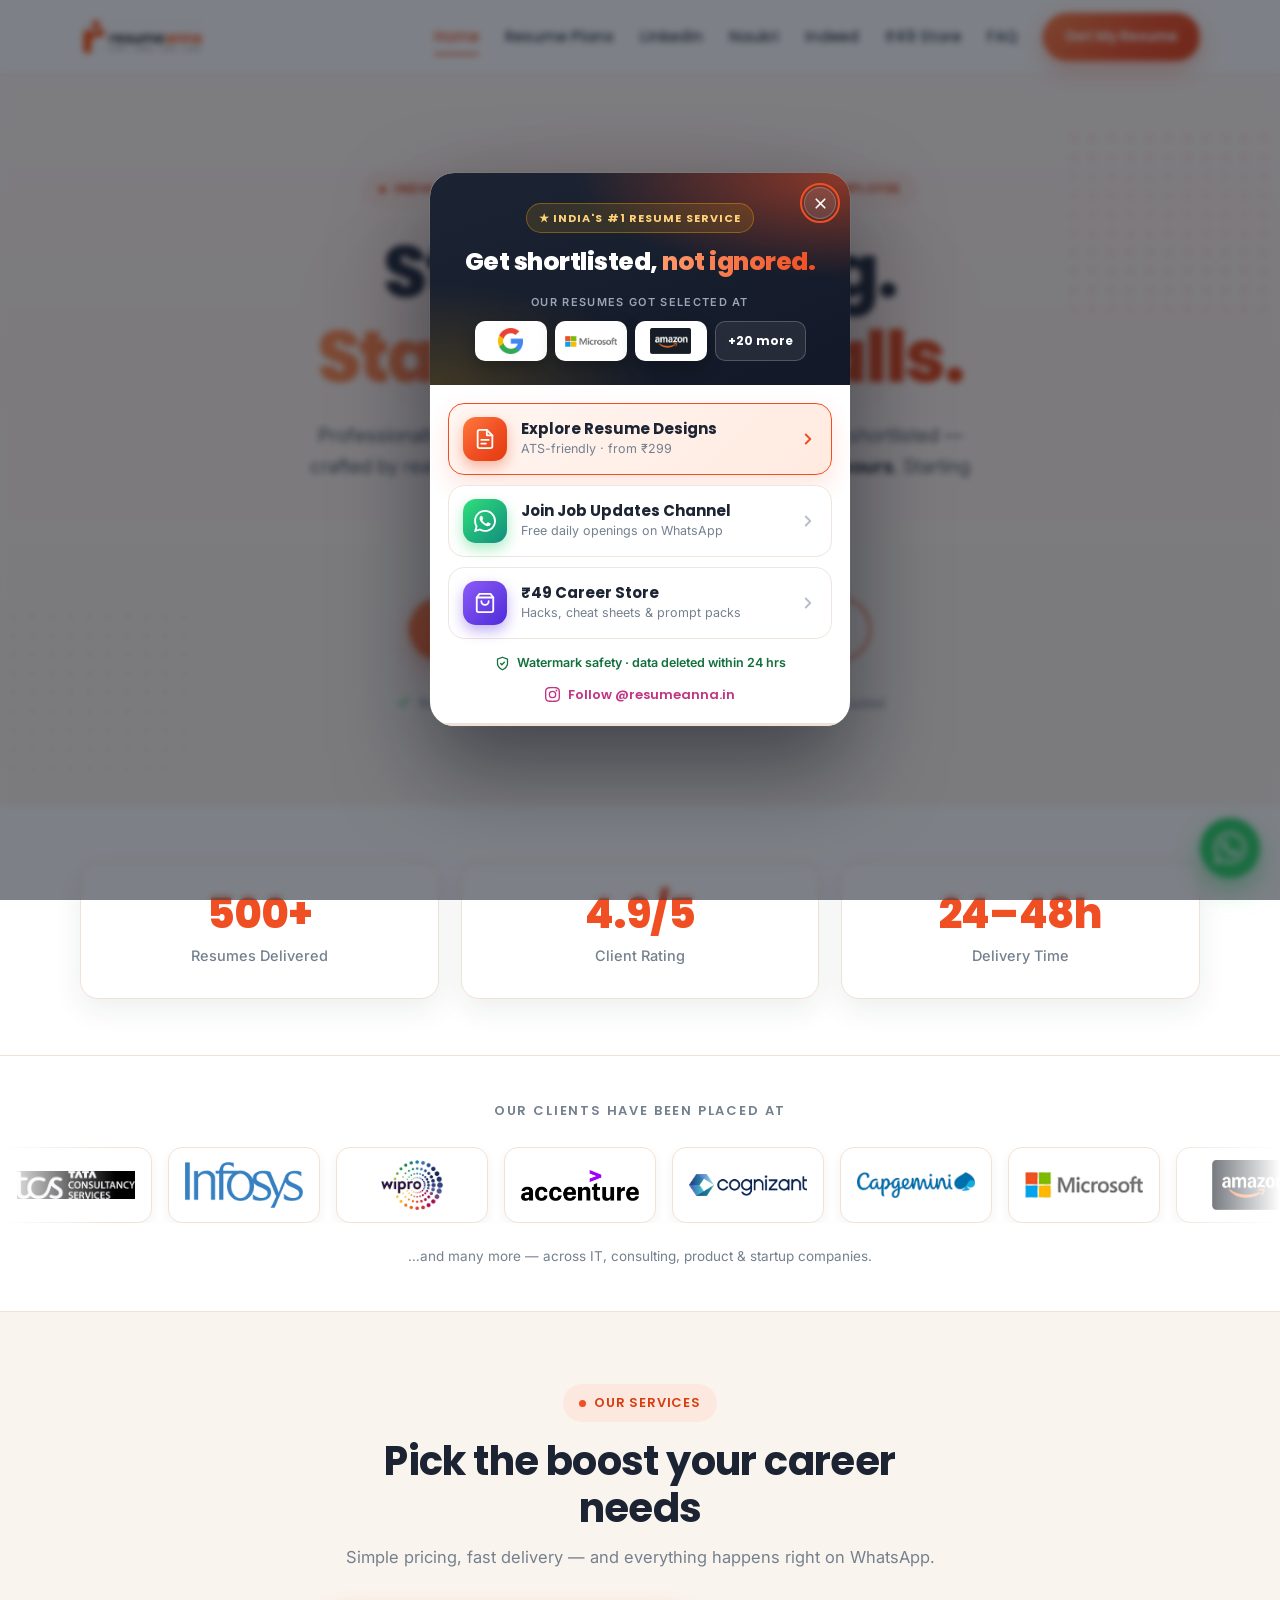
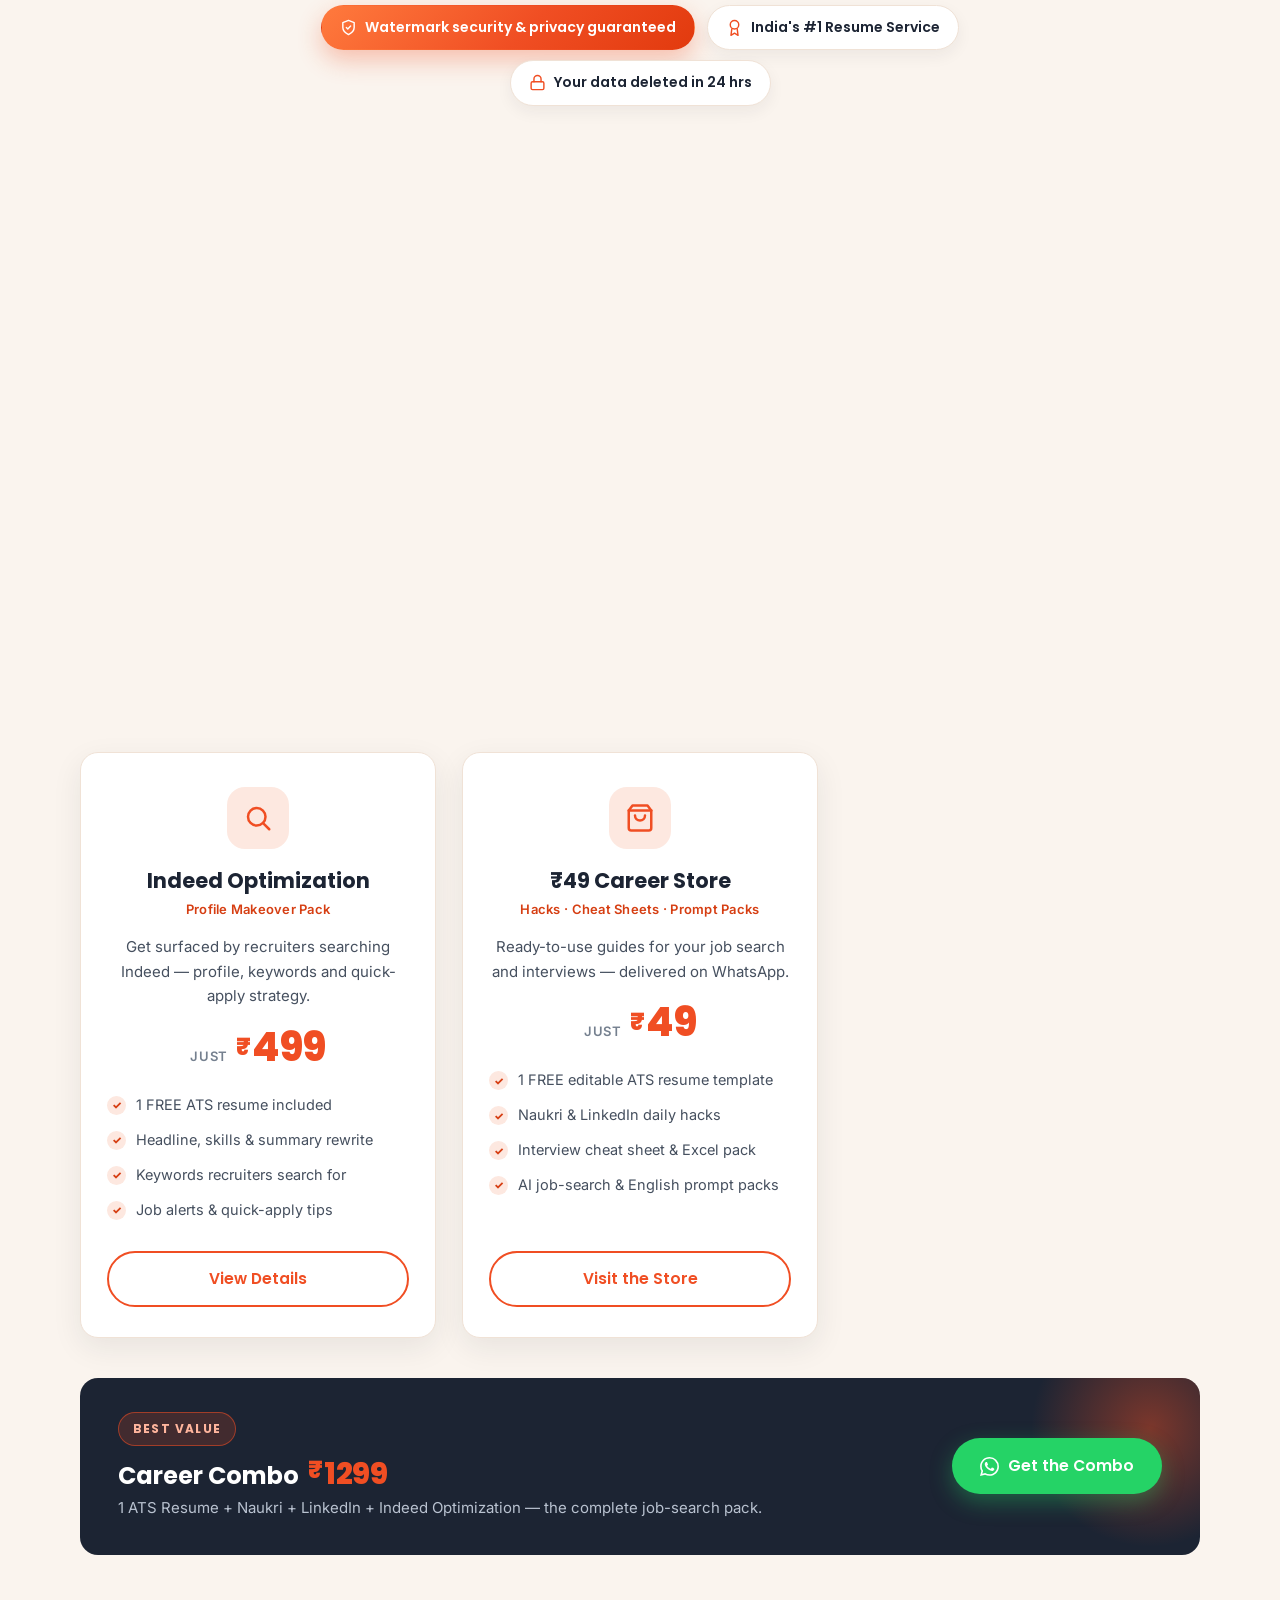
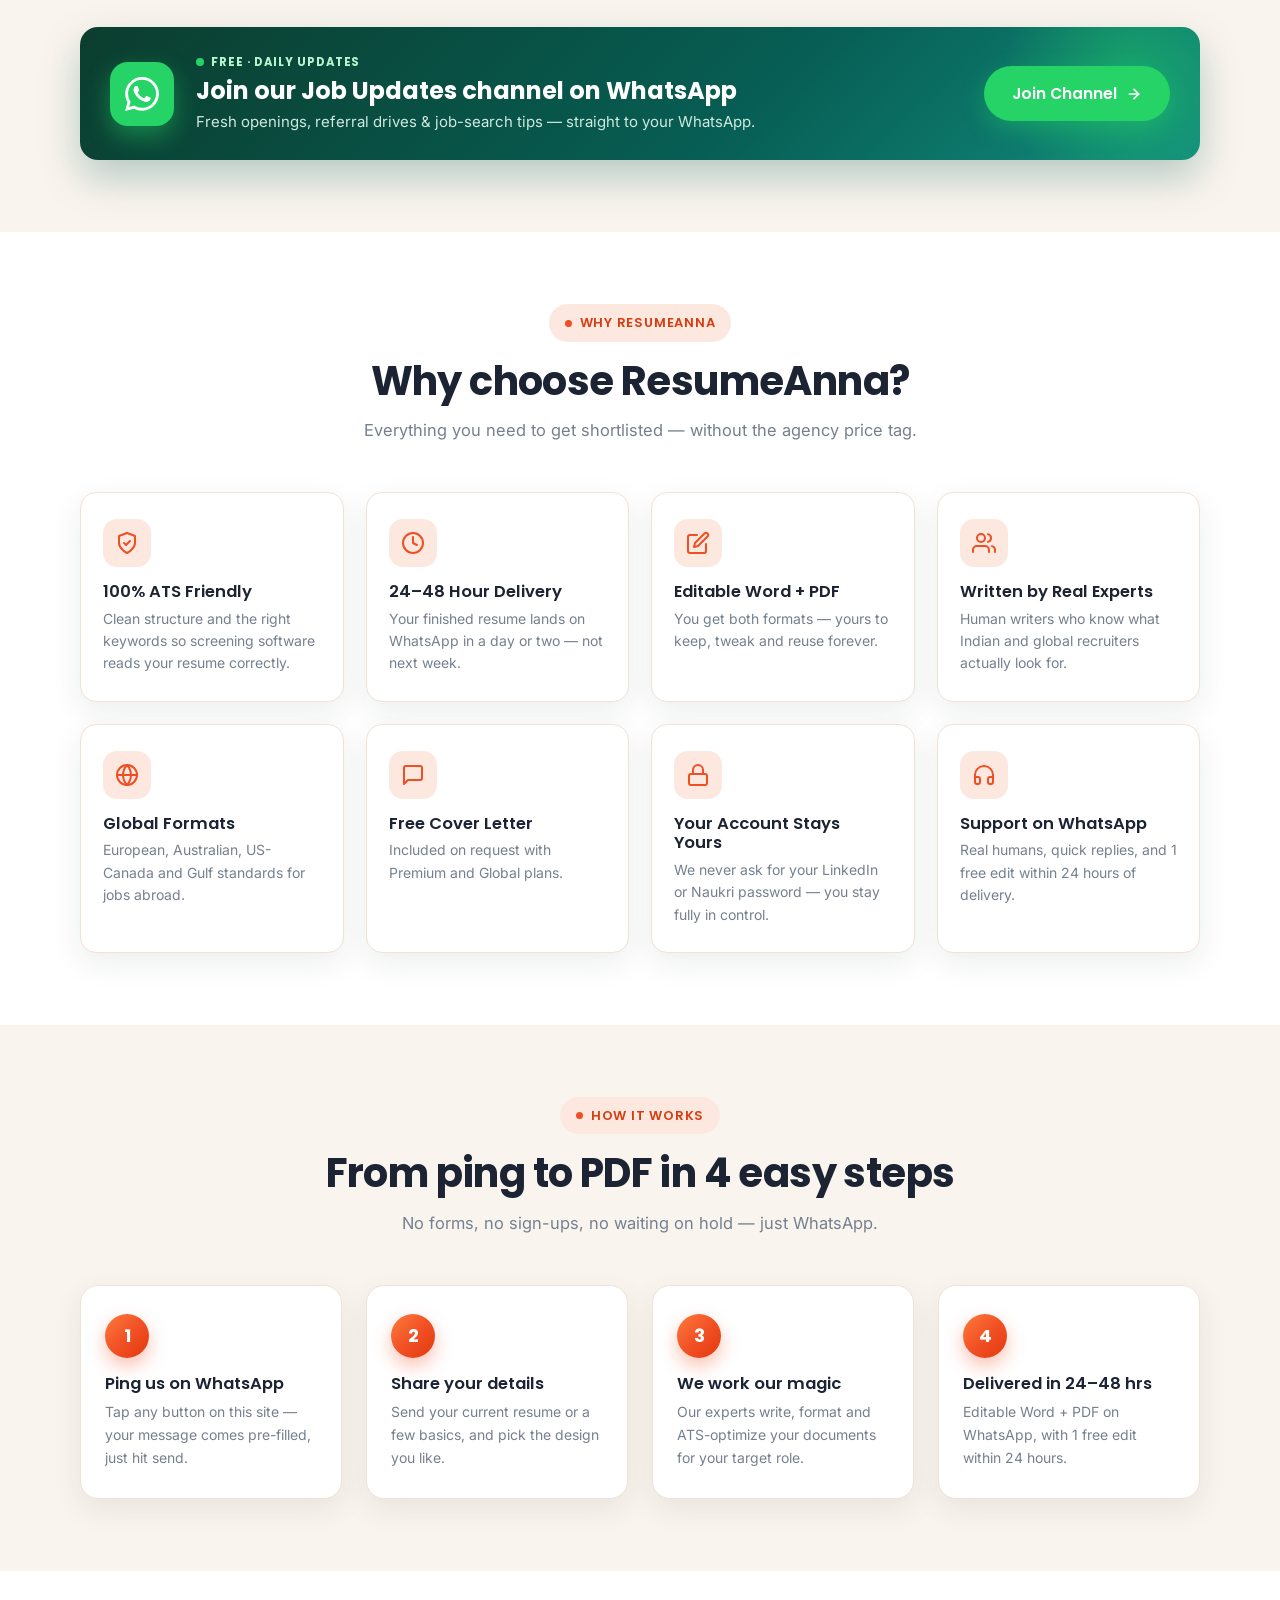
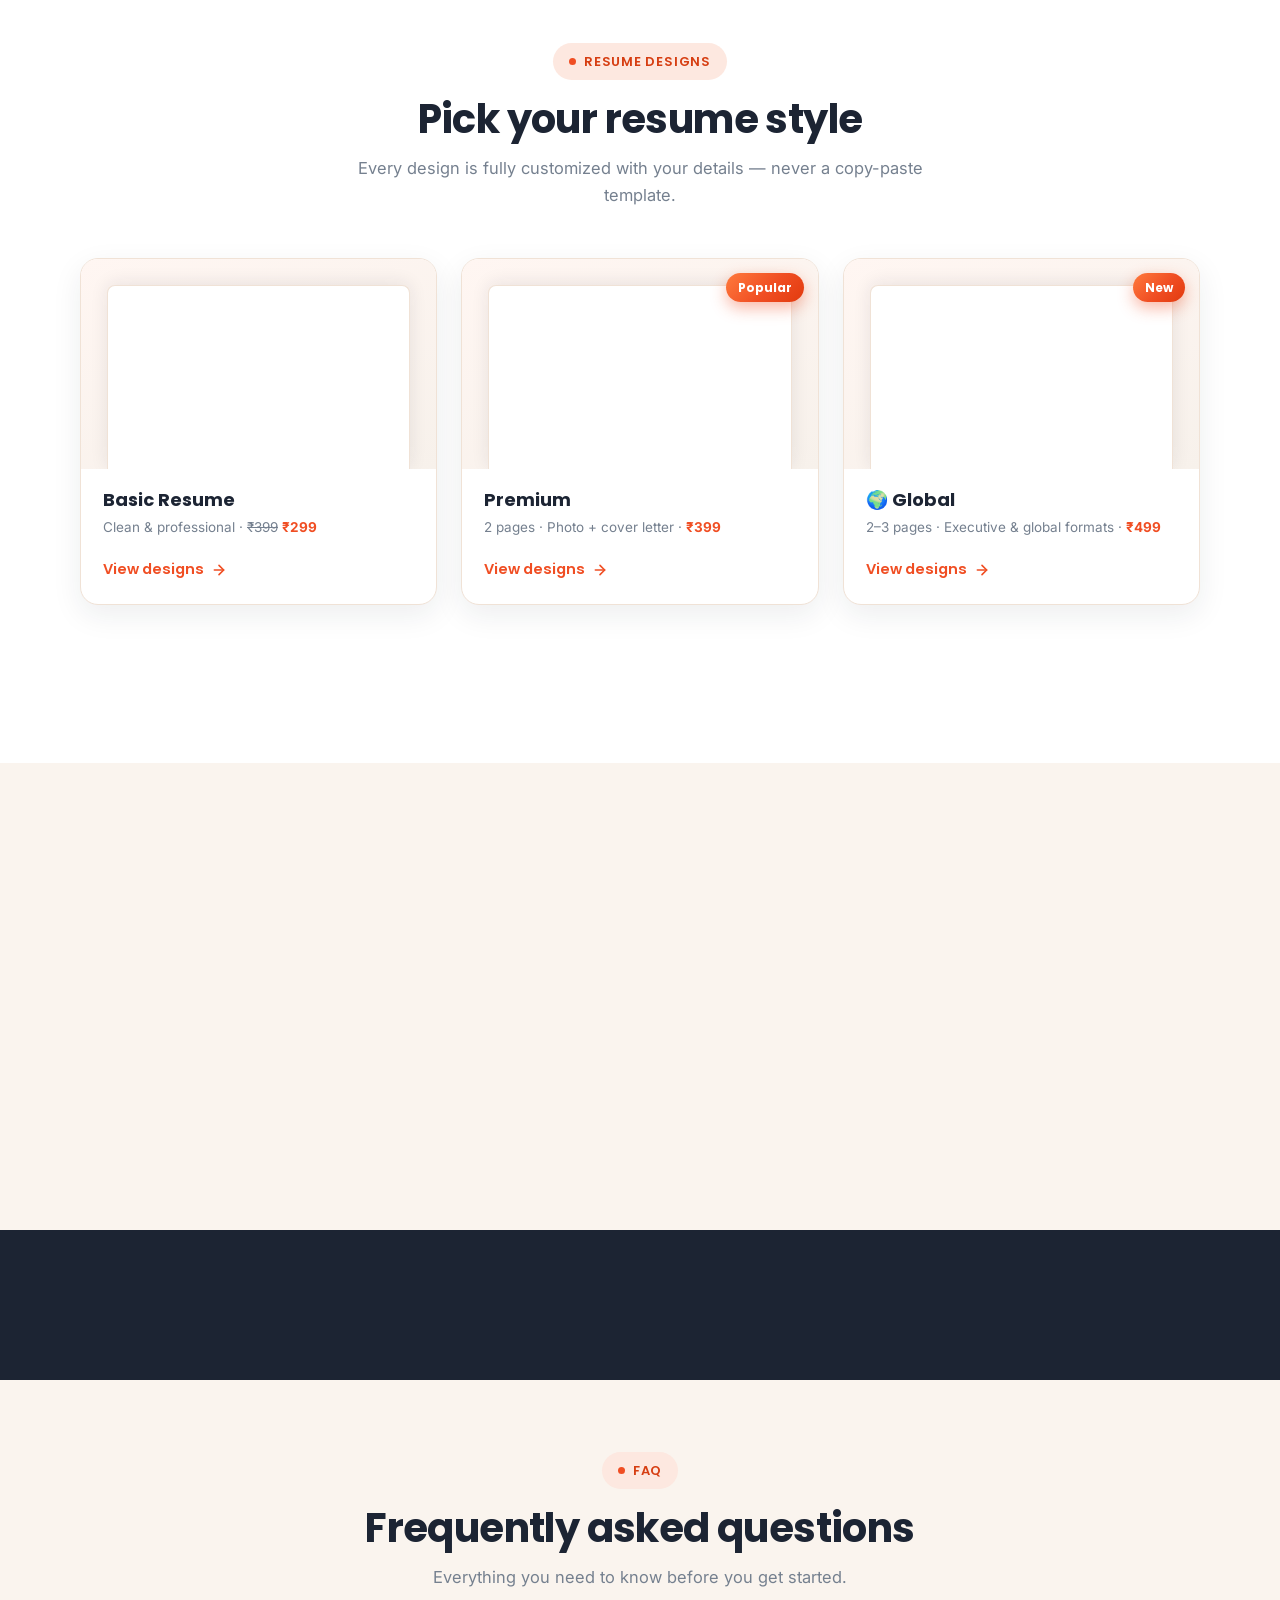
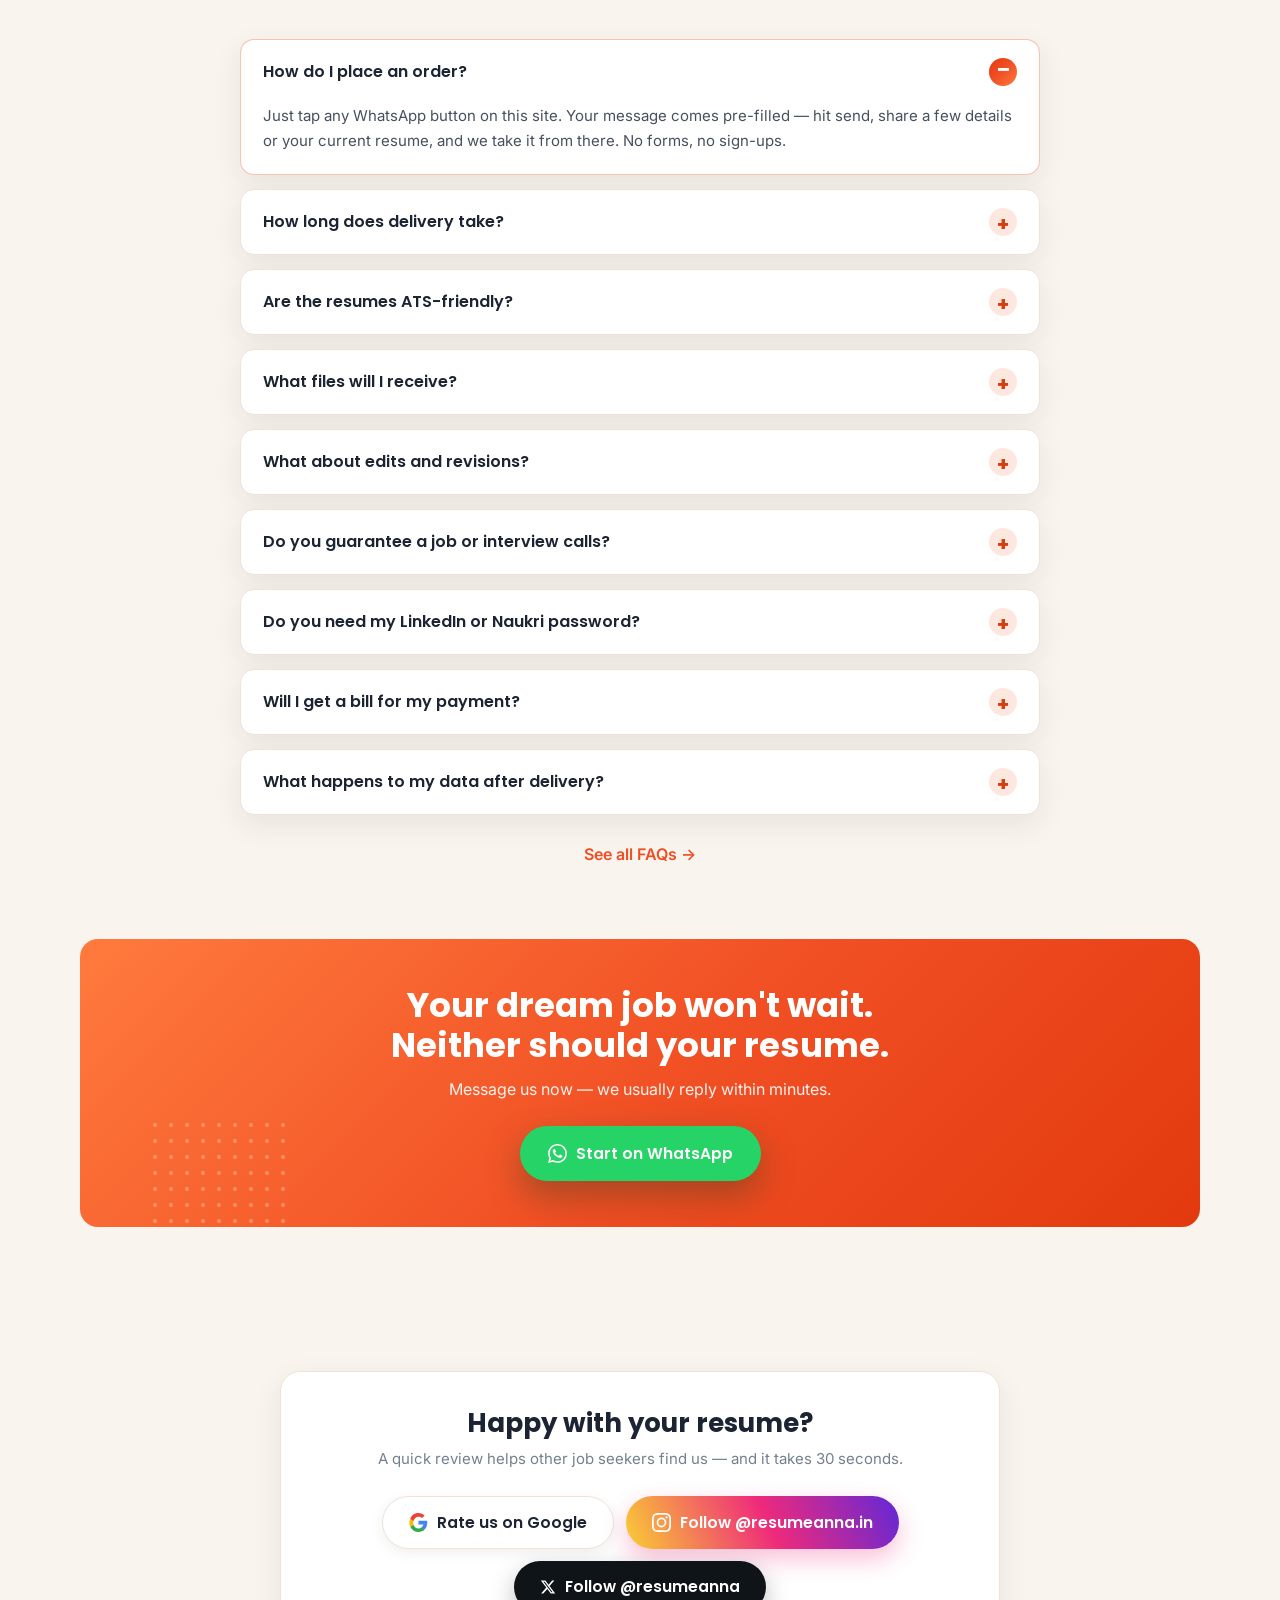
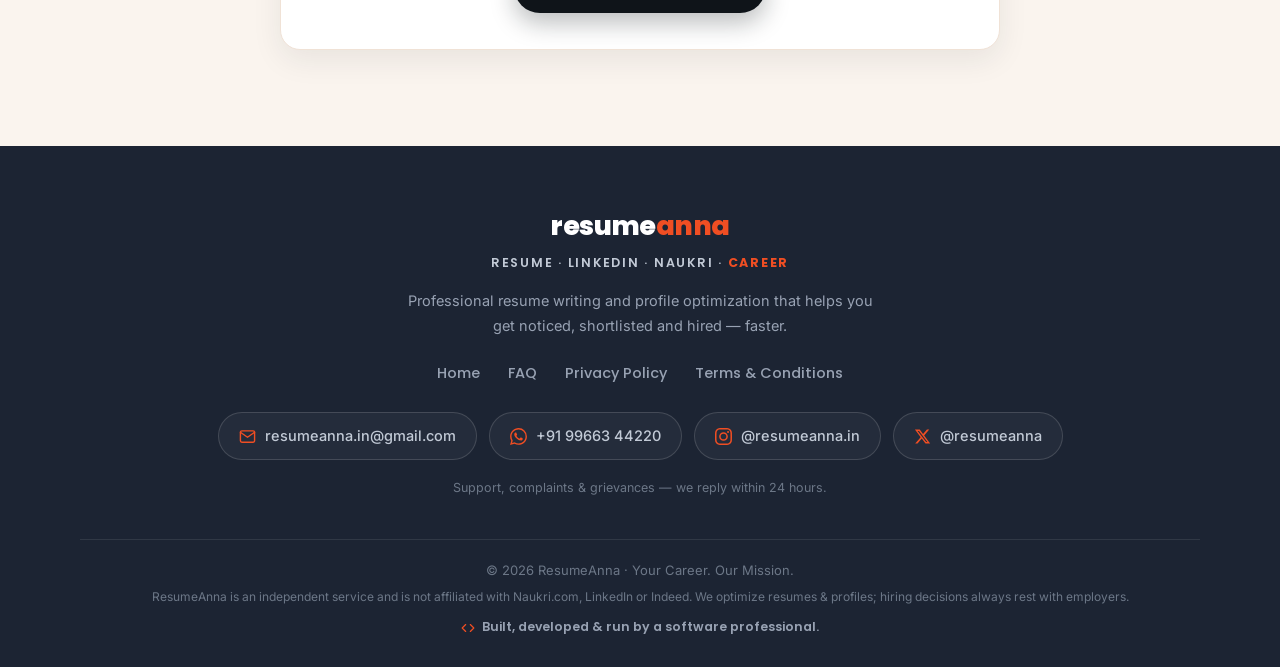
<file: index.html>
<!DOCTYPE html>
<html lang="en">
<head>

<meta charset="UTF-8">
<meta name="viewport" content="width=device-width, initial-scale=1.0">

<title>ResumeAnna.in | ATS Resume Writing, LinkedIn & Naukri Profile Optimization</title>

<meta name="description" content="Professional ATS Resume Writing, LinkedIn Profile Optimization, Naukri Profile Optimization, Cover Letters and Executive Resume Services. Starting from ₹299.">

<!-- NEW -->
<meta name="keywords" content="ATS Resume, Resume Writing, Resume Service India, ResumeAnna, LinkedIn Profile Optimization, Naukri Profile Optimization, Executive Resume, Resume Review, CV Writing">

<meta name="author" content="ResumeAnna.in">
<meta name="robots" content="index,follow,max-image-preview:large">

<link rel="canonical" href="https://resumeanna.in/">

<meta name="theme-color" content="#F04E23">

<!-- Favicons -->
<link rel="icon" href="/favicon.ico" sizes="any">
<link rel="icon" type="image/png" sizes="32x32" href="/favicon-32x32.png">
<link rel="icon" type="image/png" sizes="16x16" href="/favicon-16x16.png">
<link rel="apple-touch-icon" sizes="180x180" href="/apple-touch-icon.png">
<link rel="manifest" href="/site.webmanifest">

<!-- Open Graph -->
<meta property="og:type" content="website">
<meta property="og:title" content="ResumeAnna.in | ATS Resume Writing">
<meta property="og:description" content="Professional ATS Resume Writing, LinkedIn & Naukri Profile Optimization.">
<meta property="og:url" content="https://resumeanna.in">
<meta property="og:image" content="https://resumeanna.in/logo.png">

<!-- Twitter -->
<meta name="twitter:card" content="summary_large_image">
<meta name="twitter:title" content="ResumeAnna.in">
<meta name="twitter:description" content="Professional ATS Resume Writing">
<meta name="twitter:image" content="https://resumeanna.in/logo.png">

<!-- Fonts -->
<link rel="preconnect" href="https://fonts.googleapis.com">
<link rel="preconnect" href="https://fonts.gstatic.com" crossorigin>

<link href="https://fonts.googleapis.com/css2?family=Poppins:wght@500;600;700;800&family=Inter:wght@400;500;600;700&display=swap" rel="stylesheet">

<link rel="stylesheet" href="css/style.css?v=9">

<script src="js/main.js?v=7" defer></script>

<!-- Google Analytics -->
<script async src="https://www.googletagmanager.com/gtag/js?id=G-57ZPYQ6193"></script>
<script>
window.dataLayer = window.dataLayer || [];
function gtag(){dataLayer.push(arguments);}
gtag('js', new Date());
gtag('config', 'G-57ZPYQ6193');
</script>

<!-- Schema.org -->
<script type="application/ld+json">
{
  "@context":"https://schema.org",
  "@type":"ProfessionalService",
  "name":"ResumeAnna.in",
  "url":"https://resumeanna.in",
  "logo":"https://resumeanna.in/logo.png",
  "image":"https://resumeanna.in/logo.png",
  "description":"Professional ATS Resume Writing, LinkedIn and Naukri Profile Optimization.",
  "telephone":"+91-9966344220",
  "address":{
    "@type":"PostalAddress",
    "addressLocality":"Hyderabad",
    "addressCountry":"IN"
  },
  "sameAs":[
    "https://www.instagram.com/resumeanna.in",
    "https://x.com/resumeanna"
  ]
}
</script>

</head>
<body>

  <!-- ======= Header ======= -->
  <header class="site-head">
    <div class="container head-in">
      <a class="brand" href="index.html">
        <img src="assets/logo.png" alt="ResumeAnna — Resume, LinkedIn, Naukri, Career">
      </a>
      <button class="nav-toggle" aria-label="Open menu"><span class="bars"><span></span><span></span><span></span></span> Menu</button>
      <nav class="site-nav">
        <a href="index.html" class="active">Home</a>
        <a href="resume.html">Resume Plans</a>
        <a href="linkedin.html">LinkedIn</a>
        <a href="naukri.html">Naukri</a>
        <a href="indeed.html">Indeed</a>
        <a href="store.html">₹49 Store</a>
        <a href="faq.html">FAQ</a>
        <a class="btn btn-primary btn-sm" href="#services">Get My Resume</a>
      </nav>
    </div>
  </header>

  <!-- ======= Hero ======= -->
  <section class="hero">
    <div class="container hero-inner">
        <span class="eyebrow eyebrow-no1">India's <b>#1</b> Resume Service · Run by a Trusted Software Employee</span>
        <h1>Stop applying.<br><span class="accent">Start getting calls.</span></h1>
        <p class="lead">Professionally written, <strong>ATS-optimized resumes</strong> that get you shortlisted — crafted by real experts and delivered on WhatsApp in <strong>24–48 hours</strong>. Starting at just ₹299.</p>

        <div class="rating">
          <div class="stars" aria-hidden="true">
            <span style="--d:.15s">★</span><span style="--d:.3s">★</span><span style="--d:.45s">★</span><span style="--d:.6s">★</span><span style="--d:.75s">★</span>
          </div>
          <p>Loved by job seekers across India</p>
        </div>

        <div class="hero-cta">
          <a class="btn btn-primary btn-lg" href="#services">Get My Resume
            <svg viewBox="0 0 24 24" fill="none" stroke="currentColor" stroke-width="2.4" stroke-linecap="round" stroke-linejoin="round" aria-hidden="true"><line x1="5" y1="12" x2="19" y2="12"/><polyline points="12 5 19 12 12 19"/></svg>
          </a>
          <a class="btn btn-outline btn-lg" href="resume.html">Browse Designs</a>
        </div>

        <div class="hero-trust">
          <span><svg viewBox="0 0 24 24" fill="none" stroke="currentColor" stroke-width="2.6" stroke-linecap="round" stroke-linejoin="round"><polyline points="20 6 9 17 4 12"/></svg> No sign-up needed</span>
          <span><svg viewBox="0 0 24 24" fill="none" stroke="currentColor" stroke-width="2.6" stroke-linecap="round" stroke-linejoin="round"><polyline points="20 6 9 17 4 12"/></svg> Order on WhatsApp</span>
          <span><svg viewBox="0 0 24 24" fill="none" stroke="currentColor" stroke-width="2.6" stroke-linecap="round" stroke-linejoin="round"><polyline points="20 6 9 17 4 12"/></svg> 1 free edit included</span>
        </div>
    </div>
  </section>

  <!-- ======= Stats ======= -->
  <section class="bg-white" style="padding:56px 0">
    <div class="container">
      <div class="stats-grid">
        <div class="stat-card reveal d1"><b>500+</b><span>Resumes Delivered</span></div>
        <div class="stat-card reveal d2"><b>4.9/5</b><span>Client Rating</span></div>
        <div class="stat-card reveal d3"><b>24–48h</b><span>Delivery Time</span></div>
      </div>
    </div>
  </section>

  <!-- ======= Placed at ======= -->
  <section class="placed">
    <p class="placed-head">Our clients have been placed at</p>
    <div class="marquee marquee-logos">
      <div class="marquee-track"><span class="logo-item"><img src="companies/tcs.png" alt="TCS" loading="lazy" decoding="async"></span><span class="logo-item"><img src="companies/infosys.png" alt="Infosys" loading="lazy" decoding="async"></span><span class="logo-item"><img src="companies/wipro.png" alt="Wipro" loading="lazy" decoding="async"></span><span class="logo-item"><img src="companies/accenture.png" alt="Accenture" loading="lazy" decoding="async"></span><span class="logo-item"><img src="companies/cognizant.png" alt="Cognizant" loading="lazy" decoding="async"></span><span class="logo-item"><img src="companies/capgemini.png" alt="Capgemini" loading="lazy" decoding="async"></span><span class="logo-item"><img src="companies/microsoft.png" alt="Microsoft" loading="lazy" decoding="async"></span><span class="logo-item"><img src="companies/amazon.png" alt="Amazon" loading="lazy" decoding="async"></span><span class="logo-item"><img src="companies/google.png" alt="Google" loading="lazy" decoding="async"></span><span class="logo-item"><img src="companies/deloitte.png" alt="Deloitte" loading="lazy" decoding="async"></span><span class="logo-item"><img src="companies/pwc.png" alt="PwC" loading="lazy" decoding="async"></span><span class="logo-item"><img src="companies/ey.png" alt="EY" loading="lazy" decoding="async"></span><span class="logo-item"><img src="companies/kpmg.png" alt="KPMG" loading="lazy" decoding="async"></span><span class="logo-item"><img src="companies/dell.png" alt="Dell" loading="lazy" decoding="async"></span><span class="logo-item"><img src="companies/flipkart.png" alt="Flipkart" loading="lazy" decoding="async"></span><span class="logo-item"><img src="companies/phonepe.png" alt="PhonePe" loading="lazy" decoding="async"></span><span class="logo-item"><img src="companies/zoho.png" alt="Zoho" loading="lazy" decoding="async"></span><span class="logo-item"><img src="companies/netflix.png" alt="Netflix" loading="lazy" decoding="async"></span><span class="logo-item"><img src="companies/ola.png" alt="Ola" loading="lazy" decoding="async"></span><span class="logo-item"><img src="companies/cred.png" alt="CRED" loading="lazy" decoding="async"></span><span class="logo-item"><img src="companies/genpact.png" alt="Genpact" loading="lazy" decoding="async"></span><span class="logo-item"><img src="companies/bigbasket.png" alt="BigBasket" loading="lazy" decoding="async"></span><span class="logo-item"><img src="companies/makemytrip.png" alt="MakeMyTrip" loading="lazy" decoding="async"></span><span class="logo-item"><img src="companies/urbancompany.png" alt="Urban Company" loading="lazy" decoding="async"></span><span class="logo-item"><img src="companies/lt.png" alt="L&amp;T" loading="lazy" decoding="async"></span><span class="logo-item"><img src="companies/bms.png" alt="BookMyShow" loading="lazy" decoding="async"></span></div>
      <div class="marquee-track" aria-hidden="true"><span class="logo-item"><img src="companies/tcs.png" alt="TCS" loading="lazy" decoding="async"></span><span class="logo-item"><img src="companies/infosys.png" alt="Infosys" loading="lazy" decoding="async"></span><span class="logo-item"><img src="companies/wipro.png" alt="Wipro" loading="lazy" decoding="async"></span><span class="logo-item"><img src="companies/accenture.png" alt="Accenture" loading="lazy" decoding="async"></span><span class="logo-item"><img src="companies/cognizant.png" alt="Cognizant" loading="lazy" decoding="async"></span><span class="logo-item"><img src="companies/capgemini.png" alt="Capgemini" loading="lazy" decoding="async"></span><span class="logo-item"><img src="companies/microsoft.png" alt="Microsoft" loading="lazy" decoding="async"></span><span class="logo-item"><img src="companies/amazon.png" alt="Amazon" loading="lazy" decoding="async"></span><span class="logo-item"><img src="companies/google.png" alt="Google" loading="lazy" decoding="async"></span><span class="logo-item"><img src="companies/deloitte.png" alt="Deloitte" loading="lazy" decoding="async"></span><span class="logo-item"><img src="companies/pwc.png" alt="PwC" loading="lazy" decoding="async"></span><span class="logo-item"><img src="companies/ey.png" alt="EY" loading="lazy" decoding="async"></span><span class="logo-item"><img src="companies/kpmg.png" alt="KPMG" loading="lazy" decoding="async"></span><span class="logo-item"><img src="companies/dell.png" alt="Dell" loading="lazy" decoding="async"></span><span class="logo-item"><img src="companies/flipkart.png" alt="Flipkart" loading="lazy" decoding="async"></span><span class="logo-item"><img src="companies/phonepe.png" alt="PhonePe" loading="lazy" decoding="async"></span><span class="logo-item"><img src="companies/zoho.png" alt="Zoho" loading="lazy" decoding="async"></span><span class="logo-item"><img src="companies/netflix.png" alt="Netflix" loading="lazy" decoding="async"></span><span class="logo-item"><img src="companies/ola.png" alt="Ola" loading="lazy" decoding="async"></span><span class="logo-item"><img src="companies/cred.png" alt="CRED" loading="lazy" decoding="async"></span><span class="logo-item"><img src="companies/genpact.png" alt="Genpact" loading="lazy" decoding="async"></span><span class="logo-item"><img src="companies/bigbasket.png" alt="BigBasket" loading="lazy" decoding="async"></span><span class="logo-item"><img src="companies/makemytrip.png" alt="MakeMyTrip" loading="lazy" decoding="async"></span><span class="logo-item"><img src="companies/urbancompany.png" alt="Urban Company" loading="lazy" decoding="async"></span><span class="logo-item"><img src="companies/lt.png" alt="L&amp;T" loading="lazy" decoding="async"></span><span class="logo-item"><img src="companies/bms.png" alt="BookMyShow" loading="lazy" decoding="async"></span></div>
    </div>
    <p class="placed-note">…and many more — across IT, consulting, product &amp; startup companies.</p>
  </section>

  <!-- ======= Services ======= -->
  <section id="services">
    <div class="container">
      <div class="sec-head reveal">
        <span class="eyebrow">Our Services</span>
        <h2>Pick the boost your career needs</h2>
        <p>Simple pricing, fast delivery — and everything happens right on WhatsApp.</p>
      </div>

      <div class="assure reveal">
        <span class="assure-item assure-hero">
          <svg viewBox="0 0 24 24" fill="none" stroke="currentColor" stroke-width="2" stroke-linecap="round" stroke-linejoin="round" aria-hidden="true"><path d="M12 22s8-4 8-10V5l-8-3-8 3v7c0 6 8 10 8 10z"/><polyline points="9 12 11 14 15 10"/></svg>
          Watermark security &amp; privacy guaranteed
        </span>
        <span class="assure-item">
          <svg viewBox="0 0 24 24" fill="none" stroke="currentColor" stroke-width="2" stroke-linecap="round" stroke-linejoin="round" aria-hidden="true"><circle cx="12" cy="8" r="6"/><polyline points="8.21 13.89 7 23 12 20 17 23 15.79 13.88"/></svg>
          India's #1 Resume Service
        </span>
        <span class="assure-item">
          <svg viewBox="0 0 24 24" fill="none" stroke="currentColor" stroke-width="2" stroke-linecap="round" stroke-linejoin="round" aria-hidden="true"><rect x="3" y="11" width="18" height="11" rx="2"/><path d="M7 11V7a5 5 0 0 1 10 0v4"/></svg>
          Your data deleted in 24 hrs
        </span>
      </div>

      <div class="svc-grid">
        <!-- Resume -->
        <div class="svc-card reveal d1">
          <div class="svc-icon"><svg viewBox="0 0 24 24" fill="none" stroke="currentColor" stroke-width="2" stroke-linecap="round" stroke-linejoin="round"><path d="M14 2H6a2 2 0 0 0-2 2v16a2 2 0 0 0 2 2h12a2 2 0 0 0 2-2V8z"/><polyline points="14 2 14 8 20 8"/><line x1="16" y1="13" x2="8" y2="13"/><line x1="16" y1="17" x2="8" y2="17"/><line x1="10" y1="9" x2="8" y2="9"/></svg></div>
          <h3>Resume Writing</h3>
          <div class="svc-tag">Basic · Premium · 🌍 Global</div>
          <p>ATS-friendly, recruiter-ready resumes for everyone — from freshers to global professionals.</p>
          <div class="price-row"><span class="from">Starting</span><span class="price"><span class="rupee">₹</span>299</span></div>
          <ul class="svc-feats">
            <li>1-page &amp; 2-page professional formats</li>
            <li>Editable Word file + PDF</li>
            <li>Delivered in 24–48 hours</li>
            <li>1 free edit within 24 hours</li>
          </ul>
          <a class="btn btn-primary btn-block" href="resume.html">View Resume Plans</a>
        </div>

        <!-- LinkedIn -->
        <div class="svc-card reveal d2">
          <div class="svc-icon"><svg viewBox="0 0 24 24" fill="currentColor"><path d="M20.447 20.452h-3.554v-5.569c0-1.328-.027-3.037-1.852-3.037-1.853 0-2.136 1.445-2.136 2.939v5.667H9.351V9h3.414v1.561h.046c.477-.9 1.637-1.85 3.37-1.85 3.601 0 4.267 2.37 4.267 5.455v6.286zM5.337 7.433a2.062 2.062 0 01-2.063-2.065 2.064 2.064 0 112.063 2.065zm1.782 13.019H3.555V9h3.564v11.452zM22.225 0H1.771C.792 0 0 .774 0 1.729v20.542C0 23.227.792 24 1.771 24h20.451C23.2 24 24 23.227 24 22.271V1.729C24 .774 23.2 0 22.225 0z"/></svg></div>
          <h3>LinkedIn Optimization</h3>
          <div class="svc-tag">Profile Makeover Pack</div>
          <p>Turn your LinkedIn profile into a recruiter magnet with a personalized, step-by-step guide.</p>
          <div class="price-row"><span class="from">Just</span><span class="price"><span class="rupee">₹</span>499</span></div>
          <ul class="svc-feats">
            <li>1 FREE ATS resume included</li>
            <li>Headline, About &amp; keyword rewrite</li>
            <li>Recruiter search visibility tips</li>
            <li>Works with free LinkedIn too</li>
          </ul>
          <a class="btn btn-outline btn-block" href="linkedin.html">View Details</a>
        </div>

        <!-- Naukri -->
        <div class="svc-card reveal d3">
          <div class="svc-icon"><svg viewBox="0 0 24 24" fill="none" stroke="currentColor" stroke-width="2" stroke-linecap="round" stroke-linejoin="round"><rect x="2" y="7" width="20" height="14" rx="2"/><path d="M16 21V5a2 2 0 0 0-2-2h-4a2 2 0 0 0-2 2v16"/></svg></div>
          <h3>Naukri Optimization</h3>
          <div class="svc-tag">Profile Makeover Pack</div>
          <p>Get found by Indian recruiters — optimize your Naukri profile for the searches that matter.</p>
          <div class="price-row"><span class="from">Just</span><span class="price"><span class="rupee">₹</span>499</span></div>
          <ul class="svc-feats">
            <li>1 FREE ATS resume included</li>
            <li>Headline, key skills &amp; summary</li>
            <li>Keywords recruiters search for</li>
            <li>Profile visibility boosters</li>
          </ul>
          <a class="btn btn-outline btn-block" href="naukri.html">View Details</a>
        </div>

        <!-- Indeed -->
        <div class="svc-card reveal d4">
          <div class="svc-icon"><svg viewBox="0 0 24 24" fill="none" stroke="currentColor" stroke-width="2" stroke-linecap="round" stroke-linejoin="round"><circle cx="11" cy="11" r="7"/><line x1="21" y1="21" x2="16.65" y2="16.65"/></svg></div>
          <h3>Indeed Optimization</h3>
          <div class="svc-tag">Profile Makeover Pack</div>
          <p>Get surfaced by recruiters searching Indeed — profile, keywords and quick-apply strategy.</p>
          <div class="price-row"><span class="from">Just</span><span class="price"><span class="rupee">&#8377;</span>499</span></div>
          <ul class="svc-feats">
            <li>1 FREE ATS resume included</li>
            <li>Headline, skills &amp; summary rewrite</li>
            <li>Keywords recruiters search for</li>
            <li>Job alerts &amp; quick-apply tips</li>
          </ul>
          <a class="btn btn-outline btn-block" href="indeed.html">View Details</a>
        </div>

        <!-- ₹49 Store -->
        <div class="svc-card reveal d1">
          <div class="svc-icon"><svg viewBox="0 0 24 24" fill="none" stroke="currentColor" stroke-width="2" stroke-linecap="round" stroke-linejoin="round"><path d="M6 2 3 6v14a2 2 0 0 0 2 2h14a2 2 0 0 0 2-2V6l-3-4z"/><line x1="3" y1="6" x2="21" y2="6"/><path d="M16 10a4 4 0 0 1-8 0"/></svg></div>
          <h3>&#8377;49 Career Store</h3>
          <div class="svc-tag">Hacks &middot; Cheat Sheets &middot; Prompt Packs</div>
          <p>Ready-to-use guides for your job search and interviews — delivered on WhatsApp.</p>
          <div class="price-row"><span class="from">Just</span><span class="price"><span class="rupee">&#8377;</span>49</span></div>
          <ul class="svc-feats">
            <li>1 FREE editable ATS resume template</li>
            <li>Naukri &amp; LinkedIn daily hacks</li>
            <li>Interview cheat sheet &amp; Excel pack</li>
            <li>AI job-search &amp; English prompt packs</li>
          </ul>
          <a class="btn btn-outline btn-block" href="store.html">Visit the Store</a>
        </div>
      </div>

      <!-- Combo -->
      <div class="combo reveal">
        <div class="combo-info">
          <span class="combo-badge">Best Value</span>
          <h3>Career Combo <span class="price"><span class="rupee">₹</span>1299</span></h3>
          <p>1 ATS Resume + Naukri + LinkedIn + Indeed Optimization — the complete job-search pack.</p>
        </div>
        <a class="btn btn-wa" href="https://wa.me/919966344220?text=Hi%20ResumeAnna!%20I%20want%20the%20Career%20Combo%20(%E2%82%B91299)%20-%201%20ATS%20Resume%20%2B%20Naukri%20%2B%20LinkedIn%20%2B%20Indeed." target="_blank" rel="noopener">
          <svg viewBox="0 0 24 24" fill="currentColor" aria-hidden="true"><path d="M17.472 14.382c-.297-.149-1.758-.867-2.03-.967-.273-.099-.471-.148-.67.15-.197.297-.767.966-.94 1.164-.173.199-.347.223-.644.075-.297-.15-1.255-.463-2.39-1.475-.883-.788-1.48-1.761-1.653-2.059-.173-.297-.018-.458.13-.606.134-.133.298-.347.446-.52.149-.174.198-.298.298-.497.099-.198.05-.371-.025-.52-.075-.149-.669-1.612-.916-2.207-.242-.579-.487-.5-.669-.51-.173-.008-.371-.01-.57-.01-.198 0-.52.074-.792.372-.272.297-1.04 1.016-1.04 2.479 0 1.462 1.065 2.875 1.213 3.074.149.198 2.096 3.2 5.077 4.487.709.306 1.262.489 1.694.625.712.227 1.36.195 1.871.118.571-.085 1.758-.719 2.006-1.413.248-.694.248-1.289.173-1.413-.074-.124-.272-.198-.57-.347m-5.421 7.403h-.004a9.87 9.87 0 01-5.031-1.378l-.361-.214-3.741.982.998-3.648-.235-.374a9.86 9.86 0 01-1.51-5.26c.001-5.45 4.436-9.884 9.888-9.884 2.64 0 5.122 1.03 6.988 2.898a9.825 9.825 0 012.893 6.994c-.003 5.45-4.437 9.884-9.885 9.884m8.413-18.297A11.815 11.815 0 0012.05 0C5.495 0 .16 5.335.157 11.892c0 2.096.547 4.142 1.588 5.945L.057 24l6.305-1.654a11.882 11.882 0 005.683 1.448h.005c6.554 0 11.89-5.335 11.893-11.893a11.821 11.821 0 00-3.48-8.413z"/></svg>
          Get the Combo
        </a>
      </div>
    </div>
  </section>

  <!-- ======= WhatsApp job-updates channel ======= -->
  <section class="chan-sec">
    <div class="container">
      <a class="chan-banner reveal" href="https://whatsapp.com/channel/0029VbDqwgeICVfcjmxncG1y" target="_blank" rel="noopener">
        <span class="chan-ic"><svg viewBox="0 0 24 24" fill="currentColor" aria-hidden="true"><path d="M17.472 14.382c-.297-.149-1.758-.867-2.03-.967-.273-.099-.471-.148-.67.15-.197.297-.767.966-.94 1.164-.173.199-.347.223-.644.075-.297-.15-1.255-.463-2.39-1.475-.883-.788-1.48-1.761-1.653-2.059-.173-.297-.018-.458.13-.606.134-.133.298-.347.446-.52.149-.174.198-.298.298-.497.099-.198.05-.371-.025-.52-.075-.149-.669-1.612-.916-2.207-.242-.579-.487-.5-.669-.51-.173-.008-.371-.01-.57-.01-.198 0-.52.074-.792.372-.272.297-1.04 1.016-1.04 2.479 0 1.462 1.065 2.875 1.213 3.074.149.198 2.096 3.2 5.077 4.487.709.306 1.262.489 1.694.625.712.227 1.36.195 1.871.118.571-.085 1.758-.719 2.006-1.413.248-.694.248-1.289.173-1.413-.074-.124-.272-.198-.57-.347m-5.421 7.403h-.004a9.87 9.87 0 01-5.031-1.378l-.361-.214-3.741.982.998-3.648-.235-.374a9.86 9.86 0 01-1.51-5.26c.001-5.45 4.436-9.884 9.888-9.884 2.64 0 5.122 1.03 6.988 2.898a9.825 9.825 0 012.893 6.994c-.003 5.45-4.437 9.884-9.885 9.884m8.413-18.297A11.815 11.815 0 0012.05 0C5.495 0 .16 5.335.157 11.892c0 2.096.547 4.142 1.588 5.945L.057 24l6.305-1.654a11.882 11.882 0 005.683 1.448h.005c6.554 0 11.89-5.335 11.893-11.893a11.821 11.821 0 00-3.48-8.413z"/></svg></span>
        <span class="chan-copy">
          <span class="chan-live"><i></i> Free · Daily updates</span>
          <b>Join our Job Updates channel on WhatsApp</b>
          <span>Fresh openings, referral drives &amp; job-search tips — straight to your WhatsApp.</span>
        </span>
        <span class="btn btn-wa chan-btn">Join Channel <svg viewBox="0 0 24 24" fill="none" stroke="currentColor" stroke-width="2.6" stroke-linecap="round" stroke-linejoin="round" aria-hidden="true"><line x1="5" y1="12" x2="19" y2="12"/><polyline points="12 5 19 12 12 19"/></svg></span>
      </a>
    </div>
  </section>

  <!-- ======= Why choose ======= -->
  <section class="bg-white">
    <div class="container">
      <div class="sec-head reveal">
        <span class="eyebrow">Why ResumeAnna</span>
        <h2>Why choose ResumeAnna?</h2>
        <p>Everything you need to get shortlisted — without the agency price tag.</p>
      </div>

      <div class="feat-grid">
        <div class="feat-card reveal d1">
          <div class="feat-ic"><svg viewBox="0 0 24 24" fill="none" stroke="currentColor" stroke-width="2" stroke-linecap="round" stroke-linejoin="round"><path d="M12 22s8-4 8-10V5l-8-3-8 3v7c0 6 8 10 8 10z"/><polyline points="9 12 11 14 15 10"/></svg></div>
          <h4>100% ATS Friendly</h4>
          <p>Clean structure and the right keywords so screening software reads your resume correctly.</p>
        </div>
        <div class="feat-card reveal d2">
          <div class="feat-ic"><svg viewBox="0 0 24 24" fill="none" stroke="currentColor" stroke-width="2" stroke-linecap="round" stroke-linejoin="round"><circle cx="12" cy="12" r="10"/><polyline points="12 6 12 12 16 14"/></svg></div>
          <h4>24–48 Hour Delivery</h4>
          <p>Your finished resume lands on WhatsApp in a day or two — not next week.</p>
        </div>
        <div class="feat-card reveal d3">
          <div class="feat-ic"><svg viewBox="0 0 24 24" fill="none" stroke="currentColor" stroke-width="2" stroke-linecap="round" stroke-linejoin="round"><path d="M11 4H4a2 2 0 0 0-2 2v14a2 2 0 0 0 2 2h14a2 2 0 0 0 2-2v-7"/><path d="M18.5 2.5a2.121 2.121 0 0 1 3 3L12 15l-4 1 1-4 9.5-9.5z"/></svg></div>
          <h4>Editable Word + PDF</h4>
          <p>You get both formats — yours to keep, tweak and reuse forever.</p>
        </div>
        <div class="feat-card reveal d4">
          <div class="feat-ic"><svg viewBox="0 0 24 24" fill="none" stroke="currentColor" stroke-width="2" stroke-linecap="round" stroke-linejoin="round"><path d="M17 21v-2a4 4 0 0 0-4-4H5a4 4 0 0 0-4 4v2"/><circle cx="9" cy="7" r="4"/><path d="M23 21v-2a4 4 0 0 0-3-3.87"/><path d="M16 3.13a4 4 0 0 1 0 7.75"/></svg></div>
          <h4>Written by Real Experts</h4>
          <p>Human writers who know what Indian and global recruiters actually look for.</p>
        </div>
        <div class="feat-card reveal d1">
          <div class="feat-ic"><svg viewBox="0 0 24 24" fill="none" stroke="currentColor" stroke-width="2" stroke-linecap="round" stroke-linejoin="round"><circle cx="12" cy="12" r="10"/><line x1="2" y1="12" x2="22" y2="12"/><path d="M12 2a15.3 15.3 0 0 1 4 10 15.3 15.3 0 0 1-4 10 15.3 15.3 0 0 1-4-10 15.3 15.3 0 0 1 4-10z"/></svg></div>
          <h4>Global Formats</h4>
          <p>European, Australian, US-Canada and Gulf standards for jobs abroad.</p>
        </div>
        <div class="feat-card reveal d2">
          <div class="feat-ic"><svg viewBox="0 0 24 24" fill="none" stroke="currentColor" stroke-width="2" stroke-linecap="round" stroke-linejoin="round"><path d="M21 15a2 2 0 0 1-2 2H7l-4 4V5a2 2 0 0 1 2-2h14a2 2 0 0 1 2 2z"/></svg></div>
          <h4>Free Cover Letter</h4>
          <p>Included on request with Premium and Global plans.</p>
        </div>
        <div class="feat-card reveal d3">
          <div class="feat-ic"><svg viewBox="0 0 24 24" fill="none" stroke="currentColor" stroke-width="2" stroke-linecap="round" stroke-linejoin="round"><rect x="3" y="11" width="18" height="11" rx="2"/><path d="M7 11V7a5 5 0 0 1 10 0v4"/></svg></div>
          <h4>Your Account Stays Yours</h4>
          <p>We never ask for your LinkedIn or Naukri password — you stay fully in control.</p>
        </div>
        <div class="feat-card reveal d4">
          <div class="feat-ic"><svg viewBox="0 0 24 24" fill="none" stroke="currentColor" stroke-width="2" stroke-linecap="round" stroke-linejoin="round"><path d="M3 18v-6a9 9 0 0 1 18 0v6"/><path d="M21 19a2 2 0 0 1-2 2h-1a2 2 0 0 1-2-2v-3a2 2 0 0 1 2-2h3zM3 19a2 2 0 0 0 2 2h1a2 2 0 0 0 2-2v-3a2 2 0 0 0-2-2H3z"/></svg></div>
          <h4>Support on WhatsApp</h4>
          <p>Real humans, quick replies, and 1 free edit within 24 hours of delivery.</p>
        </div>
      </div>
    </div>
  </section>

  <!-- ======= How it works ======= -->
  <section>
    <div class="container">
      <div class="sec-head reveal">
        <span class="eyebrow">How It Works</span>
        <h2>From ping to PDF in 4 easy steps</h2>
        <p>No forms, no sign-ups, no waiting on hold — just WhatsApp.</p>
      </div>
      <div class="steps-grid">
        <div class="step reveal d1">
          <div class="step-num">1</div>
          <h4>Ping us on WhatsApp</h4>
          <p>Tap any button on this site — your message comes pre-filled, just hit send.</p>
        </div>
        <div class="step reveal d2">
          <div class="step-num">2</div>
          <h4>Share your details</h4>
          <p>Send your current resume or a few basics, and pick the design you like.</p>
        </div>
        <div class="step reveal d3">
          <div class="step-num">3</div>
          <h4>We work our magic</h4>
          <p>Our experts write, format and ATS-optimize your documents for your target role.</p>
        </div>
        <div class="step reveal d4">
          <div class="step-num">4</div>
          <h4>Delivered in 24–48 hrs</h4>
          <p>Editable Word + PDF on WhatsApp, with 1 free edit within 24 hours.</p>
        </div>
      </div>
    </div>
  </section>

  <!-- ======= Resume designs showcase ======= -->
  <section class="bg-white">
    <div class="container">
      <div class="sec-head reveal">
        <span class="eyebrow">Resume Designs</span>
        <h2>Pick your resume style</h2>
        <p>Every design is fully customized with your details — never a copy-paste template.</p>
      </div>

      <div class="tpl-grid">
        <a class="tpl-card reveal d1" href="resume.html#basic">
          <div class="tpl-preview">
            <img src="previews/basic.jpg" alt="Basic Resume design preview" loading="lazy" decoding="async">
          </div>
          <div class="tpl-body">
            <h3>Basic Resume</h3>
            <div class="meta">Clean &amp; professional · <s>₹399</s> <strong style="color:var(--orange)">₹299</strong></div>
            <span class="go">View designs
              <svg viewBox="0 0 24 24" fill="none" stroke="currentColor" stroke-width="2.4" stroke-linecap="round" stroke-linejoin="round"><line x1="5" y1="12" x2="19" y2="12"/><polyline points="12 5 19 12 12 19"/></svg>
            </span>
          </div>
        </a>

        <a class="tpl-card reveal d2" href="resume.html#premium">
          <div class="tpl-preview">
            <span class="tpl-badge">Popular</span>
            <img src="previews/premium.jpg" alt="Premium resume design preview" loading="lazy" decoding="async">
          </div>
          <div class="tpl-body">
            <h3>Premium</h3>
            <div class="meta">2 pages · Photo + cover letter · <strong style="color:var(--orange)">₹399</strong></div>
            <span class="go">View designs
              <svg viewBox="0 0 24 24" fill="none" stroke="currentColor" stroke-width="2.4" stroke-linecap="round" stroke-linejoin="round"><line x1="5" y1="12" x2="19" y2="12"/><polyline points="12 5 19 12 12 19"/></svg>
            </span>
          </div>
        </a>

        <a class="tpl-card reveal d3" href="resume.html#international">
          <div class="tpl-preview">
            <span class="tpl-badge">New</span>
            <img src="previews/global.jpg" alt="Global resume design preview" loading="lazy" decoding="async">
          </div>
          <div class="tpl-body">
            <h3>🌍 Global</h3>
            <div class="meta">2–3 pages · Executive &amp; global formats · <strong style="color:var(--orange)">₹499</strong></div>
            <span class="go">View designs
              <svg viewBox="0 0 24 24" fill="none" stroke="currentColor" stroke-width="2.4" stroke-linecap="round" stroke-linejoin="round"><line x1="5" y1="12" x2="19" y2="12"/><polyline points="12 5 19 12 12 19"/></svg>
            </span>
          </div>
        </a>
      </div>

      <p class="center reveal" style="margin-top:30px">
        <a class="btn btn-primary" href="resume.html">See All Resume Plans</a>
      </p>
    </div>
  </section>

  <!-- ======= Categories ======= -->
  <section>
    <div class="container">
      <div class="sec-head reveal">
        <span class="eyebrow">ATS Resume — We Cover All</span>
        <h2>Every profile. Every industry.</h2>
        <p>Whatever your field or experience level, we know what recruiters in your space want to see.</p>
      </div>
      <div class="cat-grid reveal">
        <span class="cat-pill">Fresher Resume</span>
        <span class="cat-pill">Professional Resume</span>
        <span class="cat-pill">IT Resume</span>
        <span class="cat-pill">Non-IT Resume</span>
        <span class="cat-pill">Non-Tech Resume</span>
        <span class="cat-pill">Local Jobs Resume</span>
        <span class="cat-pill">Leadership Resume</span>
        <span class="cat-pill">International &amp; Global</span>
      </div>
    </div>
  </section>

  <!--
  ============================================================
  TESTIMONIALS SECTION (currently switched off)
  To switch it on: delete this opening comment line and the
  closing comment line at the end of this block, then replace
  every quote, name and initial with a genuine client review.
  Please only publish reviews real clients actually gave you.
  ============================================================
  <section class="bg-white">
    <div class="container">
      <div class="sec-head reveal">
        <span class="eyebrow">Testimonials</span>
        <h2>What our clients say</h2>
        <p>Real words from people we helped get hired.</p>
      </div>
      <div class="tst-grid">
        <div class="tst-card reveal d1">
          <span class="mini-stars">★★★★★</span>
          <p>"PASTE A REAL CLIENT REVIEW HERE."</p>
          <div class="tst-who">
            <div class="tst-av">A</div>
            <div><b>Client Name</b><small>Job title, City</small></div>
          </div>
        </div>
        <div class="tst-card reveal d2">
          <span class="mini-stars">★★★★★</span>
          <p>"PASTE A REAL CLIENT REVIEW HERE."</p>
          <div class="tst-who">
            <div class="tst-av">B</div>
            <div><b>Client Name</b><small>Job title, City</small></div>
          </div>
        </div>
        <div class="tst-card reveal d3">
          <span class="mini-stars">★★★★★</span>
          <p>"PASTE A REAL CLIENT REVIEW HERE."</p>
          <div class="tst-who">
            <div class="tst-av">C</div>
            <div><b>Client Name</b><small>Job title, City</small></div>
          </div>
        </div>
      </div>
    </div>
  </section>
  -->

  <!-- ======= Trust strip ======= -->
  <div class="trust">
    <div class="container trust-grid">
      <div class="trust-item reveal">
        <div class="trust-icon"><svg viewBox="0 0 24 24" fill="none" stroke="currentColor" stroke-width="2" stroke-linecap="round" stroke-linejoin="round"><path d="M12 22s8-4 8-10V5l-8-3-8 3v7c0 6 8 10 8 10z"/><polyline points="9 12 11 14 15 10"/></svg></div>
        <div><h4>ATS Friendly</h4><p>100% optimized to pass screening bots</p></div>
      </div>
      <div class="trust-item reveal d1">
        <div class="trust-icon"><svg viewBox="0 0 24 24" fill="none" stroke="currentColor" stroke-width="2" stroke-linecap="round" stroke-linejoin="round"><circle cx="12" cy="12" r="10"/><polyline points="12 6 12 12 16 14"/></svg></div>
        <div><h4>Fast Delivery</h4><p>Your files ready in 24–48 hours</p></div>
      </div>
      <div class="trust-item reveal d2">
        <div class="trust-icon"><svg viewBox="0 0 24 24" fill="none" stroke="currentColor" stroke-width="2" stroke-linecap="round" stroke-linejoin="round"><path d="M11 4H4a2 2 0 0 0-2 2v14a2 2 0 0 0 2 2h14a2 2 0 0 0 2-2v-7"/><path d="M18.5 2.5a2.121 2.121 0 0 1 3 3L12 15l-4 1 1-4 9.5-9.5z"/></svg></div>
        <div><h4>Editable Files</h4><p>Word + PDF — yours to keep forever</p></div>
      </div>
      <div class="trust-item reveal d3">
        <div class="trust-icon"><svg viewBox="0 0 24 24" fill="none" stroke="currentColor" stroke-width="2" stroke-linecap="round" stroke-linejoin="round"><path d="M3 18v-6a9 9 0 0 1 18 0v6"/><path d="M21 19a2 2 0 0 1-2 2h-1a2 2 0 0 1-2-2v-3a2 2 0 0 1 2-2h3zM3 19a2 2 0 0 0 2 2h1a2 2 0 0 0 2-2v-3a2 2 0 0 0-2-2H3z"/></svg></div>
        <div><h4>Expert Support</h4><p>Real humans, right on WhatsApp</p></div>
      </div>
    </div>
  </div>

  <!-- ======= FAQ ======= -->
  <section id="faq">
    <div class="container">
      <div class="sec-head reveal">
        <span class="eyebrow">FAQ</span>
        <h2>Frequently asked questions</h2>
        <p>Everything you need to know before you get started.</p>
      </div>

      <div class="faq-list">
        <details class="faq-item reveal" open>
          <summary>How do I place an order?</summary>
          <div class="faq-a">Just tap any WhatsApp button on this site. Your message comes pre-filled — hit send, share a few details or your current resume, and we take it from there. No forms, no sign-ups.</div>
        </details>
        <details class="faq-item reveal">
          <summary>How long does delivery take?</summary>
          <div class="faq-a">Most resumes and profile guides are delivered within <strong>24–48 hours</strong> of confirmation. Need it sooner? Message us on WhatsApp and we'll try our best.</div>
        </details>
        <details class="faq-item reveal">
          <summary>Are the resumes ATS-friendly?</summary>
          <div class="faq-a">Yes. Every resume is built to pass Applicant Tracking Systems — clean structure, the right keywords, and a format recruiters and software both read easily.</div>
        </details>
        <details class="faq-item reveal">
          <summary>What files will I receive?</summary>
          <div class="faq-a">You get a fully <strong>editable Word file plus a ready-to-send PDF</strong> — yours to keep and reuse whenever you like.</div>
        </details>
        <details class="faq-item reveal">
          <summary>What about edits and revisions?</summary>
          <div class="faq-a">You get <strong>1 free edit within 24 hours</strong> of delivery. After that, additional edits are just <strong>₹50 each</strong>.</div>
        </details>
        <details class="faq-item reveal">
          <summary>Do you guarantee a job or interview calls?</summary>
          <div class="faq-a">Honestly, no one truthfully can. We optimize your resume and profile to maximize quality and visibility, but interview calls depend on your experience, the market and recruiter requirements. We focus on giving you the strongest possible start.</div>
        </details>
        <details class="faq-item reveal">
          <summary>Do you need my LinkedIn or Naukri password?</summary>
          <div class="faq-a">Never. We <strong>never ask for your password or login</strong> — even if you offer. You update your own profile using our simple step-by-step guide, so your account always stays secure.</div>
        </details>
        <details class="faq-item reveal">
          <summary>Will I get a bill for my payment?</summary>
          <div class="faq-a"><strong>Yes — a bill is given whenever you ask for it</strong>, for any payment: advance payment, part payment or full payment. Just request it on WhatsApp and we'll send it across on WhatsApp or by email.</div>
        </details>
        <details class="faq-item reveal">
          <summary>What happens to my data after delivery?</summary>
          <div class="faq-a"><strong>All your data is deleted within 24 hours</strong> of delivery — your resume, documents and personal details are permanently removed from our devices and folders. We never store, sell or share them. Do keep your own copy of the delivered files. Read our <a href="privacy.html" style="color:var(--orange);font-weight:600">Privacy Policy</a>.</div>
        </details>
      </div>
      <p class="center reveal" style="margin-top:26px"><a href="faq.html" style="color:var(--orange);font-weight:600">See all FAQs →</a></p>
    </div>
  </section>

  <!-- ======= CTA band ======= -->
  <section style="padding-top:0">
    <div class="container">
      <div class="cta-band reveal">
        <h2>Your dream job won't wait.<br>Neither should your resume.</h2>
        <p>Message us now — we usually reply within minutes.</p>
        <a class="btn btn-wa" href="https://wa.me/919966344220?text=Hi%20ResumeAnna!%20I%20want%20to%20know%20more%20about%20your%20services." target="_blank" rel="noopener">
          <svg viewBox="0 0 24 24" fill="currentColor" aria-hidden="true"><path d="M17.472 14.382c-.297-.149-1.758-.867-2.03-.967-.273-.099-.471-.148-.67.15-.197.297-.767.966-.94 1.164-.173.199-.347.223-.644.075-.297-.15-1.255-.463-2.39-1.475-.883-.788-1.48-1.761-1.653-2.059-.173-.297-.018-.458.13-.606.134-.133.298-.347.446-.52.149-.174.198-.298.298-.497.099-.198.05-.371-.025-.52-.075-.149-.669-1.612-.916-2.207-.242-.579-.487-.5-.669-.51-.173-.008-.371-.01-.57-.01-.198 0-.52.074-.792.372-.272.297-1.04 1.016-1.04 2.479 0 1.462 1.065 2.875 1.213 3.074.149.198 2.096 3.2 5.077 4.487.709.306 1.262.489 1.694.625.712.227 1.36.195 1.871.118.571-.085 1.758-.719 2.006-1.413.248-.694.248-1.289.173-1.413-.074-.124-.272-.198-.57-.347m-5.421 7.403h-.004a9.87 9.87 0 01-5.031-1.378l-.361-.214-3.741.982.998-3.648-.235-.374a9.86 9.86 0 01-1.51-5.26c.001-5.45 4.436-9.884 9.888-9.884 2.64 0 5.122 1.03 6.988 2.898a9.825 9.825 0 012.893 6.994c-.003 5.45-4.437 9.884-9.885 9.884m8.413-18.297A11.815 11.815 0 0012.05 0C5.495 0 .16 5.335.157 11.892c0 2.096.547 4.142 1.588 5.945L.057 24l6.305-1.654a11.882 11.882 0 005.683 1.448h.005c6.554 0 11.89-5.335 11.893-11.893a11.821 11.821 0 00-3.48-8.413z"/></svg>
          Start on WhatsApp
        </a>
      </div>
    </div>
  </section>

  <!-- ======= Reviews &amp; social ======= -->
  <section style="padding-bottom:56px">
    <div class="container">
      <div class="review-band reveal">
        <h3>Happy with your resume?</h3>
        <p>A quick review helps other job seekers find us — and it takes 30 seconds.</p>
        <div class="review-actions">
          <a class="btn btn-google" href="https://share.google/l2VAOfeDfMd7XkNS9" target="_blank" rel="noopener"><svg viewBox="0 0 24 24" aria-hidden="true"><path fill="#4285F4" d="M23.06 12.25c0-.85-.08-1.67-.22-2.45H12v4.63h6.2a5.3 5.3 0 01-2.3 3.48v2.89h3.72c2.18-2 3.44-4.96 3.44-8.55z"/><path fill="#34A853" d="M12 24c3.1 0 5.7-1.03 7.6-2.78l-3.72-2.89c-1.03.69-2.35 1.1-3.88 1.1-2.99 0-5.52-2.02-6.43-4.73H1.73v2.98A11.99 11.99 0 0012 24z"/><path fill="#FBBC05" d="M5.57 14.7a7.2 7.2 0 010-4.6V7.12H1.73a12 12 0 000 10.76l3.84-2.98z"/><path fill="#EA4335" d="M12 4.75c1.69 0 3.2.58 4.4 1.72l3.3-3.3C17.7 1.2 15.1 0 12 0 7.3 0 3.25 2.7 1.73 7.12L5.57 10.1C6.48 7.39 9.01 4.75 12 4.75z"/></svg> Rate us on Google</a>
          <a class="btn btn-ig" href="https://www.instagram.com/resumeanna.in/" target="_blank" rel="noopener"><svg viewBox="0 0 24 24" fill="currentColor" aria-hidden="true"><path d="M12 2.16c3.2 0 3.58.01 4.85.07 1.17.05 1.8.25 2.23.41.56.22.96.48 1.38.9.42.42.68.82.9 1.38.16.42.36 1.06.41 2.23.06 1.27.07 1.65.07 4.85s-.01 3.58-.07 4.85c-.05 1.17-.25 1.8-.41 2.23-.22.56-.48.96-.9 1.38-.42.42-.82.68-1.38.9-.42.16-1.06.36-2.23.41-1.27.06-1.65.07-4.85.07s-3.58-.01-4.85-.07c-1.17-.05-1.8-.25-2.23-.41-.56-.22-.96-.48-1.38-.9-.42-.42-.68-.82-.9-1.38-.16-.42-.36-1.06-.41-2.23-.06-1.27-.07-1.65-.07-4.85s.01-3.58.07-4.85c.05-1.17.25-1.8.41-2.23.22-.56.48-.96.9-1.38.42-.42.82-.68 1.38-.9.42-.16 1.06-.36 2.23-.41 1.27-.06 1.65-.07 4.85-.07M12 0C8.74 0 8.33.01 7.05.07 5.78.13 4.9.33 4.14.63c-.79.3-1.46.72-2.13 1.38A5.9 5.9 0 00.63 4.14c-.3.76-.5 1.64-.56 2.91C.01 8.33 0 8.74 0 12s.01 3.67.07 4.95c.06 1.27.26 2.15.56 2.91.3.79.72 1.46 1.38 2.13a5.9 5.9 0 002.13 1.38c.76.3 1.64.5 2.91.56C8.33 23.99 8.74 24 12 24s3.67-.01 4.95-.07c1.27-.06 2.15-.26 2.91-.56a5.9 5.9 0 002.13-1.38 5.9 5.9 0 001.38-2.13c.3-.76.5-1.64.56-2.91.06-1.28.07-1.69.07-4.95s-.01-3.67-.07-4.95c-.06-1.27-.26-2.15-.56-2.91a5.9 5.9 0 00-1.38-2.13A5.9 5.9 0 0019.86.63c-.76-.3-1.64-.5-2.91-.56C15.67.01 15.26 0 12 0zm0 5.84a6.16 6.16 0 100 12.32 6.16 6.16 0 000-12.32zm0 10.16a4 4 0 110-8 4 4 0 010 8zm7.85-10.4a1.44 1.44 0 11-2.88 0 1.44 1.44 0 012.88 0z"/></svg> Follow @resumeanna.in</a>
          <a class="btn btn-x" href="https://x.com/resumeanna" target="_blank" rel="noopener"><svg viewBox="0 0 24 24" fill="currentColor" aria-hidden="true"><path d="M18.244 2.25h3.308l-7.227 8.26 8.502 11.24H16.17l-5.214-6.817L4.99 21.75H1.68l7.73-8.835L1.254 2.25H8.08l4.713 6.231zm-1.161 17.52h1.833L7.084 4.126H5.117z"/></svg> Follow @resumeanna</a>
        </div>
      </div>
    </div>
  </section>

  <!-- ======= Footer ======= -->
  <footer class="site-foot">
    <div class="container">
      <div class="foot-main">
        <span class="foot-brand">resume<span>anna</span></span>
        <div class="foot-tag">Resume · LinkedIn · Naukri · <b>Career</b></div>
        <p class="foot-about">Professional resume writing and profile optimization that helps you get noticed, shortlisted and hired — faster.</p>

        <nav class="foot-links" aria-label="Footer">
          <a href="index.html">Home</a>
          <a href="faq.html">FAQ</a>
          <a href="privacy.html">Privacy Policy</a>
          <a href="terms.html">Terms &amp; Conditions</a>
        </nav>

        <div class="foot-reach">
          <a class="foot-chip" href="mailto:resumeanna.in@gmail.com"><svg viewBox="0 0 24 24" fill="none" stroke="currentColor" stroke-width="2" stroke-linecap="round" stroke-linejoin="round" aria-hidden="true"><path d="M4 4h16c1.1 0 2 .9 2 2v12c0 1.1-.9 2-2 2H4c-1.1 0-2-.9-2-2V6c0-1.1.9-2 2-2z"/><polyline points="22,6 12,13 2,6"/></svg> resumeanna.in@gmail.com</a>
          <a class="foot-chip" href="https://wa.me/919966344220" target="_blank" rel="noopener"><svg viewBox="0 0 24 24" fill="currentColor" aria-hidden="true"><path d="M17.472 14.382c-.297-.149-1.758-.867-2.03-.967-.273-.099-.471-.148-.67.15-.197.297-.767.966-.94 1.164-.173.199-.347.223-.644.075-.297-.15-1.255-.463-2.39-1.475-.883-.788-1.48-1.761-1.653-2.059-.173-.297-.018-.458.13-.606.134-.133.298-.347.446-.52.149-.174.198-.298.298-.497.099-.198.05-.371-.025-.52-.075-.149-.669-1.612-.916-2.207-.242-.579-.487-.5-.669-.51-.173-.008-.371-.01-.57-.01-.198 0-.52.074-.792.372-.272.297-1.04 1.016-1.04 2.479 0 1.462 1.065 2.875 1.213 3.074.149.198 2.096 3.2 5.077 4.487.709.306 1.262.489 1.694.625.712.227 1.36.195 1.871.118.571-.085 1.758-.719 2.006-1.413.248-.694.248-1.289.173-1.413-.074-.124-.272-.198-.57-.347m-5.421 7.403h-.004a9.87 9.87 0 01-5.031-1.378l-.361-.214-3.741.982.998-3.648-.235-.374a9.86 9.86 0 01-1.51-5.26c.001-5.45 4.436-9.884 9.888-9.884 2.64 0 5.122 1.03 6.988 2.898a9.825 9.825 0 012.893 6.994c-.003 5.45-4.437 9.884-9.885 9.884m8.413-18.297A11.815 11.815 0 0012.05 0C5.495 0 .16 5.335.157 11.892c0 2.096.547 4.142 1.588 5.945L.057 24l6.305-1.654a11.882 11.882 0 005.683 1.448h.005c6.554 0 11.89-5.335 11.893-11.893a11.821 11.821 0 00-3.48-8.413z"/></svg> +91 99663 44220</a>
          <a class="foot-chip" href="https://www.instagram.com/resumeanna.in/" target="_blank" rel="noopener"><svg viewBox="0 0 24 24" fill="currentColor" aria-hidden="true"><path d="M12 2.16c3.2 0 3.58.01 4.85.07 1.17.05 1.8.25 2.23.41.56.22.96.48 1.38.9.42.42.68.82.9 1.38.16.42.36 1.06.41 2.23.06 1.27.07 1.65.07 4.85s-.01 3.58-.07 4.85c-.05 1.17-.25 1.8-.41 2.23-.22.56-.48.96-.9 1.38-.42.42-.82.68-1.38.9-.42.16-1.06.36-2.23.41-1.27.06-1.65.07-4.85.07s-3.58-.01-4.85-.07c-1.17-.05-1.8-.25-2.23-.41-.56-.22-.96-.48-1.38-.9-.42-.42-.68-.82-.9-1.38-.16-.42-.36-1.06-.41-2.23-.06-1.27-.07-1.65-.07-4.85s.01-3.58.07-4.85c.05-1.17.25-1.8.41-2.23.22-.56.48-.96.9-1.38.42-.42.82-.68 1.38-.9.42-.16 1.06-.36 2.23-.41 1.27-.06 1.65-.07 4.85-.07M12 0C8.74 0 8.33.01 7.05.07 5.78.13 4.9.33 4.14.63c-.79.3-1.46.72-2.13 1.38A5.9 5.9 0 00.63 4.14c-.3.76-.5 1.64-.56 2.91C.01 8.33 0 8.74 0 12s.01 3.67.07 4.95c.06 1.27.26 2.15.56 2.91.3.79.72 1.46 1.38 2.13a5.9 5.9 0 002.13 1.38c.76.3 1.64.5 2.91.56C8.33 23.99 8.74 24 12 24s3.67-.01 4.95-.07c1.27-.06 2.15-.26 2.91-.56a5.9 5.9 0 002.13-1.38 5.9 5.9 0 001.38-2.13c.3-.76.5-1.64.56-2.91.06-1.28.07-1.69.07-4.95s-.01-3.67-.07-4.95c-.06-1.27-.26-2.15-.56-2.91a5.9 5.9 0 00-1.38-2.13A5.9 5.9 0 0019.86.63c-.76-.3-1.64-.5-2.91-.56C15.67.01 15.26 0 12 0zm0 5.84a6.16 6.16 0 100 12.32 6.16 6.16 0 000-12.32zm0 10.16a4 4 0 110-8 4 4 0 010 8zm7.85-10.4a1.44 1.44 0 11-2.88 0 1.44 1.44 0 012.88 0z"/></svg> @resumeanna.in</a>
          <a class="foot-chip" href="https://x.com/resumeanna" target="_blank" rel="noopener"><svg viewBox="0 0 24 24" fill="currentColor" aria-hidden="true"><path d="M18.244 2.25h3.308l-7.227 8.26 8.502 11.24H16.17l-5.214-6.817L4.99 21.75H1.68l7.73-8.835L1.254 2.25H8.08l4.713 6.231zm-1.161 17.52h1.833L7.084 4.126H5.117z"/></svg> @resumeanna</a>
        </div>
        <p class="foot-help">Support, complaints &amp; grievances — we reply within 24 hours.</p>
      </div>
      <div class="foot-bottom">
        <p>© <span data-year>2026</span> ResumeAnna · Your Career. Our Mission.</p>
        <p>ResumeAnna is an independent service and is not affiliated with Naukri.com, LinkedIn or Indeed. We optimize resumes &amp; profiles; hiring decisions always rest with employers.</p>
        <p class="foot-credit"><svg viewBox="0 0 24 24" fill="none" stroke="currentColor" stroke-width="2" stroke-linecap="round" stroke-linejoin="round" aria-hidden="true"><polyline points="16 18 22 12 16 6"/><polyline points="8 6 2 12 8 18"/></svg> Built, developed &amp; run by a software professional.</p>
      </div>
    </div>
  </footer>

  <!-- ======= Independence Day promo popup (auto-closes in 12s) ======= -->
  <div class="promo" id="promoPop" hidden>
    <div class="promo-backdrop" data-promo-close></div>
    <div class="promo-card pv2" role="dialog" aria-modal="true" aria-label="ResumeAnna offers">
      <button class="promo-x" type="button" data-promo-close aria-label="Close offer">
        <svg viewBox="0 0 24 24" fill="none" stroke="currentColor" stroke-width="2.4" stroke-linecap="round" aria-hidden="true"><line x1="18" y1="6" x2="6" y2="18"/><line x1="6" y1="6" x2="18" y2="18"/></svg>
      </button>

      <div class="pv-top">
        <span class="pv-badge">&#9733; India's #1 Resume Service</span>
        <h3 class="pv-title">Get shortlisted, <span>not ignored.</span></h3>
        <p class="pv-kicker">Our resumes got selected at</p>
        <div class="pv-logos">
          <span class="pv-logo"><img src="companies/google.png" alt="Google"></span>
          <span class="pv-logo"><img src="companies/microsoft.png" alt="Microsoft"></span>
          <span class="pv-logo"><img src="companies/amazon.png" alt="Amazon"></span>
          <span class="pv-more">+20 more</span>
        </div>
      </div>

      <div class="pv-body">
        <a class="pv-opt pv-opt-main" href="resume.html">
          <span class="pv-ic"><svg viewBox="0 0 24 24" fill="none" stroke="currentColor" stroke-width="2" stroke-linecap="round" stroke-linejoin="round" aria-hidden="true"><path d="M14 2H6a2 2 0 0 0-2 2v16a2 2 0 0 0 2 2h12a2 2 0 0 0 2-2V8z"/><polyline points="14 2 14 8 20 8"/><line x1="8" y1="13" x2="16" y2="13"/><line x1="8" y1="17" x2="13" y2="17"/></svg></span>
          <span class="pv-txt"><b>Explore Resume Designs</b><small>ATS-friendly &middot; from &#8377;299</small></span>
          <svg class="pv-chev" viewBox="0 0 24 24" fill="none" stroke="currentColor" stroke-width="2.6" stroke-linecap="round" stroke-linejoin="round" aria-hidden="true"><polyline points="9 6 15 12 9 18"/></svg>
        </a>
        <a class="pv-opt pv-opt-wa" href="https://whatsapp.com/channel/0029VbDqwgeICVfcjmxncG1y" target="_blank" rel="noopener">
          <span class="pv-ic"><svg viewBox="0 0 24 24" fill="currentColor" aria-hidden="true"><path d="M17.472 14.382c-.297-.149-1.758-.867-2.03-.967-.273-.099-.471-.148-.67.15-.197.297-.767.966-.94 1.164-.173.199-.347.223-.644.075-.297-.15-1.255-.463-2.39-1.475-.883-.788-1.48-1.761-1.653-2.059-.173-.297-.018-.458.13-.606.134-.133.298-.347.446-.52.149-.174.198-.298.298-.497.099-.198.05-.371-.025-.52-.075-.149-.669-1.612-.916-2.207-.242-.579-.487-.5-.669-.51-.173-.008-.371-.01-.57-.01-.198 0-.52.074-.792.372-.272.297-1.04 1.016-1.04 2.479 0 1.462 1.065 2.875 1.213 3.074.149.198 2.096 3.2 5.077 4.487.709.306 1.262.489 1.694.625.712.227 1.36.195 1.871.118.571-.085 1.758-.719 2.006-1.413.248-.694.248-1.289.173-1.413-.074-.124-.272-.198-.57-.347m-5.421 7.403h-.004a9.87 9.87 0 01-5.031-1.378l-.361-.214-3.741.982.998-3.648-.235-.374a9.86 9.86 0 01-1.51-5.26c.001-5.45 4.436-9.884 9.888-9.884 2.64 0 5.122 1.03 6.988 2.898a9.825 9.825 0 012.893 6.994c-.003 5.45-4.437 9.884-9.885 9.884m8.413-18.297A11.815 11.815 0 0012.05 0C5.495 0 .16 5.335.157 11.892c0 2.096.547 4.142 1.588 5.945L.057 24l6.305-1.654a11.882 11.882 0 005.683 1.448h.005c6.554 0 11.89-5.335 11.893-11.893a11.821 11.821 0 00-3.48-8.413z"/></svg></span>
          <span class="pv-txt"><b>Join Job Updates Channel</b><small>Free daily openings on WhatsApp</small></span>
          <svg class="pv-chev" viewBox="0 0 24 24" fill="none" stroke="currentColor" stroke-width="2.6" stroke-linecap="round" stroke-linejoin="round" aria-hidden="true"><polyline points="9 6 15 12 9 18"/></svg>
        </a>
        <a class="pv-opt pv-opt-store" href="store.html">
          <span class="pv-ic"><svg viewBox="0 0 24 24" fill="none" stroke="currentColor" stroke-width="2" stroke-linecap="round" stroke-linejoin="round" aria-hidden="true"><path d="M6 2 3 6v14a2 2 0 0 0 2 2h14a2 2 0 0 0 2-2V6l-3-4z"/><line x1="3" y1="6" x2="21" y2="6"/><path d="M16 10a4 4 0 0 1-8 0"/></svg></span>
          <span class="pv-txt"><b>&#8377;49 Career Store</b><small>Hacks, cheat sheets &amp; prompt packs</small></span>
          <svg class="pv-chev" viewBox="0 0 24 24" fill="none" stroke="currentColor" stroke-width="2.6" stroke-linecap="round" stroke-linejoin="round" aria-hidden="true"><polyline points="9 6 15 12 9 18"/></svg>
        </a>

        <p class="pv-trust">
          <svg viewBox="0 0 24 24" fill="none" stroke="currentColor" stroke-width="2" stroke-linecap="round" stroke-linejoin="round" aria-hidden="true"><path d="M12 22s8-4 8-10V5l-8-3-8 3v7c0 6 8 10 8 10z"/><polyline points="9 12 11 14 15 10"/></svg>
          Watermark safety &middot; data deleted within 24 hrs
        </p>

        <a class="pv-ig" href="https://www.instagram.com/resumeanna.in/" target="_blank" rel="noopener"><svg viewBox="0 0 24 24" fill="currentColor" aria-hidden="true"><path d="M12 2.16c3.2 0 3.58.01 4.85.07 1.17.05 1.8.25 2.23.41.56.22.96.48 1.38.9.42.42.68.82.9 1.38.16.42.36 1.06.41 2.23.06 1.27.07 1.65.07 4.85s-.01 3.58-.07 4.85c-.05 1.17-.25 1.8-.41 2.23-.22.56-.48.96-.9 1.38-.42.42-.82.68-1.38.9-.42.16-1.06.36-2.23.41-1.27.06-1.65.07-4.85.07s-3.58-.01-4.85-.07c-1.17-.05-1.8-.25-2.23-.41-.56-.22-.96-.48-1.38-.9-.42-.42-.68-.82-.9-1.38-.16-.42-.36-1.06-.41-2.23-.06-1.27-.07-1.65-.07-4.85s.01-3.58.07-4.85c.05-1.17.25-1.8.41-2.23.22-.56.48-.96.9-1.38.42-.42.82-.68 1.38-.9.42-.16 1.06-.36 2.23-.41 1.27-.06 1.65-.07 4.85-.07M12 0C8.74 0 8.33.01 7.05.07 5.78.13 4.9.33 4.14.63c-.79.3-1.46.72-2.13 1.38A5.9 5.9 0 00.63 4.14c-.3.76-.5 1.64-.56 2.91C.01 8.33 0 8.74 0 12s.01 3.67.07 4.95c.06 1.27.26 2.15.56 2.91.3.79.72 1.46 1.38 2.13a5.9 5.9 0 002.13 1.38c.76.3 1.64.5 2.91.56C8.33 23.99 8.74 24 12 24s3.67-.01 4.95-.07c1.27-.06 2.15-.26 2.91-.56a5.9 5.9 0 002.13-1.38 5.9 5.9 0 001.38-2.13c.3-.76.5-1.64.56-2.91.06-1.28.07-1.69.07-4.95s-.01-3.67-.07-4.95c-.06-1.27-.26-2.15-.56-2.91a5.9 5.9 0 00-1.38-2.13A5.9 5.9 0 0019.86.63c-.76-.3-1.64-.5-2.91-.56C15.67.01 15.26 0 12 0zm0 5.84a6.16 6.16 0 100 12.32 6.16 6.16 0 000-12.32zm0 10.16a4 4 0 110-8 4 4 0 010 8zm7.85-10.4a1.44 1.44 0 11-2.88 0 1.44 1.44 0 012.88 0z"/></svg> Follow @resumeanna.in</a>
      </div>

      <div class="promo-bar" aria-hidden="true"><i></i></div>
    </div>
  </div>

  <!-- ======= Floating WhatsApp ======= -->
  <a class="wa-float" href="https://wa.me/919966344220?text=Hi%20ResumeAnna!%20I%20want%20to%20know%20more%20about%20your%20services." target="_blank" rel="noopener" aria-label="Chat with ResumeAnna on WhatsApp">
    <svg viewBox="0 0 24 24" fill="currentColor" aria-hidden="true"><path d="M17.472 14.382c-.297-.149-1.758-.867-2.03-.967-.273-.099-.471-.148-.67.15-.197.297-.767.966-.94 1.164-.173.199-.347.223-.644.075-.297-.15-1.255-.463-2.39-1.475-.883-.788-1.48-1.761-1.653-2.059-.173-.297-.018-.458.13-.606.134-.133.298-.347.446-.52.149-.174.198-.298.298-.497.099-.198.05-.371-.025-.52-.075-.149-.669-1.612-.916-2.207-.242-.579-.487-.5-.669-.51-.173-.008-.371-.01-.57-.01-.198 0-.52.074-.792.372-.272.297-1.04 1.016-1.04 2.479 0 1.462 1.065 2.875 1.213 3.074.149.198 2.096 3.2 5.077 4.487.709.306 1.262.489 1.694.625.712.227 1.36.195 1.871.118.571-.085 1.758-.719 2.006-1.413.248-.694.248-1.289.173-1.413-.074-.124-.272-.198-.57-.347m-5.421 7.403h-.004a9.87 9.87 0 01-5.031-1.378l-.361-.214-3.741.982.998-3.648-.235-.374a9.86 9.86 0 01-1.51-5.26c.001-5.45 4.436-9.884 9.888-9.884 2.64 0 5.122 1.03 6.988 2.898a9.825 9.825 0 012.893 6.994c-.003 5.45-4.437 9.884-9.885 9.884m8.413-18.297A11.815 11.815 0 0012.05 0C5.495 0 .16 5.335.157 11.892c0 2.096.547 4.142 1.588 5.945L.057 24l6.305-1.654a11.882 11.882 0 005.683 1.448h.005c6.554 0 11.89-5.335 11.893-11.893a11.821 11.821 0 00-3.48-8.413z"/></svg>
  </a>

</body>
</html>
</file>
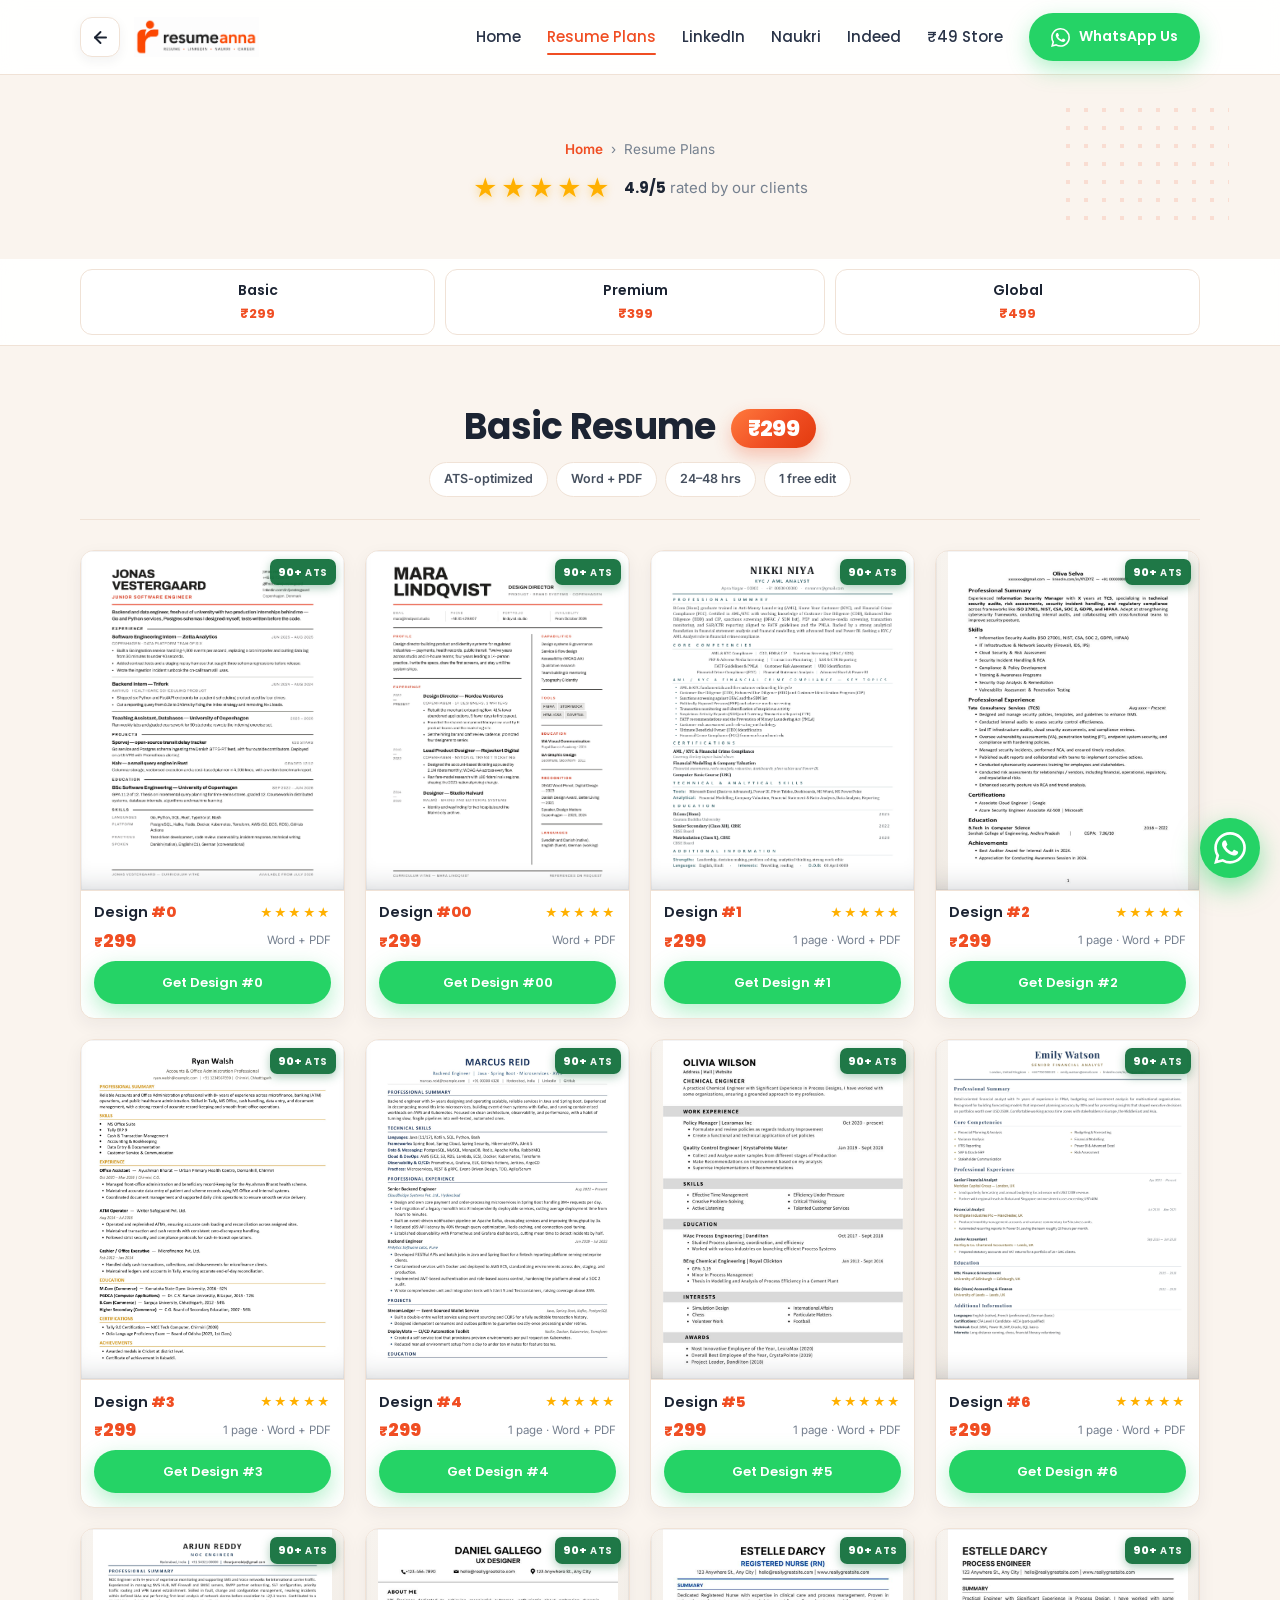
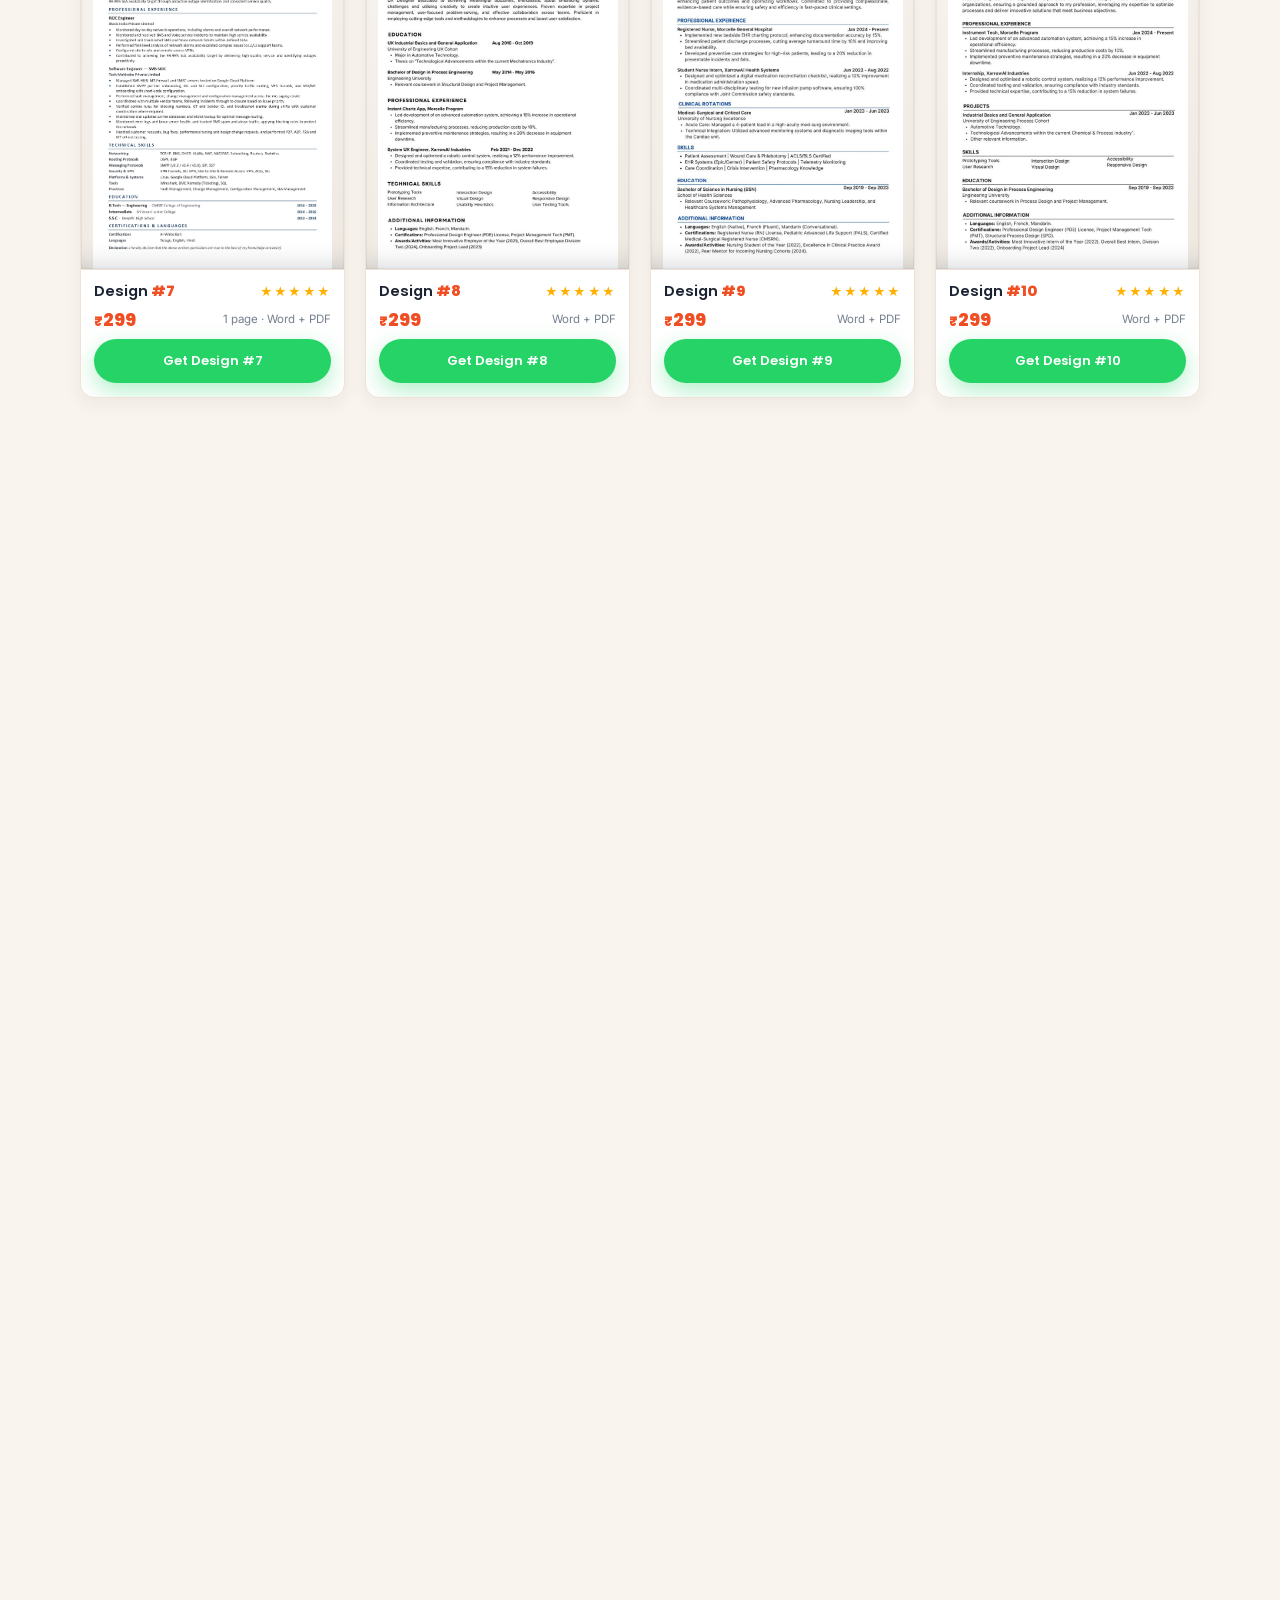
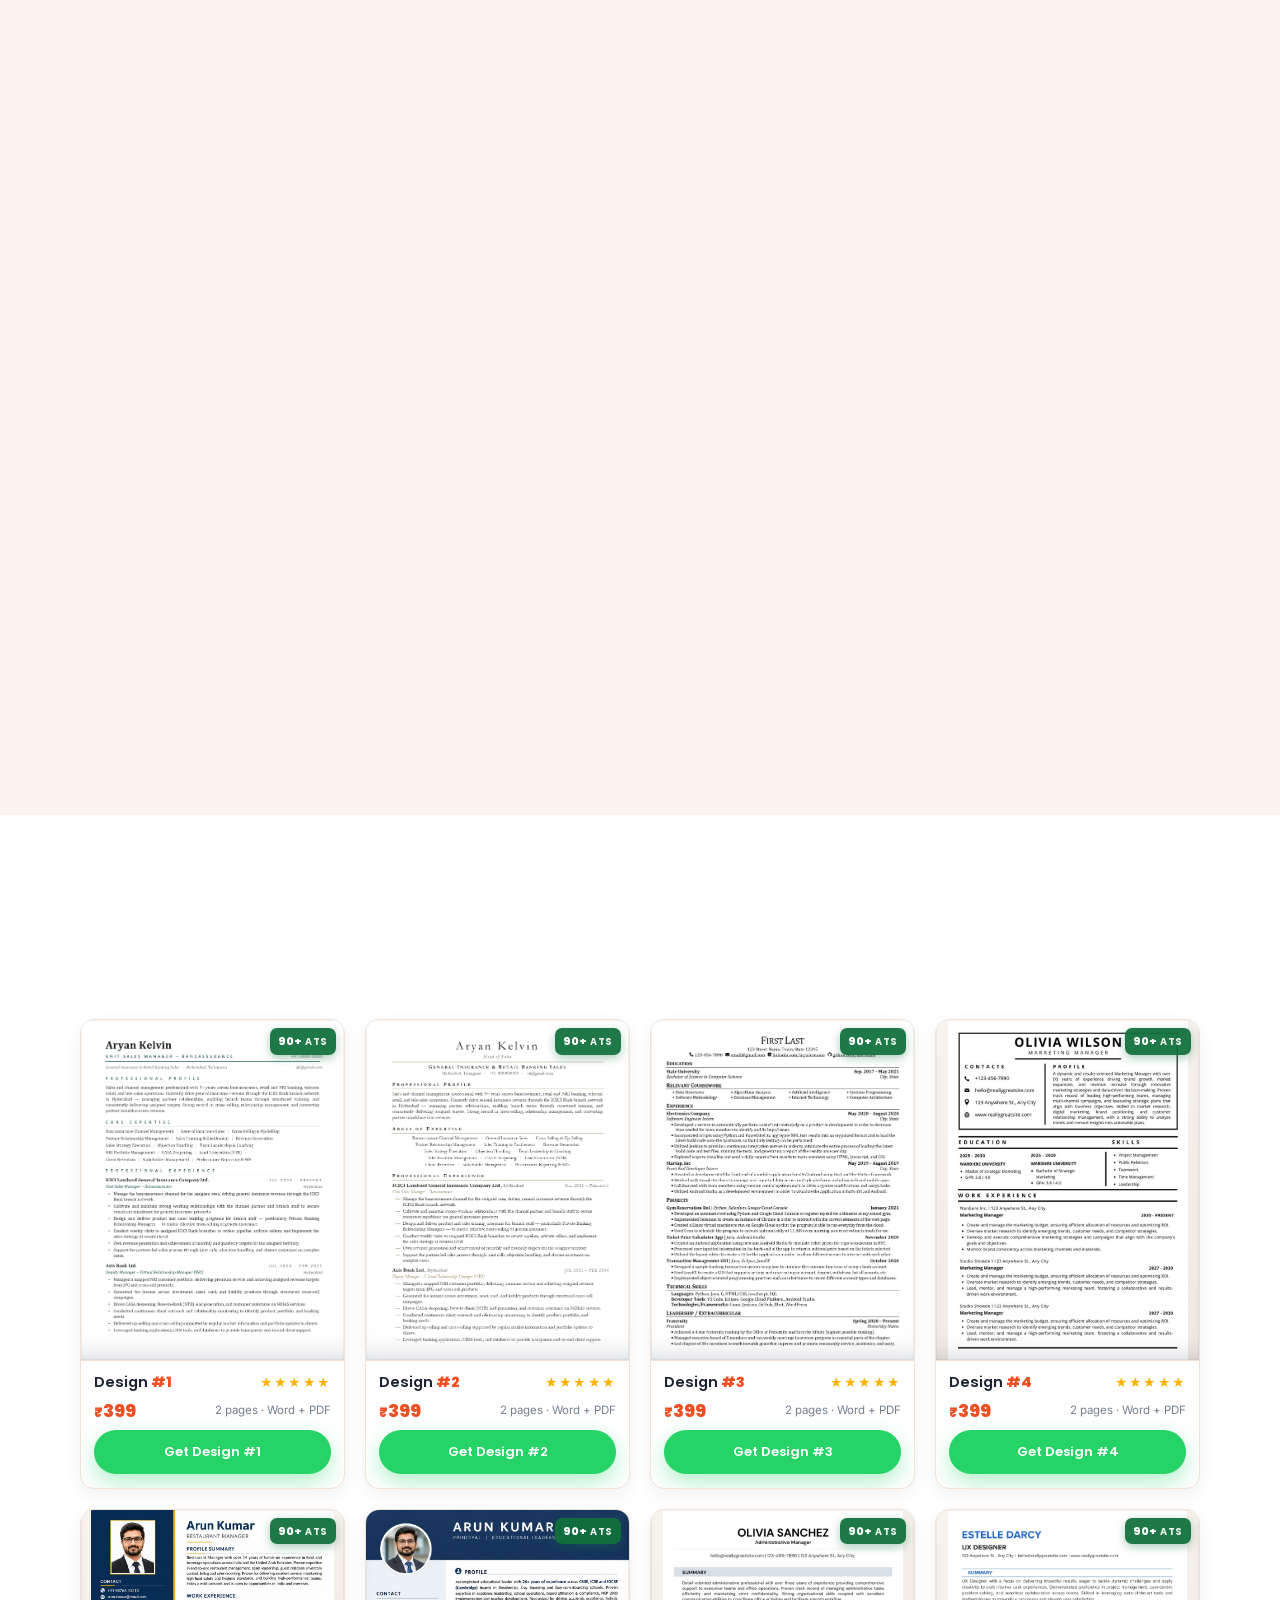
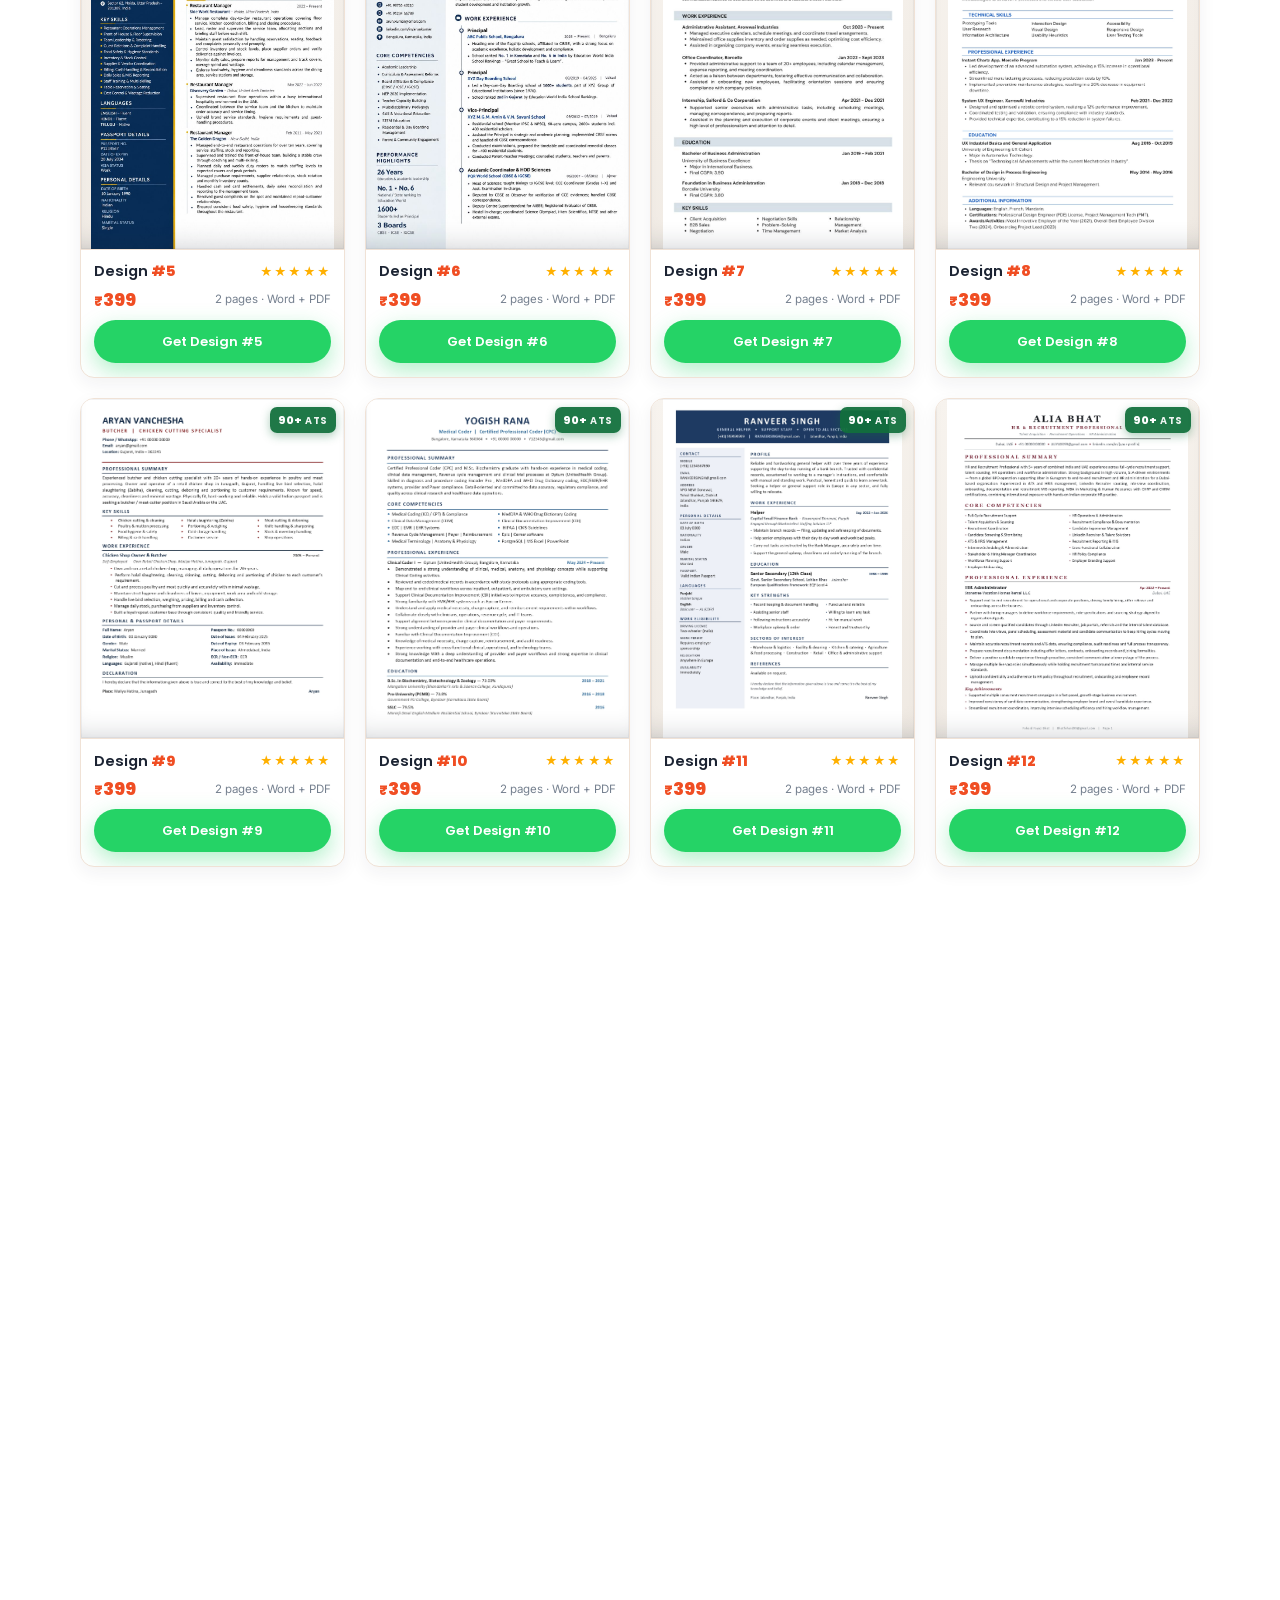
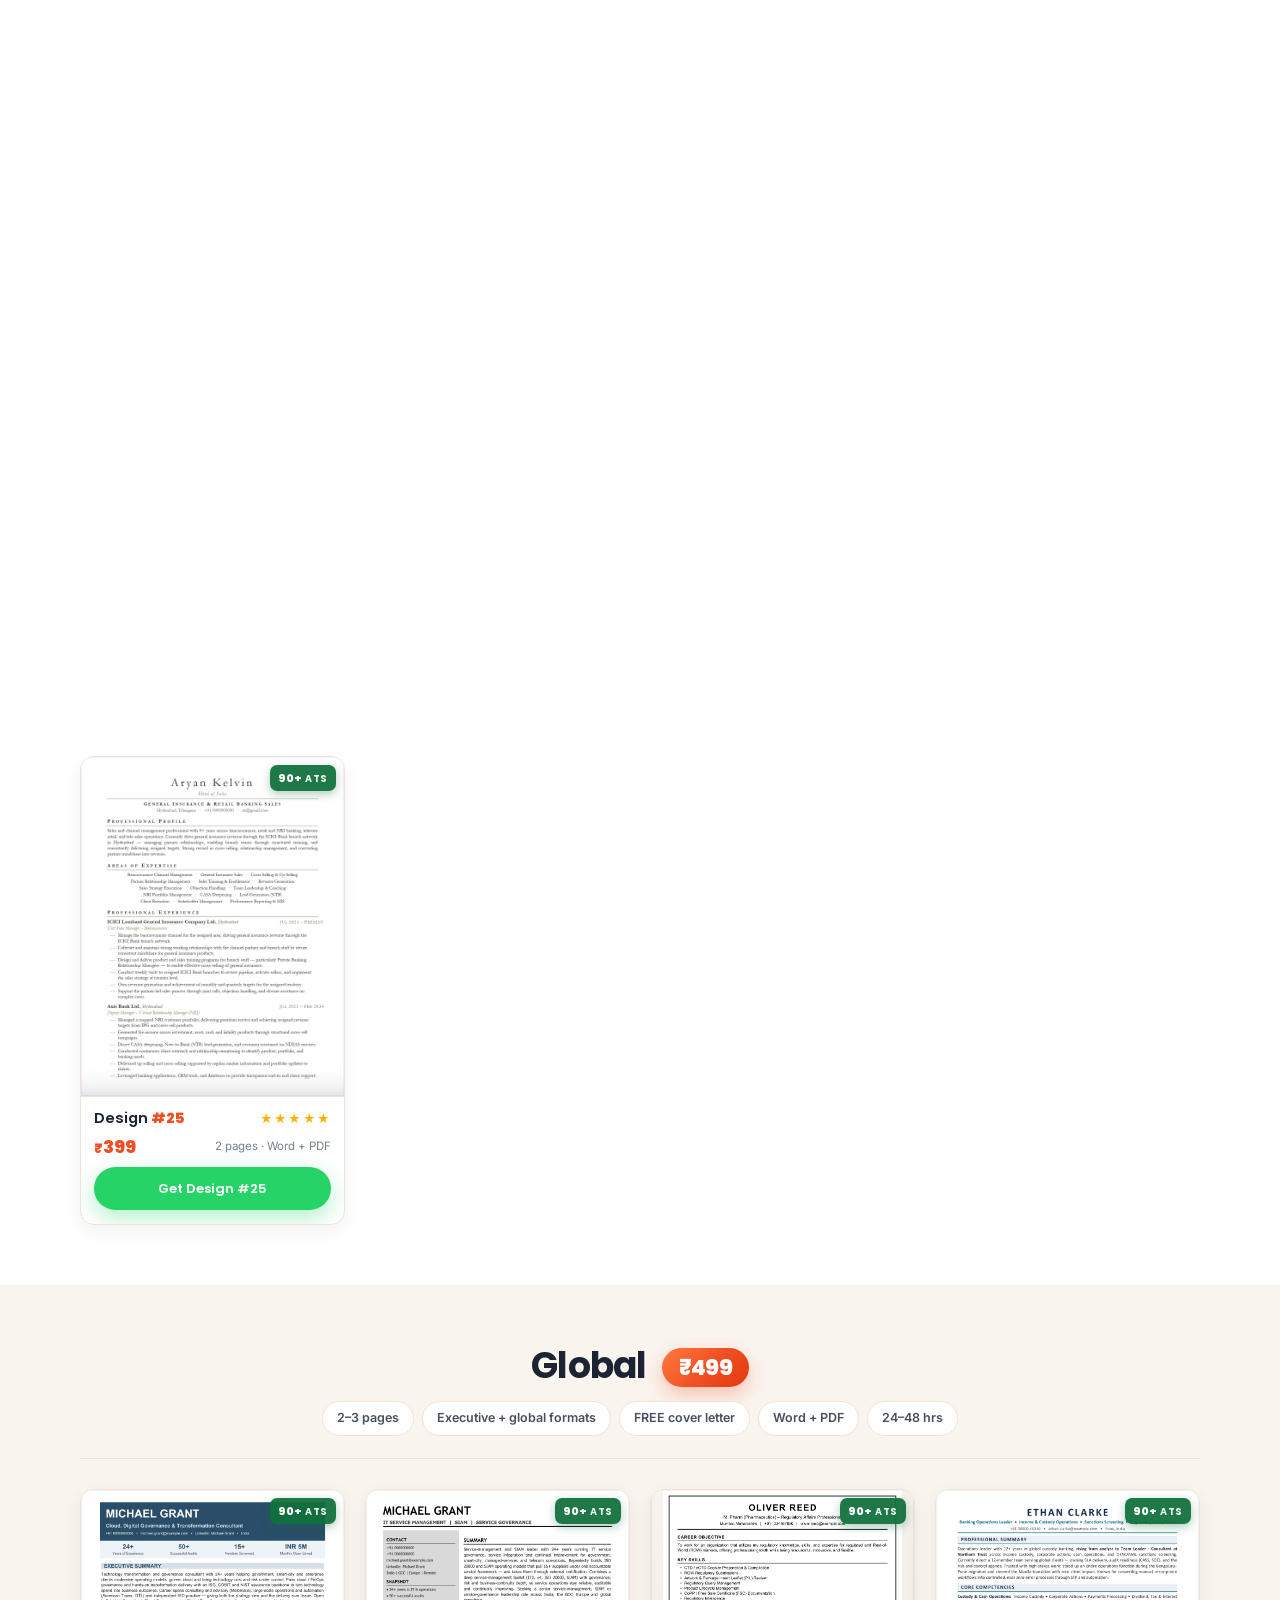
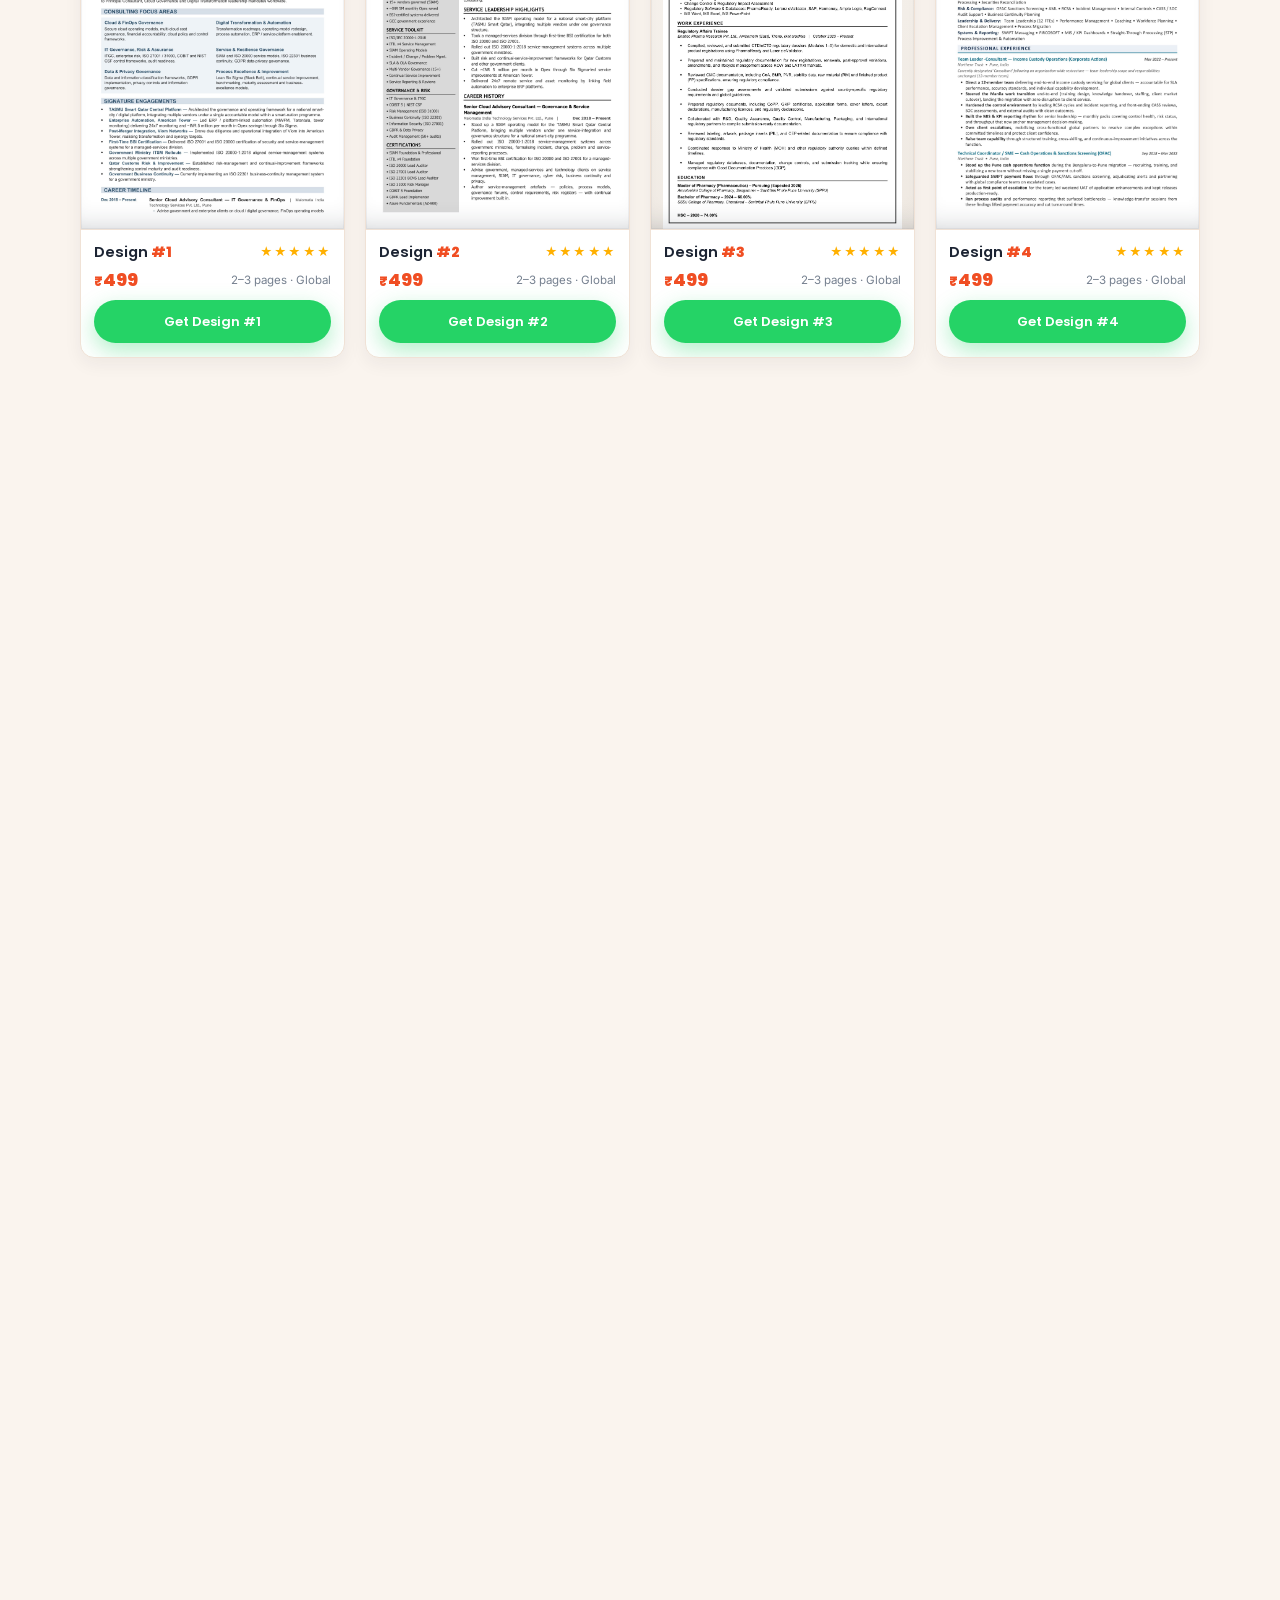
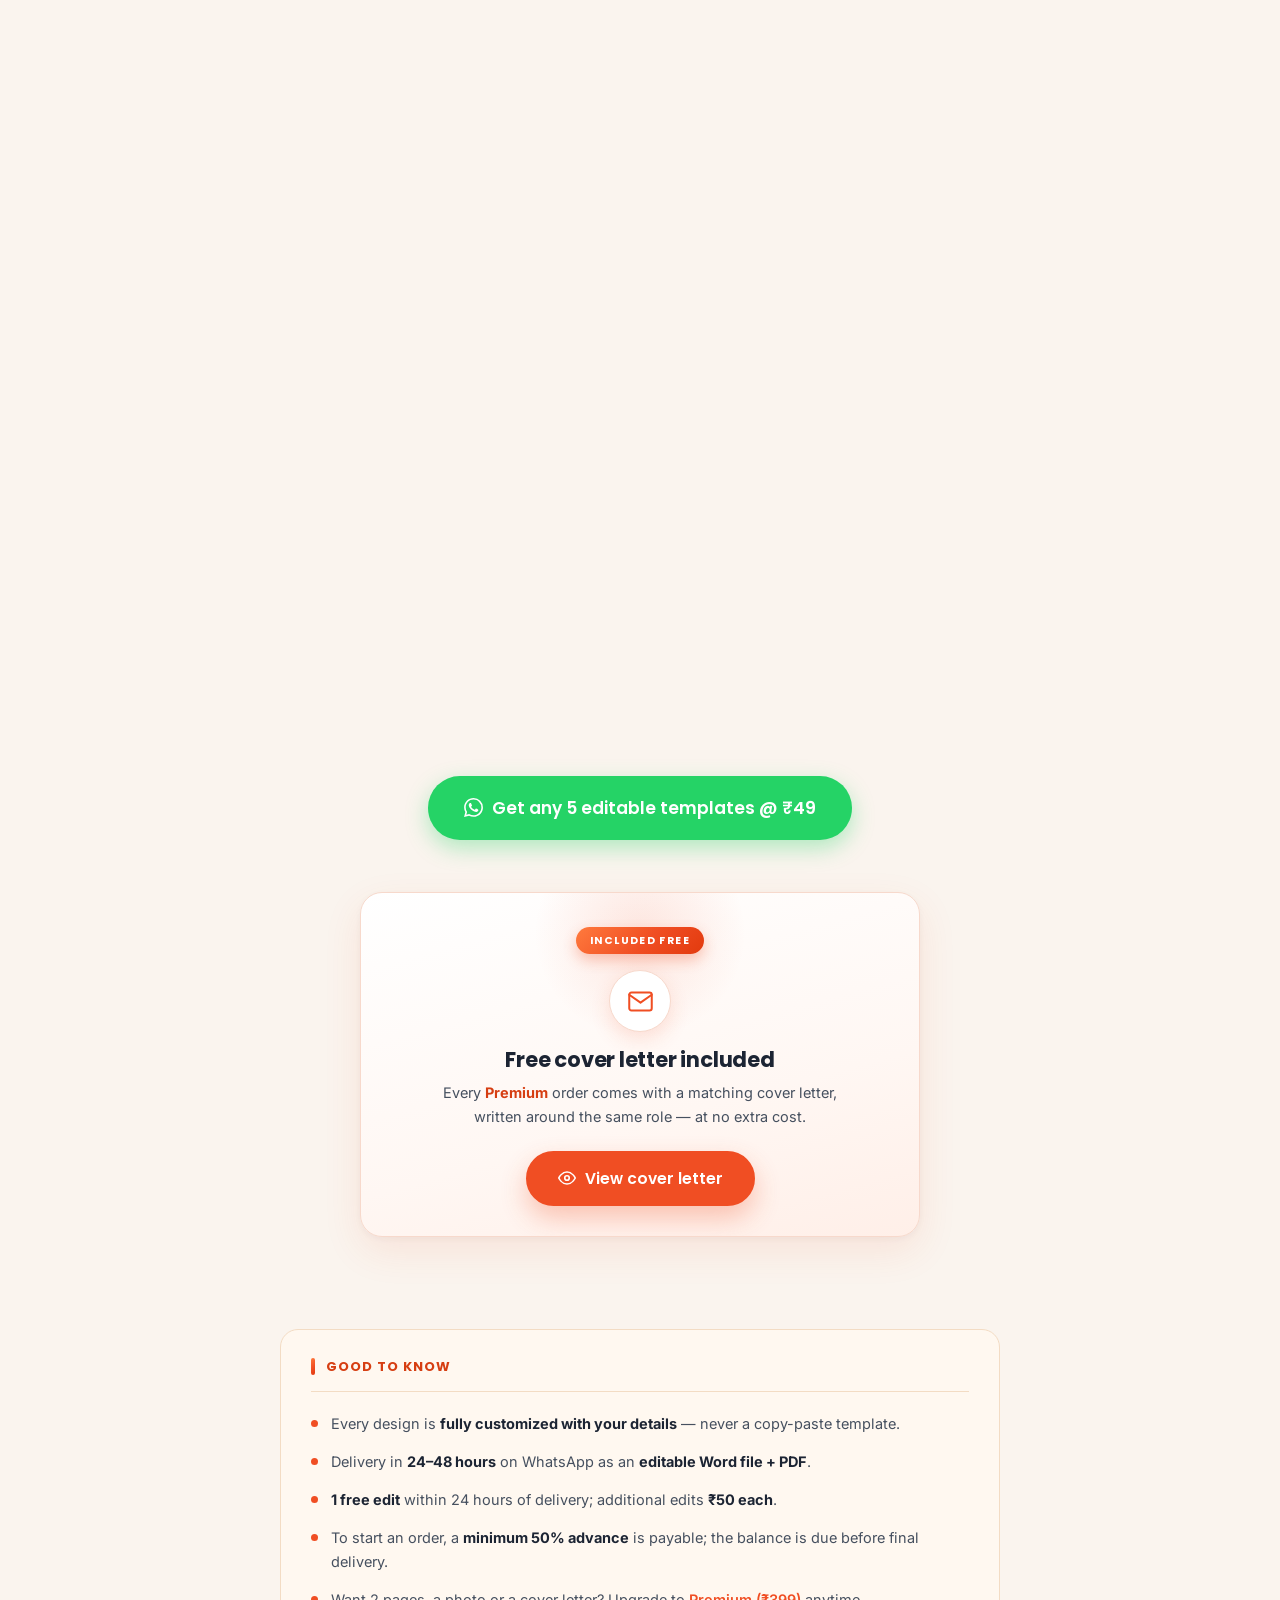
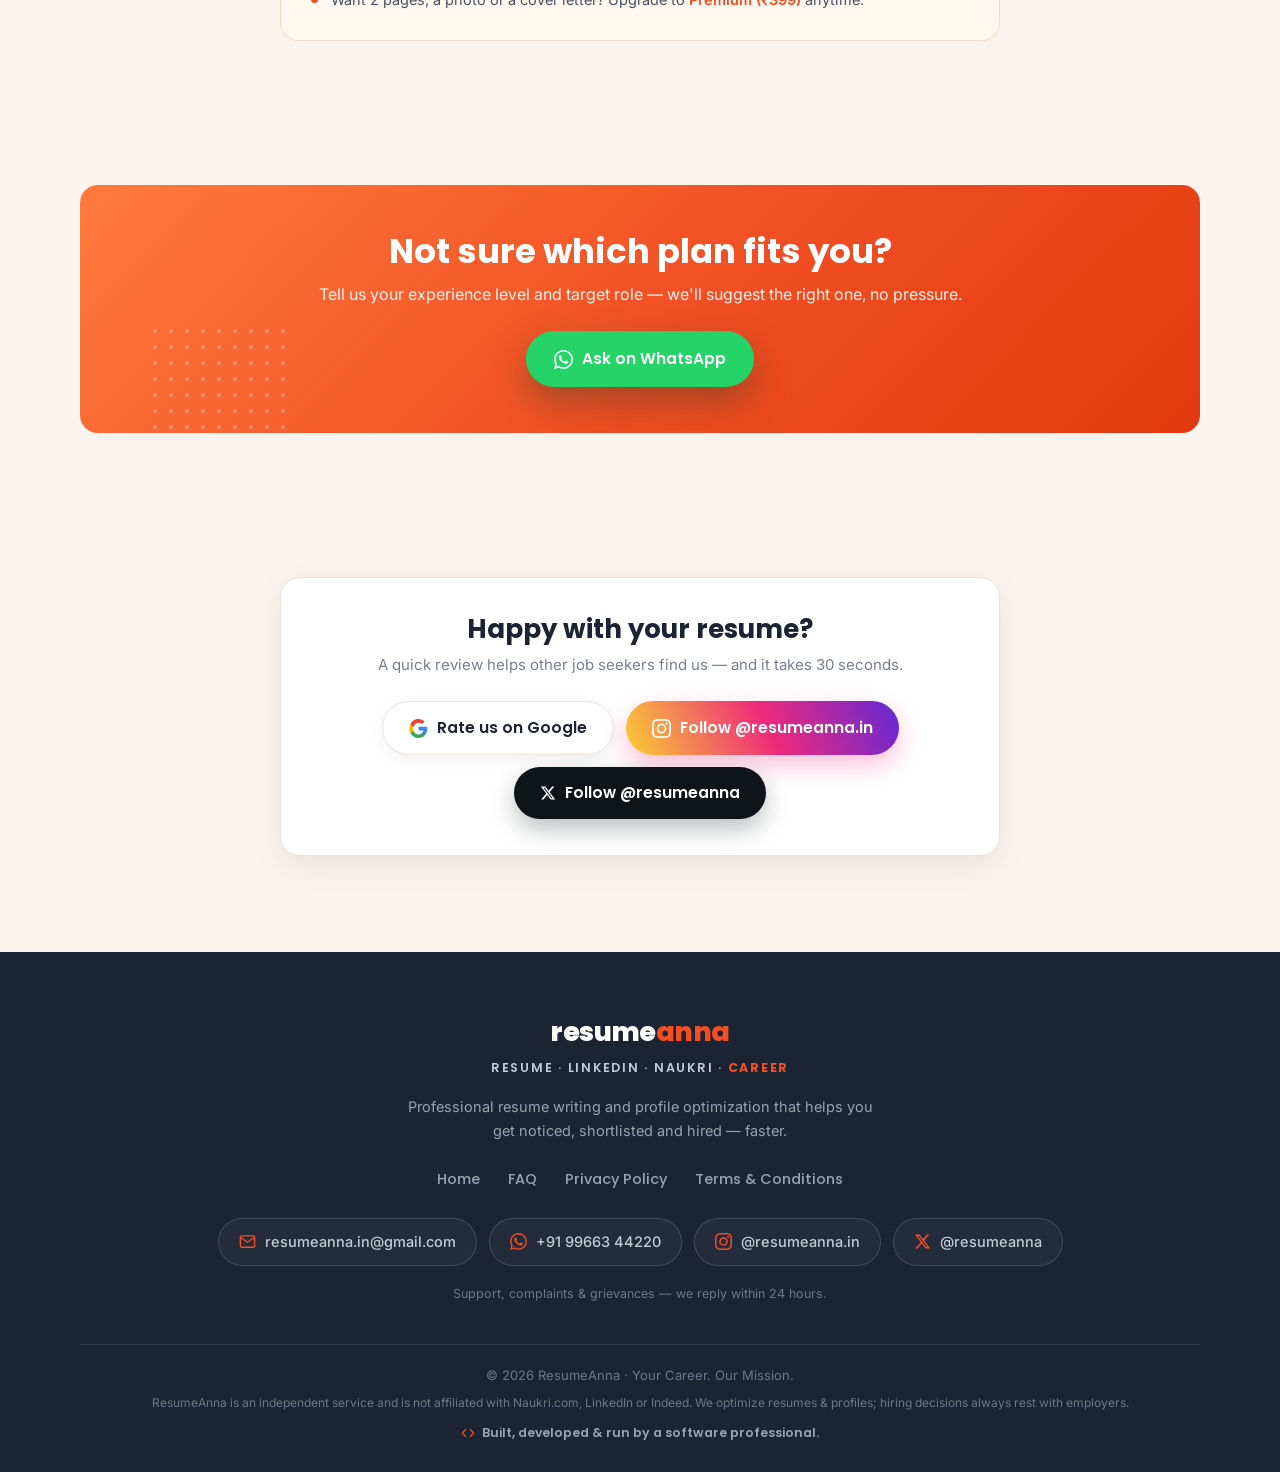
<file: basic-resume.html>
<!DOCTYPE html>
<html lang="en">
<head>
<meta charset="UTF-8">
<meta name="viewport" content="width=device-width, initial-scale=1.0">
<title>Basic Resume — ₹299 | ResumeAnna</title>
<meta name="description" content="All Basic Resume designs now live on the single ResumeAnna plans page.">
<link rel="canonical" href="https://resumeanna.in/resume.html">
<meta http-equiv="refresh" content="0; url=resume.html#basic">
<meta name="robots" content="noindex, follow">
<link rel="icon" type="image/png" href="assets/favicon.png">
<script>window.location.replace("resume.html#basic");</script>
<style>
  body{font-family:"Segoe UI",system-ui,Arial,sans-serif;background:#FAF4EE;color:#46505F;
       display:grid;place-items:center;min-height:100vh;margin:0;text-align:center;padding:24px}
  a{color:#F04E23;font-weight:700}
</style>
</head>
<body>
  <p>This page has moved &mdash; all designs now live on one page.<br>
     <a href="resume.html#basic">Continue to Basic Resume designs &rarr;</a></p>
</body>
</html>
</file>
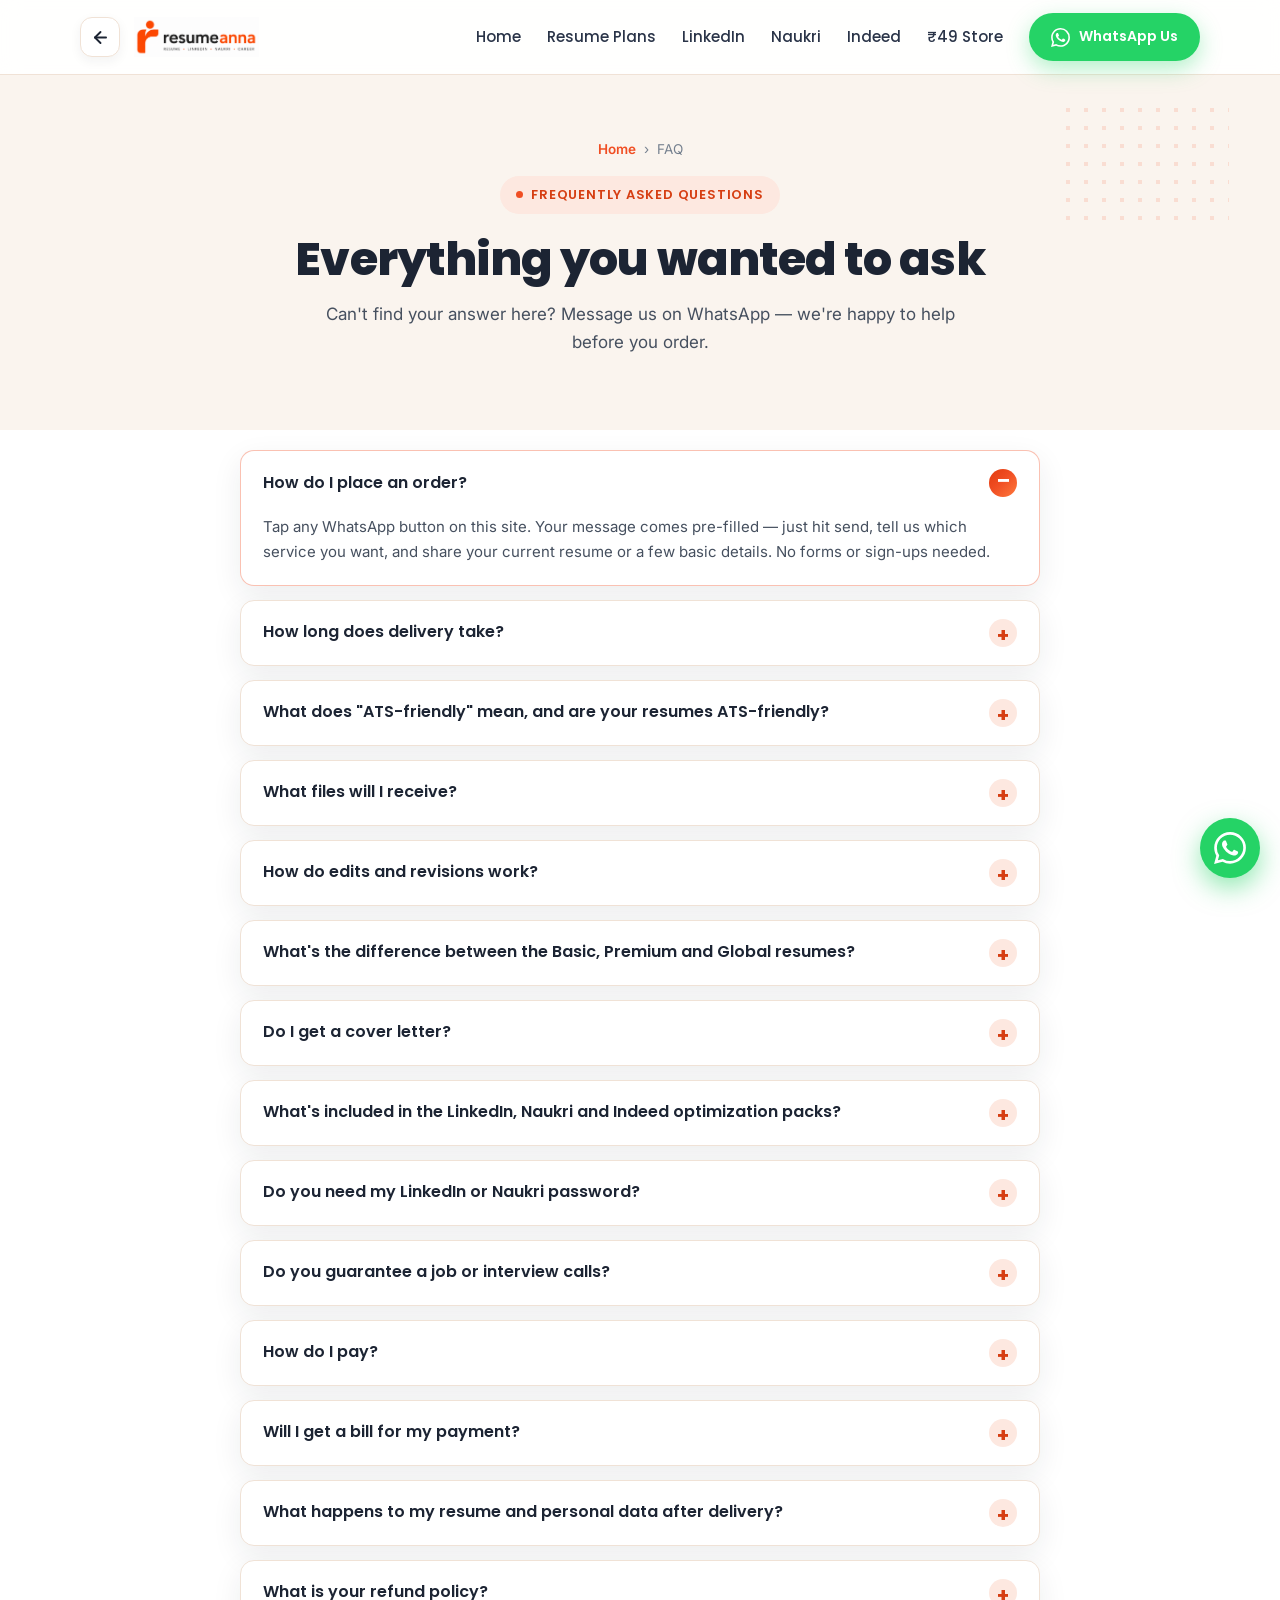
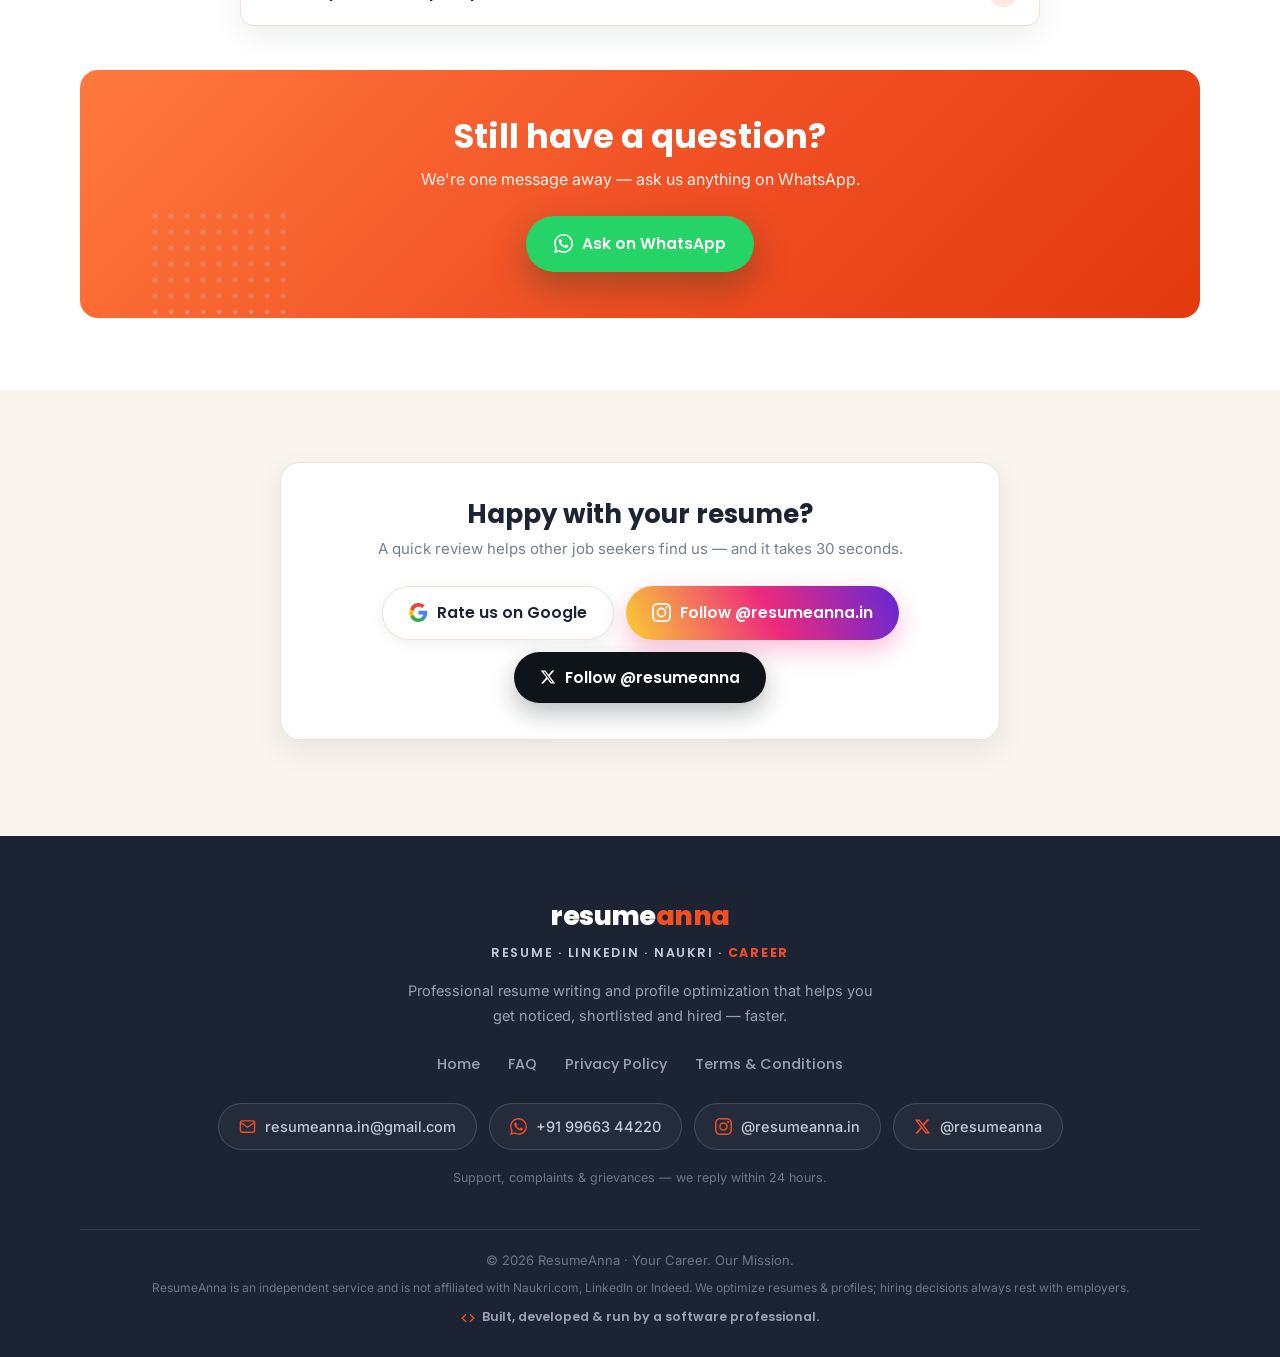
<file: faq.html>
<!DOCTYPE html>
<html lang="en">
<head>
  <meta charset="UTF-8">
  <meta name="viewport" content="width=device-width, initial-scale=1.0">
  <title>FAQ — Frequently Asked Questions | ResumeAnna</title>
  <meta name="description" content="Answers to common questions about ResumeAnna — delivery time, ATS resumes, edits, payments, LinkedIn &amp; Naukri optimization, account safety and more.">
  <meta name="theme-color" content="#F04E23">
  <link rel="icon" type="image/png" href="assets/favicon.png">
  <link rel="preconnect" href="https://fonts.googleapis.com">
  <link rel="preconnect" href="https://fonts.gstatic.com" crossorigin>
  <link href="https://fonts.googleapis.com/css2?family=Poppins:wght@500;600;700;800&family=Inter:wght@400;500;600;700&display=swap" rel="stylesheet">
  <link rel="stylesheet" href="css/style.css?v=7">
  <script src="js/main.js?v=7" defer></script>
   <!-- Google tag (gtag.js) -->
<script async src="https://www.googletagmanager.com/gtag/js?id=G-57ZPYQ6193"></script>
<script>
  window.dataLayer = window.dataLayer || [];
  function gtag(){dataLayer.push(arguments);}
  gtag('js', new Date());

  gtag('config', 'G-57ZPYQ6193');
</script>
</head>
<body>

  <!-- ======= Header ======= -->
  <header class="site-head">
    <div class="container head-in">
      <a class="back-btn" href="index.html" data-back aria-label="Go back"><svg viewBox="0 0 24 24" fill="none" stroke="currentColor" stroke-width="2.4" stroke-linecap="round" stroke-linejoin="round" aria-hidden="true"><line x1="19" y1="12" x2="5" y2="12"/><polyline points="12 19 5 12 12 5"/></svg></a>
      <a class="brand" href="index.html">
        <img src="assets/logo.png" alt="ResumeAnna — Resume, LinkedIn, Naukri, Career">
      </a>
      <button class="nav-toggle" aria-label="Open menu"><span class="bars"><span></span><span></span><span></span></span> Menu</button>
      <nav class="site-nav">
        <a href="index.html">Home</a>
        <a href="resume.html">Resume Plans</a>
        <a href="linkedin.html">LinkedIn</a>
        <a href="naukri.html">Naukri</a>
        <a href="indeed.html">Indeed</a>
        <a href="store.html">₹49 Store</a>
        <a class="btn btn-wa btn-sm" href="https://wa.me/919966344220?text=Hi%20ResumeAnna!%20I%20have%20a%20question." target="_blank" rel="noopener">
          <svg viewBox="0 0 24 24" fill="currentColor" aria-hidden="true"><path d="M17.472 14.382c-.297-.149-1.758-.867-2.03-.967-.273-.099-.471-.148-.67.15-.197.297-.767.966-.94 1.164-.173.199-.347.223-.644.075-.297-.15-1.255-.463-2.39-1.475-.883-.788-1.48-1.761-1.653-2.059-.173-.297-.018-.458.13-.606.134-.133.298-.347.446-.52.149-.174.198-.298.298-.497.099-.198.05-.371-.025-.52-.075-.149-.669-1.612-.916-2.207-.242-.579-.487-.5-.669-.51-.173-.008-.371-.01-.57-.01-.198 0-.52.074-.792.372-.272.297-1.04 1.016-1.04 2.479 0 1.462 1.065 2.875 1.213 3.074.149.198 2.096 3.2 5.077 4.487.709.306 1.262.489 1.694.625.712.227 1.36.195 1.871.118.571-.085 1.758-.719 2.006-1.413.248-.694.248-1.289.173-1.413-.074-.124-.272-.198-.57-.347m-5.421 7.403h-.004a9.87 9.87 0 01-5.031-1.378l-.361-.214-3.741.982.998-3.648-.235-.374a9.86 9.86 0 01-1.51-5.26c.001-5.45 4.436-9.884 9.888-9.884 2.64 0 5.122 1.03 6.988 2.898a9.825 9.825 0 012.893 6.994c-.003 5.45-4.437 9.884-9.885 9.884m8.413-18.297A11.815 11.815 0 0012.05 0C5.495 0 .16 5.335.157 11.892c0 2.096.547 4.142 1.588 5.945L.057 24l6.305-1.654a11.882 11.882 0 005.683 1.448h.005c6.554 0 11.89-5.335 11.893-11.893a11.821 11.821 0 00-3.48-8.413z"/></svg>
          WhatsApp Us
        </a>
      </nav>
    </div>
  </header>

  <!-- ======= Page hero ======= -->
  <section class="page-hero">
    <div class="container">
      <span class="crumb"><a href="index.html">Home</a> &nbsp;›&nbsp; FAQ</span><br>
      <span class="eyebrow">Frequently Asked Questions</span>
      <h1>Everything you wanted to ask</h1>
      <p class="lead">Can't find your answer here? Message us on WhatsApp — we're happy to help before you order.</p>
    </div>
  </section>

  <!-- ======= FAQ ======= -->
  <section class="bg-white" style="padding-top:20px">
    <div class="container">
      <div class="faq-list">
        <details class="faq-item reveal" open>
          <summary>How do I place an order?</summary>
          <div class="faq-a">Tap any WhatsApp button on this site. Your message comes pre-filled — just hit send, tell us which service you want, and share your current resume or a few basic details. No forms or sign-ups needed.</div>
        </details>
        <details class="faq-item reveal">
          <summary>How long does delivery take?</summary>
          <div class="faq-a">Most orders are delivered within <strong>24–48 hours</strong> of confirmation. If you're on a tight deadline, let us know on WhatsApp and we'll do our best to prioritise it.</div>
        </details>
        <details class="faq-item reveal">
          <summary>What does "ATS-friendly" mean, and are your resumes ATS-friendly?</summary>
          <div class="faq-a">Most companies use Applicant Tracking Systems (ATS) to scan resumes before a human sees them. An ATS-friendly resume uses a clean structure, standard sections and the right keywords so it's read correctly. <strong>Yes</strong> — every ResumeAnna resume is built to be ATS-friendly. Note that there is no single universal ATS standard, so we follow widely accepted best practices.</div>
        </details>
        <details class="faq-item reveal">
          <summary>What files will I receive?</summary>
          <div class="faq-a">You'll get a fully <strong>editable Microsoft Word file</strong> plus a <strong>ready-to-send PDF</strong>. The files are yours to keep and reuse whenever you want.</div>
        </details>
        <details class="faq-item reveal">
          <summary>How do edits and revisions work?</summary>
          <div class="faq-a">Every order includes <strong>1 free edit within 24 hours</strong> of delivery for genuine changes. After that (or after 24 hours), additional edits are just <strong>₹50 each</strong>. Simply send us what you'd like changed on WhatsApp.</div>
        </details>
        <details class="faq-item reveal">
          <summary>What's the difference between the Basic, Premium and Global resumes?</summary>
          <div class="faq-a"><strong>Basic (₹299)</strong> is a crisp 1-page resume ideal for freshers and entry-level roles. <strong>Premium (₹399)</strong> is a detailed 2-page, keyword-rich resume for professionals, with an optional photo and a free cover letter on request. <strong>Global (₹499)</strong> is a 2–3 page executive resume for managers, senior professionals and CXOs — and the same plan covers jobs abroad in European/Europass, Australian, US-Canada and Gulf formats. Both plans above Basic include a free cover letter on request.</div>
        </details>
        <details class="faq-item reveal">
          <summary>Do I get a cover letter?</summary>
          <div class="faq-a">Yes — a <strong>free cover letter is available on request</strong> with the Premium and Global resume plans. Just mention it on WhatsApp when you order.</div>
        </details>
        <details class="faq-item reveal">
          <summary>What's included in the LinkedIn, Naukri and Indeed optimization packs?</summary>
          <div class="faq-a">Each ₹499 pack (LinkedIn, Naukri or Indeed) includes <strong>1 free ATS resume</strong> plus a personalized optimization guide covering your headline, summary/About, keywords, skills and visibility tips — everything you need to get found by recruiters. You can also combine both with our <a href="linkedin.html">Career Combo at ₹1299</a> (1 ATS resume + Naukri + LinkedIn + Indeed).</div>
        </details>
        <details class="faq-item reveal">
          <summary>Do you need my LinkedIn or Naukri password?</summary>
          <div class="faq-a"><strong>Never.</strong> We do not ask for your password or login access — even if you offer it — so your account always stays 100% secure. You update your own profile using our simple step-by-step guide.</div>
        </details>
        <details class="faq-item reveal">
          <summary>Do you guarantee a job or interview calls?</summary>
          <div class="faq-a">No — and we'd rather be honest than over-promise. We optimize your resume and profile to maximise quality and visibility, but interview calls and job offers depend on your experience, market demand, competition, salary expectations and recruiter requirements. What we guarantee is genuine effort and a strong, professional result.</div>
        </details>
        <details class="faq-item reveal">
          <summary>How do I pay?</summary>
          <div class="faq-a">Payment details are shared on WhatsApp once you confirm your service (usually via UPI or standard Indian payment methods). Work begins after payment or an advance is confirmed. A <strong>bill is provided on request</strong> for any payment — see below.</div>
        </details>
        <details class="faq-item reveal">
          <summary>Will I get a bill for my payment?</summary>
          <div class="faq-a"><strong>Yes — a bill is given whenever you ask for it</strong>, for any payment you make: an <strong>advance payment</strong>, a <strong>part payment</strong> or the <strong>full payment</strong>. Just request it on WhatsApp and we'll send the bill to you on WhatsApp or by email, with the service, amount and date clearly mentioned.</div>
        </details>
        <details class="faq-item reveal">
          <summary>What happens to my resume and personal data after delivery?</summary>
          <div class="faq-a"><strong>All your data is deleted within 24 hours.</strong> Once your files are delivered and your free edit window is closed, we permanently delete your resume, documents and personal details (name, contact number, email and career information) from our devices and working folders — within 24 hours. We don't store, sell or share your data with anyone. Please keep your own copy of the delivered files, as we won't be able to resend them afterwards.</div>
        </details>
        <details class="faq-item reveal">
          <summary>What is your refund policy?</summary>
          <div class="faq-a">Because each resume is custom-made effort, refunds are reviewed case by case. If we haven't delivered your order or clearly missed the agreed scope, we'll make it right. Refunds don't apply to quality preferences after your free revision, or to outcome-based expectations like getting a job. See our <a href="terms.html">Terms &amp; Conditions</a> for full details.</div>
        </details>
      </div>

      <div class="cta-band reveal" style="margin-top:44px">
        <h2>Still have a question?</h2>
        <p>We're one message away — ask us anything on WhatsApp.</p>
        <a class="btn btn-wa" href="https://wa.me/919966344220?text=Hi%20ResumeAnna!%20I%20have%20a%20question." target="_blank" rel="noopener">
          <svg viewBox="0 0 24 24" fill="currentColor" aria-hidden="true"><path d="M17.472 14.382c-.297-.149-1.758-.867-2.03-.967-.273-.099-.471-.148-.67.15-.197.297-.767.966-.94 1.164-.173.199-.347.223-.644.075-.297-.15-1.255-.463-2.39-1.475-.883-.788-1.48-1.761-1.653-2.059-.173-.297-.018-.458.13-.606.134-.133.298-.347.446-.52.149-.174.198-.298.298-.497.099-.198.05-.371-.025-.52-.075-.149-.669-1.612-.916-2.207-.242-.579-.487-.5-.669-.51-.173-.008-.371-.01-.57-.01-.198 0-.52.074-.792.372-.272.297-1.04 1.016-1.04 2.479 0 1.462 1.065 2.875 1.213 3.074.149.198 2.096 3.2 5.077 4.487.709.306 1.262.489 1.694.625.712.227 1.36.195 1.871.118.571-.085 1.758-.719 2.006-1.413.248-.694.248-1.289.173-1.413-.074-.124-.272-.198-.57-.347m-5.421 7.403h-.004a9.87 9.87 0 01-5.031-1.378l-.361-.214-3.741.982.998-3.648-.235-.374a9.86 9.86 0 01-1.51-5.26c.001-5.45 4.436-9.884 9.888-9.884 2.64 0 5.122 1.03 6.988 2.898a9.825 9.825 0 012.893 6.994c-.003 5.45-4.437 9.884-9.885 9.884m8.413-18.297A11.815 11.815 0 0012.05 0C5.495 0 .16 5.335.157 11.892c0 2.096.547 4.142 1.588 5.945L.057 24l6.305-1.654a11.882 11.882 0 005.683 1.448h.005c6.554 0 11.89-5.335 11.893-11.893a11.821 11.821 0 00-3.48-8.413z"/></svg>
          Ask on WhatsApp
        </a>
      </div>
    </div>
  </section>

  <!-- ======= Reviews &amp; social ======= -->
  <section style="padding-bottom:56px">
    <div class="container">
      <div class="review-band reveal">
        <h3>Happy with your resume?</h3>
        <p>A quick review helps other job seekers find us — and it takes 30 seconds.</p>
        <div class="review-actions">
          <a class="btn btn-google" href="https://share.google/l2VAOfeDfMd7XkNS9" target="_blank" rel="noopener"><svg viewBox="0 0 24 24" aria-hidden="true"><path fill="#4285F4" d="M23.06 12.25c0-.85-.08-1.67-.22-2.45H12v4.63h6.2a5.3 5.3 0 01-2.3 3.48v2.89h3.72c2.18-2 3.44-4.96 3.44-8.55z"/><path fill="#34A853" d="M12 24c3.1 0 5.7-1.03 7.6-2.78l-3.72-2.89c-1.03.69-2.35 1.1-3.88 1.1-2.99 0-5.52-2.02-6.43-4.73H1.73v2.98A11.99 11.99 0 0012 24z"/><path fill="#FBBC05" d="M5.57 14.7a7.2 7.2 0 010-4.6V7.12H1.73a12 12 0 000 10.76l3.84-2.98z"/><path fill="#EA4335" d="M12 4.75c1.69 0 3.2.58 4.4 1.72l3.3-3.3C17.7 1.2 15.1 0 12 0 7.3 0 3.25 2.7 1.73 7.12L5.57 10.1C6.48 7.39 9.01 4.75 12 4.75z"/></svg> Rate us on Google</a>
          <a class="btn btn-ig" href="https://www.instagram.com/resumeanna.in/" target="_blank" rel="noopener"><svg viewBox="0 0 24 24" fill="currentColor" aria-hidden="true"><path d="M12 2.16c3.2 0 3.58.01 4.85.07 1.17.05 1.8.25 2.23.41.56.22.96.48 1.38.9.42.42.68.82.9 1.38.16.42.36 1.06.41 2.23.06 1.27.07 1.65.07 4.85s-.01 3.58-.07 4.85c-.05 1.17-.25 1.8-.41 2.23-.22.56-.48.96-.9 1.38-.42.42-.82.68-1.38.9-.42.16-1.06.36-2.23.41-1.27.06-1.65.07-4.85.07s-3.58-.01-4.85-.07c-1.17-.05-1.8-.25-2.23-.41-.56-.22-.96-.48-1.38-.9-.42-.42-.68-.82-.9-1.38-.16-.42-.36-1.06-.41-2.23-.06-1.27-.07-1.65-.07-4.85s.01-3.58.07-4.85c.05-1.17.25-1.8.41-2.23.22-.56.48-.96.9-1.38.42-.42.82-.68 1.38-.9.42-.16 1.06-.36 2.23-.41 1.27-.06 1.65-.07 4.85-.07M12 0C8.74 0 8.33.01 7.05.07 5.78.13 4.9.33 4.14.63c-.79.3-1.46.72-2.13 1.38A5.9 5.9 0 00.63 4.14c-.3.76-.5 1.64-.56 2.91C.01 8.33 0 8.74 0 12s.01 3.67.07 4.95c.06 1.27.26 2.15.56 2.91.3.79.72 1.46 1.38 2.13a5.9 5.9 0 002.13 1.38c.76.3 1.64.5 2.91.56C8.33 23.99 8.74 24 12 24s3.67-.01 4.95-.07c1.27-.06 2.15-.26 2.91-.56a5.9 5.9 0 002.13-1.38 5.9 5.9 0 001.38-2.13c.3-.76.5-1.64.56-2.91.06-1.28.07-1.69.07-4.95s-.01-3.67-.07-4.95c-.06-1.27-.26-2.15-.56-2.91a5.9 5.9 0 00-1.38-2.13A5.9 5.9 0 0019.86.63c-.76-.3-1.64-.5-2.91-.56C15.67.01 15.26 0 12 0zm0 5.84a6.16 6.16 0 100 12.32 6.16 6.16 0 000-12.32zm0 10.16a4 4 0 110-8 4 4 0 010 8zm7.85-10.4a1.44 1.44 0 11-2.88 0 1.44 1.44 0 012.88 0z"/></svg> Follow @resumeanna.in</a>
          <a class="btn btn-x" href="https://x.com/resumeanna" target="_blank" rel="noopener"><svg viewBox="0 0 24 24" fill="currentColor" aria-hidden="true"><path d="M18.244 2.25h3.308l-7.227 8.26 8.502 11.24H16.17l-5.214-6.817L4.99 21.75H1.68l7.73-8.835L1.254 2.25H8.08l4.713 6.231zm-1.161 17.52h1.833L7.084 4.126H5.117z"/></svg> Follow @resumeanna</a>
        </div>
      </div>
    </div>
  </section>

  <!-- ======= Footer ======= -->
  <footer class="site-foot">
    <div class="container">
      <div class="foot-main">
        <span class="foot-brand">resume<span>anna</span></span>
        <div class="foot-tag">Resume · LinkedIn · Naukri · <b>Career</b></div>
        <p class="foot-about">Professional resume writing and profile optimization that helps you get noticed, shortlisted and hired — faster.</p>

        <nav class="foot-links" aria-label="Footer">
          <a href="index.html">Home</a>
          <a href="faq.html">FAQ</a>
          <a href="privacy.html">Privacy Policy</a>
          <a href="terms.html">Terms &amp; Conditions</a>
        </nav>

        <div class="foot-reach">
          <a class="foot-chip" href="mailto:resumeanna.in@gmail.com"><svg viewBox="0 0 24 24" fill="none" stroke="currentColor" stroke-width="2" stroke-linecap="round" stroke-linejoin="round" aria-hidden="true"><path d="M4 4h16c1.1 0 2 .9 2 2v12c0 1.1-.9 2-2 2H4c-1.1 0-2-.9-2-2V6c0-1.1.9-2 2-2z"/><polyline points="22,6 12,13 2,6"/></svg> resumeanna.in@gmail.com</a>
          <a class="foot-chip" href="https://wa.me/919966344220" target="_blank" rel="noopener"><svg viewBox="0 0 24 24" fill="currentColor" aria-hidden="true"><path d="M17.472 14.382c-.297-.149-1.758-.867-2.03-.967-.273-.099-.471-.148-.67.15-.197.297-.767.966-.94 1.164-.173.199-.347.223-.644.075-.297-.15-1.255-.463-2.39-1.475-.883-.788-1.48-1.761-1.653-2.059-.173-.297-.018-.458.13-.606.134-.133.298-.347.446-.52.149-.174.198-.298.298-.497.099-.198.05-.371-.025-.52-.075-.149-.669-1.612-.916-2.207-.242-.579-.487-.5-.669-.51-.173-.008-.371-.01-.57-.01-.198 0-.52.074-.792.372-.272.297-1.04 1.016-1.04 2.479 0 1.462 1.065 2.875 1.213 3.074.149.198 2.096 3.2 5.077 4.487.709.306 1.262.489 1.694.625.712.227 1.36.195 1.871.118.571-.085 1.758-.719 2.006-1.413.248-.694.248-1.289.173-1.413-.074-.124-.272-.198-.57-.347m-5.421 7.403h-.004a9.87 9.87 0 01-5.031-1.378l-.361-.214-3.741.982.998-3.648-.235-.374a9.86 9.86 0 01-1.51-5.26c.001-5.45 4.436-9.884 9.888-9.884 2.64 0 5.122 1.03 6.988 2.898a9.825 9.825 0 012.893 6.994c-.003 5.45-4.437 9.884-9.885 9.884m8.413-18.297A11.815 11.815 0 0012.05 0C5.495 0 .16 5.335.157 11.892c0 2.096.547 4.142 1.588 5.945L.057 24l6.305-1.654a11.882 11.882 0 005.683 1.448h.005c6.554 0 11.89-5.335 11.893-11.893a11.821 11.821 0 00-3.48-8.413z"/></svg> +91 99663 44220</a>
          <a class="foot-chip" href="https://www.instagram.com/resumeanna.in/" target="_blank" rel="noopener"><svg viewBox="0 0 24 24" fill="currentColor" aria-hidden="true"><path d="M12 2.16c3.2 0 3.58.01 4.85.07 1.17.05 1.8.25 2.23.41.56.22.96.48 1.38.9.42.42.68.82.9 1.38.16.42.36 1.06.41 2.23.06 1.27.07 1.65.07 4.85s-.01 3.58-.07 4.85c-.05 1.17-.25 1.8-.41 2.23-.22.56-.48.96-.9 1.38-.42.42-.82.68-1.38.9-.42.16-1.06.36-2.23.41-1.27.06-1.65.07-4.85.07s-3.58-.01-4.85-.07c-1.17-.05-1.8-.25-2.23-.41-.56-.22-.96-.48-1.38-.9-.42-.42-.68-.82-.9-1.38-.16-.42-.36-1.06-.41-2.23-.06-1.27-.07-1.65-.07-4.85s.01-3.58.07-4.85c.05-1.17.25-1.8.41-2.23.22-.56.48-.96.9-1.38.42-.42.82-.68 1.38-.9.42-.16 1.06-.36 2.23-.41 1.27-.06 1.65-.07 4.85-.07M12 0C8.74 0 8.33.01 7.05.07 5.78.13 4.9.33 4.14.63c-.79.3-1.46.72-2.13 1.38A5.9 5.9 0 00.63 4.14c-.3.76-.5 1.64-.56 2.91C.01 8.33 0 8.74 0 12s.01 3.67.07 4.95c.06 1.27.26 2.15.56 2.91.3.79.72 1.46 1.38 2.13a5.9 5.9 0 002.13 1.38c.76.3 1.64.5 2.91.56C8.33 23.99 8.74 24 12 24s3.67-.01 4.95-.07c1.27-.06 2.15-.26 2.91-.56a5.9 5.9 0 002.13-1.38 5.9 5.9 0 001.38-2.13c.3-.76.5-1.64.56-2.91.06-1.28.07-1.69.07-4.95s-.01-3.67-.07-4.95c-.06-1.27-.26-2.15-.56-2.91a5.9 5.9 0 00-1.38-2.13A5.9 5.9 0 0019.86.63c-.76-.3-1.64-.5-2.91-.56C15.67.01 15.26 0 12 0zm0 5.84a6.16 6.16 0 100 12.32 6.16 6.16 0 000-12.32zm0 10.16a4 4 0 110-8 4 4 0 010 8zm7.85-10.4a1.44 1.44 0 11-2.88 0 1.44 1.44 0 012.88 0z"/></svg> @resumeanna.in</a>
          <a class="foot-chip" href="https://x.com/resumeanna" target="_blank" rel="noopener"><svg viewBox="0 0 24 24" fill="currentColor" aria-hidden="true"><path d="M18.244 2.25h3.308l-7.227 8.26 8.502 11.24H16.17l-5.214-6.817L4.99 21.75H1.68l7.73-8.835L1.254 2.25H8.08l4.713 6.231zm-1.161 17.52h1.833L7.084 4.126H5.117z"/></svg> @resumeanna</a>
        </div>
        <p class="foot-help">Support, complaints &amp; grievances — we reply within 24 hours.</p>
      </div>
      <div class="foot-bottom">
        <p>© <span data-year>2026</span> ResumeAnna · Your Career. Our Mission.</p>
        <p>ResumeAnna is an independent service and is not affiliated with Naukri.com, LinkedIn or Indeed. We optimize resumes &amp; profiles; hiring decisions always rest with employers.</p>
        <p class="foot-credit"><svg viewBox="0 0 24 24" fill="none" stroke="currentColor" stroke-width="2" stroke-linecap="round" stroke-linejoin="round" aria-hidden="true"><polyline points="16 18 22 12 16 6"/><polyline points="8 6 2 12 8 18"/></svg> Built, developed &amp; run by a software professional.</p>
      </div>
    </div>
  </footer>

  <!-- ======= Floating WhatsApp ======= -->
  <a class="wa-float" href="https://wa.me/919966344220?text=Hi%20ResumeAnna!%20I%20have%20a%20question." target="_blank" rel="noopener" aria-label="Chat with ResumeAnna on WhatsApp">
    <svg viewBox="0 0 24 24" fill="currentColor" aria-hidden="true"><path d="M17.472 14.382c-.297-.149-1.758-.867-2.03-.967-.273-.099-.471-.148-.67.15-.197.297-.767.966-.94 1.164-.173.199-.347.223-.644.075-.297-.15-1.255-.463-2.39-1.475-.883-.788-1.48-1.761-1.653-2.059-.173-.297-.018-.458.13-.606.134-.133.298-.347.446-.52.149-.174.198-.298.298-.497.099-.198.05-.371-.025-.52-.075-.149-.669-1.612-.916-2.207-.242-.579-.487-.5-.669-.51-.173-.008-.371-.01-.57-.01-.198 0-.52.074-.792.372-.272.297-1.04 1.016-1.04 2.479 0 1.462 1.065 2.875 1.213 3.074.149.198 2.096 3.2 5.077 4.487.709.306 1.262.489 1.694.625.712.227 1.36.195 1.871.118.571-.085 1.758-.719 2.006-1.413.248-.694.248-1.289.173-1.413-.074-.124-.272-.198-.57-.347m-5.421 7.403h-.004a9.87 9.87 0 01-5.031-1.378l-.361-.214-3.741.982.998-3.648-.235-.374a9.86 9.86 0 01-1.51-5.26c.001-5.45 4.436-9.884 9.888-9.884 2.64 0 5.122 1.03 6.988 2.898a9.825 9.825 0 012.893 6.994c-.003 5.45-4.437 9.884-9.885 9.884m8.413-18.297A11.815 11.815 0 0012.05 0C5.495 0 .16 5.335.157 11.892c0 2.096.547 4.142 1.588 5.945L.057 24l6.305-1.654a11.882 11.882 0 005.683 1.448h.005c6.554 0 11.89-5.335 11.893-11.893a11.821 11.821 0 00-3.48-8.413z"/></svg>
  </a>

</body>
</html>
</file>
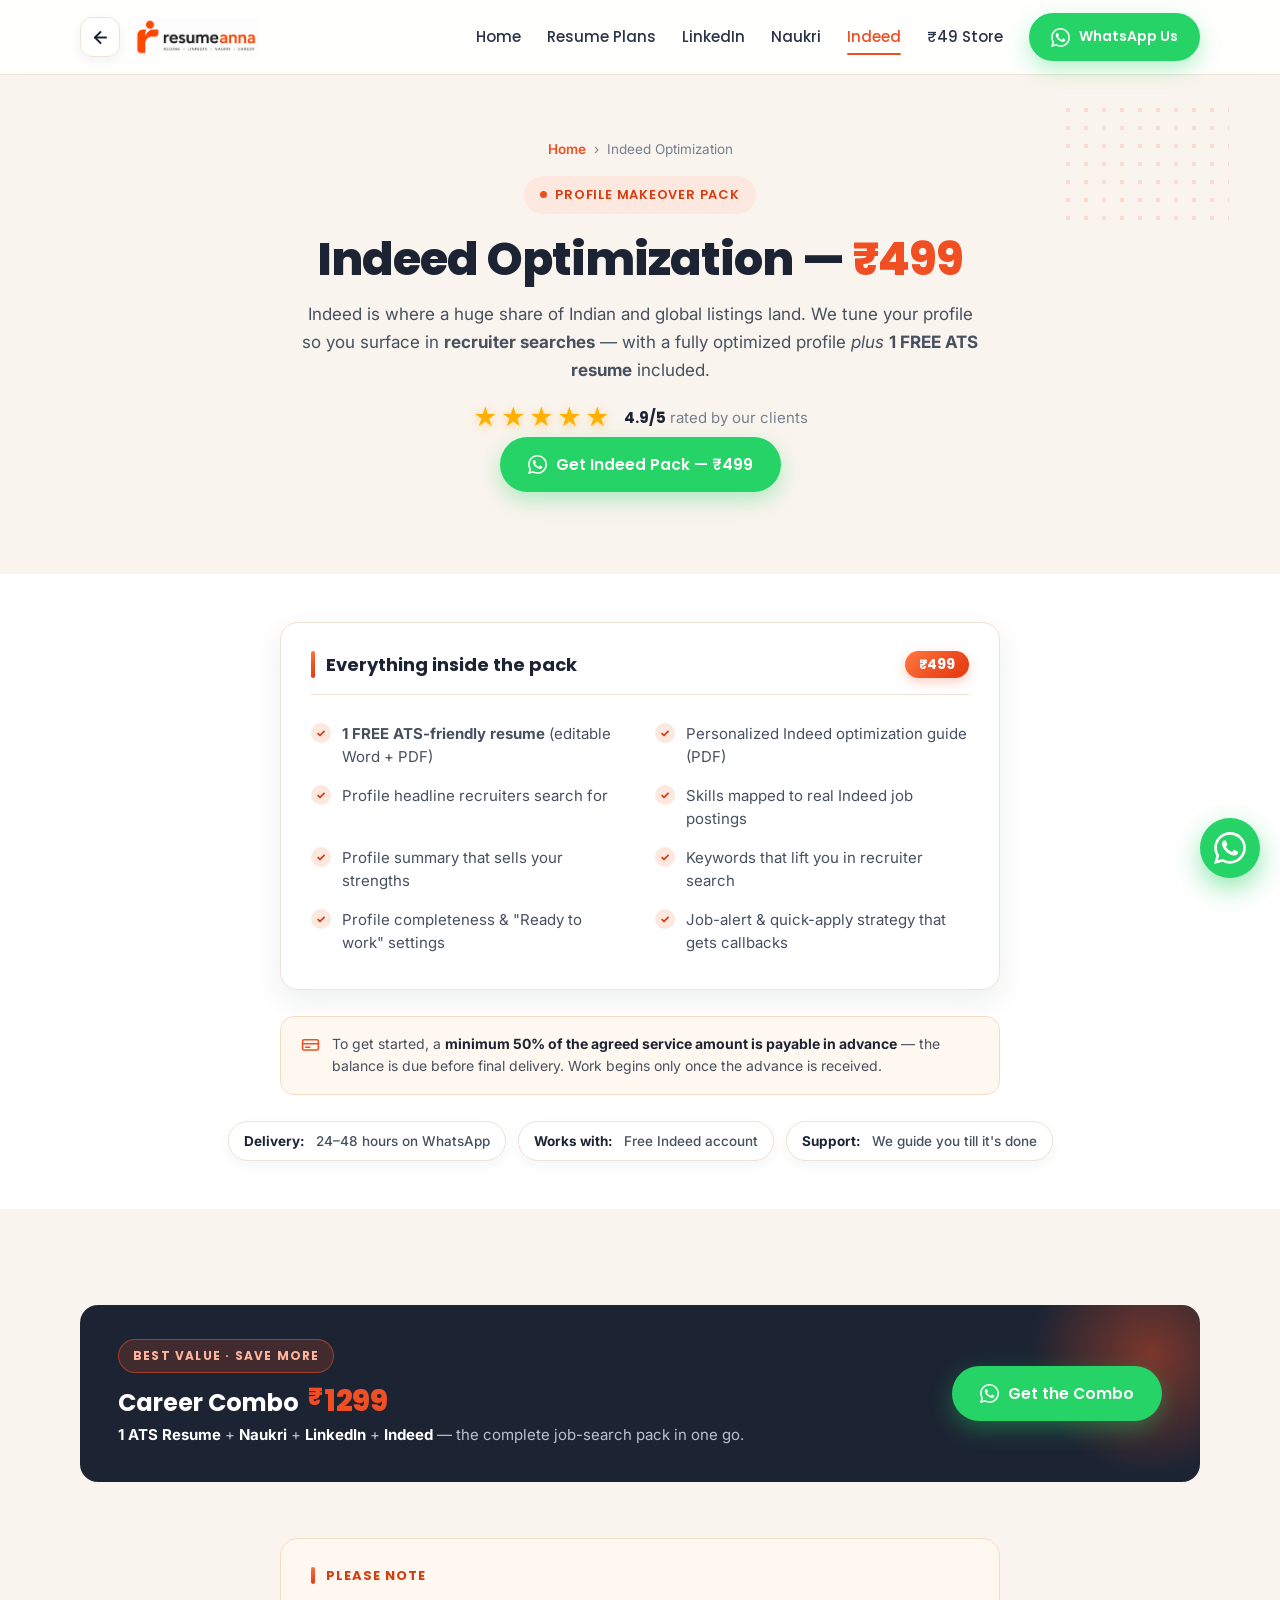
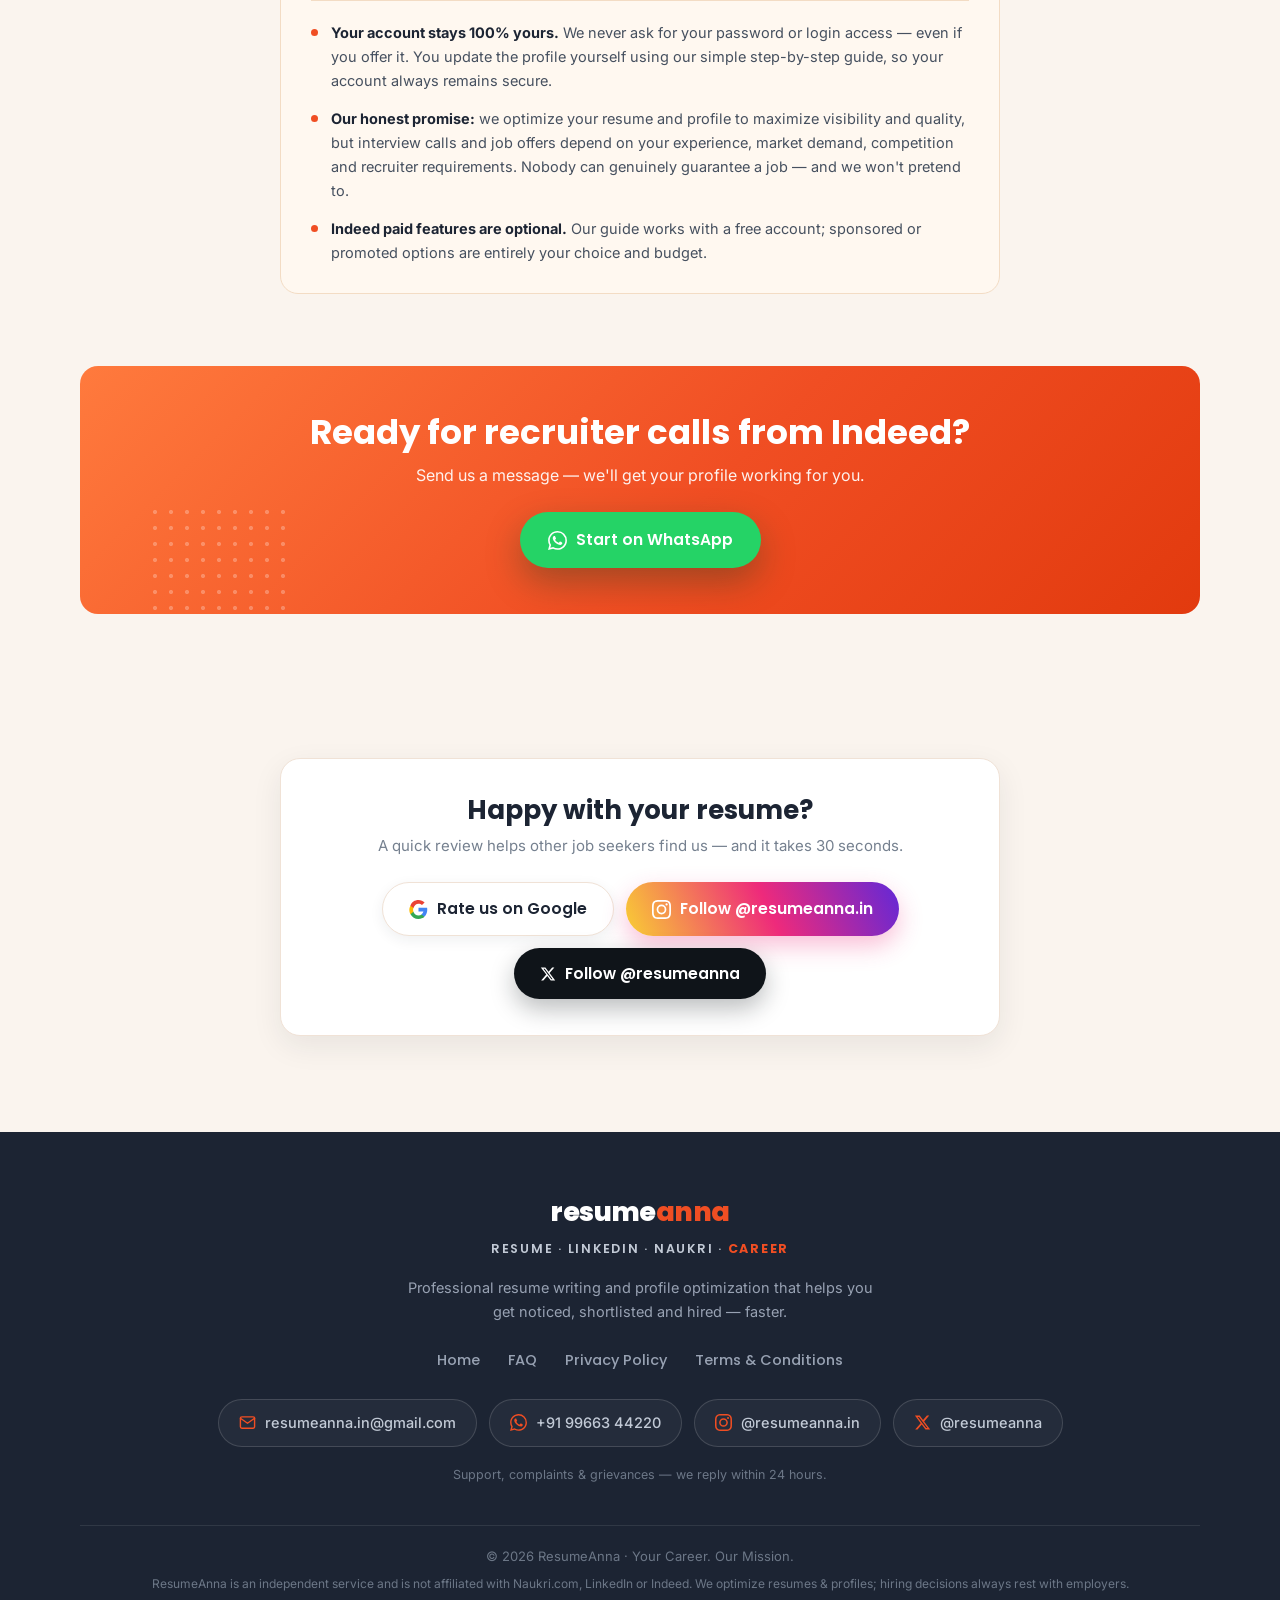
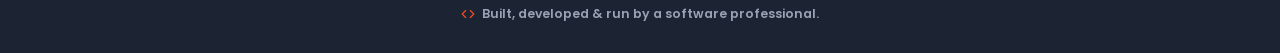
<file: indeed.html>
<!DOCTYPE html>
<html lang="en">
<head>
  <meta charset="UTF-8">
  <meta name="viewport" content="width=device-width, initial-scale=1.0">
  <title>Indeed Optimization ₹499 — 1 Free ATS Resume Included | ResumeAnna</title>
  <meta name="description" content="Indeed Profile Optimization at ₹499 with 1 FREE ATS resume — headline, skills, summary and recruiter visibility. Career Combo ₹1299: 1 ATS resume + Naukri + LinkedIn + Indeed.">
  <meta name="theme-color" content="#F04E23">
  <link rel="icon" type="image/png" href="assets/favicon.png">
  <link rel="preconnect" href="https://fonts.googleapis.com">
  <link rel="preconnect" href="https://fonts.gstatic.com" crossorigin>
  <link href="https://fonts.googleapis.com/css2?family=Poppins:wght@500;600;700;800&family=Inter:wght@400;500;600;700&display=swap" rel="stylesheet">
  <link rel="stylesheet" href="css/style.css?v=7">
  <script src="js/main.js?v=7" defer></script>
   <!-- Google tag (gtag.js) -->
<script async src="https://www.googletagmanager.com/gtag/js?id=G-57ZPYQ6193"></script>
<script>
  window.dataLayer = window.dataLayer || [];
  function gtag(){dataLayer.push(arguments);}
  gtag('js', new Date());

  gtag('config', 'G-57ZPYQ6193');
</script>
</head>
<body>

  <!-- ======= Header ======= -->
  <header class="site-head">
    <div class="container head-in">
      <a class="back-btn" href="index.html" data-back aria-label="Go back"><svg viewBox="0 0 24 24" fill="none" stroke="currentColor" stroke-width="2.4" stroke-linecap="round" stroke-linejoin="round" aria-hidden="true"><line x1="19" y1="12" x2="5" y2="12"/><polyline points="12 19 5 12 12 5"/></svg></a>
      <a class="brand" href="index.html">
        <img src="assets/logo.png" alt="ResumeAnna — Resume, LinkedIn, Naukri, Career">
      </a>
      <button class="nav-toggle" aria-label="Open menu"><span class="bars"><span></span><span></span><span></span></span> Menu</button>
      <nav class="site-nav">
        <a href="index.html">Home</a>
        <a href="resume.html">Resume Plans</a>
        <a href="linkedin.html">LinkedIn</a>
        <a href="naukri.html">Naukri</a>
        <a href="indeed.html" class="active">Indeed</a>
        <a href="store.html">₹49 Store</a>
        <a class="btn btn-wa btn-sm" href="https://wa.me/919966344220?text=Hi%20ResumeAnna!%20I%20want%20the%20Indeed%20Optimization%20Pack%20(%E2%82%B9499)." target="_blank" rel="noopener">
          <svg viewBox="0 0 24 24" fill="currentColor" aria-hidden="true"><path d="M17.472 14.382c-.297-.149-1.758-.867-2.03-.967-.273-.099-.471-.148-.67.15-.197.297-.767.966-.94 1.164-.173.199-.347.223-.644.075-.297-.15-1.255-.463-2.39-1.475-.883-.788-1.48-1.761-1.653-2.059-.173-.297-.018-.458.13-.606.134-.133.298-.347.446-.52.149-.174.198-.298.298-.497.099-.198.05-.371-.025-.52-.075-.149-.669-1.612-.916-2.207-.242-.579-.487-.5-.669-.51-.173-.008-.371-.01-.57-.01-.198 0-.52.074-.792.372-.272.297-1.04 1.016-1.04 2.479 0 1.462 1.065 2.875 1.213 3.074.149.198 2.096 3.2 5.077 4.487.709.306 1.262.489 1.694.625.712.227 1.36.195 1.871.118.571-.085 1.758-.719 2.006-1.413.248-.694.248-1.289.173-1.413-.074-.124-.272-.198-.57-.347m-5.421 7.403h-.004a9.87 9.87 0 01-5.031-1.378l-.361-.214-3.741.982.998-3.648-.235-.374a9.86 9.86 0 01-1.51-5.26c.001-5.45 4.436-9.884 9.888-9.884 2.64 0 5.122 1.03 6.988 2.898a9.825 9.825 0 012.893 6.994c-.003 5.45-4.437 9.884-9.885 9.884m8.413-18.297A11.815 11.815 0 0012.05 0C5.495 0 .16 5.335.157 11.892c0 2.096.547 4.142 1.588 5.945L.057 24l6.305-1.654a11.882 11.882 0 005.683 1.448h.005c6.554 0 11.89-5.335 11.893-11.893a11.821 11.821 0 00-3.48-8.413z"/></svg>
          WhatsApp Us
        </a>
      </nav>
    </div>
  </header>

  <!-- ======= Page hero ======= -->
  <section class="page-hero">
    <div class="container">
      <span class="crumb"><a href="index.html">Home</a> &nbsp;›&nbsp; Indeed Optimization</span><br>
      <span class="eyebrow">Profile Makeover Pack</span>
      <h1>Indeed Optimization — <span style="color:var(--orange)">₹499</span></h1>
      <p class="lead">Indeed is where a huge share of Indian and global listings land. We tune your profile so you surface in <strong>recruiter searches</strong> — with a fully optimized profile <em>plus</em> <strong>1 FREE ATS resume</strong> included.</p>
      <div class="rating">
        <div class="stars" aria-hidden="true">
          <span style="--d:.15s">★</span><span style="--d:.3s">★</span><span style="--d:.45s">★</span><span style="--d:.6s">★</span><span style="--d:.75s">★</span>
        </div>
        <p><strong>4.9/5</strong> rated by our clients</p>
      </div>
      <div class="hero-cta" style="justify-content:center">
        <a class="btn btn-wa" href="https://wa.me/919966344220?text=Hi%20ResumeAnna!%20I%20want%20the%20Indeed%20Optimization%20Pack%20(%E2%82%B9499)." target="_blank" rel="noopener">
          <svg viewBox="0 0 24 24" fill="currentColor" aria-hidden="true"><path d="M17.472 14.382c-.297-.149-1.758-.867-2.03-.967-.273-.099-.471-.148-.67.15-.197.297-.767.966-.94 1.164-.173.199-.347.223-.644.075-.297-.15-1.255-.463-2.39-1.475-.883-.788-1.48-1.761-1.653-2.059-.173-.297-.018-.458.13-.606.134-.133.298-.347.446-.52.149-.174.198-.298.298-.497.099-.198.05-.371-.025-.52-.075-.149-.669-1.612-.916-2.207-.242-.579-.487-.5-.669-.51-.173-.008-.371-.01-.57-.01-.198 0-.52.074-.792.372-.272.297-1.04 1.016-1.04 2.479 0 1.462 1.065 2.875 1.213 3.074.149.198 2.096 3.2 5.077 4.487.709.306 1.262.489 1.694.625.712.227 1.36.195 1.871.118.571-.085 1.758-.719 2.006-1.413.248-.694.248-1.289.173-1.413-.074-.124-.272-.198-.57-.347m-5.421 7.403h-.004a9.87 9.87 0 01-5.031-1.378l-.361-.214-3.741.982.998-3.648-.235-.374a9.86 9.86 0 01-1.51-5.26c.001-5.45 4.436-9.884 9.888-9.884 2.64 0 5.122 1.03 6.988 2.898a9.825 9.825 0 012.893 6.994c-.003 5.45-4.437 9.884-9.885 9.884m8.413-18.297A11.815 11.815 0 0012.05 0C5.495 0 .16 5.335.157 11.892c0 2.096.547 4.142 1.588 5.945L.057 24l6.305-1.654a11.882 11.882 0 005.683 1.448h.005c6.554 0 11.89-5.335 11.893-11.893a11.821 11.821 0 00-3.48-8.413z"/></svg>
          Get Indeed Pack — ₹499
        </a>
      </div>
    </div>
  </section>

  <!-- ======= What you get ======= -->
  <section class="bg-white" style="padding:48px 0">
    <div class="container">
      <div class="includes reveal">
        <h3><span>Everything inside the pack</span><span class="amt">₹499</span></h3>
        <ul>
          <li><strong>1 FREE ATS-friendly resume</strong> (editable Word + PDF)</li>
          <li>Personalized Indeed optimization guide (PDF)</li>
          <li>Profile headline recruiters search for</li>
          <li>Skills mapped to real Indeed job postings</li>
          <li>Profile summary that sells your strengths</li>
          <li>Keywords that lift you in recruiter search</li>
          <li>Profile completeness &amp; "Ready to work" settings</li>
          <li>Job-alert &amp; quick-apply strategy that gets callbacks</li>
        </ul>
      </div>

      <div class="pay-note reveal"><svg viewBox="0 0 24 24" fill="none" stroke="currentColor" stroke-width="2" stroke-linecap="round" stroke-linejoin="round" aria-hidden="true"><rect x="2" y="6" width="20" height="13" rx="2"/><line x1="2" y1="11" x2="22" y2="11"/><line x1="6" y1="15.5" x2="11" y2="15.5"/></svg><span>To get started, a <b>minimum 50% of the agreed service amount is payable in advance</b> — the balance is due before final delivery. Work begins only once the advance is received.</span></div>

      <div class="policy reveal">
        <span class="chip"><b>Delivery:</b>&nbsp;24–48 hours on WhatsApp</span>
        <span class="chip"><b>Works with:</b>&nbsp;Free Indeed account</span>
        <span class="chip"><b>Support:</b>&nbsp;We guide you till it's done</span>
      </div>
    </div>
  </section>

  <!-- ======= Combo ======= -->
  <section style="padding:56px 0">
    <div class="container">
      <div class="combo reveal">
        <div class="combo-info">
          <span class="combo-badge">Best Value · Save More</span>
          <h3>Career Combo <span class="price"><span class="rupee">₹</span>1299</span></h3>
          <p><strong style="color:#fff">1 ATS Resume</strong> + <strong style="color:#fff">Naukri</strong> + <strong style="color:#fff">LinkedIn</strong> + <strong style="color:#fff">Indeed</strong> — the complete job-search pack in one go.</p>
        </div>
        <a class="btn btn-wa" href="https://wa.me/919966344220?text=Hi%20ResumeAnna!%20I%20want%20the%20Career%20Combo%20(%E2%82%B91299)%20-%201%20ATS%20Resume%20%2B%20Naukri%20%2B%20LinkedIn%20%2B%20Indeed." target="_blank" rel="noopener">
          <svg viewBox="0 0 24 24" fill="currentColor" aria-hidden="true"><path d="M17.472 14.382c-.297-.149-1.758-.867-2.03-.967-.273-.099-.471-.148-.67.15-.197.297-.767.966-.94 1.164-.173.199-.347.223-.644.075-.297-.15-1.255-.463-2.39-1.475-.883-.788-1.48-1.761-1.653-2.059-.173-.297-.018-.458.13-.606.134-.133.298-.347.446-.52.149-.174.198-.298.298-.497.099-.198.05-.371-.025-.52-.075-.149-.669-1.612-.916-2.207-.242-.579-.487-.5-.669-.51-.173-.008-.371-.01-.57-.01-.198 0-.52.074-.792.372-.272.297-1.04 1.016-1.04 2.479 0 1.462 1.065 2.875 1.213 3.074.149.198 2.096 3.2 5.077 4.487.709.306 1.262.489 1.694.625.712.227 1.36.195 1.871.118.571-.085 1.758-.719 2.006-1.413.248-.694.248-1.289.173-1.413-.074-.124-.272-.198-.57-.347m-5.421 7.403h-.004a9.87 9.87 0 01-5.031-1.378l-.361-.214-3.741.982.998-3.648-.235-.374a9.86 9.86 0 01-1.51-5.26c.001-5.45 4.436-9.884 9.888-9.884 2.64 0 5.122 1.03 6.988 2.898a9.825 9.825 0 012.893 6.994c-.003 5.45-4.437 9.884-9.885 9.884m8.413-18.297A11.815 11.815 0 0012.05 0C5.495 0 .16 5.335.157 11.892c0 2.096.547 4.142 1.588 5.945L.057 24l6.305-1.654a11.882 11.882 0 005.683 1.448h.005c6.554 0 11.89-5.335 11.893-11.893a11.821 11.821 0 00-3.48-8.413z"/></svg>
          Get the Combo
        </a>
      </div>
    </div>
  </section>

  <!-- ======= Note ======= -->
  <section style="padding-top:0">
    <div class="container">
      <div class="note-box reveal">
        <h4>Please note</h4>
        <ul>
          <li><strong>Your account stays 100% yours.</strong> We never ask for your password or login access — even if you offer it. You update the profile yourself using our simple step-by-step guide, so your account always remains secure.</li>
          <li><strong>Our honest promise:</strong> we optimize your resume and profile to maximize visibility and quality, but interview calls and job offers depend on your experience, market demand, competition and recruiter requirements. Nobody can genuinely guarantee a job — and we won't pretend to.</li>
          <li><strong>Indeed paid features are optional.</strong> Our guide works with a free account; sponsored or promoted options are entirely your choice and budget.</li>
        </ul>
      </div>
    </div>
  </section>

  <!-- ======= CTA band ======= -->
  <section style="padding-top:0">
    <div class="container">
      <div class="cta-band reveal">
        <h2>Ready for recruiter calls from Indeed?</h2>
        <p>Send us a message — we'll get your profile working for you.</p>
        <a class="btn btn-wa" href="https://wa.me/919966344220?text=Hi%20ResumeAnna!%20I%20want%20the%20Indeed%20Optimization%20Pack%20(%E2%82%B9499)." target="_blank" rel="noopener">
          <svg viewBox="0 0 24 24" fill="currentColor" aria-hidden="true"><path d="M17.472 14.382c-.297-.149-1.758-.867-2.03-.967-.273-.099-.471-.148-.67.15-.197.297-.767.966-.94 1.164-.173.199-.347.223-.644.075-.297-.15-1.255-.463-2.39-1.475-.883-.788-1.48-1.761-1.653-2.059-.173-.297-.018-.458.13-.606.134-.133.298-.347.446-.52.149-.174.198-.298.298-.497.099-.198.05-.371-.025-.52-.075-.149-.669-1.612-.916-2.207-.242-.579-.487-.5-.669-.51-.173-.008-.371-.01-.57-.01-.198 0-.52.074-.792.372-.272.297-1.04 1.016-1.04 2.479 0 1.462 1.065 2.875 1.213 3.074.149.198 2.096 3.2 5.077 4.487.709.306 1.262.489 1.694.625.712.227 1.36.195 1.871.118.571-.085 1.758-.719 2.006-1.413.248-.694.248-1.289.173-1.413-.074-.124-.272-.198-.57-.347m-5.421 7.403h-.004a9.87 9.87 0 01-5.031-1.378l-.361-.214-3.741.982.998-3.648-.235-.374a9.86 9.86 0 01-1.51-5.26c.001-5.45 4.436-9.884 9.888-9.884 2.64 0 5.122 1.03 6.988 2.898a9.825 9.825 0 012.893 6.994c-.003 5.45-4.437 9.884-9.885 9.884m8.413-18.297A11.815 11.815 0 0012.05 0C5.495 0 .16 5.335.157 11.892c0 2.096.547 4.142 1.588 5.945L.057 24l6.305-1.654a11.882 11.882 0 005.683 1.448h.005c6.554 0 11.89-5.335 11.893-11.893a11.821 11.821 0 00-3.48-8.413z"/></svg>
          Start on WhatsApp
        </a>
      </div>
    </div>
  </section>

  <!-- ======= Reviews &amp; social ======= -->
  <section style="padding-bottom:56px">
    <div class="container">
      <div class="review-band reveal">
        <h3>Happy with your resume?</h3>
        <p>A quick review helps other job seekers find us — and it takes 30 seconds.</p>
        <div class="review-actions">
          <a class="btn btn-google" href="https://share.google/l2VAOfeDfMd7XkNS9" target="_blank" rel="noopener"><svg viewBox="0 0 24 24" aria-hidden="true"><path fill="#4285F4" d="M23.06 12.25c0-.85-.08-1.67-.22-2.45H12v4.63h6.2a5.3 5.3 0 01-2.3 3.48v2.89h3.72c2.18-2 3.44-4.96 3.44-8.55z"/><path fill="#34A853" d="M12 24c3.1 0 5.7-1.03 7.6-2.78l-3.72-2.89c-1.03.69-2.35 1.1-3.88 1.1-2.99 0-5.52-2.02-6.43-4.73H1.73v2.98A11.99 11.99 0 0012 24z"/><path fill="#FBBC05" d="M5.57 14.7a7.2 7.2 0 010-4.6V7.12H1.73a12 12 0 000 10.76l3.84-2.98z"/><path fill="#EA4335" d="M12 4.75c1.69 0 3.2.58 4.4 1.72l3.3-3.3C17.7 1.2 15.1 0 12 0 7.3 0 3.25 2.7 1.73 7.12L5.57 10.1C6.48 7.39 9.01 4.75 12 4.75z"/></svg> Rate us on Google</a>
          <a class="btn btn-ig" href="https://www.instagram.com/resumeanna.in/" target="_blank" rel="noopener"><svg viewBox="0 0 24 24" fill="currentColor" aria-hidden="true"><path d="M12 2.16c3.2 0 3.58.01 4.85.07 1.17.05 1.8.25 2.23.41.56.22.96.48 1.38.9.42.42.68.82.9 1.38.16.42.36 1.06.41 2.23.06 1.27.07 1.65.07 4.85s-.01 3.58-.07 4.85c-.05 1.17-.25 1.8-.41 2.23-.22.56-.48.96-.9 1.38-.42.42-.82.68-1.38.9-.42.16-1.06.36-2.23.41-1.27.06-1.65.07-4.85.07s-3.58-.01-4.85-.07c-1.17-.05-1.8-.25-2.23-.41-.56-.22-.96-.48-1.38-.9-.42-.42-.68-.82-.9-1.38-.16-.42-.36-1.06-.41-2.23-.06-1.27-.07-1.65-.07-4.85s.01-3.58.07-4.85c.05-1.17.25-1.8.41-2.23.22-.56.48-.96.9-1.38.42-.42.82-.68 1.38-.9.42-.16 1.06-.36 2.23-.41 1.27-.06 1.65-.07 4.85-.07M12 0C8.74 0 8.33.01 7.05.07 5.78.13 4.9.33 4.14.63c-.79.3-1.46.72-2.13 1.38A5.9 5.9 0 00.63 4.14c-.3.76-.5 1.64-.56 2.91C.01 8.33 0 8.74 0 12s.01 3.67.07 4.95c.06 1.27.26 2.15.56 2.91.3.79.72 1.46 1.38 2.13a5.9 5.9 0 002.13 1.38c.76.3 1.64.5 2.91.56C8.33 23.99 8.74 24 12 24s3.67-.01 4.95-.07c1.27-.06 2.15-.26 2.91-.56a5.9 5.9 0 002.13-1.38 5.9 5.9 0 001.38-2.13c.3-.76.5-1.64.56-2.91.06-1.28.07-1.69.07-4.95s-.01-3.67-.07-4.95c-.06-1.27-.26-2.15-.56-2.91a5.9 5.9 0 00-1.38-2.13A5.9 5.9 0 0019.86.63c-.76-.3-1.64-.5-2.91-.56C15.67.01 15.26 0 12 0zm0 5.84a6.16 6.16 0 100 12.32 6.16 6.16 0 000-12.32zm0 10.16a4 4 0 110-8 4 4 0 010 8zm7.85-10.4a1.44 1.44 0 11-2.88 0 1.44 1.44 0 012.88 0z"/></svg> Follow @resumeanna.in</a>
          <a class="btn btn-x" href="https://x.com/resumeanna" target="_blank" rel="noopener"><svg viewBox="0 0 24 24" fill="currentColor" aria-hidden="true"><path d="M18.244 2.25h3.308l-7.227 8.26 8.502 11.24H16.17l-5.214-6.817L4.99 21.75H1.68l7.73-8.835L1.254 2.25H8.08l4.713 6.231zm-1.161 17.52h1.833L7.084 4.126H5.117z"/></svg> Follow @resumeanna</a>
        </div>
      </div>
    </div>
  </section>

  <!-- ======= Footer ======= -->
  <footer class="site-foot">
    <div class="container">
      <div class="foot-main">
        <span class="foot-brand">resume<span>anna</span></span>
        <div class="foot-tag">Resume · LinkedIn · Naukri · <b>Career</b></div>
        <p class="foot-about">Professional resume writing and profile optimization that helps you get noticed, shortlisted and hired — faster.</p>

        <nav class="foot-links" aria-label="Footer">
          <a href="index.html">Home</a>
          <a href="faq.html">FAQ</a>
          <a href="privacy.html">Privacy Policy</a>
          <a href="terms.html">Terms &amp; Conditions</a>
        </nav>

        <div class="foot-reach">
          <a class="foot-chip" href="mailto:resumeanna.in@gmail.com"><svg viewBox="0 0 24 24" fill="none" stroke="currentColor" stroke-width="2" stroke-linecap="round" stroke-linejoin="round" aria-hidden="true"><path d="M4 4h16c1.1 0 2 .9 2 2v12c0 1.1-.9 2-2 2H4c-1.1 0-2-.9-2-2V6c0-1.1.9-2 2-2z"/><polyline points="22,6 12,13 2,6"/></svg> resumeanna.in@gmail.com</a>
          <a class="foot-chip" href="https://wa.me/919966344220" target="_blank" rel="noopener"><svg viewBox="0 0 24 24" fill="currentColor" aria-hidden="true"><path d="M17.472 14.382c-.297-.149-1.758-.867-2.03-.967-.273-.099-.471-.148-.67.15-.197.297-.767.966-.94 1.164-.173.199-.347.223-.644.075-.297-.15-1.255-.463-2.39-1.475-.883-.788-1.48-1.761-1.653-2.059-.173-.297-.018-.458.13-.606.134-.133.298-.347.446-.52.149-.174.198-.298.298-.497.099-.198.05-.371-.025-.52-.075-.149-.669-1.612-.916-2.207-.242-.579-.487-.5-.669-.51-.173-.008-.371-.01-.57-.01-.198 0-.52.074-.792.372-.272.297-1.04 1.016-1.04 2.479 0 1.462 1.065 2.875 1.213 3.074.149.198 2.096 3.2 5.077 4.487.709.306 1.262.489 1.694.625.712.227 1.36.195 1.871.118.571-.085 1.758-.719 2.006-1.413.248-.694.248-1.289.173-1.413-.074-.124-.272-.198-.57-.347m-5.421 7.403h-.004a9.87 9.87 0 01-5.031-1.378l-.361-.214-3.741.982.998-3.648-.235-.374a9.86 9.86 0 01-1.51-5.26c.001-5.45 4.436-9.884 9.888-9.884 2.64 0 5.122 1.03 6.988 2.898a9.825 9.825 0 012.893 6.994c-.003 5.45-4.437 9.884-9.885 9.884m8.413-18.297A11.815 11.815 0 0012.05 0C5.495 0 .16 5.335.157 11.892c0 2.096.547 4.142 1.588 5.945L.057 24l6.305-1.654a11.882 11.882 0 005.683 1.448h.005c6.554 0 11.89-5.335 11.893-11.893a11.821 11.821 0 00-3.48-8.413z"/></svg> +91 99663 44220</a>
          <a class="foot-chip" href="https://www.instagram.com/resumeanna.in/" target="_blank" rel="noopener"><svg viewBox="0 0 24 24" fill="currentColor" aria-hidden="true"><path d="M12 2.16c3.2 0 3.58.01 4.85.07 1.17.05 1.8.25 2.23.41.56.22.96.48 1.38.9.42.42.68.82.9 1.38.16.42.36 1.06.41 2.23.06 1.27.07 1.65.07 4.85s-.01 3.58-.07 4.85c-.05 1.17-.25 1.8-.41 2.23-.22.56-.48.96-.9 1.38-.42.42-.82.68-1.38.9-.42.16-1.06.36-2.23.41-1.27.06-1.65.07-4.85.07s-3.58-.01-4.85-.07c-1.17-.05-1.8-.25-2.23-.41-.56-.22-.96-.48-1.38-.9-.42-.42-.68-.82-.9-1.38-.16-.42-.36-1.06-.41-2.23-.06-1.27-.07-1.65-.07-4.85s.01-3.58.07-4.85c.05-1.17.25-1.8.41-2.23.22-.56.48-.96.9-1.38.42-.42.82-.68 1.38-.9.42-.16 1.06-.36 2.23-.41 1.27-.06 1.65-.07 4.85-.07M12 0C8.74 0 8.33.01 7.05.07 5.78.13 4.9.33 4.14.63c-.79.3-1.46.72-2.13 1.38A5.9 5.9 0 00.63 4.14c-.3.76-.5 1.64-.56 2.91C.01 8.33 0 8.74 0 12s.01 3.67.07 4.95c.06 1.27.26 2.15.56 2.91.3.79.72 1.46 1.38 2.13a5.9 5.9 0 002.13 1.38c.76.3 1.64.5 2.91.56C8.33 23.99 8.74 24 12 24s3.67-.01 4.95-.07c1.27-.06 2.15-.26 2.91-.56a5.9 5.9 0 002.13-1.38 5.9 5.9 0 001.38-2.13c.3-.76.5-1.64.56-2.91.06-1.28.07-1.69.07-4.95s-.01-3.67-.07-4.95c-.06-1.27-.26-2.15-.56-2.91a5.9 5.9 0 00-1.38-2.13A5.9 5.9 0 0019.86.63c-.76-.3-1.64-.5-2.91-.56C15.67.01 15.26 0 12 0zm0 5.84a6.16 6.16 0 100 12.32 6.16 6.16 0 000-12.32zm0 10.16a4 4 0 110-8 4 4 0 010 8zm7.85-10.4a1.44 1.44 0 11-2.88 0 1.44 1.44 0 012.88 0z"/></svg> @resumeanna.in</a>
          <a class="foot-chip" href="https://x.com/resumeanna" target="_blank" rel="noopener"><svg viewBox="0 0 24 24" fill="currentColor" aria-hidden="true"><path d="M18.244 2.25h3.308l-7.227 8.26 8.502 11.24H16.17l-5.214-6.817L4.99 21.75H1.68l7.73-8.835L1.254 2.25H8.08l4.713 6.231zm-1.161 17.52h1.833L7.084 4.126H5.117z"/></svg> @resumeanna</a>
        </div>
        <p class="foot-help">Support, complaints &amp; grievances — we reply within 24 hours.</p>
      </div>
      <div class="foot-bottom">
        <p>© <span data-year>2026</span> ResumeAnna · Your Career. Our Mission.</p>
        <p>ResumeAnna is an independent service and is not affiliated with Naukri.com, LinkedIn or Indeed. We optimize resumes &amp; profiles; hiring decisions always rest with employers.</p>
        <p class="foot-credit"><svg viewBox="0 0 24 24" fill="none" stroke="currentColor" stroke-width="2" stroke-linecap="round" stroke-linejoin="round" aria-hidden="true"><polyline points="16 18 22 12 16 6"/><polyline points="8 6 2 12 8 18"/></svg> Built, developed &amp; run by a software professional.</p>
      </div>
    </div>
  </footer>

  <!-- ======= Floating WhatsApp ======= -->
  <a class="wa-float" href="https://wa.me/919966344220?text=Hi%20ResumeAnna!%20I%20want%20the%20Indeed%20Optimization%20Pack%20(%E2%82%B9499)." target="_blank" rel="noopener" aria-label="Chat with ResumeAnna on WhatsApp">
    <svg viewBox="0 0 24 24" fill="currentColor" aria-hidden="true"><path d="M17.472 14.382c-.297-.149-1.758-.867-2.03-.967-.273-.099-.471-.148-.67.15-.197.297-.767.966-.94 1.164-.173.199-.347.223-.644.075-.297-.15-1.255-.463-2.39-1.475-.883-.788-1.48-1.761-1.653-2.059-.173-.297-.018-.458.13-.606.134-.133.298-.347.446-.52.149-.174.198-.298.298-.497.099-.198.05-.371-.025-.52-.075-.149-.669-1.612-.916-2.207-.242-.579-.487-.5-.669-.51-.173-.008-.371-.01-.57-.01-.198 0-.52.074-.792.372-.272.297-1.04 1.016-1.04 2.479 0 1.462 1.065 2.875 1.213 3.074.149.198 2.096 3.2 5.077 4.487.709.306 1.262.489 1.694.625.712.227 1.36.195 1.871.118.571-.085 1.758-.719 2.006-1.413.248-.694.248-1.289.173-1.413-.074-.124-.272-.198-.57-.347m-5.421 7.403h-.004a9.87 9.87 0 01-5.031-1.378l-.361-.214-3.741.982.998-3.648-.235-.374a9.86 9.86 0 01-1.51-5.26c.001-5.45 4.436-9.884 9.888-9.884 2.64 0 5.122 1.03 6.988 2.898a9.825 9.825 0 012.893 6.994c-.003 5.45-4.437 9.884-9.885 9.884m8.413-18.297A11.815 11.815 0 0012.05 0C5.495 0 .16 5.335.157 11.892c0 2.096.547 4.142 1.588 5.945L.057 24l6.305-1.654a11.882 11.882 0 005.683 1.448h.005c6.554 0 11.89-5.335 11.893-11.893a11.821 11.821 0 00-3.48-8.413z"/></svg>
  </a>

</body>
</html>
</file>
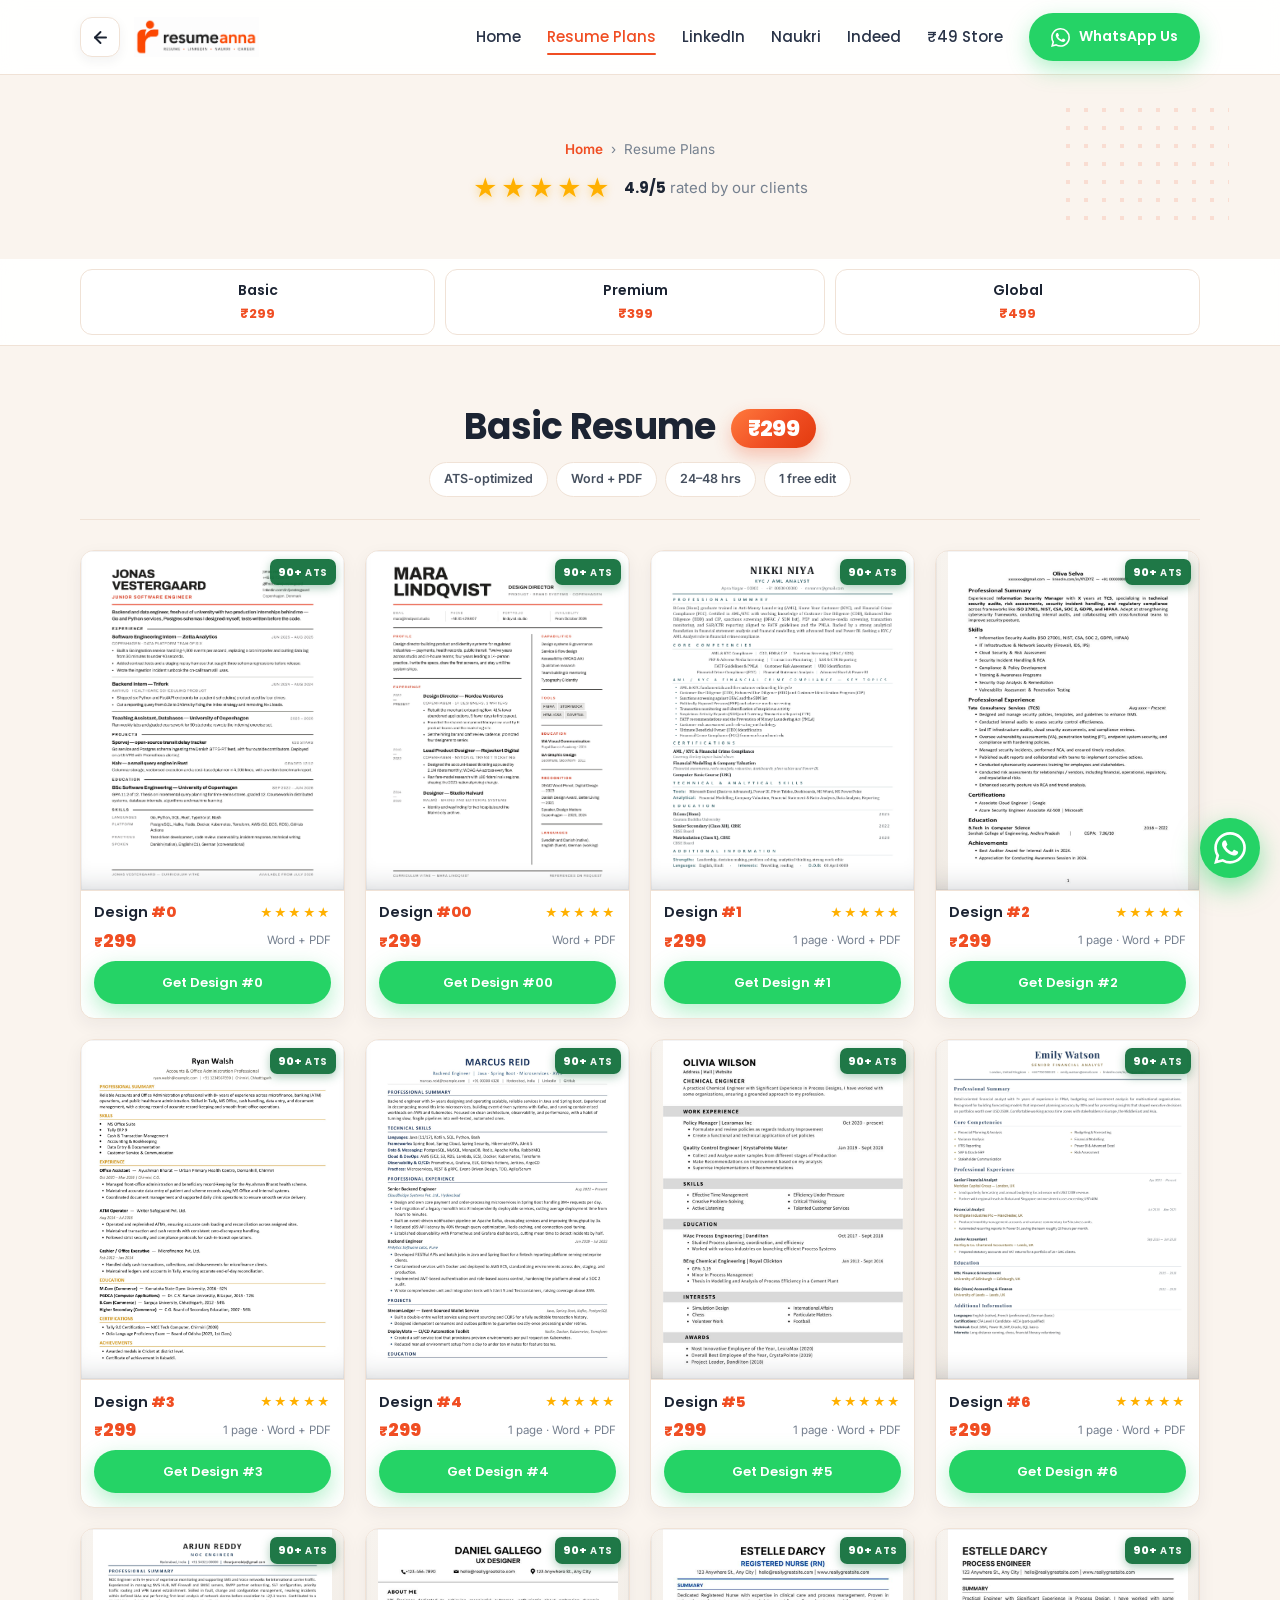
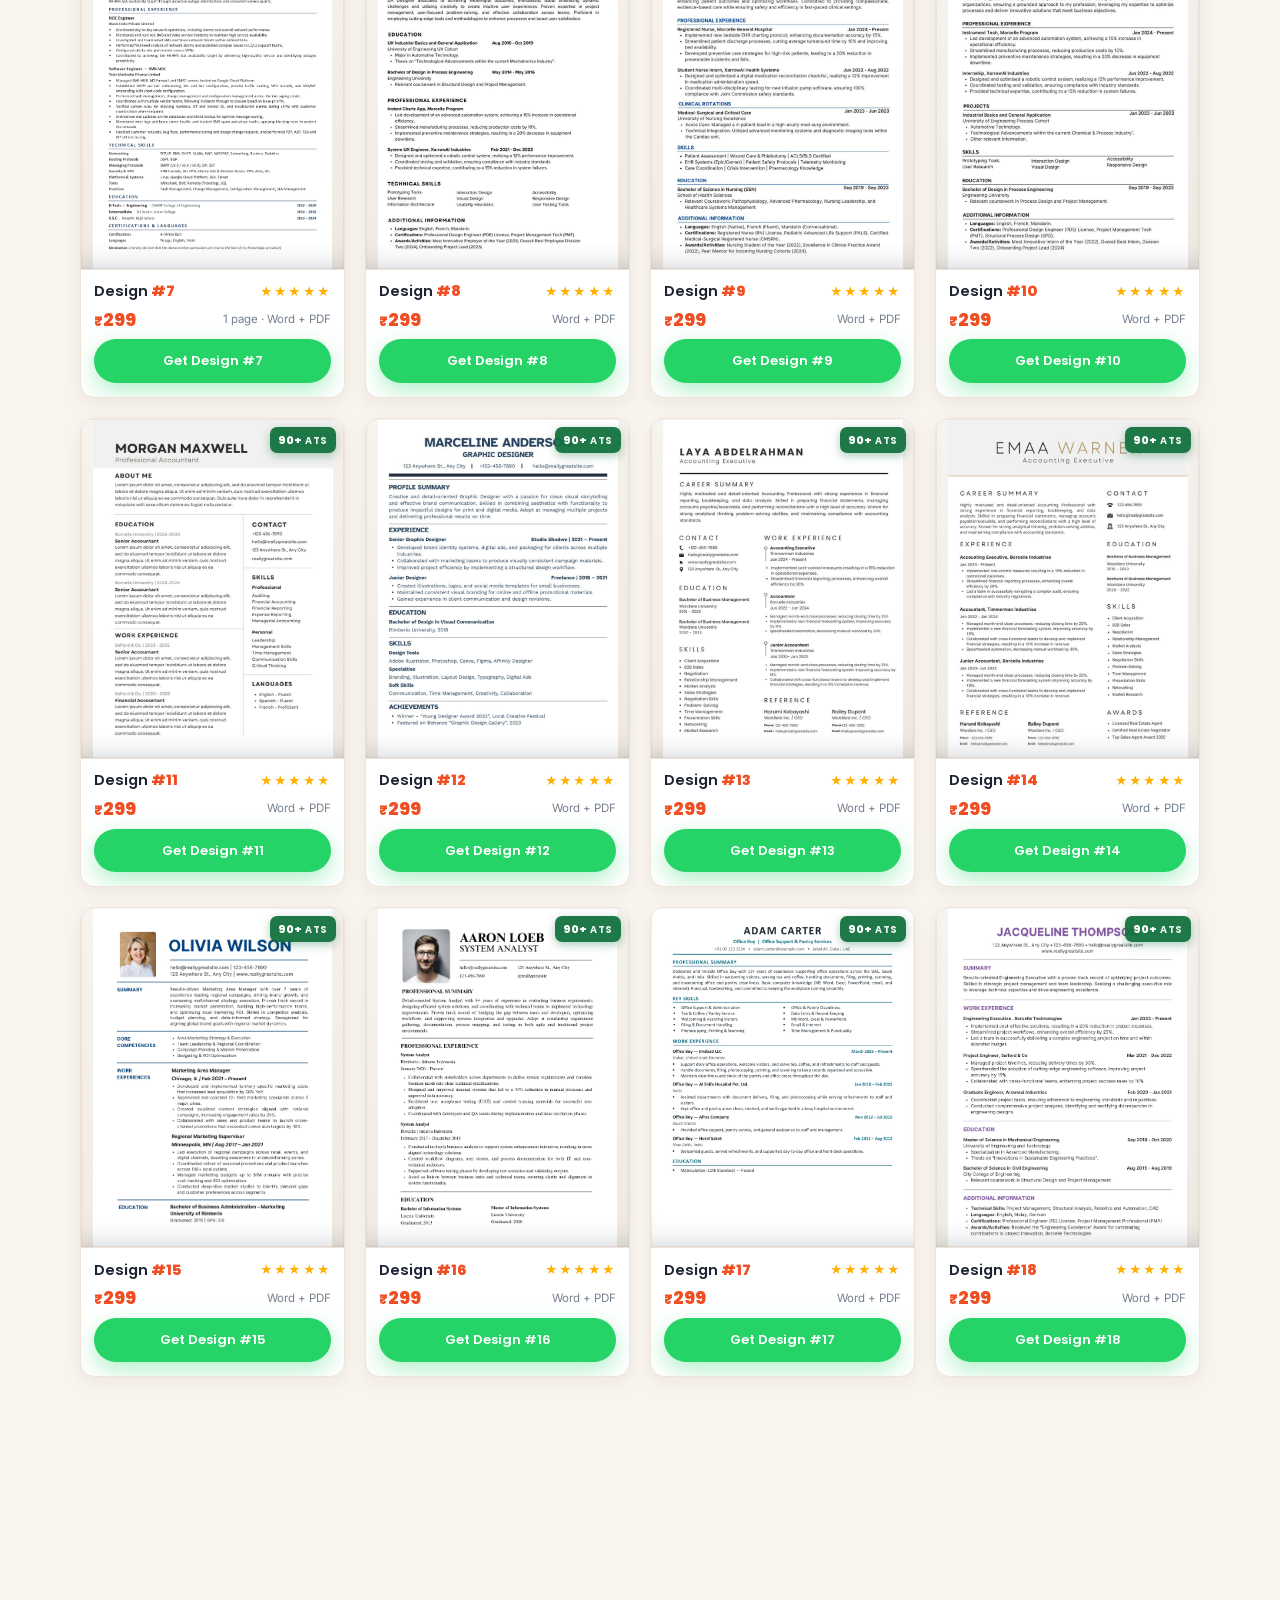
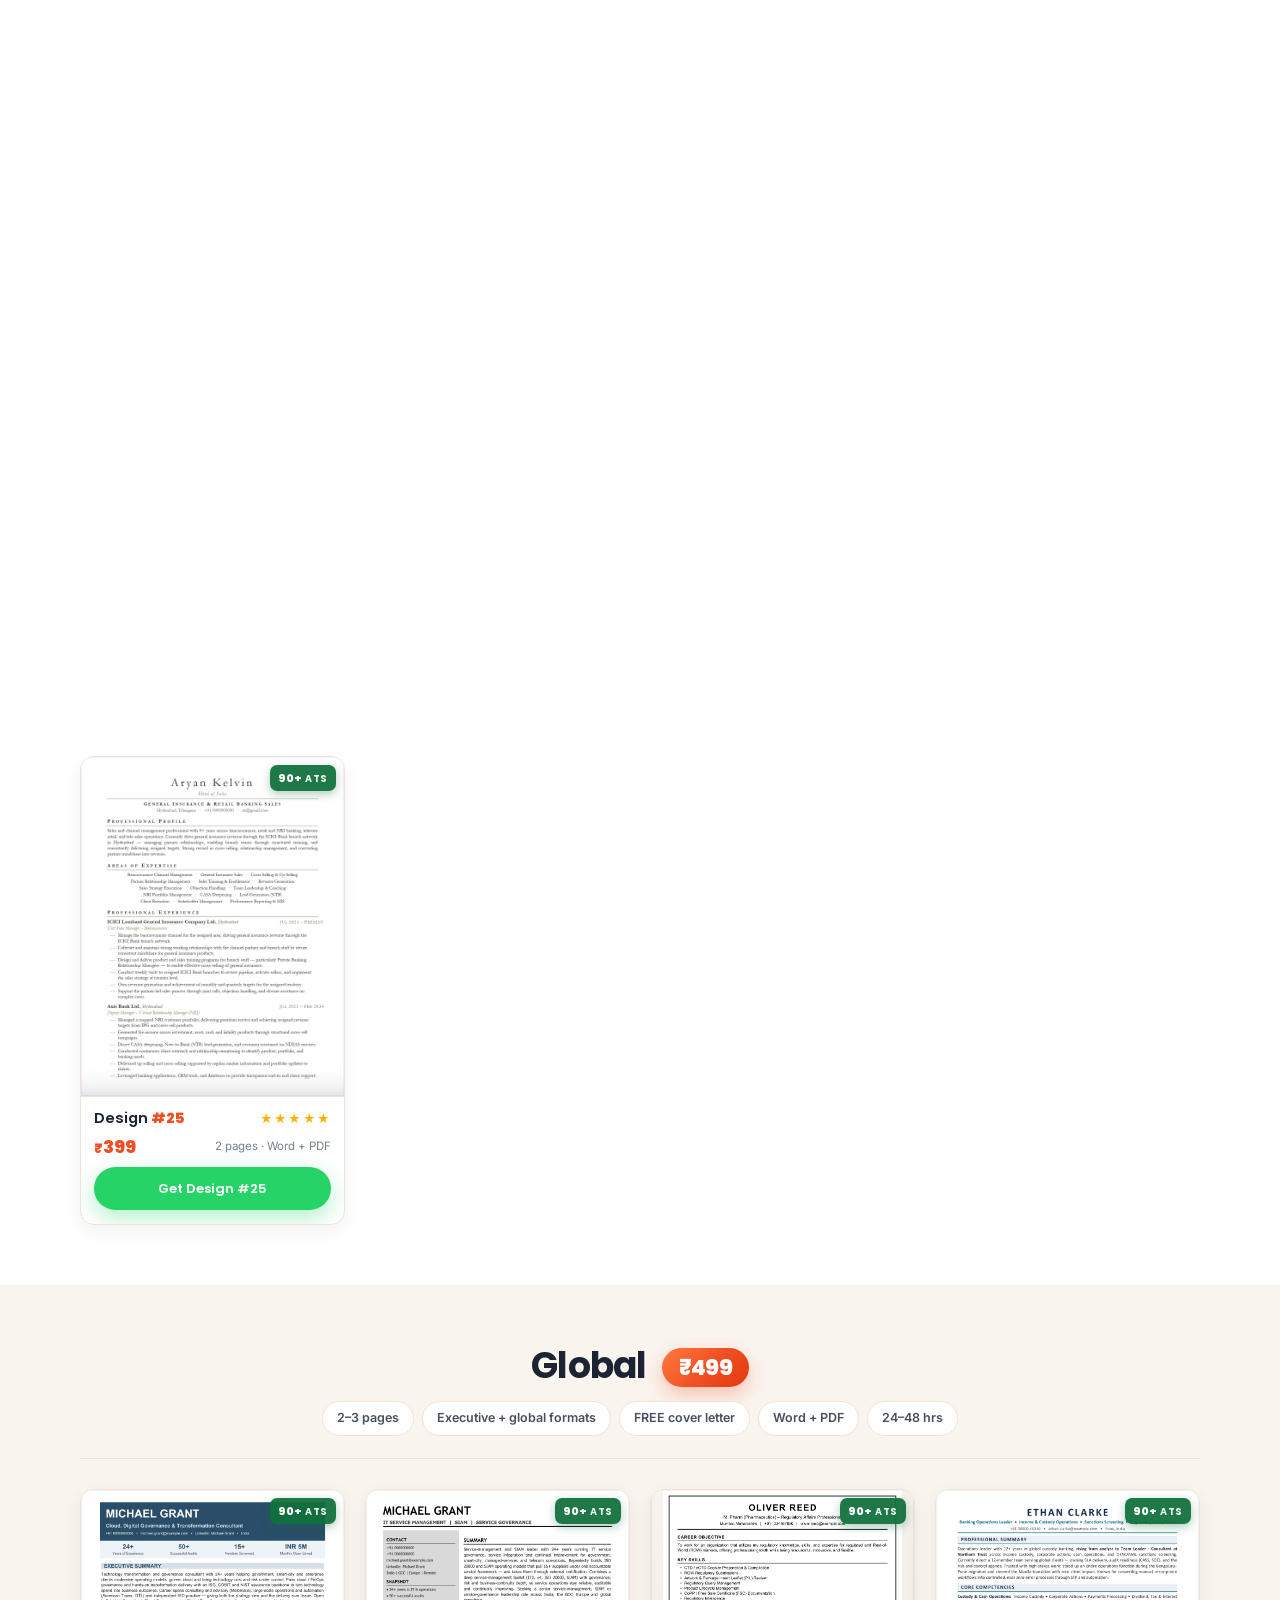
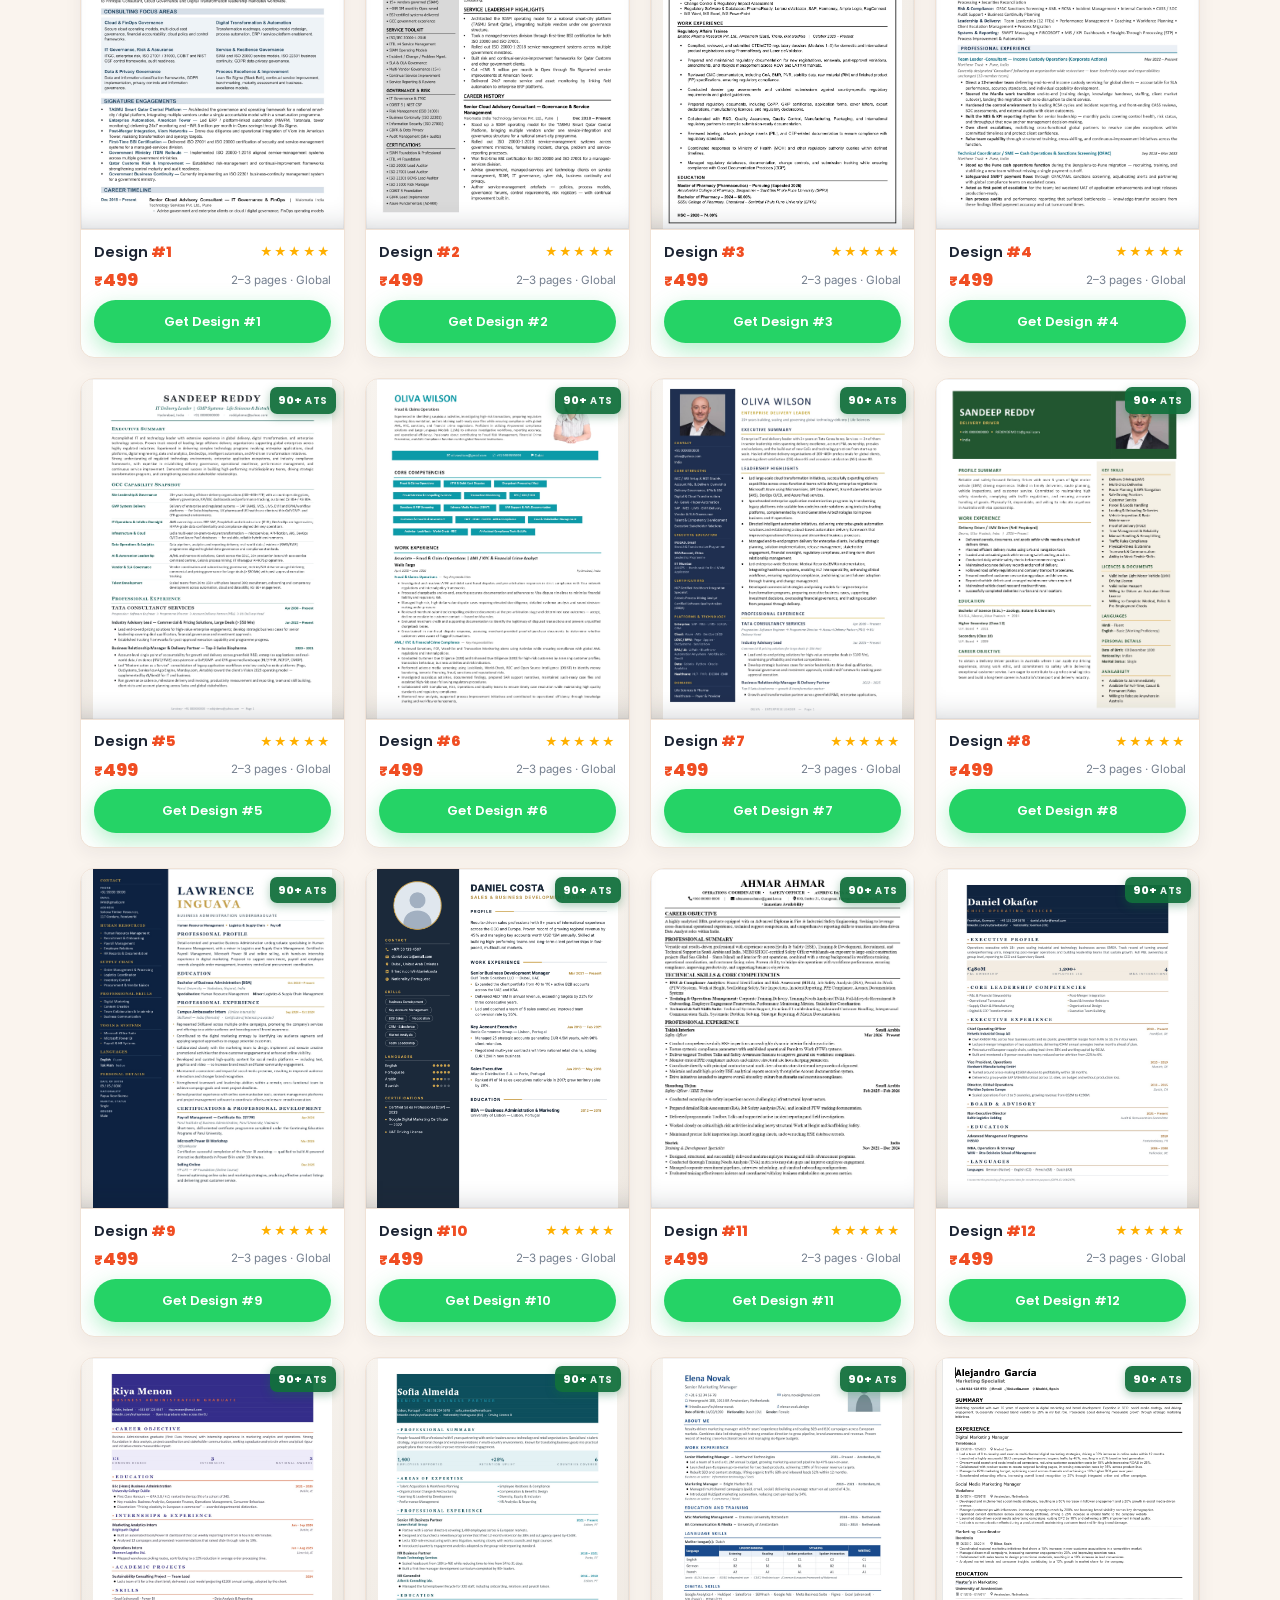
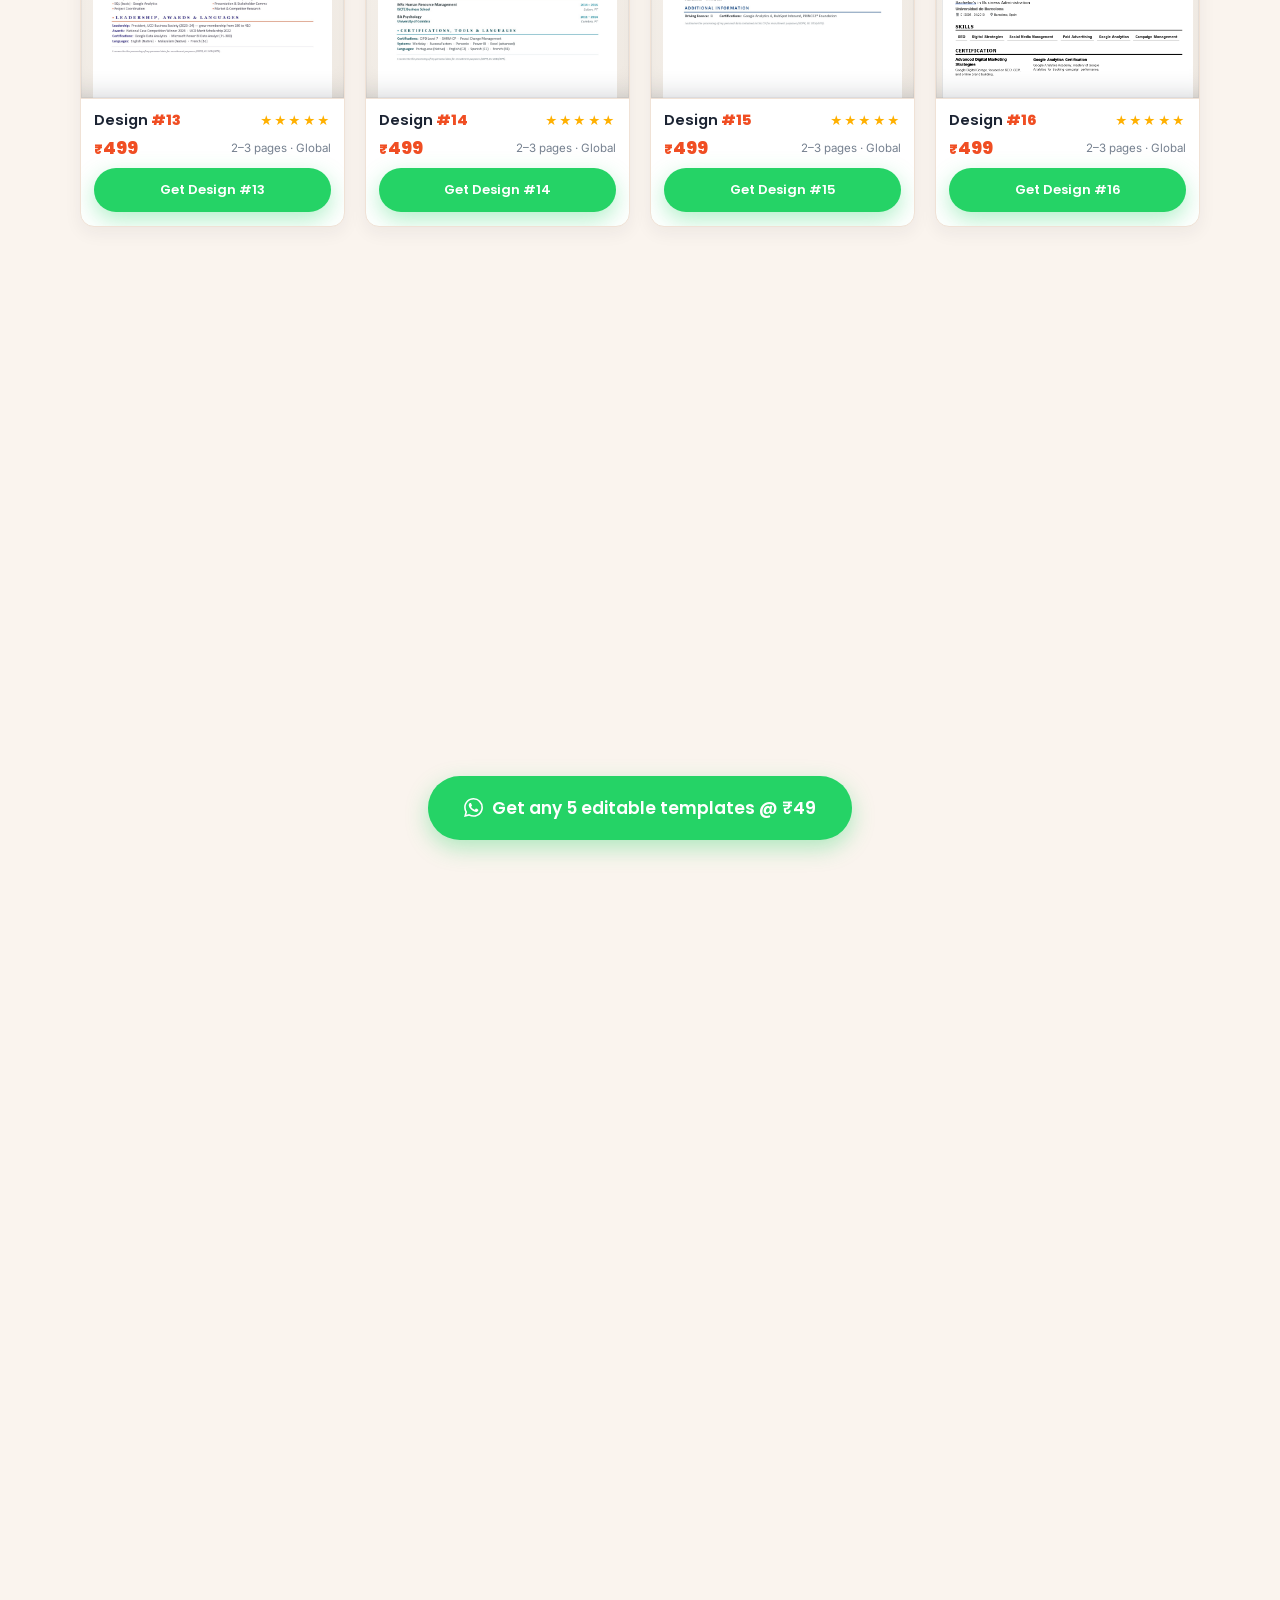
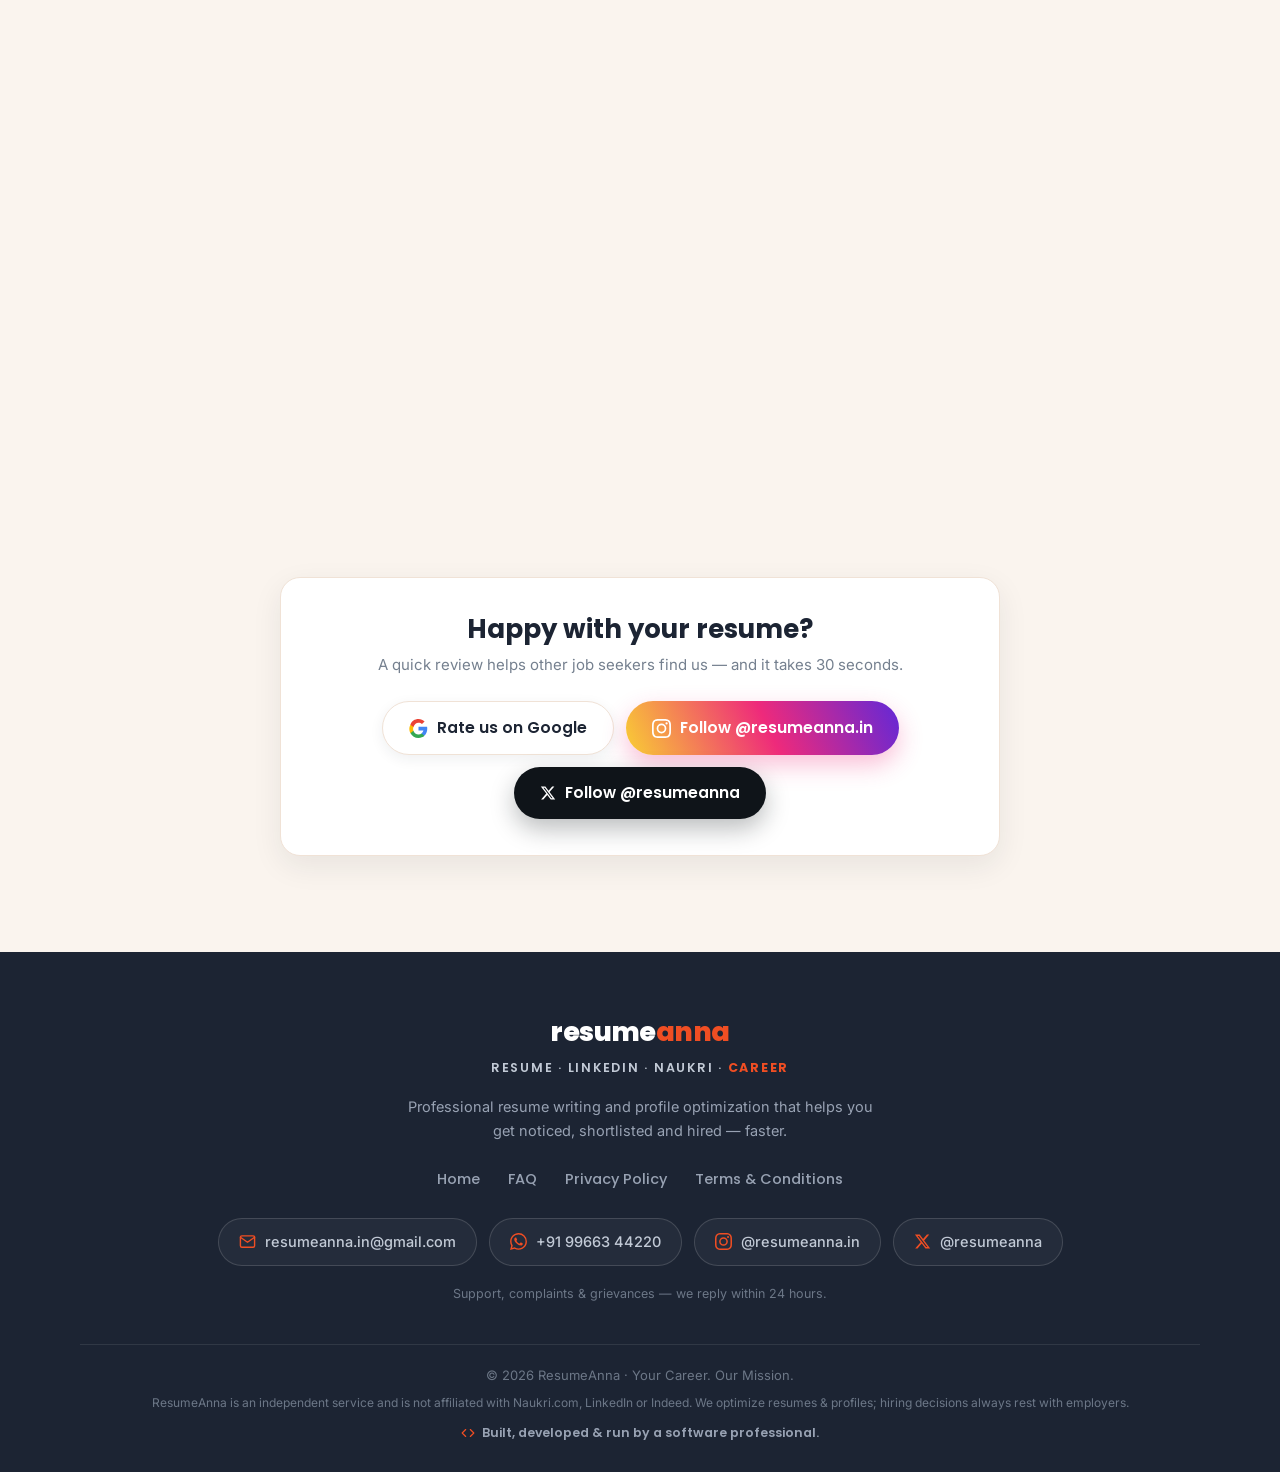
<file: international-resume.html>
<!DOCTYPE html>
<html lang="en">
<head>
<meta charset="UTF-8">
<meta name="viewport" content="width=device-width, initial-scale=1.0">
<title>Global Resume — ₹499 | ResumeAnna</title>
<meta name="description" content="All Global designs now live on the single ResumeAnna plans page.">
<link rel="canonical" href="https://resumeanna.in/resume.html">
<meta http-equiv="refresh" content="0; url=resume.html#international">
<meta name="robots" content="noindex, follow">
<link rel="icon" type="image/png" href="assets/favicon.png">
<script>window.location.replace("resume.html#international");</script>
<style>
  body{font-family:"Segoe UI",system-ui,Arial,sans-serif;background:#FAF4EE;color:#46505F;
       display:grid;place-items:center;min-height:100vh;margin:0;text-align:center;padding:24px}
  a{color:#F04E23;font-weight:700}
</style>
</head>
<body>
  <p>This page has moved &mdash; all designs now live on one page.<br>
     <a href="resume.html#international">Continue to Global designs &rarr;</a></p>
</body>
</html>
</file>
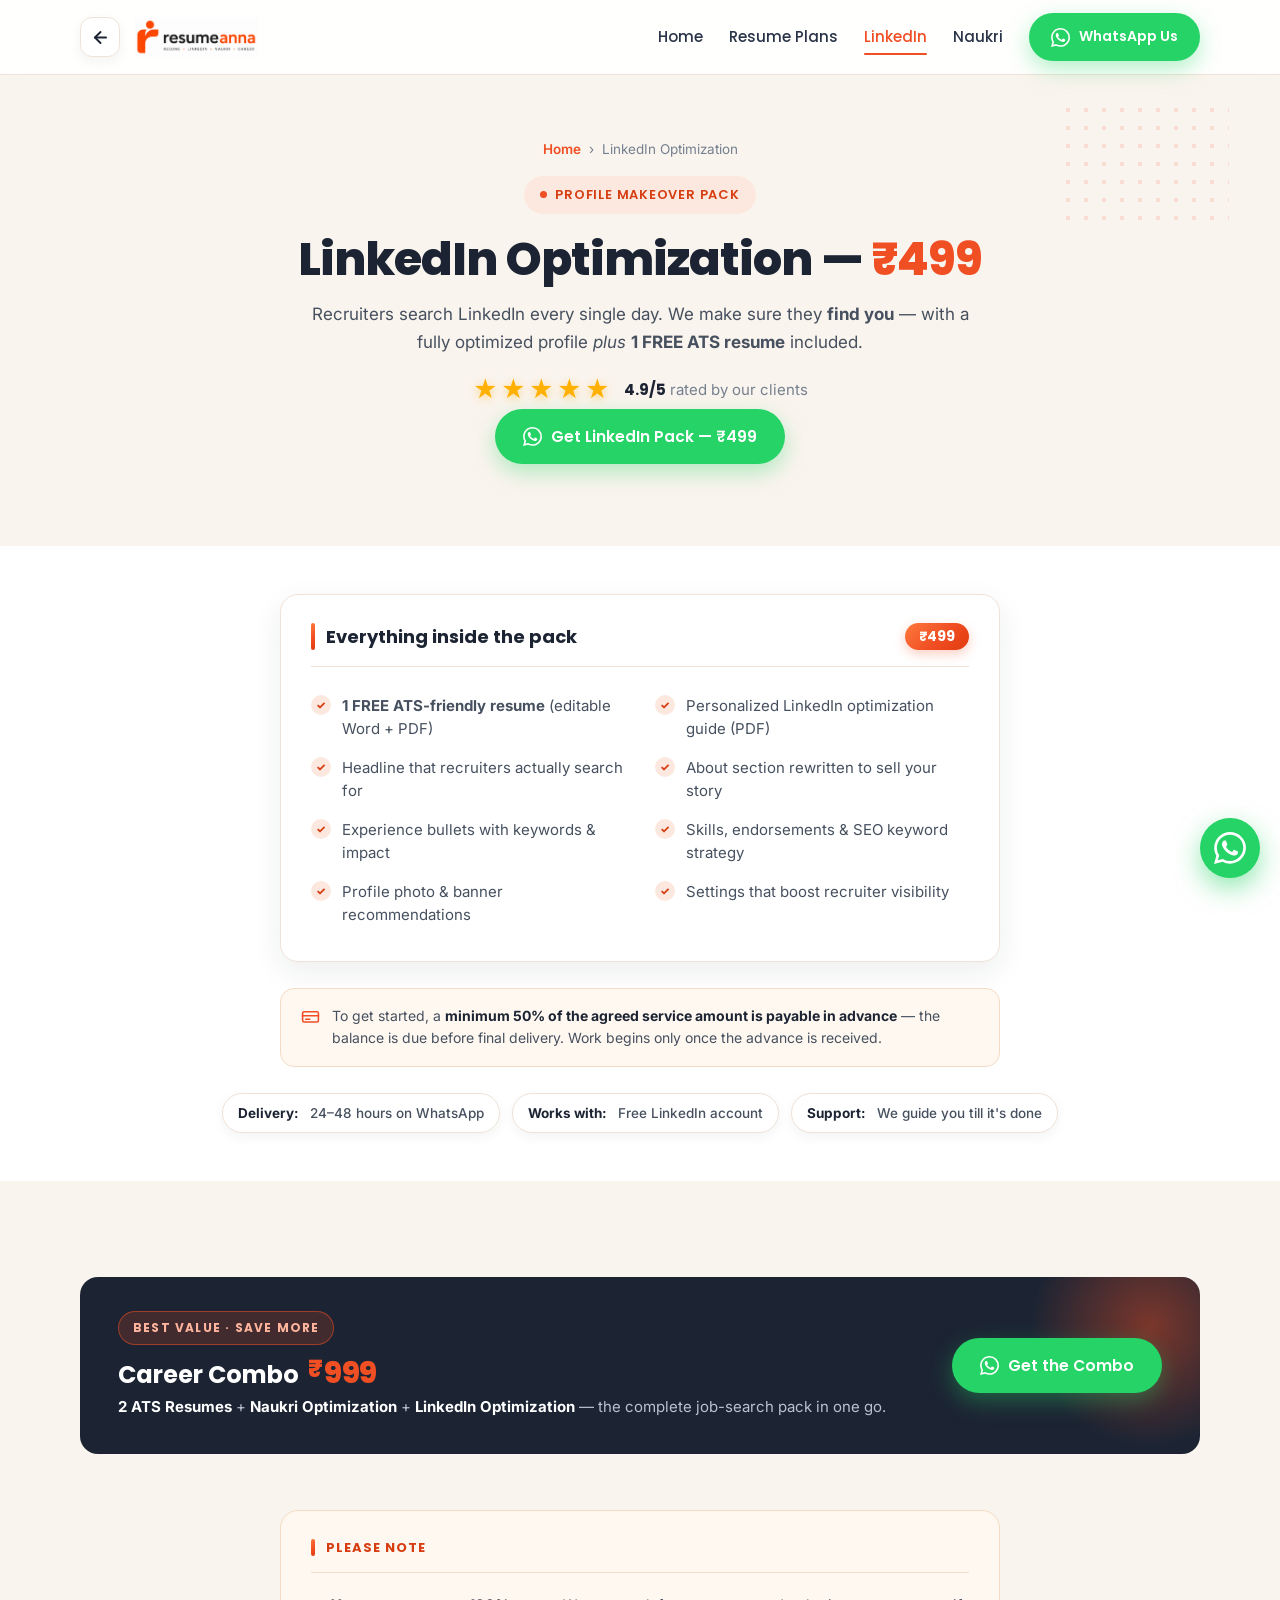
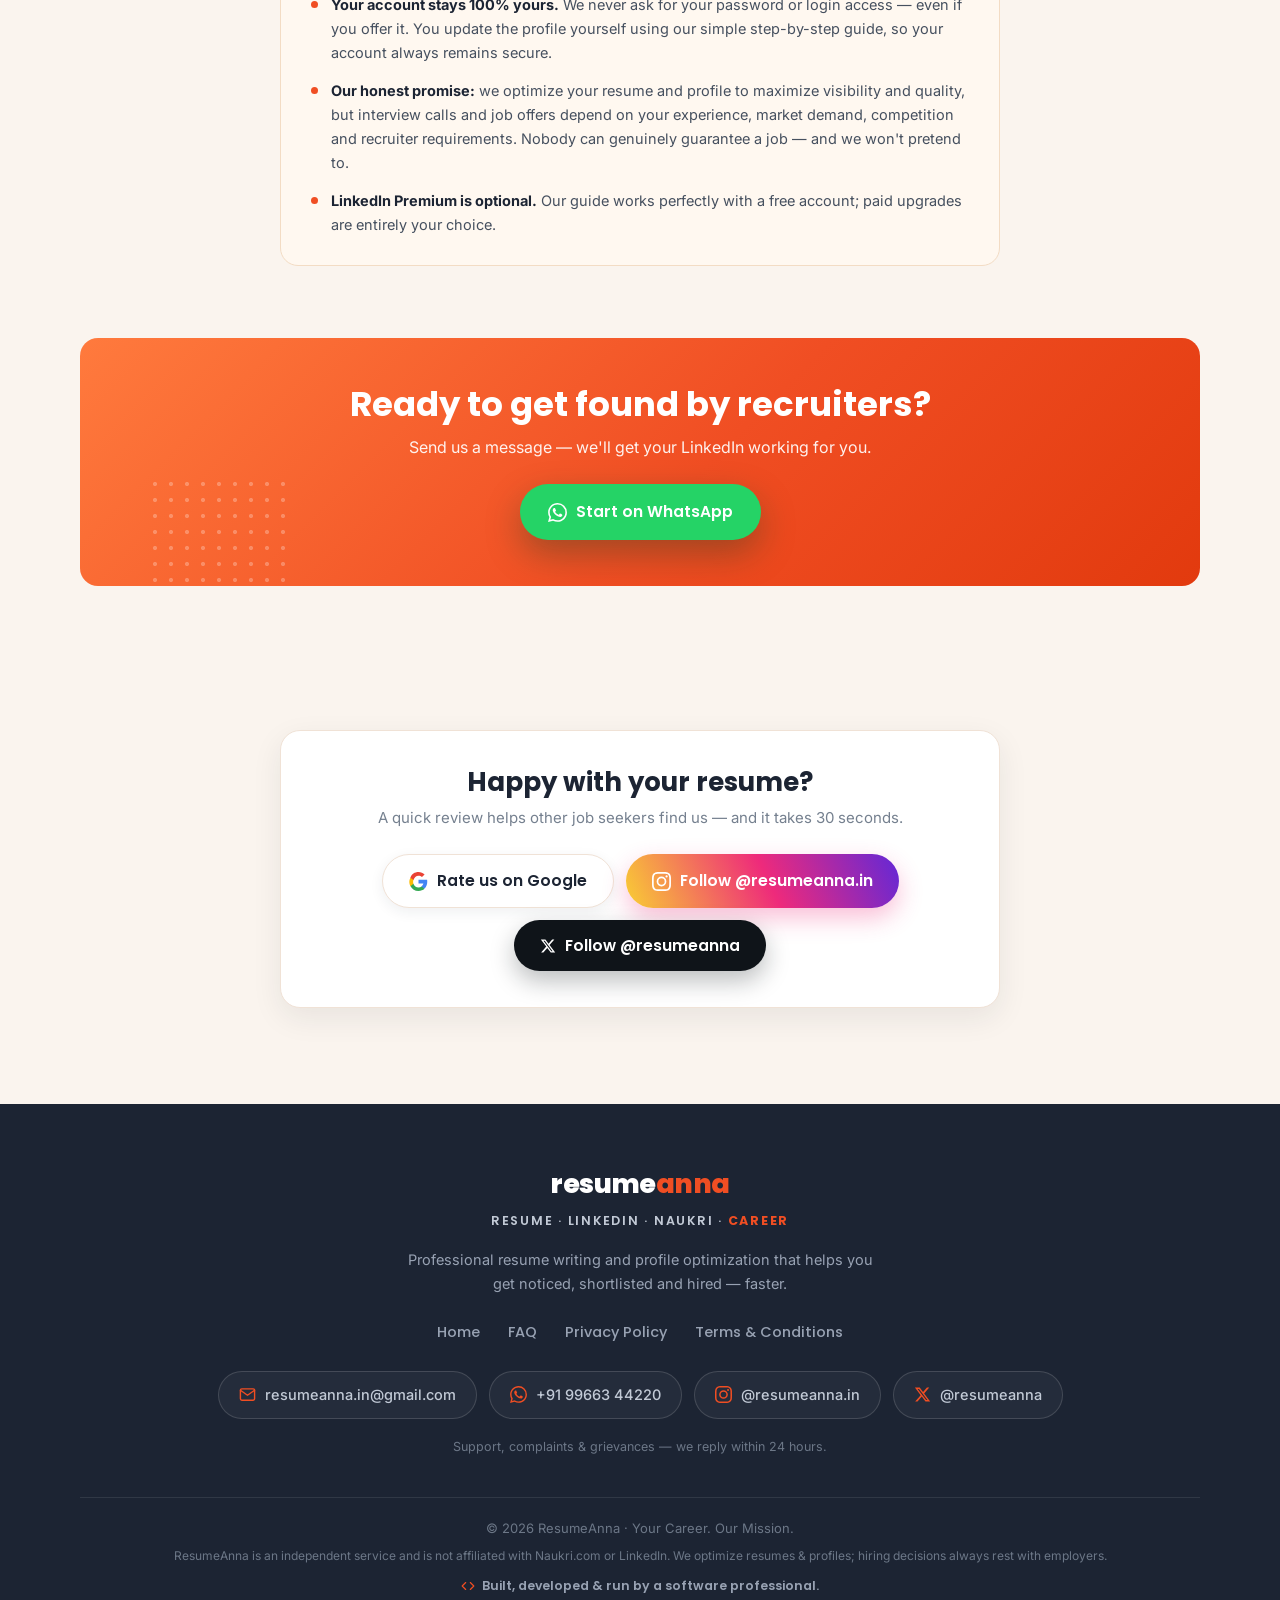
<file: linkedin.html>
<!DOCTYPE html>
<html lang="en">
<head>
  <meta charset="UTF-8">
  <meta name="viewport" content="width=device-width, initial-scale=1.0">
  <title>LinkedIn Optimization ₹499 — 1 Free ATS Resume Included | ResumeAnna</title>
  <meta name="description" content="LinkedIn Profile Optimization at ₹499 with 1 FREE ATS resume — headline, About section, keywords and recruiter visibility. Career Combo ₹999: 2 ATS resumes + Naukri + LinkedIn.">
  <meta name="theme-color" content="#F04E23">
  <link rel="icon" type="image/png" href="assets/favicon.png">
  <link rel="preconnect" href="https://fonts.googleapis.com">
  <link rel="preconnect" href="https://fonts.gstatic.com" crossorigin>
  <link href="https://fonts.googleapis.com/css2?family=Poppins:wght@500;600;700;800&family=Inter:wght@400;500;600;700&display=swap" rel="stylesheet">
  <link rel="stylesheet" href="css/style.css?v=4">
  <script src="js/main.js?v=4" defer></script>
   <!-- Google tag (gtag.js) -->
<script async src="https://www.googletagmanager.com/gtag/js?id=G-57ZPYQ6193"></script>
<script>
  window.dataLayer = window.dataLayer || [];
  function gtag(){dataLayer.push(arguments);}
  gtag('js', new Date());

  gtag('config', 'G-57ZPYQ6193');
</script>
</head>
<body>

  <!-- ======= Header ======= -->
  <header class="site-head">
    <div class="container head-in">
      <a class="back-btn" href="index.html" data-back aria-label="Go back"><svg viewBox="0 0 24 24" fill="none" stroke="currentColor" stroke-width="2.4" stroke-linecap="round" stroke-linejoin="round" aria-hidden="true"><line x1="19" y1="12" x2="5" y2="12"/><polyline points="12 19 5 12 12 5"/></svg></a>
      <a class="brand" href="index.html">
        <img src="assets/logo.png" alt="ResumeAnna — Resume, LinkedIn, Naukri, Career">
      </a>
      <button class="nav-toggle" aria-label="Open menu"><span class="bars"><span></span><span></span><span></span></span> Menu</button>
      <nav class="site-nav">
        <a href="index.html">Home</a>
        <a href="resume.html">Resume Plans</a>
        <a href="linkedin.html" class="active">LinkedIn</a>
        <a href="naukri.html">Naukri</a>
        <a class="btn btn-wa btn-sm" href="https://wa.me/919966344220?text=Hi%20ResumeAnna!%20I%20want%20the%20LinkedIn%20Optimization%20Pack%20(%E2%82%B9499)." target="_blank" rel="noopener">
          <svg viewBox="0 0 24 24" fill="currentColor" aria-hidden="true"><path d="M17.472 14.382c-.297-.149-1.758-.867-2.03-.967-.273-.099-.471-.148-.67.15-.197.297-.767.966-.94 1.164-.173.199-.347.223-.644.075-.297-.15-1.255-.463-2.39-1.475-.883-.788-1.48-1.761-1.653-2.059-.173-.297-.018-.458.13-.606.134-.133.298-.347.446-.52.149-.174.198-.298.298-.497.099-.198.05-.371-.025-.52-.075-.149-.669-1.612-.916-2.207-.242-.579-.487-.5-.669-.51-.173-.008-.371-.01-.57-.01-.198 0-.52.074-.792.372-.272.297-1.04 1.016-1.04 2.479 0 1.462 1.065 2.875 1.213 3.074.149.198 2.096 3.2 5.077 4.487.709.306 1.262.489 1.694.625.712.227 1.36.195 1.871.118.571-.085 1.758-.719 2.006-1.413.248-.694.248-1.289.173-1.413-.074-.124-.272-.198-.57-.347m-5.421 7.403h-.004a9.87 9.87 0 01-5.031-1.378l-.361-.214-3.741.982.998-3.648-.235-.374a9.86 9.86 0 01-1.51-5.26c.001-5.45 4.436-9.884 9.888-9.884 2.64 0 5.122 1.03 6.988 2.898a9.825 9.825 0 012.893 6.994c-.003 5.45-4.437 9.884-9.885 9.884m8.413-18.297A11.815 11.815 0 0012.05 0C5.495 0 .16 5.335.157 11.892c0 2.096.547 4.142 1.588 5.945L.057 24l6.305-1.654a11.882 11.882 0 005.683 1.448h.005c6.554 0 11.89-5.335 11.893-11.893a11.821 11.821 0 00-3.48-8.413z"/></svg>
          WhatsApp Us
        </a>
      </nav>
    </div>
  </header>

  <!-- ======= Page hero ======= -->
  <section class="page-hero">
    <div class="container">
      <span class="crumb"><a href="index.html">Home</a> &nbsp;›&nbsp; LinkedIn Optimization</span><br>
      <span class="eyebrow">Profile Makeover Pack</span>
      <h1>LinkedIn Optimization — <span style="color:var(--orange)">₹499</span></h1>
      <p class="lead">Recruiters search LinkedIn every single day. We make sure they <strong>find you</strong> — with a fully optimized profile <em>plus</em> <strong>1 FREE ATS resume</strong> included.</p>
      <div class="rating">
        <div class="stars" aria-hidden="true">
          <span style="--d:.15s">★</span><span style="--d:.3s">★</span><span style="--d:.45s">★</span><span style="--d:.6s">★</span><span style="--d:.75s">★</span>
        </div>
        <p><strong>4.9/5</strong> rated by our clients</p>
      </div>
      <div class="hero-cta" style="justify-content:center">
        <a class="btn btn-wa" href="https://wa.me/919966344220?text=Hi%20ResumeAnna!%20I%20want%20the%20LinkedIn%20Optimization%20Pack%20(%E2%82%B9499)." target="_blank" rel="noopener">
          <svg viewBox="0 0 24 24" fill="currentColor" aria-hidden="true"><path d="M17.472 14.382c-.297-.149-1.758-.867-2.03-.967-.273-.099-.471-.148-.67.15-.197.297-.767.966-.94 1.164-.173.199-.347.223-.644.075-.297-.15-1.255-.463-2.39-1.475-.883-.788-1.48-1.761-1.653-2.059-.173-.297-.018-.458.13-.606.134-.133.298-.347.446-.52.149-.174.198-.298.298-.497.099-.198.05-.371-.025-.52-.075-.149-.669-1.612-.916-2.207-.242-.579-.487-.5-.669-.51-.173-.008-.371-.01-.57-.01-.198 0-.52.074-.792.372-.272.297-1.04 1.016-1.04 2.479 0 1.462 1.065 2.875 1.213 3.074.149.198 2.096 3.2 5.077 4.487.709.306 1.262.489 1.694.625.712.227 1.36.195 1.871.118.571-.085 1.758-.719 2.006-1.413.248-.694.248-1.289.173-1.413-.074-.124-.272-.198-.57-.347m-5.421 7.403h-.004a9.87 9.87 0 01-5.031-1.378l-.361-.214-3.741.982.998-3.648-.235-.374a9.86 9.86 0 01-1.51-5.26c.001-5.45 4.436-9.884 9.888-9.884 2.64 0 5.122 1.03 6.988 2.898a9.825 9.825 0 012.893 6.994c-.003 5.45-4.437 9.884-9.885 9.884m8.413-18.297A11.815 11.815 0 0012.05 0C5.495 0 .16 5.335.157 11.892c0 2.096.547 4.142 1.588 5.945L.057 24l6.305-1.654a11.882 11.882 0 005.683 1.448h.005c6.554 0 11.89-5.335 11.893-11.893a11.821 11.821 0 00-3.48-8.413z"/></svg>
          Get LinkedIn Pack — ₹499
        </a>
      </div>
    </div>
  </section>

  <!-- ======= What you get ======= -->
  <section class="bg-white" style="padding:48px 0">
    <div class="container">
      <div class="includes reveal">
        <h3><span>Everything inside the pack</span><span class="amt">₹499</span></h3>
        <ul>
          <li><strong>1 FREE ATS-friendly resume</strong> (editable Word + PDF)</li>
          <li>Personalized LinkedIn optimization guide (PDF)</li>
          <li>Headline that recruiters actually search for</li>
          <li>About section rewritten to sell your story</li>
          <li>Experience bullets with keywords &amp; impact</li>
          <li>Skills, endorsements &amp; SEO keyword strategy</li>
          <li>Profile photo &amp; banner recommendations</li>
          <li>Settings that boost recruiter visibility</li>
        </ul>
      </div>

      <div class="pay-note reveal"><svg viewBox="0 0 24 24" fill="none" stroke="currentColor" stroke-width="2" stroke-linecap="round" stroke-linejoin="round" aria-hidden="true"><rect x="2" y="6" width="20" height="13" rx="2"/><line x1="2" y1="11" x2="22" y2="11"/><line x1="6" y1="15.5" x2="11" y2="15.5"/></svg><span>To get started, a <b>minimum 50% of the agreed service amount is payable in advance</b> — the balance is due before final delivery. Work begins only once the advance is received.</span></div>

      <div class="policy reveal">
        <span class="chip"><b>Delivery:</b>&nbsp;24–48 hours on WhatsApp</span>
        <span class="chip"><b>Works with:</b>&nbsp;Free LinkedIn account</span>
        <span class="chip"><b>Support:</b>&nbsp;We guide you till it's done</span>
      </div>
    </div>
  </section>

  <!-- ======= Combo ======= -->
  <section style="padding:56px 0">
    <div class="container">
      <div class="combo reveal">
        <div class="combo-info">
          <span class="combo-badge">Best Value · Save More</span>
          <h3>Career Combo <span class="price"><span class="rupee">₹</span>999</span></h3>
          <p><strong style="color:#fff">2 ATS Resumes</strong> + <strong style="color:#fff">Naukri Optimization</strong> + <strong style="color:#fff">LinkedIn Optimization</strong> — the complete job-search pack in one go.</p>
        </div>
        <a class="btn btn-wa" href="https://wa.me/919966344220?text=Hi%20ResumeAnna!%20I%20want%20the%20Career%20Combo%20(%E2%82%B9999)%20-%202%20ATS%20Resumes%20%2B%20Naukri%20%2B%20LinkedIn%20Optimization." target="_blank" rel="noopener">
          <svg viewBox="0 0 24 24" fill="currentColor" aria-hidden="true"><path d="M17.472 14.382c-.297-.149-1.758-.867-2.03-.967-.273-.099-.471-.148-.67.15-.197.297-.767.966-.94 1.164-.173.199-.347.223-.644.075-.297-.15-1.255-.463-2.39-1.475-.883-.788-1.48-1.761-1.653-2.059-.173-.297-.018-.458.13-.606.134-.133.298-.347.446-.52.149-.174.198-.298.298-.497.099-.198.05-.371-.025-.52-.075-.149-.669-1.612-.916-2.207-.242-.579-.487-.5-.669-.51-.173-.008-.371-.01-.57-.01-.198 0-.52.074-.792.372-.272.297-1.04 1.016-1.04 2.479 0 1.462 1.065 2.875 1.213 3.074.149.198 2.096 3.2 5.077 4.487.709.306 1.262.489 1.694.625.712.227 1.36.195 1.871.118.571-.085 1.758-.719 2.006-1.413.248-.694.248-1.289.173-1.413-.074-.124-.272-.198-.57-.347m-5.421 7.403h-.004a9.87 9.87 0 01-5.031-1.378l-.361-.214-3.741.982.998-3.648-.235-.374a9.86 9.86 0 01-1.51-5.26c.001-5.45 4.436-9.884 9.888-9.884 2.64 0 5.122 1.03 6.988 2.898a9.825 9.825 0 012.893 6.994c-.003 5.45-4.437 9.884-9.885 9.884m8.413-18.297A11.815 11.815 0 0012.05 0C5.495 0 .16 5.335.157 11.892c0 2.096.547 4.142 1.588 5.945L.057 24l6.305-1.654a11.882 11.882 0 005.683 1.448h.005c6.554 0 11.89-5.335 11.893-11.893a11.821 11.821 0 00-3.48-8.413z"/></svg>
          Get the Combo
        </a>
      </div>
    </div>
  </section>

  <!-- ======= Note ======= -->
  <section style="padding-top:0">
    <div class="container">
      <div class="note-box reveal">
        <h4>Please note</h4>
        <ul>
          <li><strong>Your account stays 100% yours.</strong> We never ask for your password or login access — even if you offer it. You update the profile yourself using our simple step-by-step guide, so your account always remains secure.</li>
          <li><strong>Our honest promise:</strong> we optimize your resume and profile to maximize visibility and quality, but interview calls and job offers depend on your experience, market demand, competition and recruiter requirements. Nobody can genuinely guarantee a job — and we won't pretend to.</li>
          <li><strong>LinkedIn Premium is optional.</strong> Our guide works perfectly with a free account; paid upgrades are entirely your choice.</li>
        </ul>
      </div>
    </div>
  </section>

  <!-- ======= CTA band ======= -->
  <section style="padding-top:0">
    <div class="container">
      <div class="cta-band reveal">
        <h2>Ready to get found by recruiters?</h2>
        <p>Send us a message — we'll get your LinkedIn working for you.</p>
        <a class="btn btn-wa" href="https://wa.me/919966344220?text=Hi%20ResumeAnna!%20I%20want%20the%20LinkedIn%20Optimization%20Pack%20(%E2%82%B9499)." target="_blank" rel="noopener">
          <svg viewBox="0 0 24 24" fill="currentColor" aria-hidden="true"><path d="M17.472 14.382c-.297-.149-1.758-.867-2.03-.967-.273-.099-.471-.148-.67.15-.197.297-.767.966-.94 1.164-.173.199-.347.223-.644.075-.297-.15-1.255-.463-2.39-1.475-.883-.788-1.48-1.761-1.653-2.059-.173-.297-.018-.458.13-.606.134-.133.298-.347.446-.52.149-.174.198-.298.298-.497.099-.198.05-.371-.025-.52-.075-.149-.669-1.612-.916-2.207-.242-.579-.487-.5-.669-.51-.173-.008-.371-.01-.57-.01-.198 0-.52.074-.792.372-.272.297-1.04 1.016-1.04 2.479 0 1.462 1.065 2.875 1.213 3.074.149.198 2.096 3.2 5.077 4.487.709.306 1.262.489 1.694.625.712.227 1.36.195 1.871.118.571-.085 1.758-.719 2.006-1.413.248-.694.248-1.289.173-1.413-.074-.124-.272-.198-.57-.347m-5.421 7.403h-.004a9.87 9.87 0 01-5.031-1.378l-.361-.214-3.741.982.998-3.648-.235-.374a9.86 9.86 0 01-1.51-5.26c.001-5.45 4.436-9.884 9.888-9.884 2.64 0 5.122 1.03 6.988 2.898a9.825 9.825 0 012.893 6.994c-.003 5.45-4.437 9.884-9.885 9.884m8.413-18.297A11.815 11.815 0 0012.05 0C5.495 0 .16 5.335.157 11.892c0 2.096.547 4.142 1.588 5.945L.057 24l6.305-1.654a11.882 11.882 0 005.683 1.448h.005c6.554 0 11.89-5.335 11.893-11.893a11.821 11.821 0 00-3.48-8.413z"/></svg>
          Start on WhatsApp
        </a>
      </div>
    </div>
  </section>

  <!-- ======= Reviews &amp; social ======= -->
  <section style="padding-bottom:56px">
    <div class="container">
      <div class="review-band reveal">
        <h3>Happy with your resume?</h3>
        <p>A quick review helps other job seekers find us — and it takes 30 seconds.</p>
        <div class="review-actions">
          <a class="btn btn-google" href="https://share.google/l2VAOfeDfMd7XkNS9" target="_blank" rel="noopener"><svg viewBox="0 0 24 24" aria-hidden="true"><path fill="#4285F4" d="M23.06 12.25c0-.85-.08-1.67-.22-2.45H12v4.63h6.2a5.3 5.3 0 01-2.3 3.48v2.89h3.72c2.18-2 3.44-4.96 3.44-8.55z"/><path fill="#34A853" d="M12 24c3.1 0 5.7-1.03 7.6-2.78l-3.72-2.89c-1.03.69-2.35 1.1-3.88 1.1-2.99 0-5.52-2.02-6.43-4.73H1.73v2.98A11.99 11.99 0 0012 24z"/><path fill="#FBBC05" d="M5.57 14.7a7.2 7.2 0 010-4.6V7.12H1.73a12 12 0 000 10.76l3.84-2.98z"/><path fill="#EA4335" d="M12 4.75c1.69 0 3.2.58 4.4 1.72l3.3-3.3C17.7 1.2 15.1 0 12 0 7.3 0 3.25 2.7 1.73 7.12L5.57 10.1C6.48 7.39 9.01 4.75 12 4.75z"/></svg> Rate us on Google</a>
          <a class="btn btn-ig" href="https://www.instagram.com/resumeanna.in/" target="_blank" rel="noopener"><svg viewBox="0 0 24 24" fill="currentColor" aria-hidden="true"><path d="M12 2.16c3.2 0 3.58.01 4.85.07 1.17.05 1.8.25 2.23.41.56.22.96.48 1.38.9.42.42.68.82.9 1.38.16.42.36 1.06.41 2.23.06 1.27.07 1.65.07 4.85s-.01 3.58-.07 4.85c-.05 1.17-.25 1.8-.41 2.23-.22.56-.48.96-.9 1.38-.42.42-.82.68-1.38.9-.42.16-1.06.36-2.23.41-1.27.06-1.65.07-4.85.07s-3.58-.01-4.85-.07c-1.17-.05-1.8-.25-2.23-.41-.56-.22-.96-.48-1.38-.9-.42-.42-.68-.82-.9-1.38-.16-.42-.36-1.06-.41-2.23-.06-1.27-.07-1.65-.07-4.85s.01-3.58.07-4.85c.05-1.17.25-1.8.41-2.23.22-.56.48-.96.9-1.38.42-.42.82-.68 1.38-.9.42-.16 1.06-.36 2.23-.41 1.27-.06 1.65-.07 4.85-.07M12 0C8.74 0 8.33.01 7.05.07 5.78.13 4.9.33 4.14.63c-.79.3-1.46.72-2.13 1.38A5.9 5.9 0 00.63 4.14c-.3.76-.5 1.64-.56 2.91C.01 8.33 0 8.74 0 12s.01 3.67.07 4.95c.06 1.27.26 2.15.56 2.91.3.79.72 1.46 1.38 2.13a5.9 5.9 0 002.13 1.38c.76.3 1.64.5 2.91.56C8.33 23.99 8.74 24 12 24s3.67-.01 4.95-.07c1.27-.06 2.15-.26 2.91-.56a5.9 5.9 0 002.13-1.38 5.9 5.9 0 001.38-2.13c.3-.76.5-1.64.56-2.91.06-1.28.07-1.69.07-4.95s-.01-3.67-.07-4.95c-.06-1.27-.26-2.15-.56-2.91a5.9 5.9 0 00-1.38-2.13A5.9 5.9 0 0019.86.63c-.76-.3-1.64-.5-2.91-.56C15.67.01 15.26 0 12 0zm0 5.84a6.16 6.16 0 100 12.32 6.16 6.16 0 000-12.32zm0 10.16a4 4 0 110-8 4 4 0 010 8zm7.85-10.4a1.44 1.44 0 11-2.88 0 1.44 1.44 0 012.88 0z"/></svg> Follow @resumeanna.in</a>
          <a class="btn btn-x" href="https://x.com/resumeanna" target="_blank" rel="noopener"><svg viewBox="0 0 24 24" fill="currentColor" aria-hidden="true"><path d="M18.244 2.25h3.308l-7.227 8.26 8.502 11.24H16.17l-5.214-6.817L4.99 21.75H1.68l7.73-8.835L1.254 2.25H8.08l4.713 6.231zm-1.161 17.52h1.833L7.084 4.126H5.117z"/></svg> Follow @resumeanna</a>
        </div>
      </div>
    </div>
  </section>

  <!-- ======= Footer ======= -->
  <footer class="site-foot">
    <div class="container">
      <div class="foot-main">
        <span class="foot-brand">resume<span>anna</span></span>
        <div class="foot-tag">Resume · LinkedIn · Naukri · <b>Career</b></div>
        <p class="foot-about">Professional resume writing and profile optimization that helps you get noticed, shortlisted and hired — faster.</p>

        <nav class="foot-links" aria-label="Footer">
          <a href="index.html">Home</a>
          <a href="faq.html">FAQ</a>
          <a href="privacy.html">Privacy Policy</a>
          <a href="terms.html">Terms &amp; Conditions</a>
        </nav>

        <div class="foot-reach">
          <a class="foot-chip" href="mailto:resumeanna.in@gmail.com"><svg viewBox="0 0 24 24" fill="none" stroke="currentColor" stroke-width="2" stroke-linecap="round" stroke-linejoin="round" aria-hidden="true"><path d="M4 4h16c1.1 0 2 .9 2 2v12c0 1.1-.9 2-2 2H4c-1.1 0-2-.9-2-2V6c0-1.1.9-2 2-2z"/><polyline points="22,6 12,13 2,6"/></svg> resumeanna.in@gmail.com</a>
          <a class="foot-chip" href="https://wa.me/919966344220" target="_blank" rel="noopener"><svg viewBox="0 0 24 24" fill="currentColor" aria-hidden="true"><path d="M17.472 14.382c-.297-.149-1.758-.867-2.03-.967-.273-.099-.471-.148-.67.15-.197.297-.767.966-.94 1.164-.173.199-.347.223-.644.075-.297-.15-1.255-.463-2.39-1.475-.883-.788-1.48-1.761-1.653-2.059-.173-.297-.018-.458.13-.606.134-.133.298-.347.446-.52.149-.174.198-.298.298-.497.099-.198.05-.371-.025-.52-.075-.149-.669-1.612-.916-2.207-.242-.579-.487-.5-.669-.51-.173-.008-.371-.01-.57-.01-.198 0-.52.074-.792.372-.272.297-1.04 1.016-1.04 2.479 0 1.462 1.065 2.875 1.213 3.074.149.198 2.096 3.2 5.077 4.487.709.306 1.262.489 1.694.625.712.227 1.36.195 1.871.118.571-.085 1.758-.719 2.006-1.413.248-.694.248-1.289.173-1.413-.074-.124-.272-.198-.57-.347m-5.421 7.403h-.004a9.87 9.87 0 01-5.031-1.378l-.361-.214-3.741.982.998-3.648-.235-.374a9.86 9.86 0 01-1.51-5.26c.001-5.45 4.436-9.884 9.888-9.884 2.64 0 5.122 1.03 6.988 2.898a9.825 9.825 0 012.893 6.994c-.003 5.45-4.437 9.884-9.885 9.884m8.413-18.297A11.815 11.815 0 0012.05 0C5.495 0 .16 5.335.157 11.892c0 2.096.547 4.142 1.588 5.945L.057 24l6.305-1.654a11.882 11.882 0 005.683 1.448h.005c6.554 0 11.89-5.335 11.893-11.893a11.821 11.821 0 00-3.48-8.413z"/></svg> +91 99663 44220</a>
          <a class="foot-chip" href="https://www.instagram.com/resumeanna.in/" target="_blank" rel="noopener"><svg viewBox="0 0 24 24" fill="currentColor" aria-hidden="true"><path d="M12 2.16c3.2 0 3.58.01 4.85.07 1.17.05 1.8.25 2.23.41.56.22.96.48 1.38.9.42.42.68.82.9 1.38.16.42.36 1.06.41 2.23.06 1.27.07 1.65.07 4.85s-.01 3.58-.07 4.85c-.05 1.17-.25 1.8-.41 2.23-.22.56-.48.96-.9 1.38-.42.42-.82.68-1.38.9-.42.16-1.06.36-2.23.41-1.27.06-1.65.07-4.85.07s-3.58-.01-4.85-.07c-1.17-.05-1.8-.25-2.23-.41-.56-.22-.96-.48-1.38-.9-.42-.42-.68-.82-.9-1.38-.16-.42-.36-1.06-.41-2.23-.06-1.27-.07-1.65-.07-4.85s.01-3.58.07-4.85c.05-1.17.25-1.8.41-2.23.22-.56.48-.96.9-1.38.42-.42.82-.68 1.38-.9.42-.16 1.06-.36 2.23-.41 1.27-.06 1.65-.07 4.85-.07M12 0C8.74 0 8.33.01 7.05.07 5.78.13 4.9.33 4.14.63c-.79.3-1.46.72-2.13 1.38A5.9 5.9 0 00.63 4.14c-.3.76-.5 1.64-.56 2.91C.01 8.33 0 8.74 0 12s.01 3.67.07 4.95c.06 1.27.26 2.15.56 2.91.3.79.72 1.46 1.38 2.13a5.9 5.9 0 002.13 1.38c.76.3 1.64.5 2.91.56C8.33 23.99 8.74 24 12 24s3.67-.01 4.95-.07c1.27-.06 2.15-.26 2.91-.56a5.9 5.9 0 002.13-1.38 5.9 5.9 0 001.38-2.13c.3-.76.5-1.64.56-2.91.06-1.28.07-1.69.07-4.95s-.01-3.67-.07-4.95c-.06-1.27-.26-2.15-.56-2.91a5.9 5.9 0 00-1.38-2.13A5.9 5.9 0 0019.86.63c-.76-.3-1.64-.5-2.91-.56C15.67.01 15.26 0 12 0zm0 5.84a6.16 6.16 0 100 12.32 6.16 6.16 0 000-12.32zm0 10.16a4 4 0 110-8 4 4 0 010 8zm7.85-10.4a1.44 1.44 0 11-2.88 0 1.44 1.44 0 012.88 0z"/></svg> @resumeanna.in</a>
          <a class="foot-chip" href="https://x.com/resumeanna" target="_blank" rel="noopener"><svg viewBox="0 0 24 24" fill="currentColor" aria-hidden="true"><path d="M18.244 2.25h3.308l-7.227 8.26 8.502 11.24H16.17l-5.214-6.817L4.99 21.75H1.68l7.73-8.835L1.254 2.25H8.08l4.713 6.231zm-1.161 17.52h1.833L7.084 4.126H5.117z"/></svg> @resumeanna</a>
        </div>
        <p class="foot-help">Support, complaints &amp; grievances — we reply within 24 hours.</p>
      </div>
      <div class="foot-bottom">
        <p>© <span data-year>2026</span> ResumeAnna · Your Career. Our Mission.</p>
        <p>ResumeAnna is an independent service and is not affiliated with Naukri.com or LinkedIn. We optimize resumes &amp; profiles; hiring decisions always rest with employers.</p>
        <p class="foot-credit"><svg viewBox="0 0 24 24" fill="none" stroke="currentColor" stroke-width="2" stroke-linecap="round" stroke-linejoin="round" aria-hidden="true"><polyline points="16 18 22 12 16 6"/><polyline points="8 6 2 12 8 18"/></svg> Built, developed &amp; run by a software professional.</p>
      </div>
    </div>
  </footer>

  <!-- ======= Floating WhatsApp ======= -->
  <a class="wa-float" href="https://wa.me/919966344220?text=Hi%20ResumeAnna!%20I%20want%20the%20LinkedIn%20Optimization%20Pack%20(%E2%82%B9499)." target="_blank" rel="noopener" aria-label="Chat with ResumeAnna on WhatsApp">
    <svg viewBox="0 0 24 24" fill="currentColor" aria-hidden="true"><path d="M17.472 14.382c-.297-.149-1.758-.867-2.03-.967-.273-.099-.471-.148-.67.15-.197.297-.767.966-.94 1.164-.173.199-.347.223-.644.075-.297-.15-1.255-.463-2.39-1.475-.883-.788-1.48-1.761-1.653-2.059-.173-.297-.018-.458.13-.606.134-.133.298-.347.446-.52.149-.174.198-.298.298-.497.099-.198.05-.371-.025-.52-.075-.149-.669-1.612-.916-2.207-.242-.579-.487-.5-.669-.51-.173-.008-.371-.01-.57-.01-.198 0-.52.074-.792.372-.272.297-1.04 1.016-1.04 2.479 0 1.462 1.065 2.875 1.213 3.074.149.198 2.096 3.2 5.077 4.487.709.306 1.262.489 1.694.625.712.227 1.36.195 1.871.118.571-.085 1.758-.719 2.006-1.413.248-.694.248-1.289.173-1.413-.074-.124-.272-.198-.57-.347m-5.421 7.403h-.004a9.87 9.87 0 01-5.031-1.378l-.361-.214-3.741.982.998-3.648-.235-.374a9.86 9.86 0 01-1.51-5.26c.001-5.45 4.436-9.884 9.888-9.884 2.64 0 5.122 1.03 6.988 2.898a9.825 9.825 0 012.893 6.994c-.003 5.45-4.437 9.884-9.885 9.884m8.413-18.297A11.815 11.815 0 0012.05 0C5.495 0 .16 5.335.157 11.892c0 2.096.547 4.142 1.588 5.945L.057 24l6.305-1.654a11.882 11.882 0 005.683 1.448h.005c6.554 0 11.89-5.335 11.893-11.893a11.821 11.821 0 00-3.48-8.413z"/></svg>
  </a>

</body>
</html>
</file>
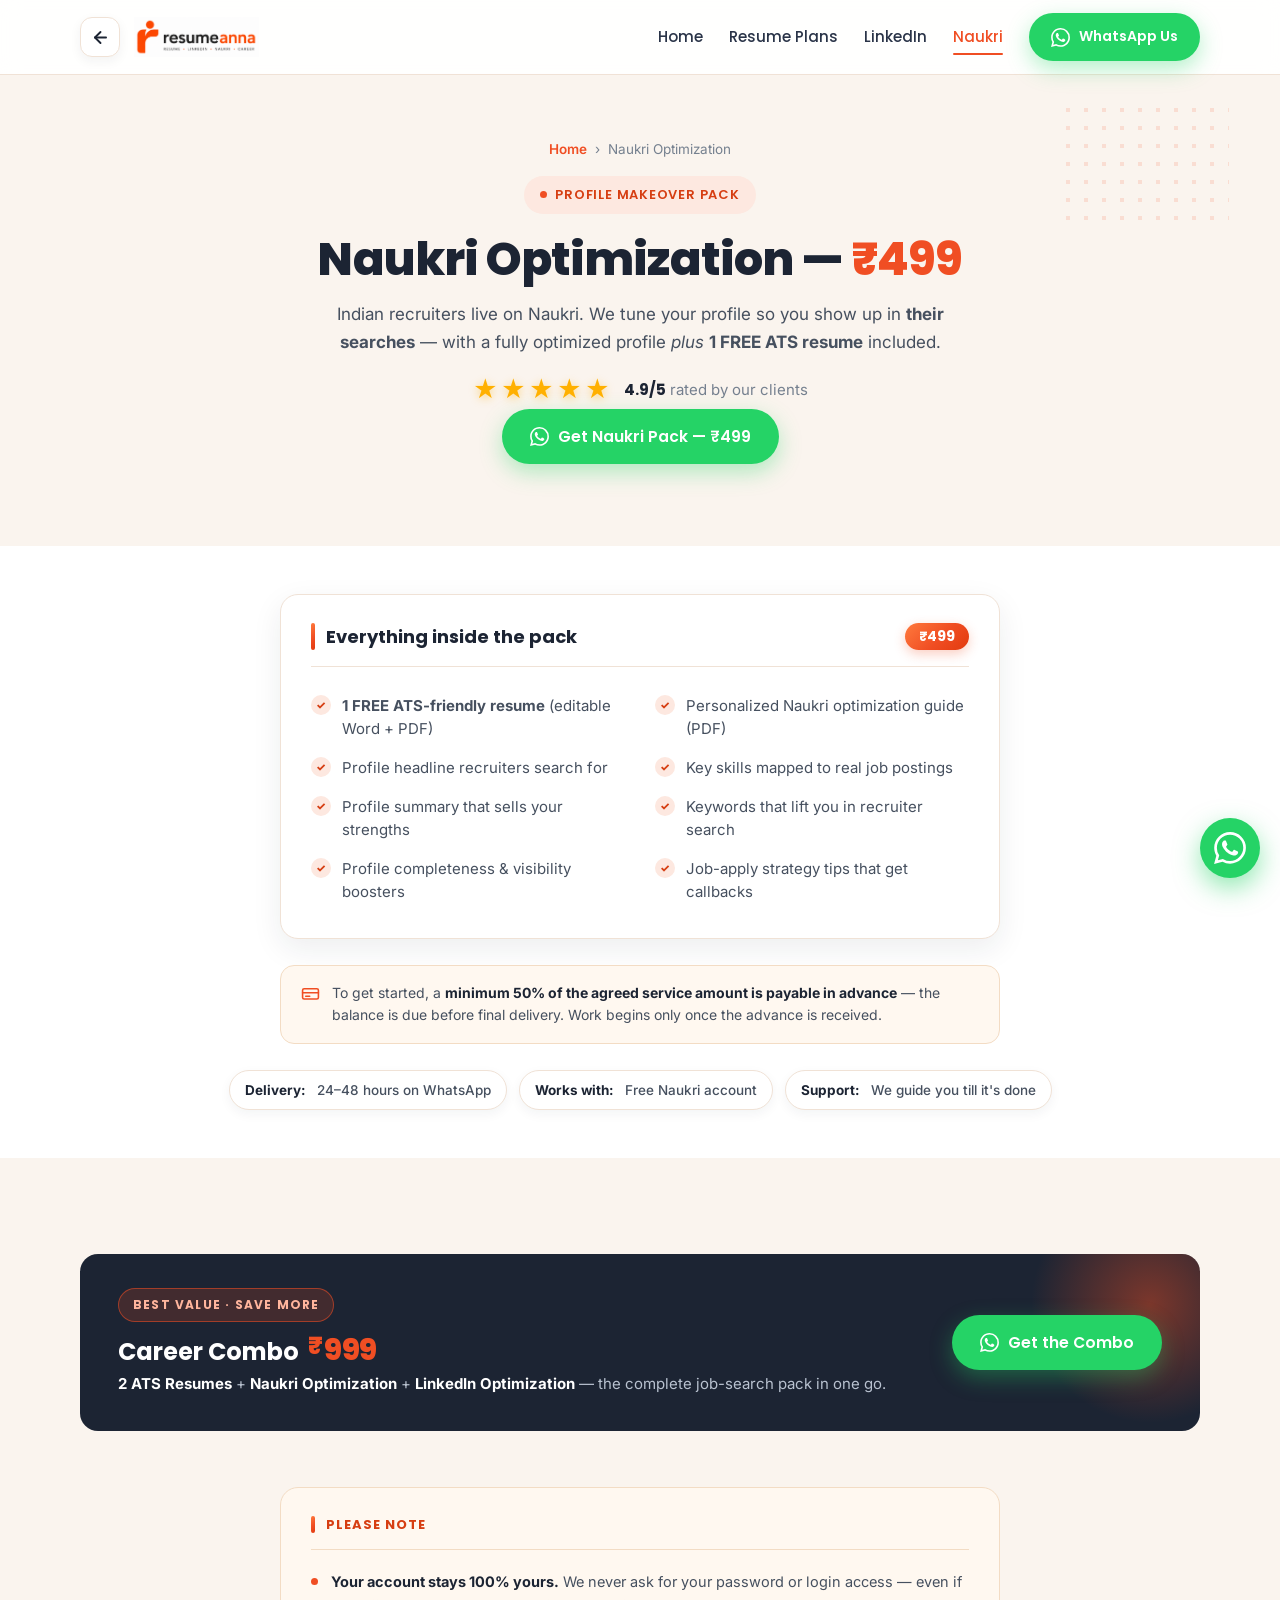
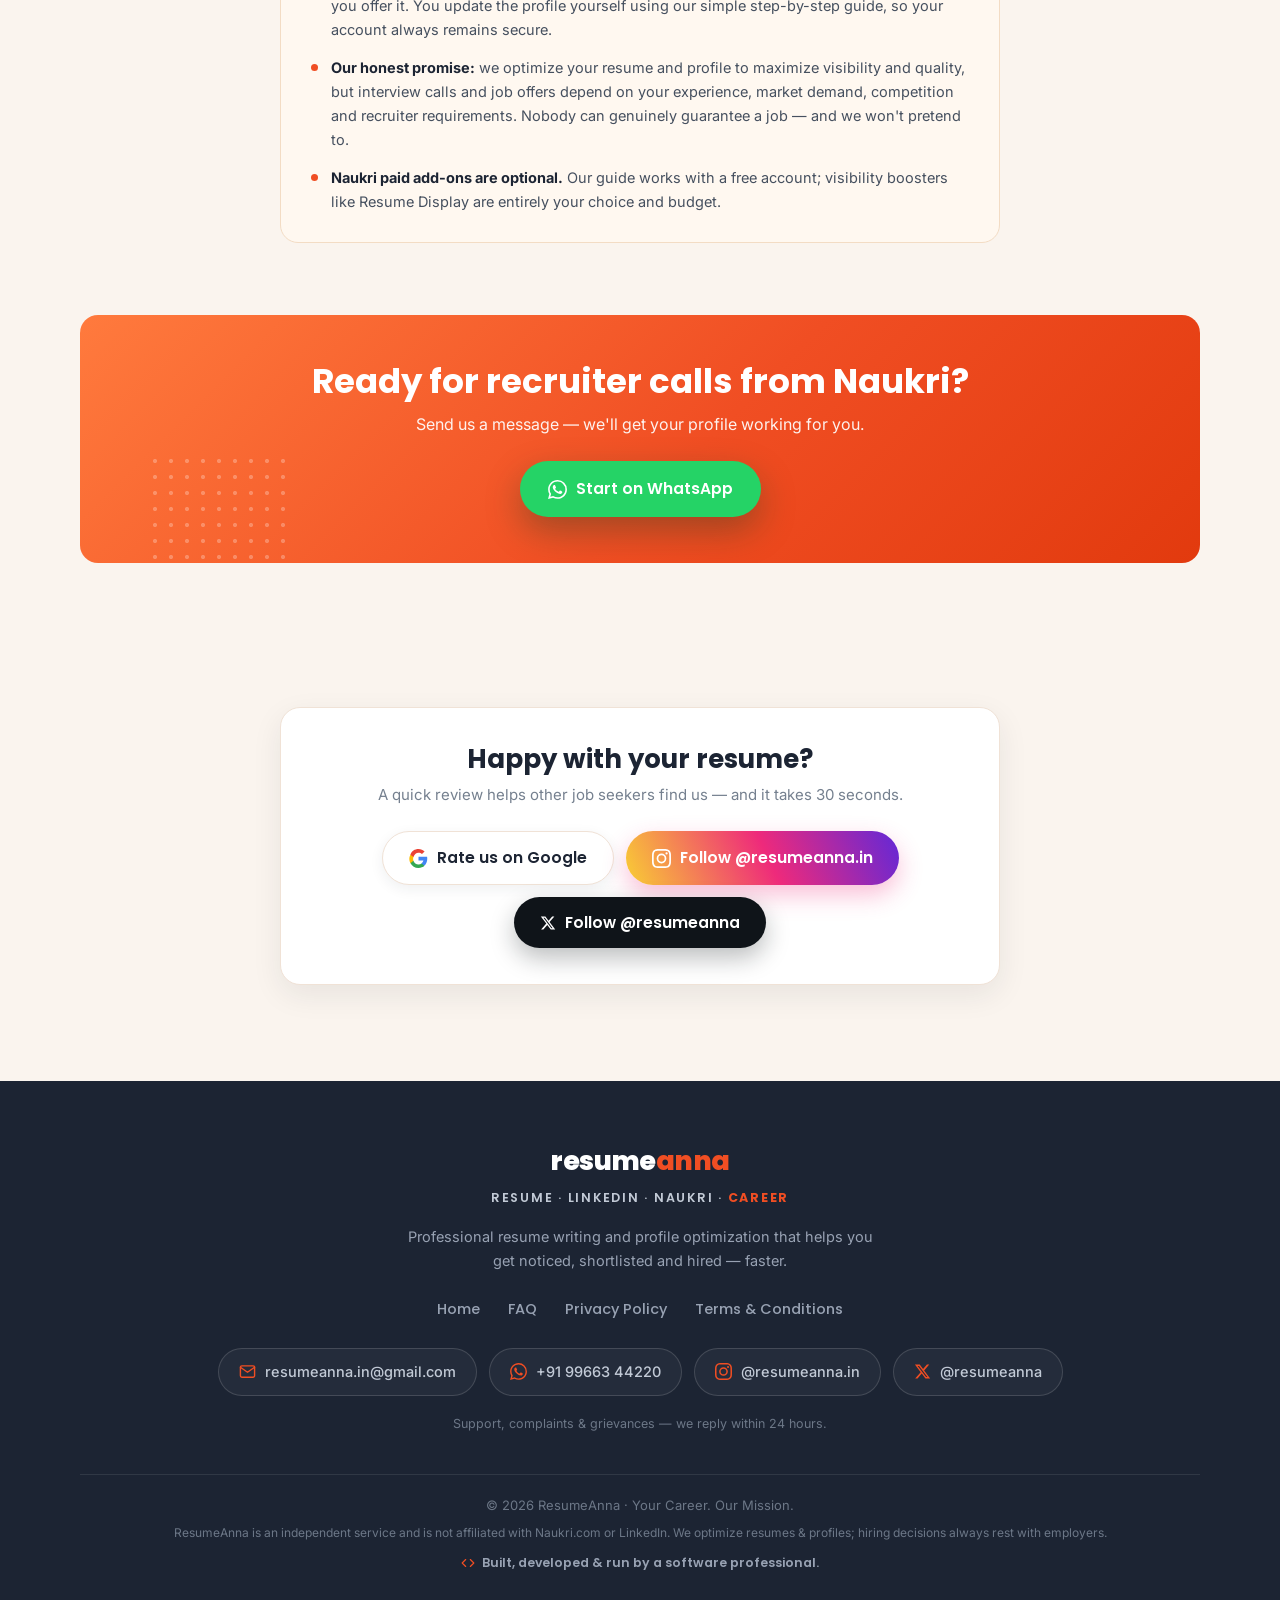
<file: naukri.html>
<!DOCTYPE html>
<html lang="en">
<head>
  <meta charset="UTF-8">
  <meta name="viewport" content="width=device-width, initial-scale=1.0">
  <title>Naukri Optimization ₹499 — 1 Free ATS Resume Included | ResumeAnna</title>
  <meta name="description" content="Naukri Profile Optimization at ₹499 with 1 FREE ATS resume — headline, key skills, summary and recruiter visibility. Career Combo ₹999: 2 ATS resumes + Naukri + LinkedIn.">
  <meta name="theme-color" content="#F04E23">
  <link rel="icon" type="image/png" href="assets/favicon.png">
  <link rel="preconnect" href="https://fonts.googleapis.com">
  <link rel="preconnect" href="https://fonts.gstatic.com" crossorigin>
  <link href="https://fonts.googleapis.com/css2?family=Poppins:wght@500;600;700;800&family=Inter:wght@400;500;600;700&display=swap" rel="stylesheet">
  <link rel="stylesheet" href="css/style.css?v=4">
  <script src="js/main.js?v=4" defer></script>
   <!-- Google tag (gtag.js) -->
<script async src="https://www.googletagmanager.com/gtag/js?id=G-57ZPYQ6193"></script>
<script>
  window.dataLayer = window.dataLayer || [];
  function gtag(){dataLayer.push(arguments);}
  gtag('js', new Date());

  gtag('config', 'G-57ZPYQ6193');
</script>
</head>
<body>

  <!-- ======= Header ======= -->
  <header class="site-head">
    <div class="container head-in">
      <a class="back-btn" href="index.html" data-back aria-label="Go back"><svg viewBox="0 0 24 24" fill="none" stroke="currentColor" stroke-width="2.4" stroke-linecap="round" stroke-linejoin="round" aria-hidden="true"><line x1="19" y1="12" x2="5" y2="12"/><polyline points="12 19 5 12 12 5"/></svg></a>
      <a class="brand" href="index.html">
        <img src="assets/logo.png" alt="ResumeAnna — Resume, LinkedIn, Naukri, Career">
      </a>
      <button class="nav-toggle" aria-label="Open menu"><span class="bars"><span></span><span></span><span></span></span> Menu</button>
      <nav class="site-nav">
        <a href="index.html">Home</a>
        <a href="resume.html">Resume Plans</a>
        <a href="linkedin.html">LinkedIn</a>
        <a href="naukri.html" class="active">Naukri</a>
        <a class="btn btn-wa btn-sm" href="https://wa.me/919966344220?text=Hi%20ResumeAnna!%20I%20want%20the%20Naukri%20Optimization%20Pack%20(%E2%82%B9499)." target="_blank" rel="noopener">
          <svg viewBox="0 0 24 24" fill="currentColor" aria-hidden="true"><path d="M17.472 14.382c-.297-.149-1.758-.867-2.03-.967-.273-.099-.471-.148-.67.15-.197.297-.767.966-.94 1.164-.173.199-.347.223-.644.075-.297-.15-1.255-.463-2.39-1.475-.883-.788-1.48-1.761-1.653-2.059-.173-.297-.018-.458.13-.606.134-.133.298-.347.446-.52.149-.174.198-.298.298-.497.099-.198.05-.371-.025-.52-.075-.149-.669-1.612-.916-2.207-.242-.579-.487-.5-.669-.51-.173-.008-.371-.01-.57-.01-.198 0-.52.074-.792.372-.272.297-1.04 1.016-1.04 2.479 0 1.462 1.065 2.875 1.213 3.074.149.198 2.096 3.2 5.077 4.487.709.306 1.262.489 1.694.625.712.227 1.36.195 1.871.118.571-.085 1.758-.719 2.006-1.413.248-.694.248-1.289.173-1.413-.074-.124-.272-.198-.57-.347m-5.421 7.403h-.004a9.87 9.87 0 01-5.031-1.378l-.361-.214-3.741.982.998-3.648-.235-.374a9.86 9.86 0 01-1.51-5.26c.001-5.45 4.436-9.884 9.888-9.884 2.64 0 5.122 1.03 6.988 2.898a9.825 9.825 0 012.893 6.994c-.003 5.45-4.437 9.884-9.885 9.884m8.413-18.297A11.815 11.815 0 0012.05 0C5.495 0 .16 5.335.157 11.892c0 2.096.547 4.142 1.588 5.945L.057 24l6.305-1.654a11.882 11.882 0 005.683 1.448h.005c6.554 0 11.89-5.335 11.893-11.893a11.821 11.821 0 00-3.48-8.413z"/></svg>
          WhatsApp Us
        </a>
      </nav>
    </div>
  </header>

  <!-- ======= Page hero ======= -->
  <section class="page-hero">
    <div class="container">
      <span class="crumb"><a href="index.html">Home</a> &nbsp;›&nbsp; Naukri Optimization</span><br>
      <span class="eyebrow">Profile Makeover Pack</span>
      <h1>Naukri Optimization — <span style="color:var(--orange)">₹499</span></h1>
      <p class="lead">Indian recruiters live on Naukri. We tune your profile so you show up in <strong>their searches</strong> — with a fully optimized profile <em>plus</em> <strong>1 FREE ATS resume</strong> included.</p>
      <div class="rating">
        <div class="stars" aria-hidden="true">
          <span style="--d:.15s">★</span><span style="--d:.3s">★</span><span style="--d:.45s">★</span><span style="--d:.6s">★</span><span style="--d:.75s">★</span>
        </div>
        <p><strong>4.9/5</strong> rated by our clients</p>
      </div>
      <div class="hero-cta" style="justify-content:center">
        <a class="btn btn-wa" href="https://wa.me/919966344220?text=Hi%20ResumeAnna!%20I%20want%20the%20Naukri%20Optimization%20Pack%20(%E2%82%B9499)." target="_blank" rel="noopener">
          <svg viewBox="0 0 24 24" fill="currentColor" aria-hidden="true"><path d="M17.472 14.382c-.297-.149-1.758-.867-2.03-.967-.273-.099-.471-.148-.67.15-.197.297-.767.966-.94 1.164-.173.199-.347.223-.644.075-.297-.15-1.255-.463-2.39-1.475-.883-.788-1.48-1.761-1.653-2.059-.173-.297-.018-.458.13-.606.134-.133.298-.347.446-.52.149-.174.198-.298.298-.497.099-.198.05-.371-.025-.52-.075-.149-.669-1.612-.916-2.207-.242-.579-.487-.5-.669-.51-.173-.008-.371-.01-.57-.01-.198 0-.52.074-.792.372-.272.297-1.04 1.016-1.04 2.479 0 1.462 1.065 2.875 1.213 3.074.149.198 2.096 3.2 5.077 4.487.709.306 1.262.489 1.694.625.712.227 1.36.195 1.871.118.571-.085 1.758-.719 2.006-1.413.248-.694.248-1.289.173-1.413-.074-.124-.272-.198-.57-.347m-5.421 7.403h-.004a9.87 9.87 0 01-5.031-1.378l-.361-.214-3.741.982.998-3.648-.235-.374a9.86 9.86 0 01-1.51-5.26c.001-5.45 4.436-9.884 9.888-9.884 2.64 0 5.122 1.03 6.988 2.898a9.825 9.825 0 012.893 6.994c-.003 5.45-4.437 9.884-9.885 9.884m8.413-18.297A11.815 11.815 0 0012.05 0C5.495 0 .16 5.335.157 11.892c0 2.096.547 4.142 1.588 5.945L.057 24l6.305-1.654a11.882 11.882 0 005.683 1.448h.005c6.554 0 11.89-5.335 11.893-11.893a11.821 11.821 0 00-3.48-8.413z"/></svg>
          Get Naukri Pack — ₹499
        </a>
      </div>
    </div>
  </section>

  <!-- ======= What you get ======= -->
  <section class="bg-white" style="padding:48px 0">
    <div class="container">
      <div class="includes reveal">
        <h3><span>Everything inside the pack</span><span class="amt">₹499</span></h3>
        <ul>
          <li><strong>1 FREE ATS-friendly resume</strong> (editable Word + PDF)</li>
          <li>Personalized Naukri optimization guide (PDF)</li>
          <li>Profile headline recruiters search for</li>
          <li>Key skills mapped to real job postings</li>
          <li>Profile summary that sells your strengths</li>
          <li>Keywords that lift you in recruiter search</li>
          <li>Profile completeness &amp; visibility boosters</li>
          <li>Job-apply strategy tips that get callbacks</li>
        </ul>
      </div>

      <div class="pay-note reveal"><svg viewBox="0 0 24 24" fill="none" stroke="currentColor" stroke-width="2" stroke-linecap="round" stroke-linejoin="round" aria-hidden="true"><rect x="2" y="6" width="20" height="13" rx="2"/><line x1="2" y1="11" x2="22" y2="11"/><line x1="6" y1="15.5" x2="11" y2="15.5"/></svg><span>To get started, a <b>minimum 50% of the agreed service amount is payable in advance</b> — the balance is due before final delivery. Work begins only once the advance is received.</span></div>

      <div class="policy reveal">
        <span class="chip"><b>Delivery:</b>&nbsp;24–48 hours on WhatsApp</span>
        <span class="chip"><b>Works with:</b>&nbsp;Free Naukri account</span>
        <span class="chip"><b>Support:</b>&nbsp;We guide you till it's done</span>
      </div>
    </div>
  </section>

  <!-- ======= Combo ======= -->
  <section style="padding:56px 0">
    <div class="container">
      <div class="combo reveal">
        <div class="combo-info">
          <span class="combo-badge">Best Value · Save More</span>
          <h3>Career Combo <span class="price"><span class="rupee">₹</span>999</span></h3>
          <p><strong style="color:#fff">2 ATS Resumes</strong> + <strong style="color:#fff">Naukri Optimization</strong> + <strong style="color:#fff">LinkedIn Optimization</strong> — the complete job-search pack in one go.</p>
        </div>
        <a class="btn btn-wa" href="https://wa.me/919966344220?text=Hi%20ResumeAnna!%20I%20want%20the%20Career%20Combo%20(%E2%82%B9999)%20-%202%20ATS%20Resumes%20%2B%20Naukri%20%2B%20LinkedIn%20Optimization." target="_blank" rel="noopener">
          <svg viewBox="0 0 24 24" fill="currentColor" aria-hidden="true"><path d="M17.472 14.382c-.297-.149-1.758-.867-2.03-.967-.273-.099-.471-.148-.67.15-.197.297-.767.966-.94 1.164-.173.199-.347.223-.644.075-.297-.15-1.255-.463-2.39-1.475-.883-.788-1.48-1.761-1.653-2.059-.173-.297-.018-.458.13-.606.134-.133.298-.347.446-.52.149-.174.198-.298.298-.497.099-.198.05-.371-.025-.52-.075-.149-.669-1.612-.916-2.207-.242-.579-.487-.5-.669-.51-.173-.008-.371-.01-.57-.01-.198 0-.52.074-.792.372-.272.297-1.04 1.016-1.04 2.479 0 1.462 1.065 2.875 1.213 3.074.149.198 2.096 3.2 5.077 4.487.709.306 1.262.489 1.694.625.712.227 1.36.195 1.871.118.571-.085 1.758-.719 2.006-1.413.248-.694.248-1.289.173-1.413-.074-.124-.272-.198-.57-.347m-5.421 7.403h-.004a9.87 9.87 0 01-5.031-1.378l-.361-.214-3.741.982.998-3.648-.235-.374a9.86 9.86 0 01-1.51-5.26c.001-5.45 4.436-9.884 9.888-9.884 2.64 0 5.122 1.03 6.988 2.898a9.825 9.825 0 012.893 6.994c-.003 5.45-4.437 9.884-9.885 9.884m8.413-18.297A11.815 11.815 0 0012.05 0C5.495 0 .16 5.335.157 11.892c0 2.096.547 4.142 1.588 5.945L.057 24l6.305-1.654a11.882 11.882 0 005.683 1.448h.005c6.554 0 11.89-5.335 11.893-11.893a11.821 11.821 0 00-3.48-8.413z"/></svg>
          Get the Combo
        </a>
      </div>
    </div>
  </section>

  <!-- ======= Note ======= -->
  <section style="padding-top:0">
    <div class="container">
      <div class="note-box reveal">
        <h4>Please note</h4>
        <ul>
          <li><strong>Your account stays 100% yours.</strong> We never ask for your password or login access — even if you offer it. You update the profile yourself using our simple step-by-step guide, so your account always remains secure.</li>
          <li><strong>Our honest promise:</strong> we optimize your resume and profile to maximize visibility and quality, but interview calls and job offers depend on your experience, market demand, competition and recruiter requirements. Nobody can genuinely guarantee a job — and we won't pretend to.</li>
          <li><strong>Naukri paid add-ons are optional.</strong> Our guide works with a free account; visibility boosters like Resume Display are entirely your choice and budget.</li>
        </ul>
      </div>
    </div>
  </section>

  <!-- ======= CTA band ======= -->
  <section style="padding-top:0">
    <div class="container">
      <div class="cta-band reveal">
        <h2>Ready for recruiter calls from Naukri?</h2>
        <p>Send us a message — we'll get your profile working for you.</p>
        <a class="btn btn-wa" href="https://wa.me/919966344220?text=Hi%20ResumeAnna!%20I%20want%20the%20Naukri%20Optimization%20Pack%20(%E2%82%B9499)." target="_blank" rel="noopener">
          <svg viewBox="0 0 24 24" fill="currentColor" aria-hidden="true"><path d="M17.472 14.382c-.297-.149-1.758-.867-2.03-.967-.273-.099-.471-.148-.67.15-.197.297-.767.966-.94 1.164-.173.199-.347.223-.644.075-.297-.15-1.255-.463-2.39-1.475-.883-.788-1.48-1.761-1.653-2.059-.173-.297-.018-.458.13-.606.134-.133.298-.347.446-.52.149-.174.198-.298.298-.497.099-.198.05-.371-.025-.52-.075-.149-.669-1.612-.916-2.207-.242-.579-.487-.5-.669-.51-.173-.008-.371-.01-.57-.01-.198 0-.52.074-.792.372-.272.297-1.04 1.016-1.04 2.479 0 1.462 1.065 2.875 1.213 3.074.149.198 2.096 3.2 5.077 4.487.709.306 1.262.489 1.694.625.712.227 1.36.195 1.871.118.571-.085 1.758-.719 2.006-1.413.248-.694.248-1.289.173-1.413-.074-.124-.272-.198-.57-.347m-5.421 7.403h-.004a9.87 9.87 0 01-5.031-1.378l-.361-.214-3.741.982.998-3.648-.235-.374a9.86 9.86 0 01-1.51-5.26c.001-5.45 4.436-9.884 9.888-9.884 2.64 0 5.122 1.03 6.988 2.898a9.825 9.825 0 012.893 6.994c-.003 5.45-4.437 9.884-9.885 9.884m8.413-18.297A11.815 11.815 0 0012.05 0C5.495 0 .16 5.335.157 11.892c0 2.096.547 4.142 1.588 5.945L.057 24l6.305-1.654a11.882 11.882 0 005.683 1.448h.005c6.554 0 11.89-5.335 11.893-11.893a11.821 11.821 0 00-3.48-8.413z"/></svg>
          Start on WhatsApp
        </a>
      </div>
    </div>
  </section>

  <!-- ======= Reviews &amp; social ======= -->
  <section style="padding-bottom:56px">
    <div class="container">
      <div class="review-band reveal">
        <h3>Happy with your resume?</h3>
        <p>A quick review helps other job seekers find us — and it takes 30 seconds.</p>
        <div class="review-actions">
          <a class="btn btn-google" href="https://share.google/l2VAOfeDfMd7XkNS9" target="_blank" rel="noopener"><svg viewBox="0 0 24 24" aria-hidden="true"><path fill="#4285F4" d="M23.06 12.25c0-.85-.08-1.67-.22-2.45H12v4.63h6.2a5.3 5.3 0 01-2.3 3.48v2.89h3.72c2.18-2 3.44-4.96 3.44-8.55z"/><path fill="#34A853" d="M12 24c3.1 0 5.7-1.03 7.6-2.78l-3.72-2.89c-1.03.69-2.35 1.1-3.88 1.1-2.99 0-5.52-2.02-6.43-4.73H1.73v2.98A11.99 11.99 0 0012 24z"/><path fill="#FBBC05" d="M5.57 14.7a7.2 7.2 0 010-4.6V7.12H1.73a12 12 0 000 10.76l3.84-2.98z"/><path fill="#EA4335" d="M12 4.75c1.69 0 3.2.58 4.4 1.72l3.3-3.3C17.7 1.2 15.1 0 12 0 7.3 0 3.25 2.7 1.73 7.12L5.57 10.1C6.48 7.39 9.01 4.75 12 4.75z"/></svg> Rate us on Google</a>
          <a class="btn btn-ig" href="https://www.instagram.com/resumeanna.in/" target="_blank" rel="noopener"><svg viewBox="0 0 24 24" fill="currentColor" aria-hidden="true"><path d="M12 2.16c3.2 0 3.58.01 4.85.07 1.17.05 1.8.25 2.23.41.56.22.96.48 1.38.9.42.42.68.82.9 1.38.16.42.36 1.06.41 2.23.06 1.27.07 1.65.07 4.85s-.01 3.58-.07 4.85c-.05 1.17-.25 1.8-.41 2.23-.22.56-.48.96-.9 1.38-.42.42-.82.68-1.38.9-.42.16-1.06.36-2.23.41-1.27.06-1.65.07-4.85.07s-3.58-.01-4.85-.07c-1.17-.05-1.8-.25-2.23-.41-.56-.22-.96-.48-1.38-.9-.42-.42-.68-.82-.9-1.38-.16-.42-.36-1.06-.41-2.23-.06-1.27-.07-1.65-.07-4.85s.01-3.58.07-4.85c.05-1.17.25-1.8.41-2.23.22-.56.48-.96.9-1.38.42-.42.82-.68 1.38-.9.42-.16 1.06-.36 2.23-.41 1.27-.06 1.65-.07 4.85-.07M12 0C8.74 0 8.33.01 7.05.07 5.78.13 4.9.33 4.14.63c-.79.3-1.46.72-2.13 1.38A5.9 5.9 0 00.63 4.14c-.3.76-.5 1.64-.56 2.91C.01 8.33 0 8.74 0 12s.01 3.67.07 4.95c.06 1.27.26 2.15.56 2.91.3.79.72 1.46 1.38 2.13a5.9 5.9 0 002.13 1.38c.76.3 1.64.5 2.91.56C8.33 23.99 8.74 24 12 24s3.67-.01 4.95-.07c1.27-.06 2.15-.26 2.91-.56a5.9 5.9 0 002.13-1.38 5.9 5.9 0 001.38-2.13c.3-.76.5-1.64.56-2.91.06-1.28.07-1.69.07-4.95s-.01-3.67-.07-4.95c-.06-1.27-.26-2.15-.56-2.91a5.9 5.9 0 00-1.38-2.13A5.9 5.9 0 0019.86.63c-.76-.3-1.64-.5-2.91-.56C15.67.01 15.26 0 12 0zm0 5.84a6.16 6.16 0 100 12.32 6.16 6.16 0 000-12.32zm0 10.16a4 4 0 110-8 4 4 0 010 8zm7.85-10.4a1.44 1.44 0 11-2.88 0 1.44 1.44 0 012.88 0z"/></svg> Follow @resumeanna.in</a>
          <a class="btn btn-x" href="https://x.com/resumeanna" target="_blank" rel="noopener"><svg viewBox="0 0 24 24" fill="currentColor" aria-hidden="true"><path d="M18.244 2.25h3.308l-7.227 8.26 8.502 11.24H16.17l-5.214-6.817L4.99 21.75H1.68l7.73-8.835L1.254 2.25H8.08l4.713 6.231zm-1.161 17.52h1.833L7.084 4.126H5.117z"/></svg> Follow @resumeanna</a>
        </div>
      </div>
    </div>
  </section>

  <!-- ======= Footer ======= -->
  <footer class="site-foot">
    <div class="container">
      <div class="foot-main">
        <span class="foot-brand">resume<span>anna</span></span>
        <div class="foot-tag">Resume · LinkedIn · Naukri · <b>Career</b></div>
        <p class="foot-about">Professional resume writing and profile optimization that helps you get noticed, shortlisted and hired — faster.</p>

        <nav class="foot-links" aria-label="Footer">
          <a href="index.html">Home</a>
          <a href="faq.html">FAQ</a>
          <a href="privacy.html">Privacy Policy</a>
          <a href="terms.html">Terms &amp; Conditions</a>
        </nav>

        <div class="foot-reach">
          <a class="foot-chip" href="mailto:resumeanna.in@gmail.com"><svg viewBox="0 0 24 24" fill="none" stroke="currentColor" stroke-width="2" stroke-linecap="round" stroke-linejoin="round" aria-hidden="true"><path d="M4 4h16c1.1 0 2 .9 2 2v12c0 1.1-.9 2-2 2H4c-1.1 0-2-.9-2-2V6c0-1.1.9-2 2-2z"/><polyline points="22,6 12,13 2,6"/></svg> resumeanna.in@gmail.com</a>
          <a class="foot-chip" href="https://wa.me/919966344220" target="_blank" rel="noopener"><svg viewBox="0 0 24 24" fill="currentColor" aria-hidden="true"><path d="M17.472 14.382c-.297-.149-1.758-.867-2.03-.967-.273-.099-.471-.148-.67.15-.197.297-.767.966-.94 1.164-.173.199-.347.223-.644.075-.297-.15-1.255-.463-2.39-1.475-.883-.788-1.48-1.761-1.653-2.059-.173-.297-.018-.458.13-.606.134-.133.298-.347.446-.52.149-.174.198-.298.298-.497.099-.198.05-.371-.025-.52-.075-.149-.669-1.612-.916-2.207-.242-.579-.487-.5-.669-.51-.173-.008-.371-.01-.57-.01-.198 0-.52.074-.792.372-.272.297-1.04 1.016-1.04 2.479 0 1.462 1.065 2.875 1.213 3.074.149.198 2.096 3.2 5.077 4.487.709.306 1.262.489 1.694.625.712.227 1.36.195 1.871.118.571-.085 1.758-.719 2.006-1.413.248-.694.248-1.289.173-1.413-.074-.124-.272-.198-.57-.347m-5.421 7.403h-.004a9.87 9.87 0 01-5.031-1.378l-.361-.214-3.741.982.998-3.648-.235-.374a9.86 9.86 0 01-1.51-5.26c.001-5.45 4.436-9.884 9.888-9.884 2.64 0 5.122 1.03 6.988 2.898a9.825 9.825 0 012.893 6.994c-.003 5.45-4.437 9.884-9.885 9.884m8.413-18.297A11.815 11.815 0 0012.05 0C5.495 0 .16 5.335.157 11.892c0 2.096.547 4.142 1.588 5.945L.057 24l6.305-1.654a11.882 11.882 0 005.683 1.448h.005c6.554 0 11.89-5.335 11.893-11.893a11.821 11.821 0 00-3.48-8.413z"/></svg> +91 99663 44220</a>
          <a class="foot-chip" href="https://www.instagram.com/resumeanna.in/" target="_blank" rel="noopener"><svg viewBox="0 0 24 24" fill="currentColor" aria-hidden="true"><path d="M12 2.16c3.2 0 3.58.01 4.85.07 1.17.05 1.8.25 2.23.41.56.22.96.48 1.38.9.42.42.68.82.9 1.38.16.42.36 1.06.41 2.23.06 1.27.07 1.65.07 4.85s-.01 3.58-.07 4.85c-.05 1.17-.25 1.8-.41 2.23-.22.56-.48.96-.9 1.38-.42.42-.82.68-1.38.9-.42.16-1.06.36-2.23.41-1.27.06-1.65.07-4.85.07s-3.58-.01-4.85-.07c-1.17-.05-1.8-.25-2.23-.41-.56-.22-.96-.48-1.38-.9-.42-.42-.68-.82-.9-1.38-.16-.42-.36-1.06-.41-2.23-.06-1.27-.07-1.65-.07-4.85s.01-3.58.07-4.85c.05-1.17.25-1.8.41-2.23.22-.56.48-.96.9-1.38.42-.42.82-.68 1.38-.9.42-.16 1.06-.36 2.23-.41 1.27-.06 1.65-.07 4.85-.07M12 0C8.74 0 8.33.01 7.05.07 5.78.13 4.9.33 4.14.63c-.79.3-1.46.72-2.13 1.38A5.9 5.9 0 00.63 4.14c-.3.76-.5 1.64-.56 2.91C.01 8.33 0 8.74 0 12s.01 3.67.07 4.95c.06 1.27.26 2.15.56 2.91.3.79.72 1.46 1.38 2.13a5.9 5.9 0 002.13 1.38c.76.3 1.64.5 2.91.56C8.33 23.99 8.74 24 12 24s3.67-.01 4.95-.07c1.27-.06 2.15-.26 2.91-.56a5.9 5.9 0 002.13-1.38 5.9 5.9 0 001.38-2.13c.3-.76.5-1.64.56-2.91.06-1.28.07-1.69.07-4.95s-.01-3.67-.07-4.95c-.06-1.27-.26-2.15-.56-2.91a5.9 5.9 0 00-1.38-2.13A5.9 5.9 0 0019.86.63c-.76-.3-1.64-.5-2.91-.56C15.67.01 15.26 0 12 0zm0 5.84a6.16 6.16 0 100 12.32 6.16 6.16 0 000-12.32zm0 10.16a4 4 0 110-8 4 4 0 010 8zm7.85-10.4a1.44 1.44 0 11-2.88 0 1.44 1.44 0 012.88 0z"/></svg> @resumeanna.in</a>
          <a class="foot-chip" href="https://x.com/resumeanna" target="_blank" rel="noopener"><svg viewBox="0 0 24 24" fill="currentColor" aria-hidden="true"><path d="M18.244 2.25h3.308l-7.227 8.26 8.502 11.24H16.17l-5.214-6.817L4.99 21.75H1.68l7.73-8.835L1.254 2.25H8.08l4.713 6.231zm-1.161 17.52h1.833L7.084 4.126H5.117z"/></svg> @resumeanna</a>
        </div>
        <p class="foot-help">Support, complaints &amp; grievances — we reply within 24 hours.</p>
      </div>
      <div class="foot-bottom">
        <p>© <span data-year>2026</span> ResumeAnna · Your Career. Our Mission.</p>
        <p>ResumeAnna is an independent service and is not affiliated with Naukri.com or LinkedIn. We optimize resumes &amp; profiles; hiring decisions always rest with employers.</p>
        <p class="foot-credit"><svg viewBox="0 0 24 24" fill="none" stroke="currentColor" stroke-width="2" stroke-linecap="round" stroke-linejoin="round" aria-hidden="true"><polyline points="16 18 22 12 16 6"/><polyline points="8 6 2 12 8 18"/></svg> Built, developed &amp; run by a software professional.</p>
      </div>
    </div>
  </footer>

  <!-- ======= Floating WhatsApp ======= -->
  <a class="wa-float" href="https://wa.me/919966344220?text=Hi%20ResumeAnna!%20I%20want%20the%20Naukri%20Optimization%20Pack%20(%E2%82%B9499)." target="_blank" rel="noopener" aria-label="Chat with ResumeAnna on WhatsApp">
    <svg viewBox="0 0 24 24" fill="currentColor" aria-hidden="true"><path d="M17.472 14.382c-.297-.149-1.758-.867-2.03-.967-.273-.099-.471-.148-.67.15-.197.297-.767.966-.94 1.164-.173.199-.347.223-.644.075-.297-.15-1.255-.463-2.39-1.475-.883-.788-1.48-1.761-1.653-2.059-.173-.297-.018-.458.13-.606.134-.133.298-.347.446-.52.149-.174.198-.298.298-.497.099-.198.05-.371-.025-.52-.075-.149-.669-1.612-.916-2.207-.242-.579-.487-.5-.669-.51-.173-.008-.371-.01-.57-.01-.198 0-.52.074-.792.372-.272.297-1.04 1.016-1.04 2.479 0 1.462 1.065 2.875 1.213 3.074.149.198 2.096 3.2 5.077 4.487.709.306 1.262.489 1.694.625.712.227 1.36.195 1.871.118.571-.085 1.758-.719 2.006-1.413.248-.694.248-1.289.173-1.413-.074-.124-.272-.198-.57-.347m-5.421 7.403h-.004a9.87 9.87 0 01-5.031-1.378l-.361-.214-3.741.982.998-3.648-.235-.374a9.86 9.86 0 01-1.51-5.26c.001-5.45 4.436-9.884 9.888-9.884 2.64 0 5.122 1.03 6.988 2.898a9.825 9.825 0 012.893 6.994c-.003 5.45-4.437 9.884-9.885 9.884m8.413-18.297A11.815 11.815 0 0012.05 0C5.495 0 .16 5.335.157 11.892c0 2.096.547 4.142 1.588 5.945L.057 24l6.305-1.654a11.882 11.882 0 005.683 1.448h.005c6.554 0 11.89-5.335 11.893-11.893a11.821 11.821 0 00-3.48-8.413z"/></svg>
  </a>

</body>
</html>
</file>
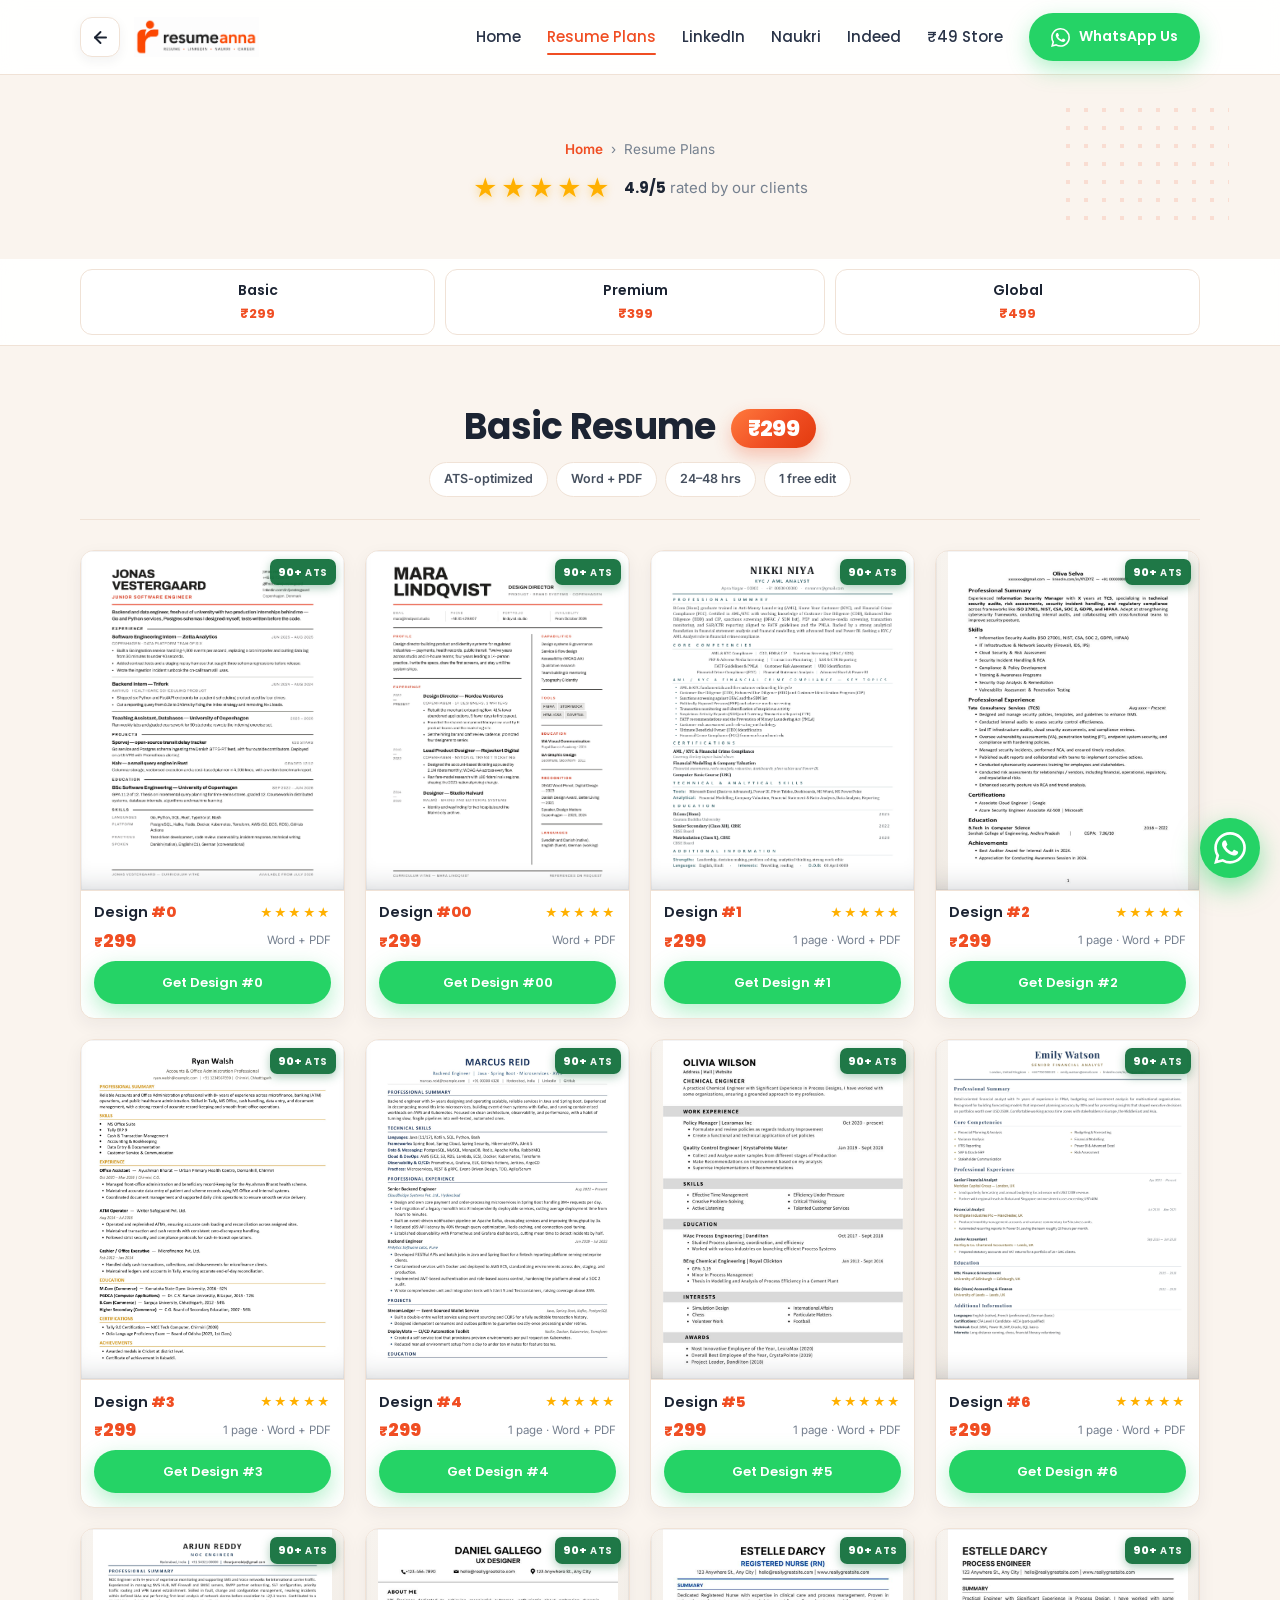
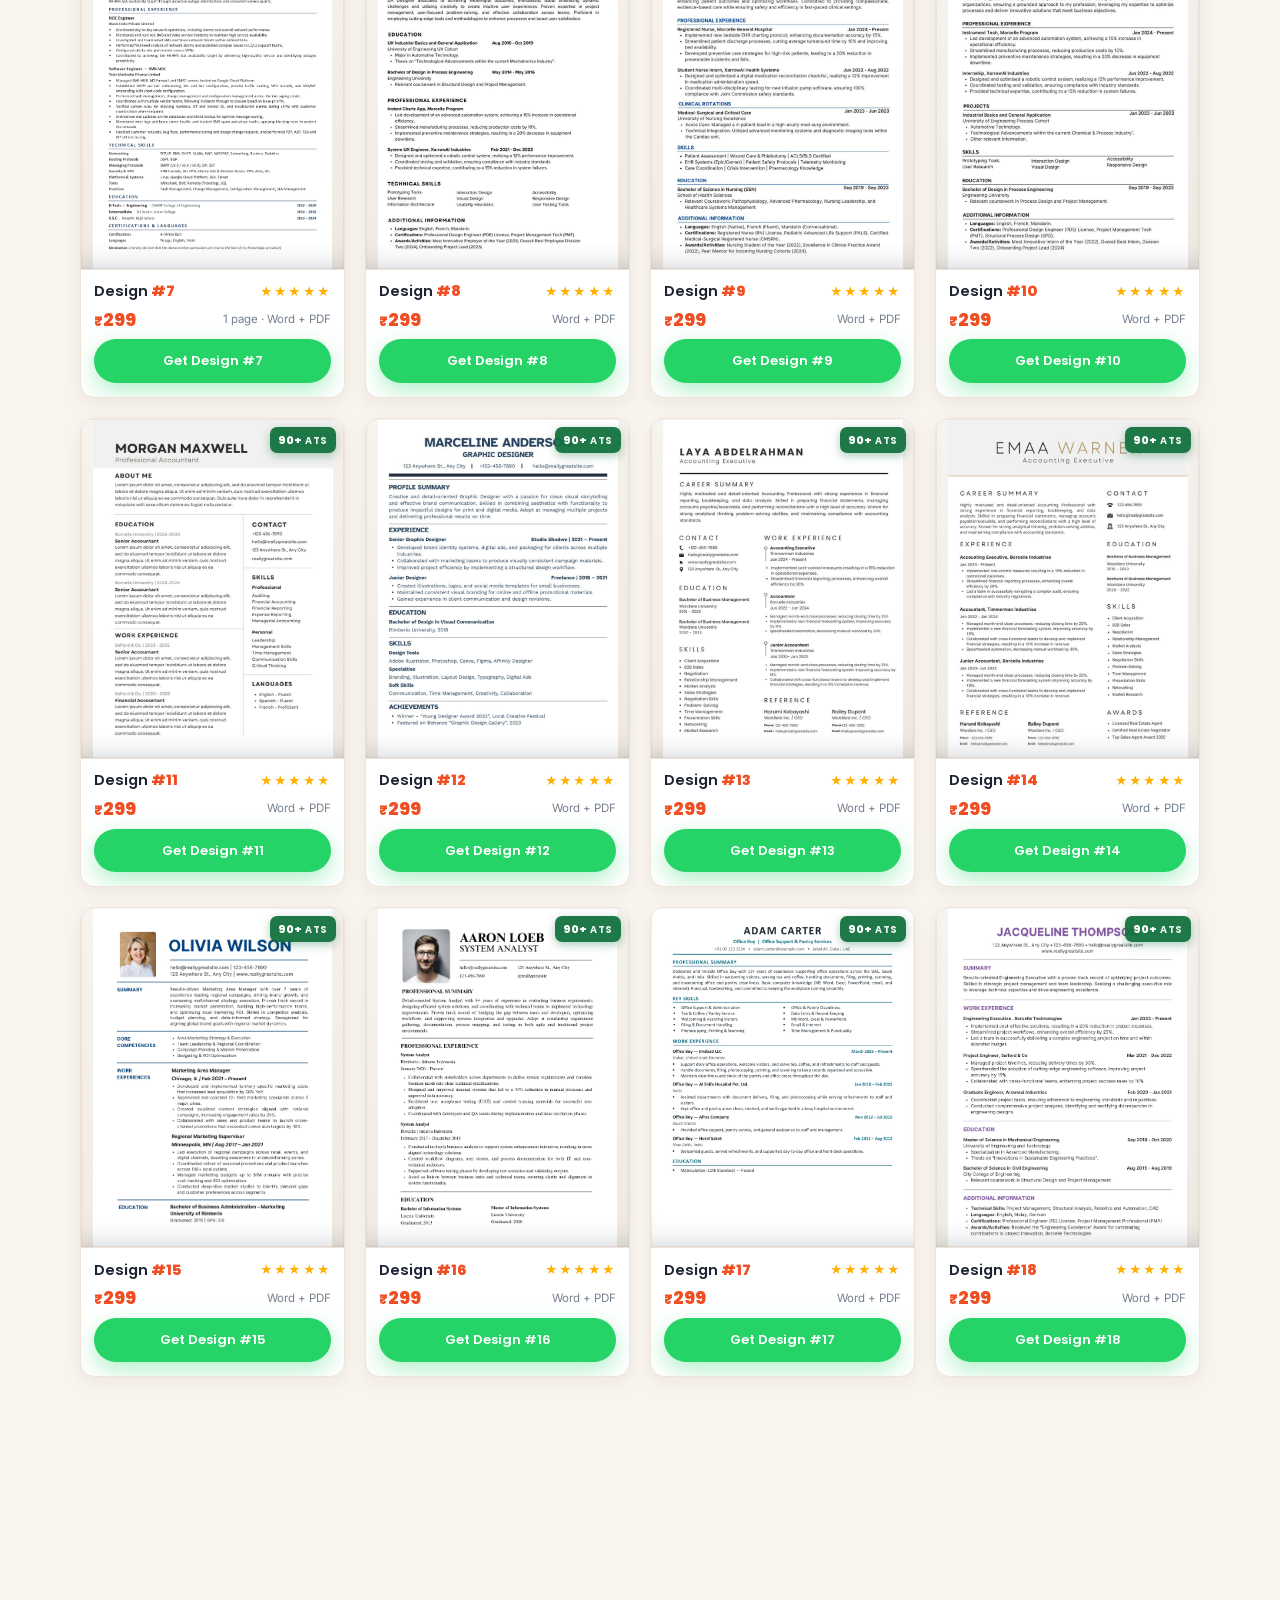
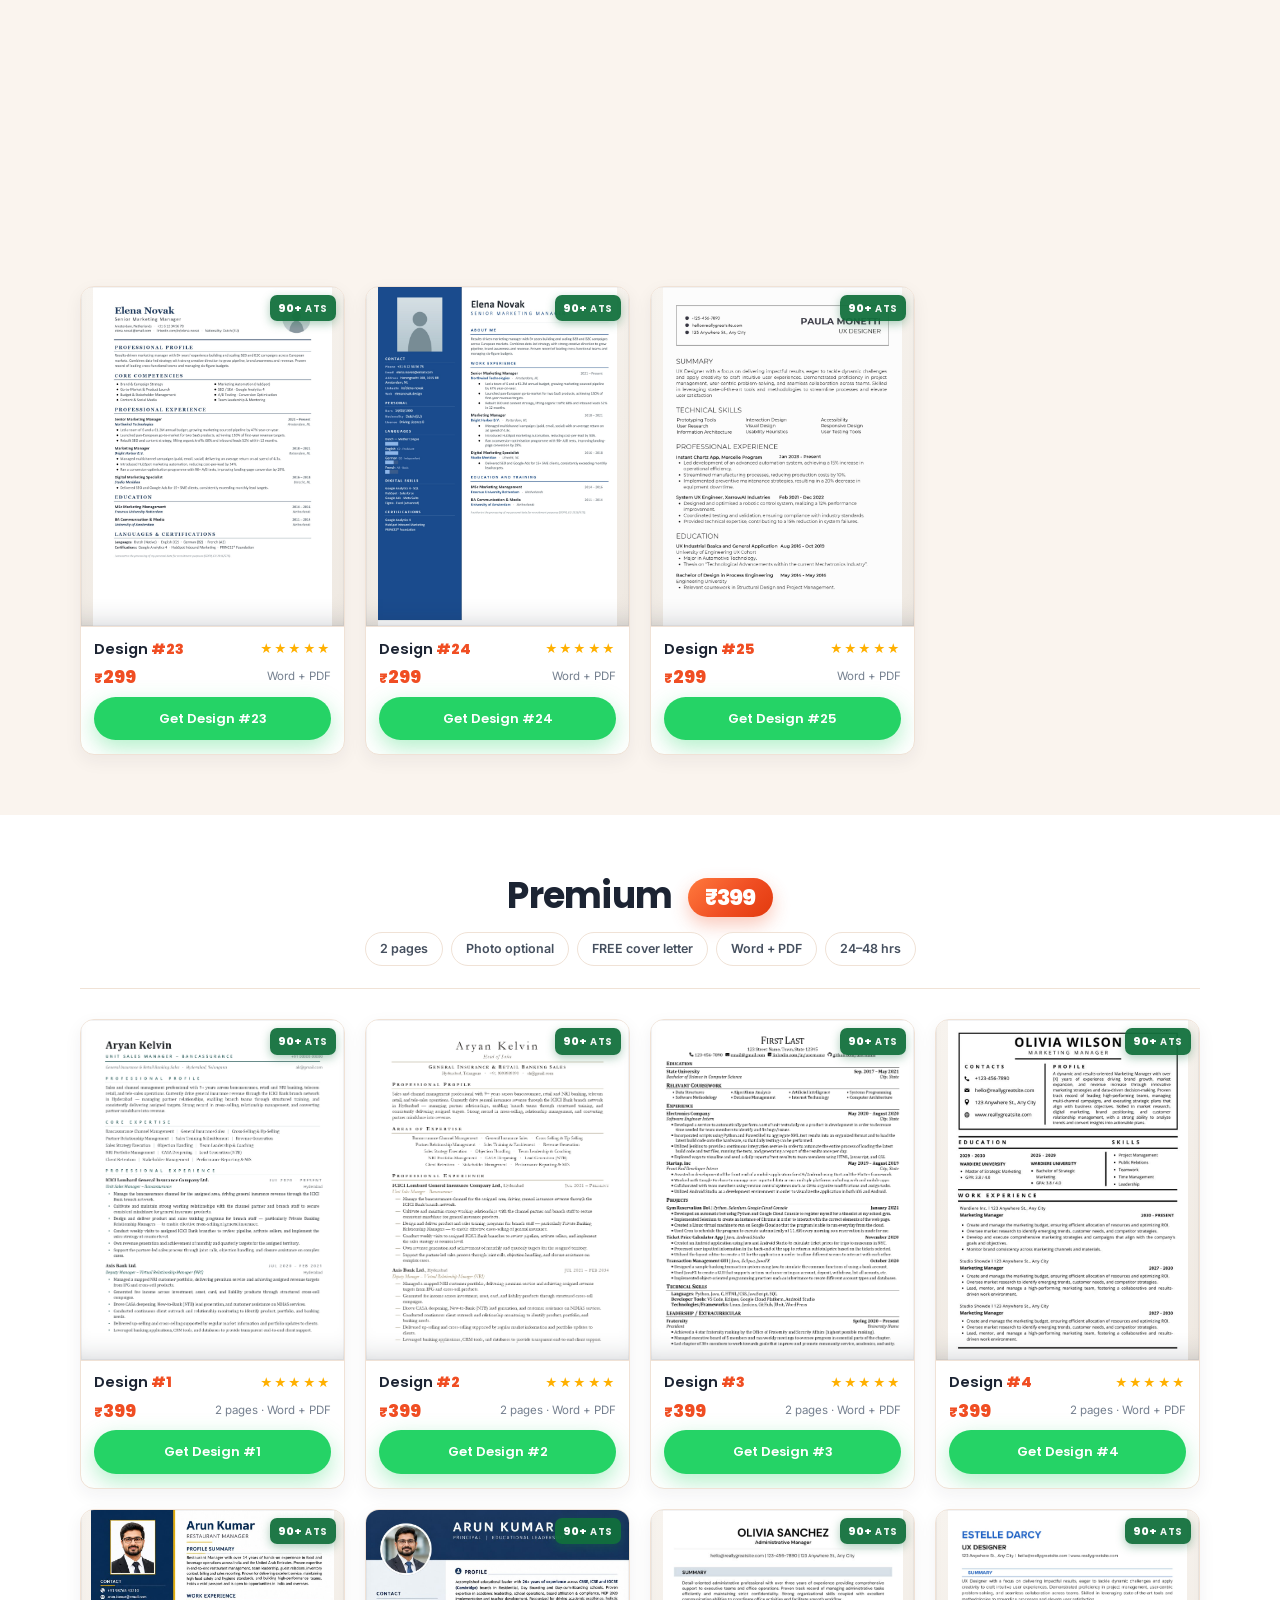
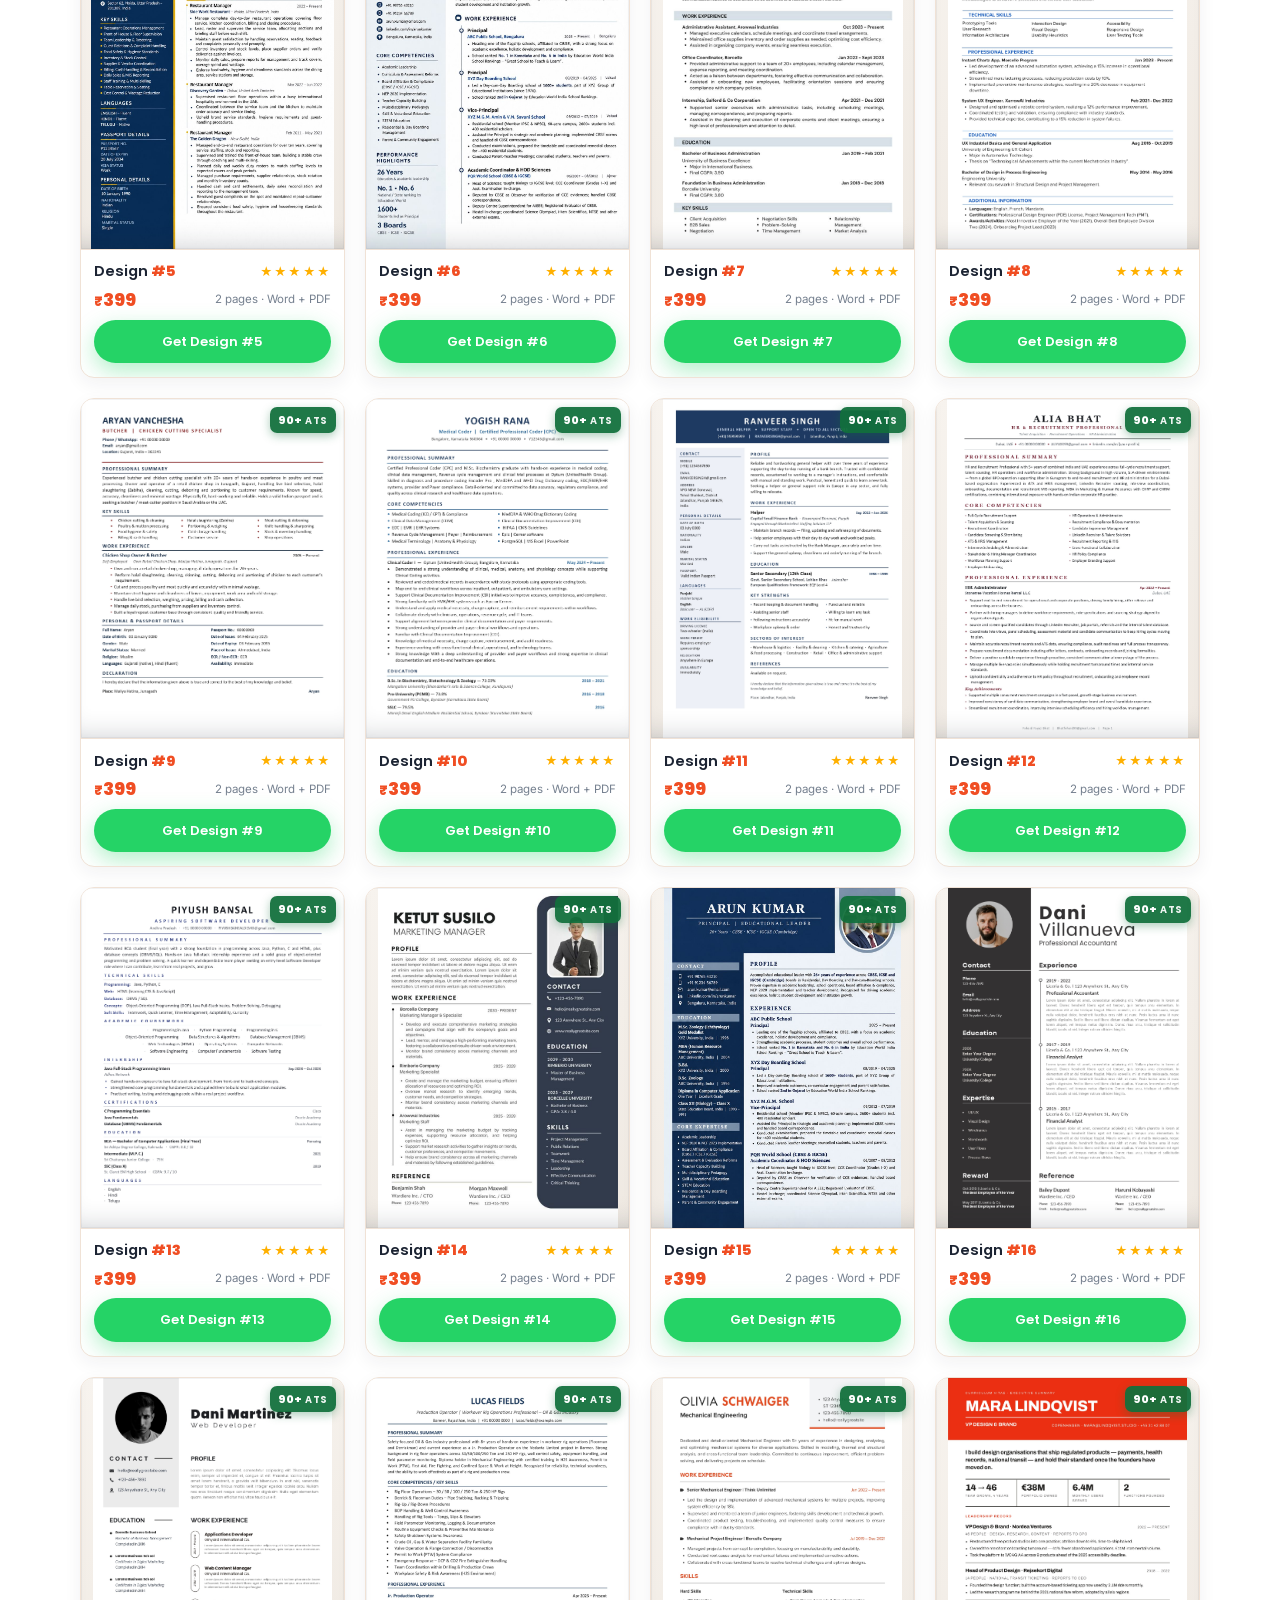
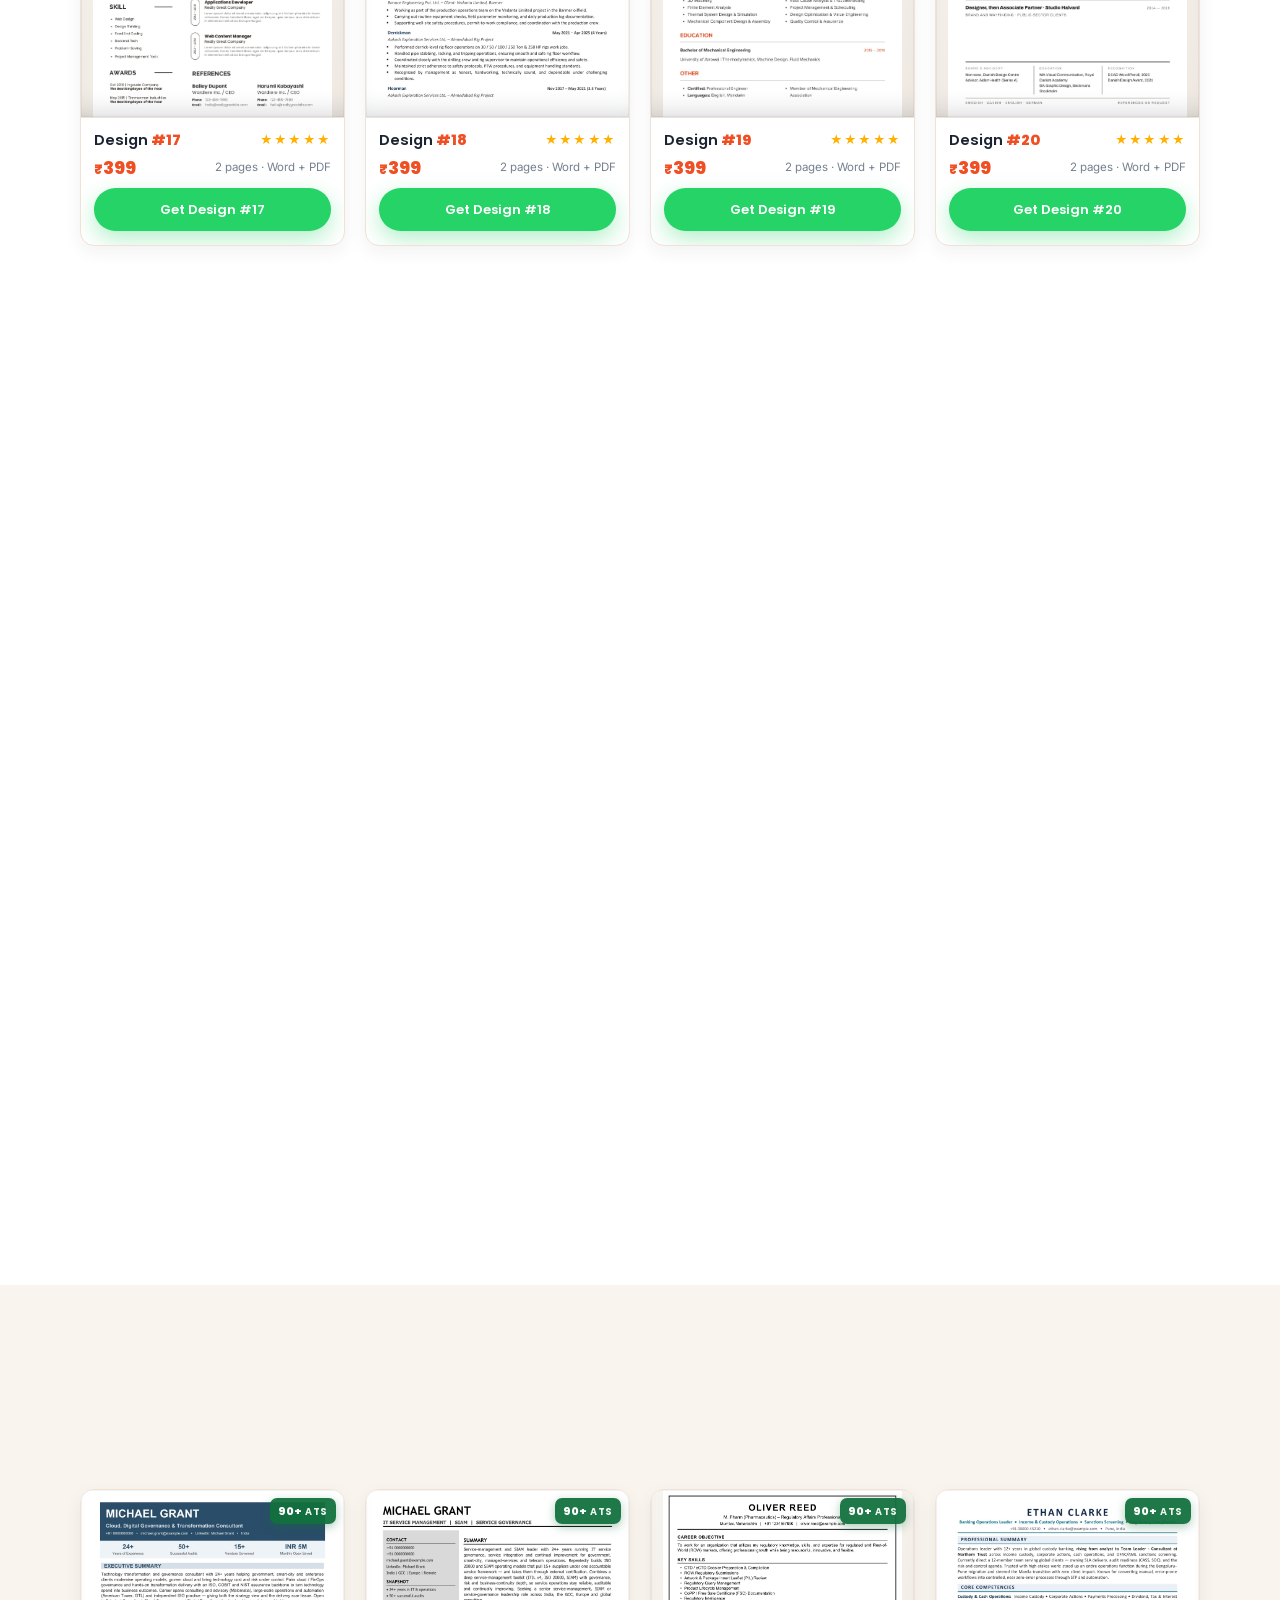
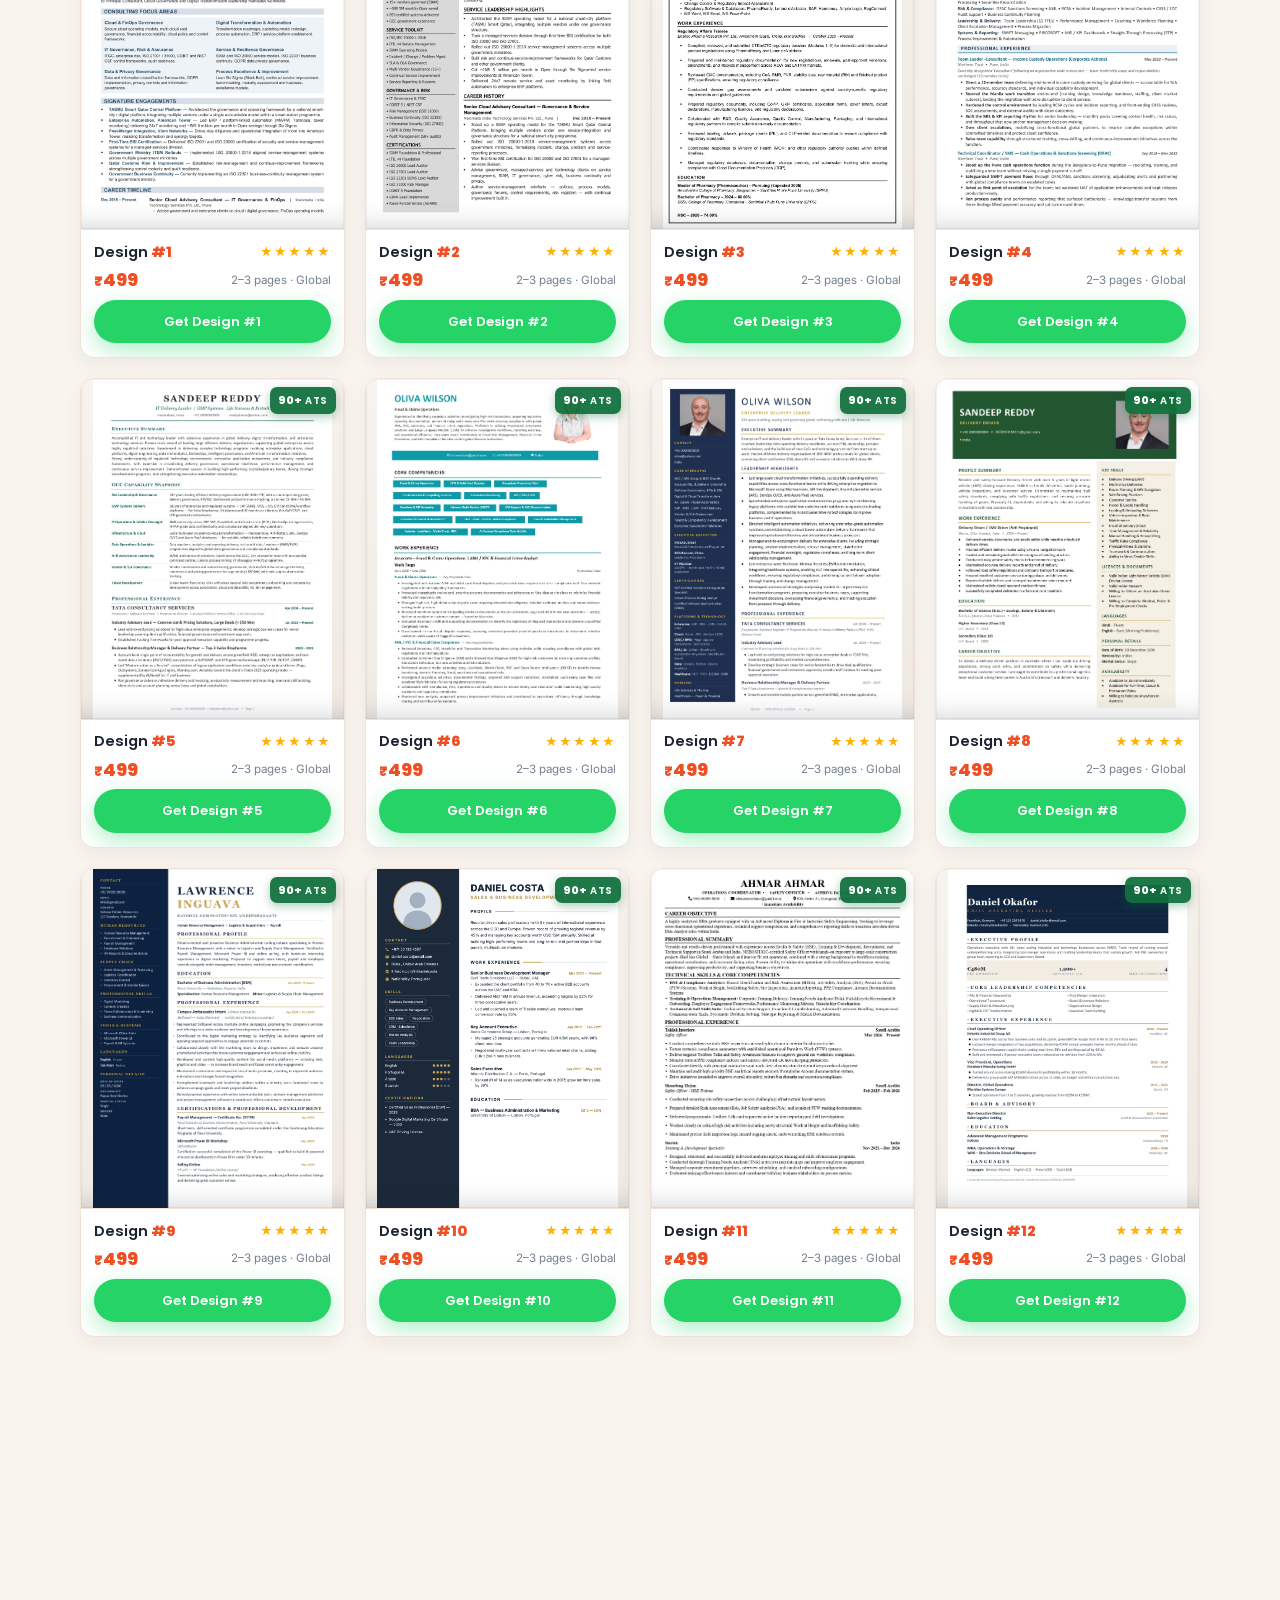
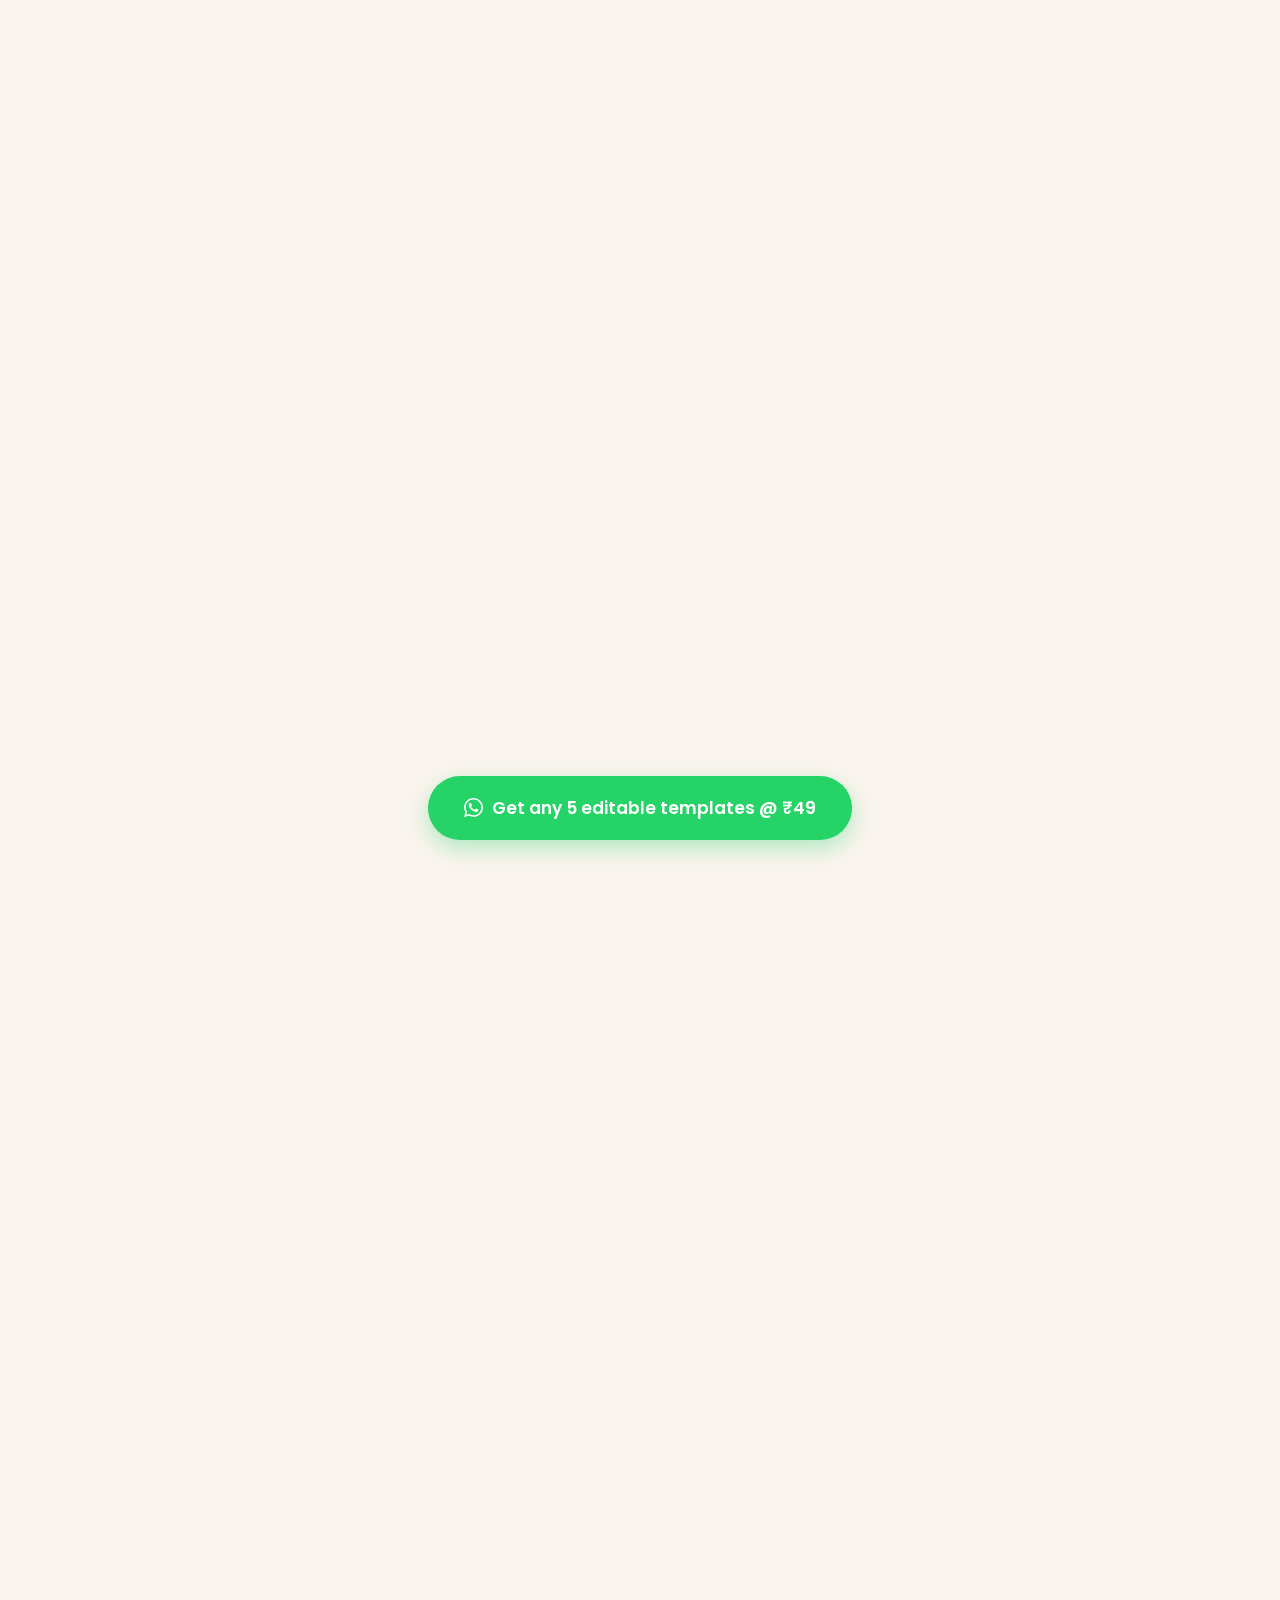
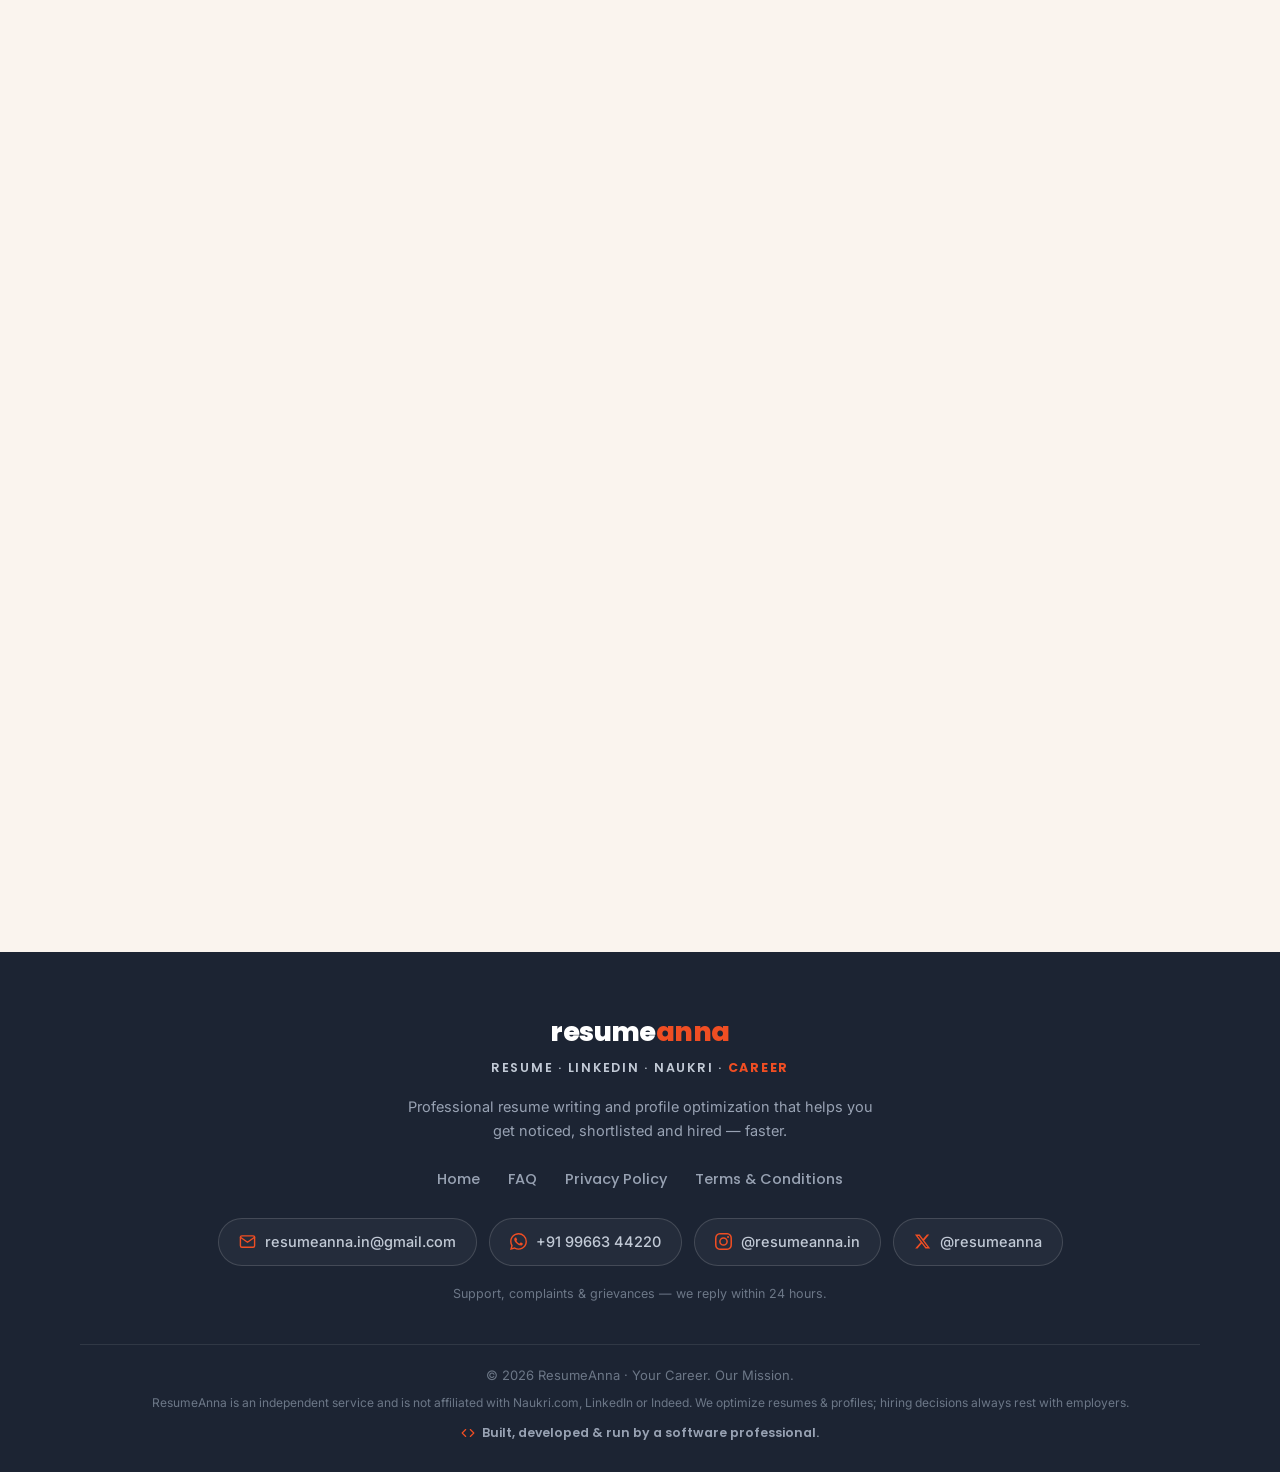
<file: premium-resume.html>
<!DOCTYPE html>
<html lang="en">
<head>
<meta charset="UTF-8">
<meta name="viewport" content="width=device-width, initial-scale=1.0">
<title>Premium Resume — ₹399 | ResumeAnna</title>
<meta name="description" content="All Premium designs now live on the single ResumeAnna plans page.">
<link rel="canonical" href="https://resumeanna.in/resume.html">
<meta http-equiv="refresh" content="0; url=resume.html#premium">
<meta name="robots" content="noindex, follow">
<link rel="icon" type="image/png" href="assets/favicon.png">
<script>window.location.replace("resume.html#premium");</script>
<style>
  body{font-family:"Segoe UI",system-ui,Arial,sans-serif;background:#FAF4EE;color:#46505F;
       display:grid;place-items:center;min-height:100vh;margin:0;text-align:center;padding:24px}
  a{color:#F04E23;font-weight:700}
</style>
</head>
<body>
  <p>This page has moved &mdash; all designs now live on one page.<br>
     <a href="resume.html#premium">Continue to Premium designs &rarr;</a></p>
</body>
</html>
</file>
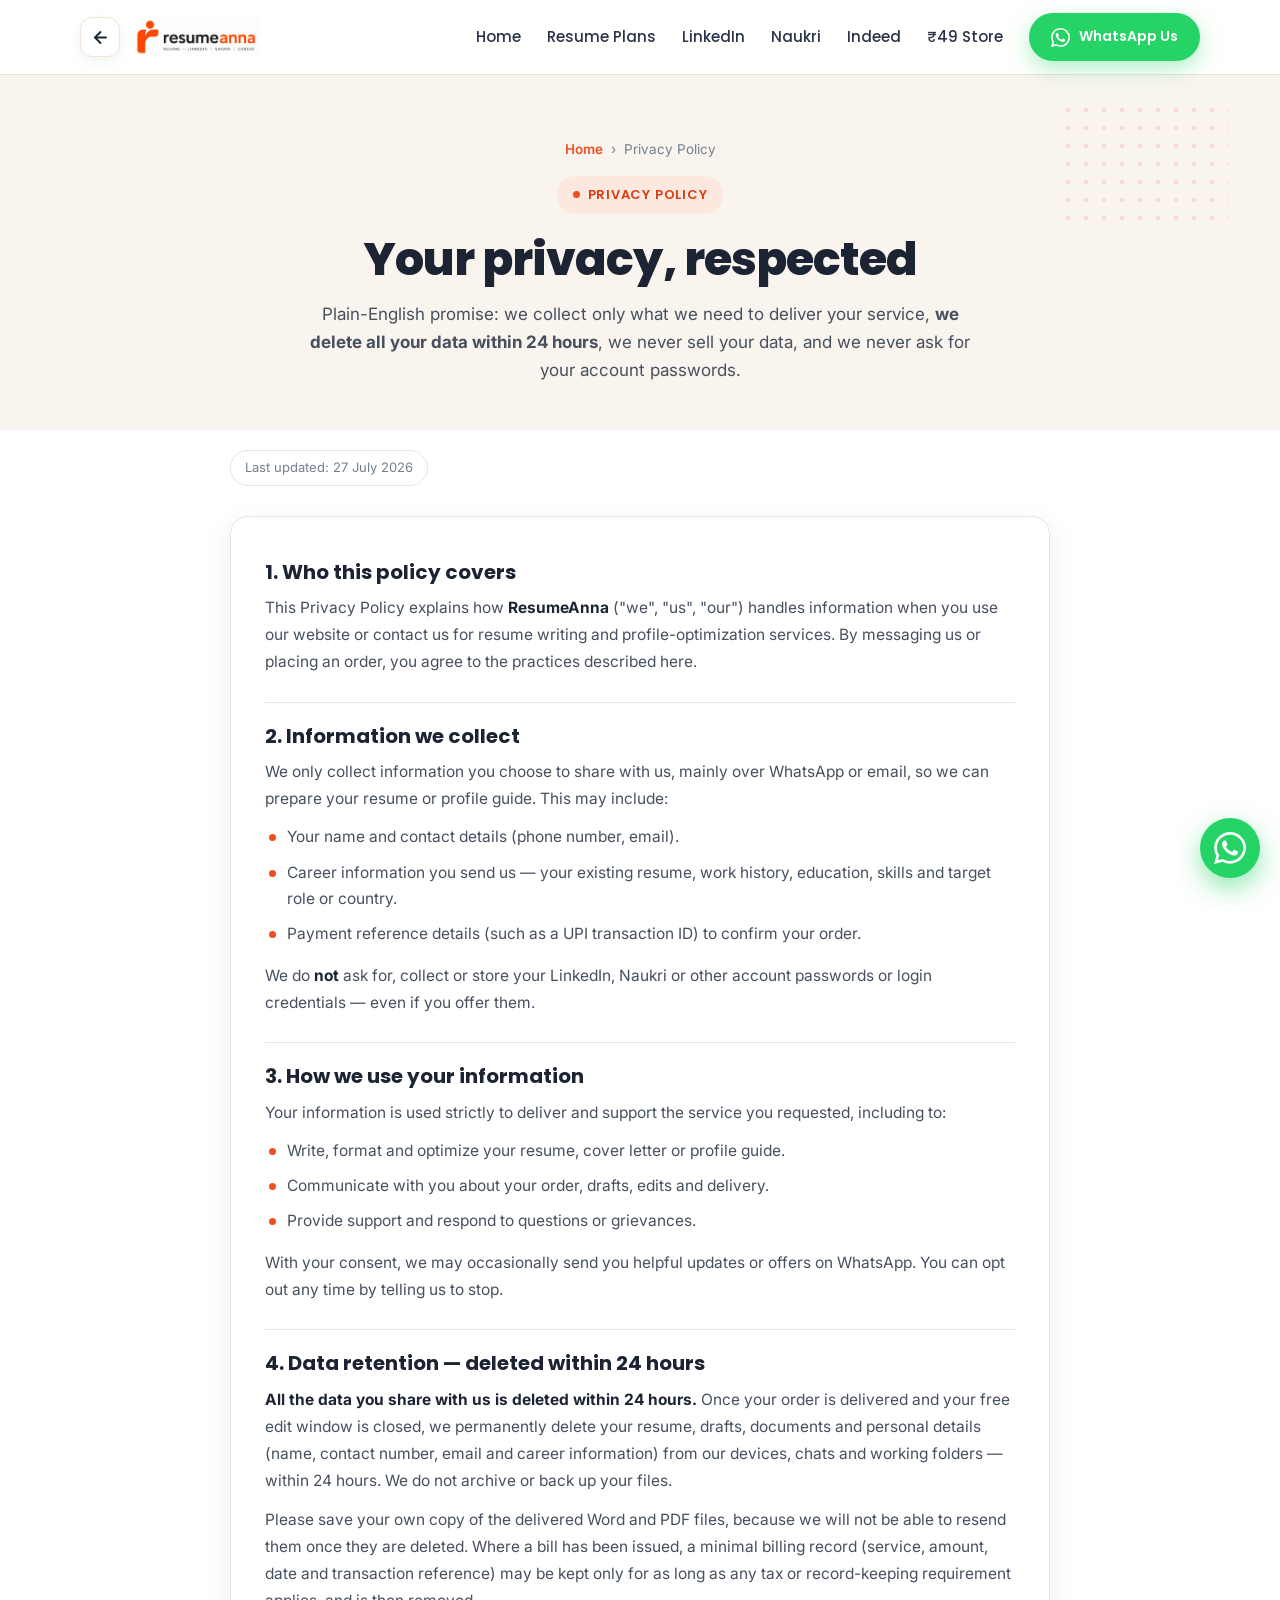
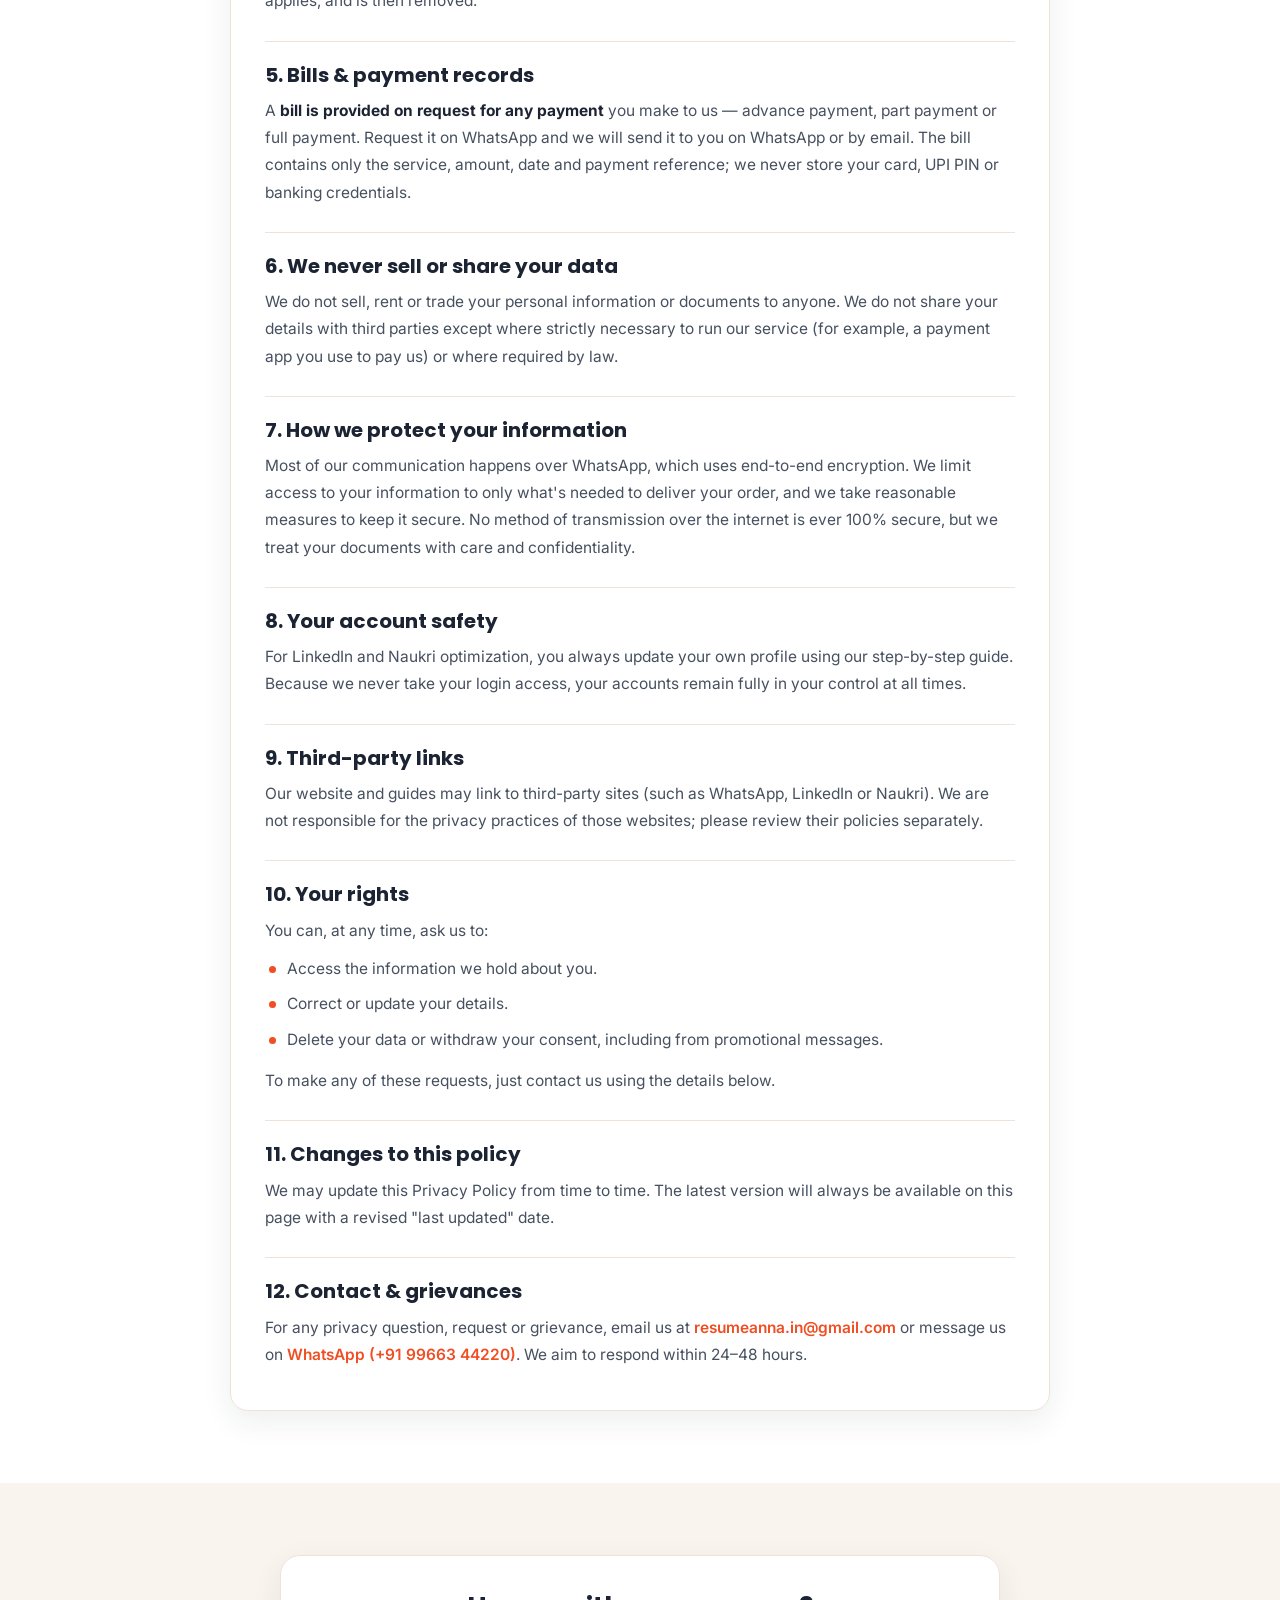
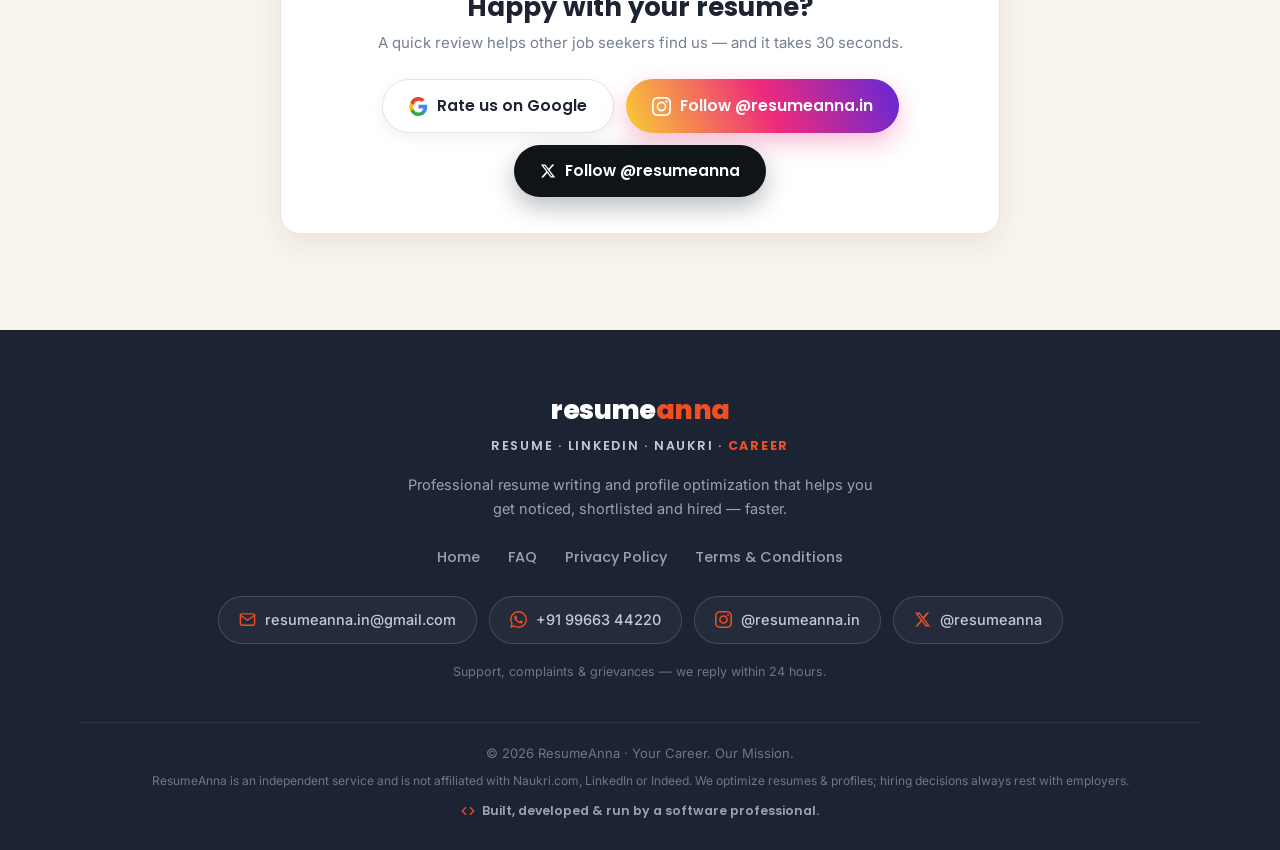
<file: privacy.html>
<!DOCTYPE html>
<html lang="en">
<head>
  <meta charset="UTF-8">
  <meta name="viewport" content="width=device-width, initial-scale=1.0">
  <title>Privacy Policy | ResumeAnna</title>
  <meta name="description" content="How ResumeAnna collects, uses and protects your information. We never sell your data and never ask for your account passwords.">
  <meta name="theme-color" content="#F04E23">
  <link rel="icon" type="image/png" href="assets/favicon.png">
  <link rel="preconnect" href="https://fonts.googleapis.com">
  <link rel="preconnect" href="https://fonts.gstatic.com" crossorigin>
  <link href="https://fonts.googleapis.com/css2?family=Poppins:wght@500;600;700;800&family=Inter:wght@400;500;600;700&display=swap" rel="stylesheet">
  <link rel="stylesheet" href="css/style.css?v=7">
  <script src="js/main.js?v=7" defer></script>
   <!-- Google tag (gtag.js) -->
<script async src="https://www.googletagmanager.com/gtag/js?id=G-57ZPYQ6193"></script>
<script>
  window.dataLayer = window.dataLayer || [];
  function gtag(){dataLayer.push(arguments);}
  gtag('js', new Date());

  gtag('config', 'G-57ZPYQ6193');
</script>
</head>
<body>

  <!-- ======= Header ======= -->
  <header class="site-head">
    <div class="container head-in">
      <a class="back-btn" href="index.html" data-back aria-label="Go back"><svg viewBox="0 0 24 24" fill="none" stroke="currentColor" stroke-width="2.4" stroke-linecap="round" stroke-linejoin="round" aria-hidden="true"><line x1="19" y1="12" x2="5" y2="12"/><polyline points="12 19 5 12 12 5"/></svg></a>
      <a class="brand" href="index.html">
        <img src="assets/logo.png" alt="ResumeAnna — Resume, LinkedIn, Naukri, Career">
      </a>
      <button class="nav-toggle" aria-label="Open menu"><span class="bars"><span></span><span></span><span></span></span> Menu</button>
      <nav class="site-nav">
        <a href="index.html">Home</a>
        <a href="resume.html">Resume Plans</a>
        <a href="linkedin.html">LinkedIn</a>
        <a href="naukri.html">Naukri</a>
        <a href="indeed.html">Indeed</a>
        <a href="store.html">₹49 Store</a>
        <a class="btn btn-wa btn-sm" href="https://wa.me/919966344220?text=Hi%20ResumeAnna!%20I%20have%20a%20question." target="_blank" rel="noopener">
          <svg viewBox="0 0 24 24" fill="currentColor" aria-hidden="true"><path d="M17.472 14.382c-.297-.149-1.758-.867-2.03-.967-.273-.099-.471-.148-.67.15-.197.297-.767.966-.94 1.164-.173.199-.347.223-.644.075-.297-.15-1.255-.463-2.39-1.475-.883-.788-1.48-1.761-1.653-2.059-.173-.297-.018-.458.13-.606.134-.133.298-.347.446-.52.149-.174.198-.298.298-.497.099-.198.05-.371-.025-.52-.075-.149-.669-1.612-.916-2.207-.242-.579-.487-.5-.669-.51-.173-.008-.371-.01-.57-.01-.198 0-.52.074-.792.372-.272.297-1.04 1.016-1.04 2.479 0 1.462 1.065 2.875 1.213 3.074.149.198 2.096 3.2 5.077 4.487.709.306 1.262.489 1.694.625.712.227 1.36.195 1.871.118.571-.085 1.758-.719 2.006-1.413.248-.694.248-1.289.173-1.413-.074-.124-.272-.198-.57-.347m-5.421 7.403h-.004a9.87 9.87 0 01-5.031-1.378l-.361-.214-3.741.982.998-3.648-.235-.374a9.86 9.86 0 01-1.51-5.26c.001-5.45 4.436-9.884 9.888-9.884 2.64 0 5.122 1.03 6.988 2.898a9.825 9.825 0 012.893 6.994c-.003 5.45-4.437 9.884-9.885 9.884m8.413-18.297A11.815 11.815 0 0012.05 0C5.495 0 .16 5.335.157 11.892c0 2.096.547 4.142 1.588 5.945L.057 24l6.305-1.654a11.882 11.882 0 005.683 1.448h.005c6.554 0 11.89-5.335 11.893-11.893a11.821 11.821 0 00-3.48-8.413z"/></svg>
          WhatsApp Us
        </a>
      </nav>
    </div>
  </header>

  <!-- ======= Page hero ======= -->
  <section class="page-hero" style="padding-bottom:24px">
    <div class="container">
      <span class="crumb"><a href="index.html">Home</a> &nbsp;›&nbsp; Privacy Policy</span><br>
      <span class="eyebrow">Privacy Policy</span>
      <h1>Your privacy, respected</h1>
      <p class="lead">Plain-English promise: we collect only what we need to deliver your service, <strong>we delete all your data within 24 hours</strong>, we never sell your data, and we never ask for your account passwords.</p>
    </div>
  </section>

  <!-- ======= Legal content ======= -->
  <section class="bg-white" style="padding-top:20px">
    <div class="container legal">
      <span class="updated">Last updated: 27 July 2026</span>
      <div class="legal-block">

        <h2>1. Who this policy covers</h2>
        <p>This Privacy Policy explains how <strong>ResumeAnna</strong> ("we", "us", "our") handles information when you use our website or contact us for resume writing and profile-optimization services. By messaging us or placing an order, you agree to the practices described here.</p>

        <h2>2. Information we collect</h2>
        <p>We only collect information you choose to share with us, mainly over WhatsApp or email, so we can prepare your resume or profile guide. This may include:</p>
        <ul>
          <li>Your name and contact details (phone number, email).</li>
          <li>Career information you send us — your existing resume, work history, education, skills and target role or country.</li>
          <li>Payment reference details (such as a UPI transaction ID) to confirm your order.</li>
        </ul>
        <p>We do <strong>not</strong> ask for, collect or store your LinkedIn, Naukri or other account passwords or login credentials — even if you offer them.</p>

        <h2>3. How we use your information</h2>
        <p>Your information is used strictly to deliver and support the service you requested, including to:</p>
        <ul>
          <li>Write, format and optimize your resume, cover letter or profile guide.</li>
          <li>Communicate with you about your order, drafts, edits and delivery.</li>
          <li>Provide support and respond to questions or grievances.</li>
        </ul>
        <p>With your consent, we may occasionally send you helpful updates or offers on WhatsApp. You can opt out any time by telling us to stop.</p>

        <h2>4. Data retention — deleted within 24 hours</h2>
        <p><strong>All the data you share with us is deleted within 24 hours.</strong> Once your order is delivered and your free edit window is closed, we permanently delete your resume, drafts, documents and personal details (name, contact number, email and career information) from our devices, chats and working folders — within 24 hours. We do not archive or back up your files.</p>
        <p>Please save your own copy of the delivered Word and PDF files, because we will not be able to resend them once they are deleted. Where a bill has been issued, a minimal billing record (service, amount, date and transaction reference) may be kept only for as long as any tax or record-keeping requirement applies, and is then removed.</p>

        <h2>5. Bills &amp; payment records</h2>
        <p>A <strong>bill is provided on request for any payment</strong> you make to us — advance payment, part payment or full payment. Request it on WhatsApp and we will send it to you on WhatsApp or by email. The bill contains only the service, amount, date and payment reference; we never store your card, UPI PIN or banking credentials.</p>

        <h2>6. We never sell or share your data</h2>
        <p>We do not sell, rent or trade your personal information or documents to anyone. We do not share your details with third parties except where strictly necessary to run our service (for example, a payment app you use to pay us) or where required by law.</p>

        <h2>7. How we protect your information</h2>
        <p>Most of our communication happens over WhatsApp, which uses end-to-end encryption. We limit access to your information to only what's needed to deliver your order, and we take reasonable measures to keep it secure. No method of transmission over the internet is ever 100% secure, but we treat your documents with care and confidentiality.</p>

        <h2>8. Your account safety</h2>
        <p>For LinkedIn and Naukri optimization, you always update your own profile using our step-by-step guide. Because we never take your login access, your accounts remain fully in your control at all times.</p>

        <h2>9. Third-party links</h2>
        <p>Our website and guides may link to third-party sites (such as WhatsApp, LinkedIn or Naukri). We are not responsible for the privacy practices of those websites; please review their policies separately.</p>

        <h2>10. Your rights</h2>
        <p>You can, at any time, ask us to:</p>
        <ul>
          <li>Access the information we hold about you.</li>
          <li>Correct or update your details.</li>
          <li>Delete your data or withdraw your consent, including from promotional messages.</li>
        </ul>
        <p>To make any of these requests, just contact us using the details below.</p>

        <h2>11. Changes to this policy</h2>
        <p>We may update this Privacy Policy from time to time. The latest version will always be available on this page with a revised "last updated" date.</p>

        <h2>12. Contact &amp; grievances</h2>
        <p>For any privacy question, request or grievance, email us at <a href="mailto:resumeanna.in@gmail.com">resumeanna.in@gmail.com</a> or message us on <a href="https://wa.me/919966344220" target="_blank" rel="noopener">WhatsApp (+91 99663 44220)</a>. We aim to respond within 24–48 hours.</p>
      </div>
    </div>
  </section>

  <!-- ======= Reviews &amp; social ======= -->
  <section style="padding-bottom:56px">
    <div class="container">
      <div class="review-band reveal">
        <h3>Happy with your resume?</h3>
        <p>A quick review helps other job seekers find us — and it takes 30 seconds.</p>
        <div class="review-actions">
          <a class="btn btn-google" href="https://share.google/l2VAOfeDfMd7XkNS9" target="_blank" rel="noopener"><svg viewBox="0 0 24 24" aria-hidden="true"><path fill="#4285F4" d="M23.06 12.25c0-.85-.08-1.67-.22-2.45H12v4.63h6.2a5.3 5.3 0 01-2.3 3.48v2.89h3.72c2.18-2 3.44-4.96 3.44-8.55z"/><path fill="#34A853" d="M12 24c3.1 0 5.7-1.03 7.6-2.78l-3.72-2.89c-1.03.69-2.35 1.1-3.88 1.1-2.99 0-5.52-2.02-6.43-4.73H1.73v2.98A11.99 11.99 0 0012 24z"/><path fill="#FBBC05" d="M5.57 14.7a7.2 7.2 0 010-4.6V7.12H1.73a12 12 0 000 10.76l3.84-2.98z"/><path fill="#EA4335" d="M12 4.75c1.69 0 3.2.58 4.4 1.72l3.3-3.3C17.7 1.2 15.1 0 12 0 7.3 0 3.25 2.7 1.73 7.12L5.57 10.1C6.48 7.39 9.01 4.75 12 4.75z"/></svg> Rate us on Google</a>
          <a class="btn btn-ig" href="https://www.instagram.com/resumeanna.in/" target="_blank" rel="noopener"><svg viewBox="0 0 24 24" fill="currentColor" aria-hidden="true"><path d="M12 2.16c3.2 0 3.58.01 4.85.07 1.17.05 1.8.25 2.23.41.56.22.96.48 1.38.9.42.42.68.82.9 1.38.16.42.36 1.06.41 2.23.06 1.27.07 1.65.07 4.85s-.01 3.58-.07 4.85c-.05 1.17-.25 1.8-.41 2.23-.22.56-.48.96-.9 1.38-.42.42-.82.68-1.38.9-.42.16-1.06.36-2.23.41-1.27.06-1.65.07-4.85.07s-3.58-.01-4.85-.07c-1.17-.05-1.8-.25-2.23-.41-.56-.22-.96-.48-1.38-.9-.42-.42-.68-.82-.9-1.38-.16-.42-.36-1.06-.41-2.23-.06-1.27-.07-1.65-.07-4.85s.01-3.58.07-4.85c.05-1.17.25-1.8.41-2.23.22-.56.48-.96.9-1.38.42-.42.82-.68 1.38-.9.42-.16 1.06-.36 2.23-.41 1.27-.06 1.65-.07 4.85-.07M12 0C8.74 0 8.33.01 7.05.07 5.78.13 4.9.33 4.14.63c-.79.3-1.46.72-2.13 1.38A5.9 5.9 0 00.63 4.14c-.3.76-.5 1.64-.56 2.91C.01 8.33 0 8.74 0 12s.01 3.67.07 4.95c.06 1.27.26 2.15.56 2.91.3.79.72 1.46 1.38 2.13a5.9 5.9 0 002.13 1.38c.76.3 1.64.5 2.91.56C8.33 23.99 8.74 24 12 24s3.67-.01 4.95-.07c1.27-.06 2.15-.26 2.91-.56a5.9 5.9 0 002.13-1.38 5.9 5.9 0 001.38-2.13c.3-.76.5-1.64.56-2.91.06-1.28.07-1.69.07-4.95s-.01-3.67-.07-4.95c-.06-1.27-.26-2.15-.56-2.91a5.9 5.9 0 00-1.38-2.13A5.9 5.9 0 0019.86.63c-.76-.3-1.64-.5-2.91-.56C15.67.01 15.26 0 12 0zm0 5.84a6.16 6.16 0 100 12.32 6.16 6.16 0 000-12.32zm0 10.16a4 4 0 110-8 4 4 0 010 8zm7.85-10.4a1.44 1.44 0 11-2.88 0 1.44 1.44 0 012.88 0z"/></svg> Follow @resumeanna.in</a>
          <a class="btn btn-x" href="https://x.com/resumeanna" target="_blank" rel="noopener"><svg viewBox="0 0 24 24" fill="currentColor" aria-hidden="true"><path d="M18.244 2.25h3.308l-7.227 8.26 8.502 11.24H16.17l-5.214-6.817L4.99 21.75H1.68l7.73-8.835L1.254 2.25H8.08l4.713 6.231zm-1.161 17.52h1.833L7.084 4.126H5.117z"/></svg> Follow @resumeanna</a>
        </div>
      </div>
    </div>
  </section>

  <!-- ======= Footer ======= -->
  <footer class="site-foot">
    <div class="container">
      <div class="foot-main">
        <span class="foot-brand">resume<span>anna</span></span>
        <div class="foot-tag">Resume · LinkedIn · Naukri · <b>Career</b></div>
        <p class="foot-about">Professional resume writing and profile optimization that helps you get noticed, shortlisted and hired — faster.</p>

        <nav class="foot-links" aria-label="Footer">
          <a href="index.html">Home</a>
          <a href="faq.html">FAQ</a>
          <a href="privacy.html">Privacy Policy</a>
          <a href="terms.html">Terms &amp; Conditions</a>
        </nav>

        <div class="foot-reach">
          <a class="foot-chip" href="mailto:resumeanna.in@gmail.com"><svg viewBox="0 0 24 24" fill="none" stroke="currentColor" stroke-width="2" stroke-linecap="round" stroke-linejoin="round" aria-hidden="true"><path d="M4 4h16c1.1 0 2 .9 2 2v12c0 1.1-.9 2-2 2H4c-1.1 0-2-.9-2-2V6c0-1.1.9-2 2-2z"/><polyline points="22,6 12,13 2,6"/></svg> resumeanna.in@gmail.com</a>
          <a class="foot-chip" href="https://wa.me/919966344220" target="_blank" rel="noopener"><svg viewBox="0 0 24 24" fill="currentColor" aria-hidden="true"><path d="M17.472 14.382c-.297-.149-1.758-.867-2.03-.967-.273-.099-.471-.148-.67.15-.197.297-.767.966-.94 1.164-.173.199-.347.223-.644.075-.297-.15-1.255-.463-2.39-1.475-.883-.788-1.48-1.761-1.653-2.059-.173-.297-.018-.458.13-.606.134-.133.298-.347.446-.52.149-.174.198-.298.298-.497.099-.198.05-.371-.025-.52-.075-.149-.669-1.612-.916-2.207-.242-.579-.487-.5-.669-.51-.173-.008-.371-.01-.57-.01-.198 0-.52.074-.792.372-.272.297-1.04 1.016-1.04 2.479 0 1.462 1.065 2.875 1.213 3.074.149.198 2.096 3.2 5.077 4.487.709.306 1.262.489 1.694.625.712.227 1.36.195 1.871.118.571-.085 1.758-.719 2.006-1.413.248-.694.248-1.289.173-1.413-.074-.124-.272-.198-.57-.347m-5.421 7.403h-.004a9.87 9.87 0 01-5.031-1.378l-.361-.214-3.741.982.998-3.648-.235-.374a9.86 9.86 0 01-1.51-5.26c.001-5.45 4.436-9.884 9.888-9.884 2.64 0 5.122 1.03 6.988 2.898a9.825 9.825 0 012.893 6.994c-.003 5.45-4.437 9.884-9.885 9.884m8.413-18.297A11.815 11.815 0 0012.05 0C5.495 0 .16 5.335.157 11.892c0 2.096.547 4.142 1.588 5.945L.057 24l6.305-1.654a11.882 11.882 0 005.683 1.448h.005c6.554 0 11.89-5.335 11.893-11.893a11.821 11.821 0 00-3.48-8.413z"/></svg> +91 99663 44220</a>
          <a class="foot-chip" href="https://www.instagram.com/resumeanna.in/" target="_blank" rel="noopener"><svg viewBox="0 0 24 24" fill="currentColor" aria-hidden="true"><path d="M12 2.16c3.2 0 3.58.01 4.85.07 1.17.05 1.8.25 2.23.41.56.22.96.48 1.38.9.42.42.68.82.9 1.38.16.42.36 1.06.41 2.23.06 1.27.07 1.65.07 4.85s-.01 3.58-.07 4.85c-.05 1.17-.25 1.8-.41 2.23-.22.56-.48.96-.9 1.38-.42.42-.82.68-1.38.9-.42.16-1.06.36-2.23.41-1.27.06-1.65.07-4.85.07s-3.58-.01-4.85-.07c-1.17-.05-1.8-.25-2.23-.41-.56-.22-.96-.48-1.38-.9-.42-.42-.68-.82-.9-1.38-.16-.42-.36-1.06-.41-2.23-.06-1.27-.07-1.65-.07-4.85s.01-3.58.07-4.85c.05-1.17.25-1.8.41-2.23.22-.56.48-.96.9-1.38.42-.42.82-.68 1.38-.9.42-.16 1.06-.36 2.23-.41 1.27-.06 1.65-.07 4.85-.07M12 0C8.74 0 8.33.01 7.05.07 5.78.13 4.9.33 4.14.63c-.79.3-1.46.72-2.13 1.38A5.9 5.9 0 00.63 4.14c-.3.76-.5 1.64-.56 2.91C.01 8.33 0 8.74 0 12s.01 3.67.07 4.95c.06 1.27.26 2.15.56 2.91.3.79.72 1.46 1.38 2.13a5.9 5.9 0 002.13 1.38c.76.3 1.64.5 2.91.56C8.33 23.99 8.74 24 12 24s3.67-.01 4.95-.07c1.27-.06 2.15-.26 2.91-.56a5.9 5.9 0 002.13-1.38 5.9 5.9 0 001.38-2.13c.3-.76.5-1.64.56-2.91.06-1.28.07-1.69.07-4.95s-.01-3.67-.07-4.95c-.06-1.27-.26-2.15-.56-2.91a5.9 5.9 0 00-1.38-2.13A5.9 5.9 0 0019.86.63c-.76-.3-1.64-.5-2.91-.56C15.67.01 15.26 0 12 0zm0 5.84a6.16 6.16 0 100 12.32 6.16 6.16 0 000-12.32zm0 10.16a4 4 0 110-8 4 4 0 010 8zm7.85-10.4a1.44 1.44 0 11-2.88 0 1.44 1.44 0 012.88 0z"/></svg> @resumeanna.in</a>
          <a class="foot-chip" href="https://x.com/resumeanna" target="_blank" rel="noopener"><svg viewBox="0 0 24 24" fill="currentColor" aria-hidden="true"><path d="M18.244 2.25h3.308l-7.227 8.26 8.502 11.24H16.17l-5.214-6.817L4.99 21.75H1.68l7.73-8.835L1.254 2.25H8.08l4.713 6.231zm-1.161 17.52h1.833L7.084 4.126H5.117z"/></svg> @resumeanna</a>
        </div>
        <p class="foot-help">Support, complaints &amp; grievances — we reply within 24 hours.</p>
      </div>
      <div class="foot-bottom">
        <p>© <span data-year>2026</span> ResumeAnna · Your Career. Our Mission.</p>
        <p>ResumeAnna is an independent service and is not affiliated with Naukri.com, LinkedIn or Indeed. We optimize resumes &amp; profiles; hiring decisions always rest with employers.</p>
        <p class="foot-credit"><svg viewBox="0 0 24 24" fill="none" stroke="currentColor" stroke-width="2" stroke-linecap="round" stroke-linejoin="round" aria-hidden="true"><polyline points="16 18 22 12 16 6"/><polyline points="8 6 2 12 8 18"/></svg> Built, developed &amp; run by a software professional.</p>
      </div>
    </div>
  </footer>

  <!-- ======= Floating WhatsApp ======= -->
  <a class="wa-float" href="https://wa.me/919966344220?text=Hi%20ResumeAnna!%20I%20have%20a%20question." target="_blank" rel="noopener" aria-label="Chat with ResumeAnna on WhatsApp">
    <svg viewBox="0 0 24 24" fill="currentColor" aria-hidden="true"><path d="M17.472 14.382c-.297-.149-1.758-.867-2.03-.967-.273-.099-.471-.148-.67.15-.197.297-.767.966-.94 1.164-.173.199-.347.223-.644.075-.297-.15-1.255-.463-2.39-1.475-.883-.788-1.48-1.761-1.653-2.059-.173-.297-.018-.458.13-.606.134-.133.298-.347.446-.52.149-.174.198-.298.298-.497.099-.198.05-.371-.025-.52-.075-.149-.669-1.612-.916-2.207-.242-.579-.487-.5-.669-.51-.173-.008-.371-.01-.57-.01-.198 0-.52.074-.792.372-.272.297-1.04 1.016-1.04 2.479 0 1.462 1.065 2.875 1.213 3.074.149.198 2.096 3.2 5.077 4.487.709.306 1.262.489 1.694.625.712.227 1.36.195 1.871.118.571-.085 1.758-.719 2.006-1.413.248-.694.248-1.289.173-1.413-.074-.124-.272-.198-.57-.347m-5.421 7.403h-.004a9.87 9.87 0 01-5.031-1.378l-.361-.214-3.741.982.998-3.648-.235-.374a9.86 9.86 0 01-1.51-5.26c.001-5.45 4.436-9.884 9.888-9.884 2.64 0 5.122 1.03 6.988 2.898a9.825 9.825 0 012.893 6.994c-.003 5.45-4.437 9.884-9.885 9.884m8.413-18.297A11.815 11.815 0 0012.05 0C5.495 0 .16 5.335.157 11.892c0 2.096.547 4.142 1.588 5.945L.057 24l6.305-1.654a11.882 11.882 0 005.683 1.448h.005c6.554 0 11.89-5.335 11.893-11.893a11.821 11.821 0 00-3.48-8.413z"/></svg>
  </a>

</body>
</html>
</file>
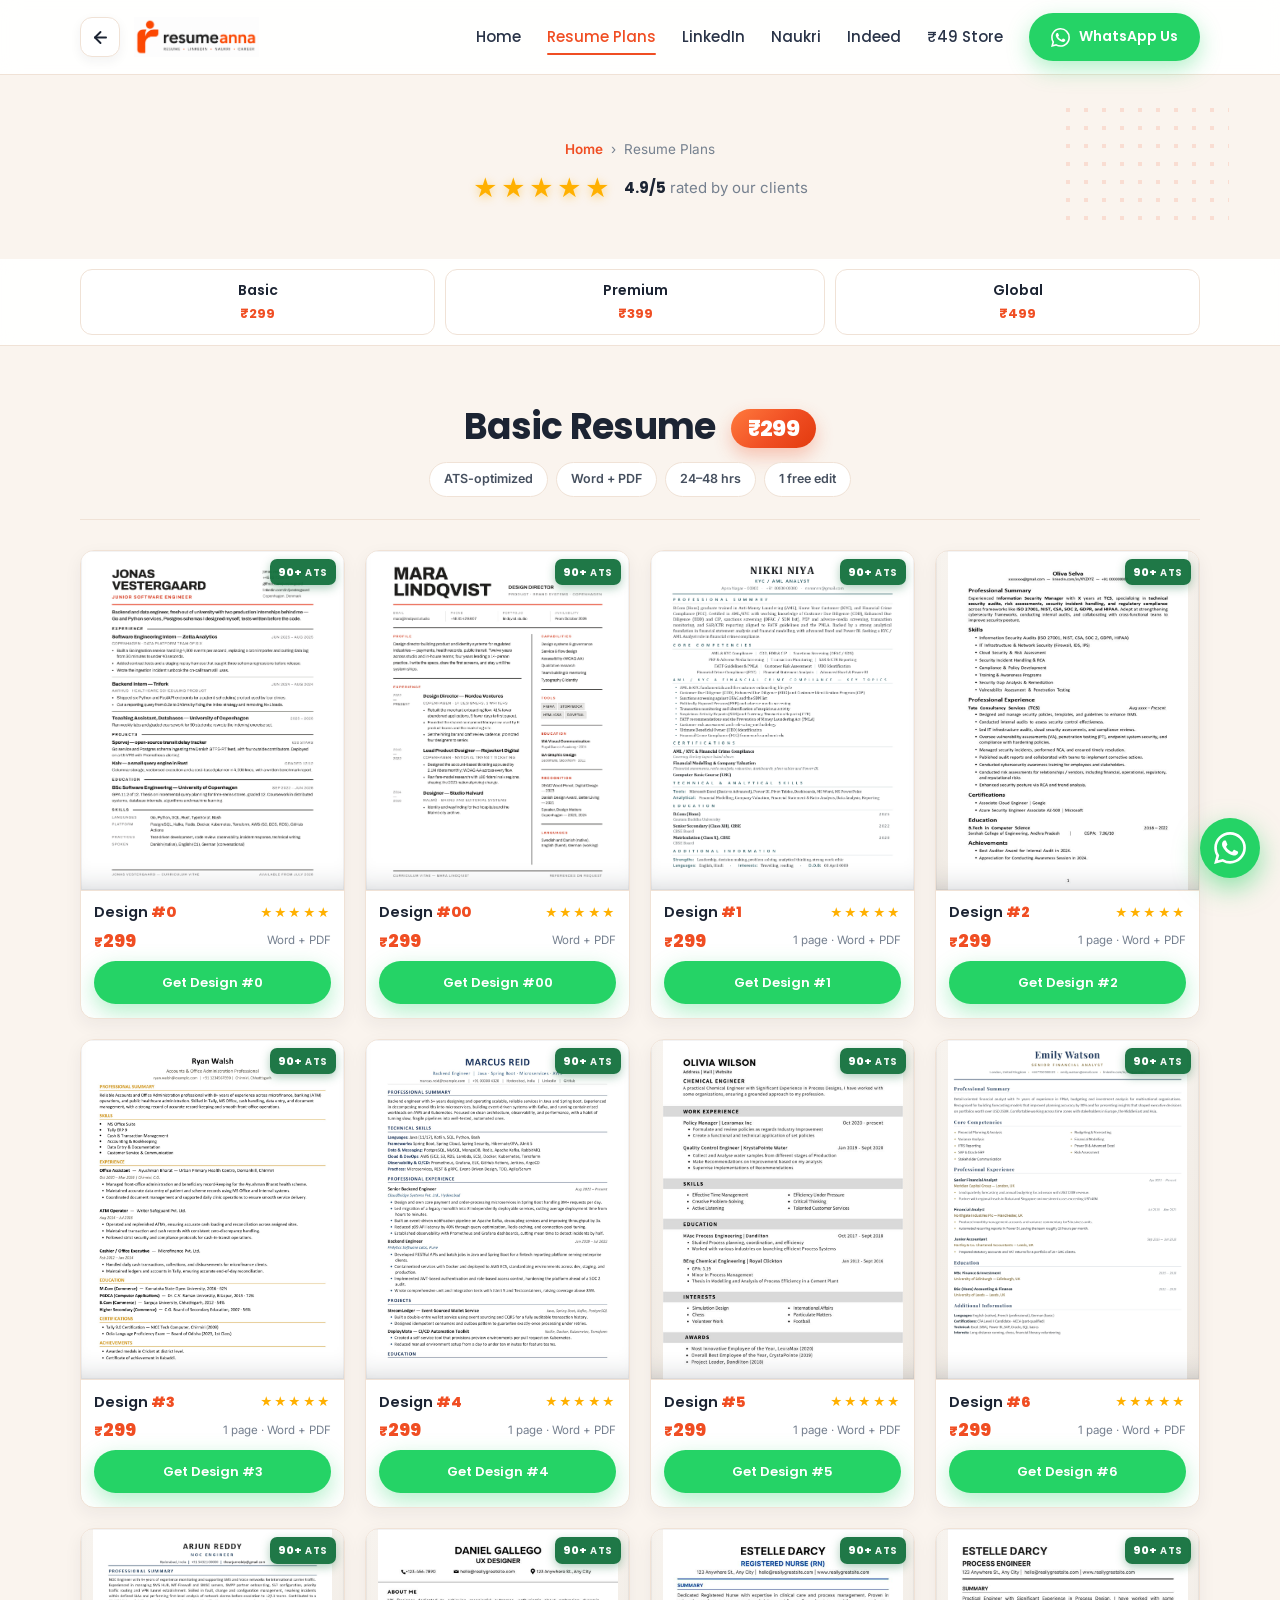
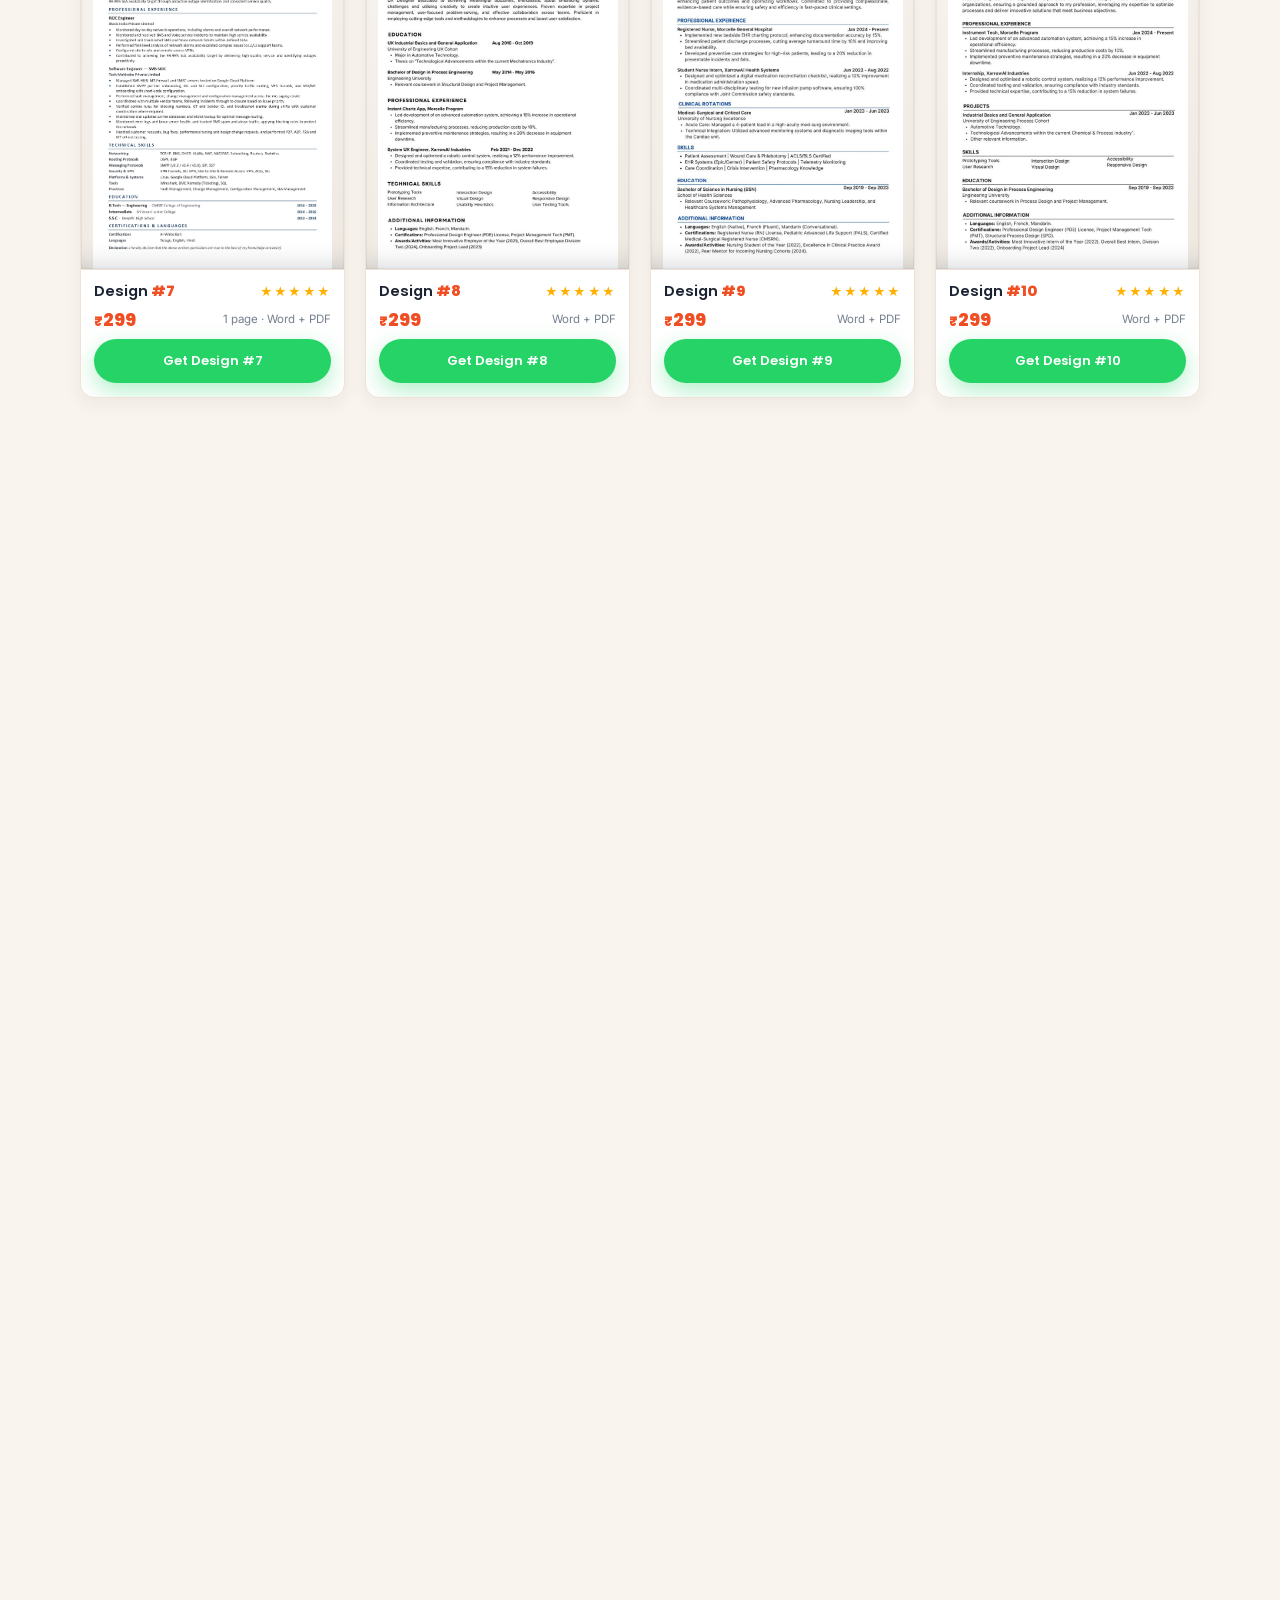
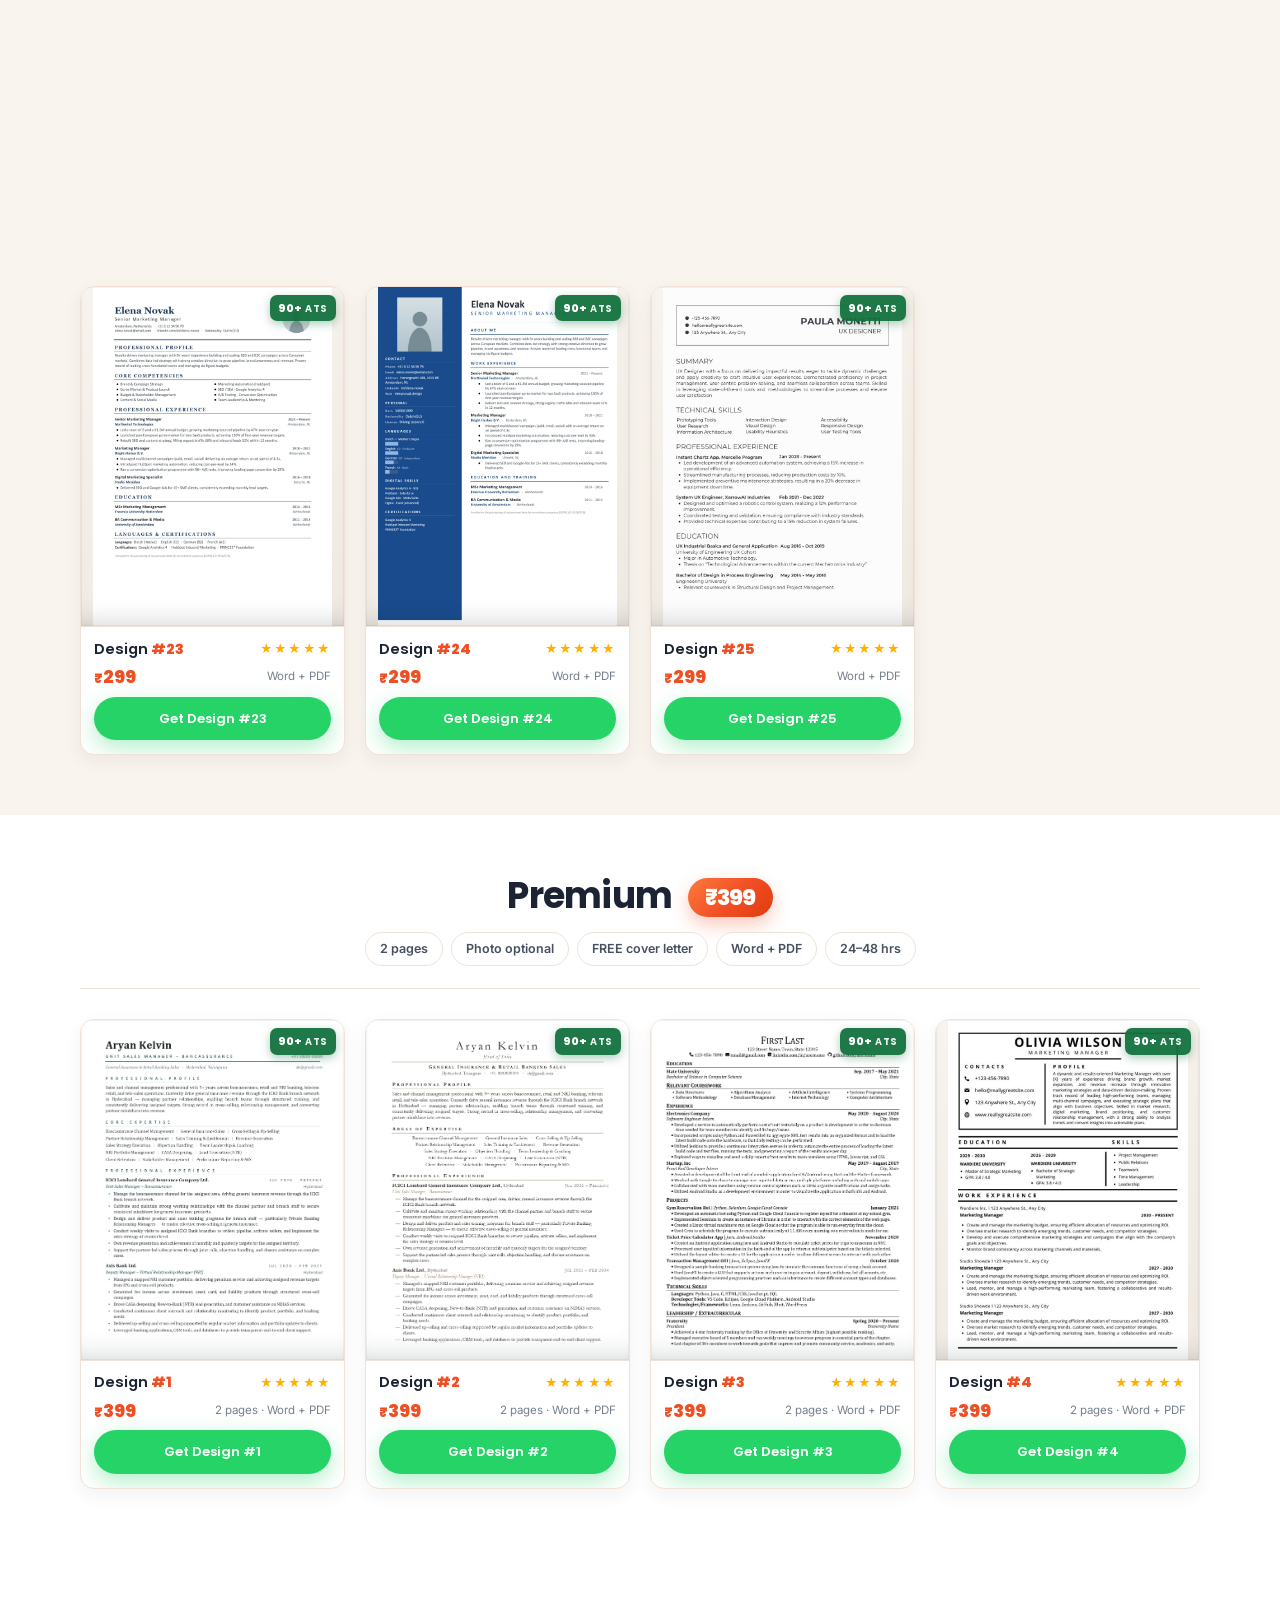
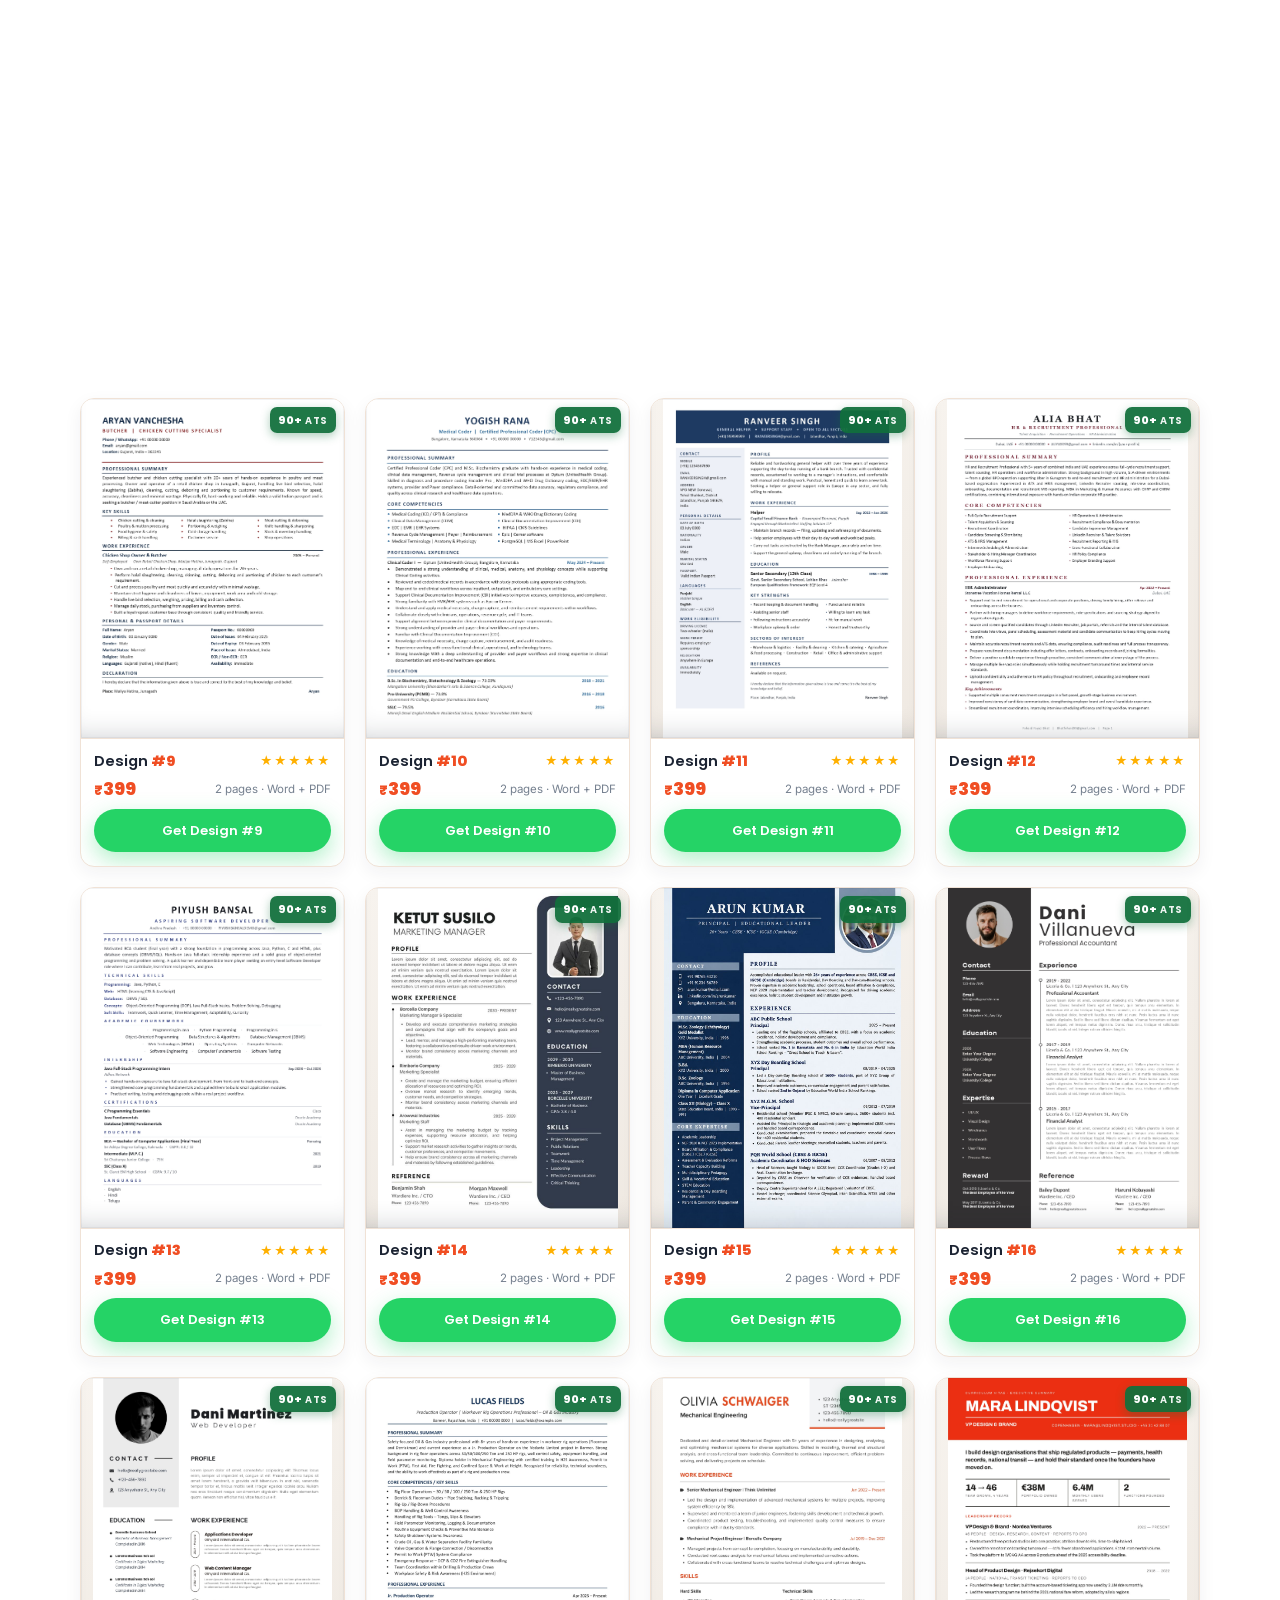
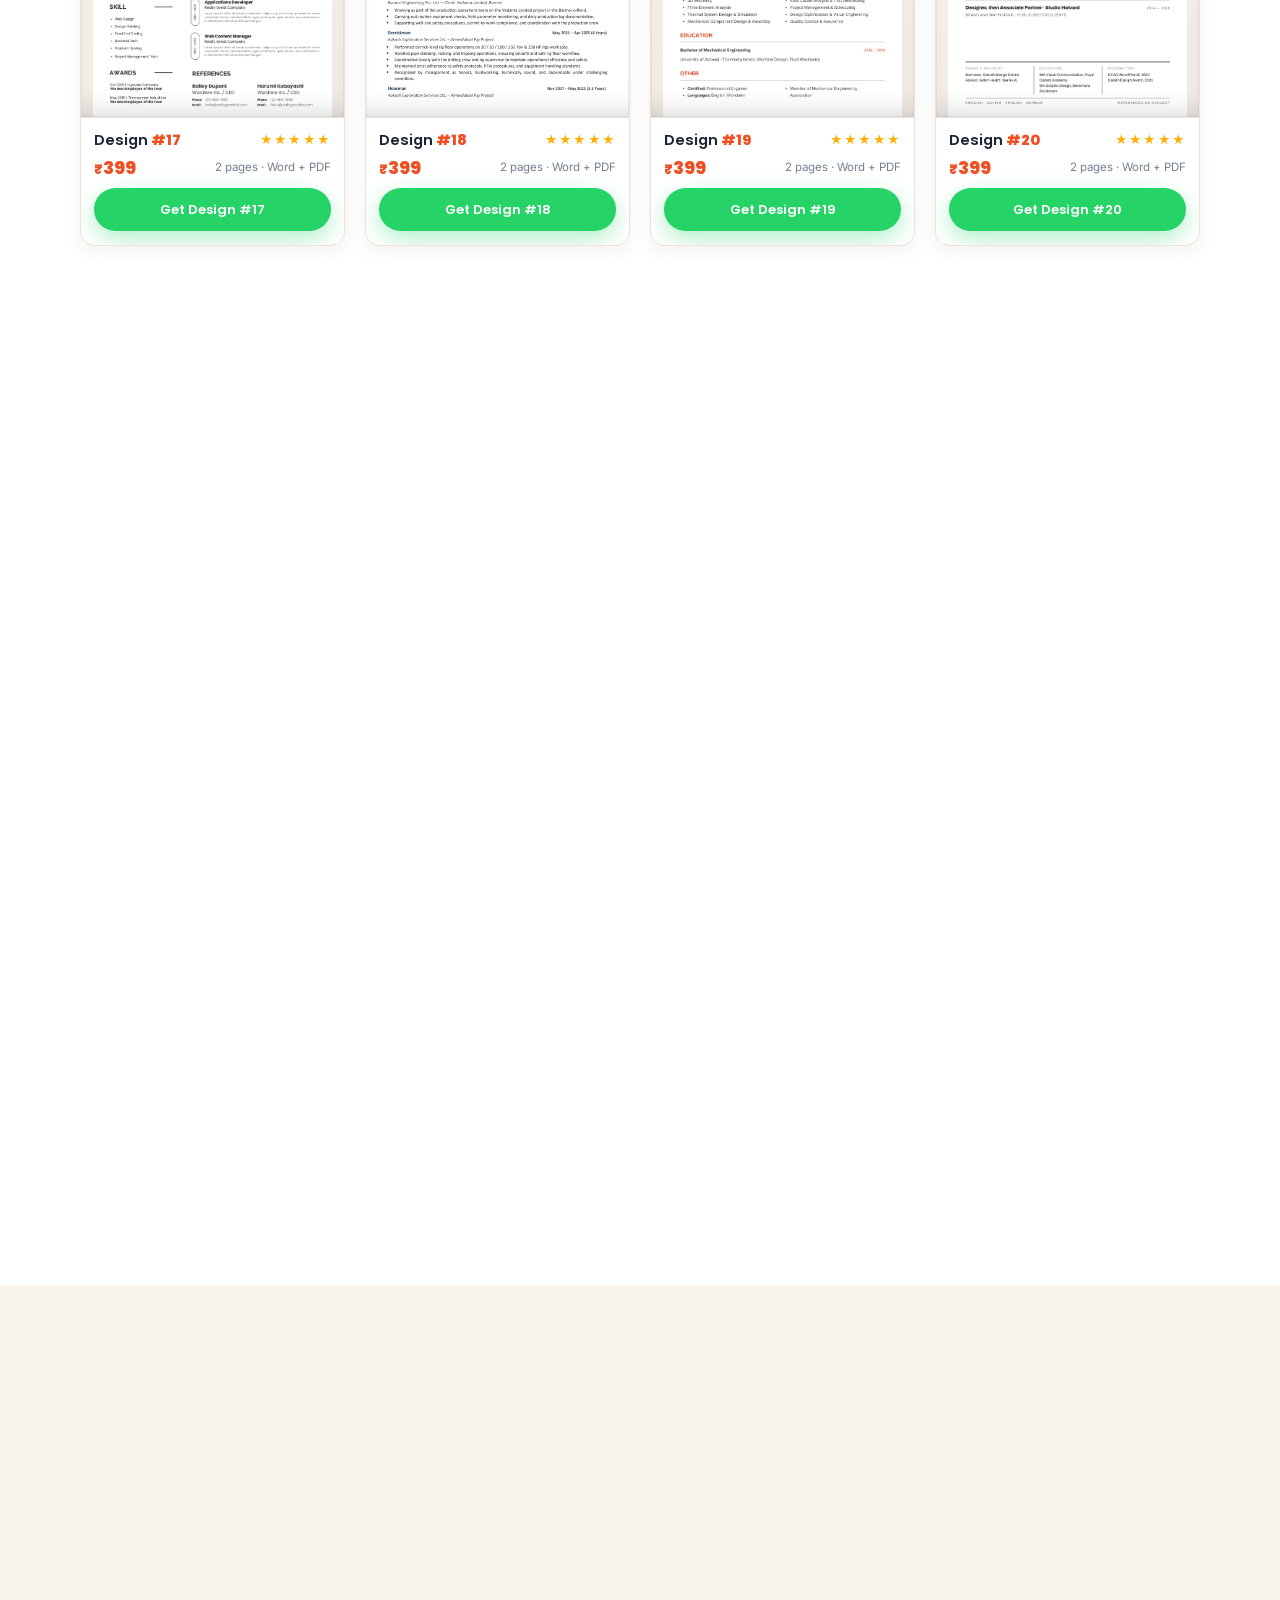
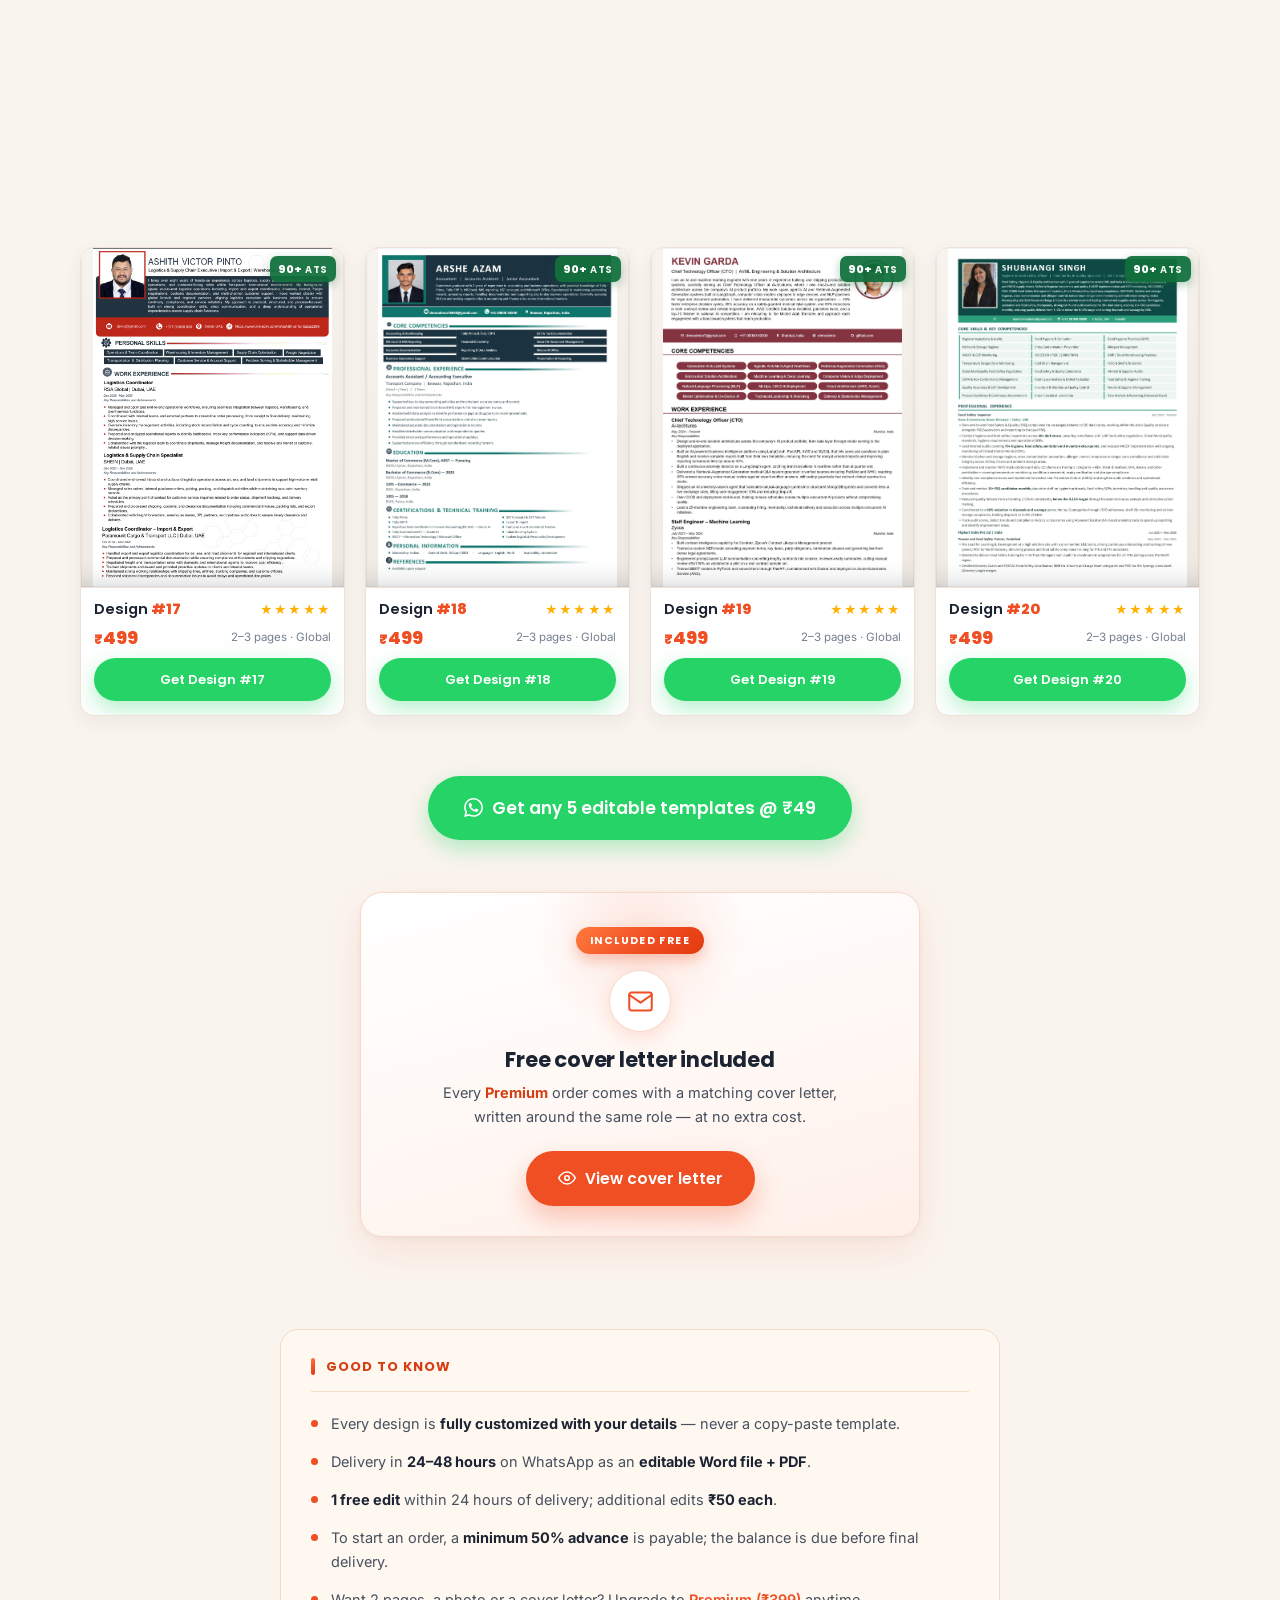
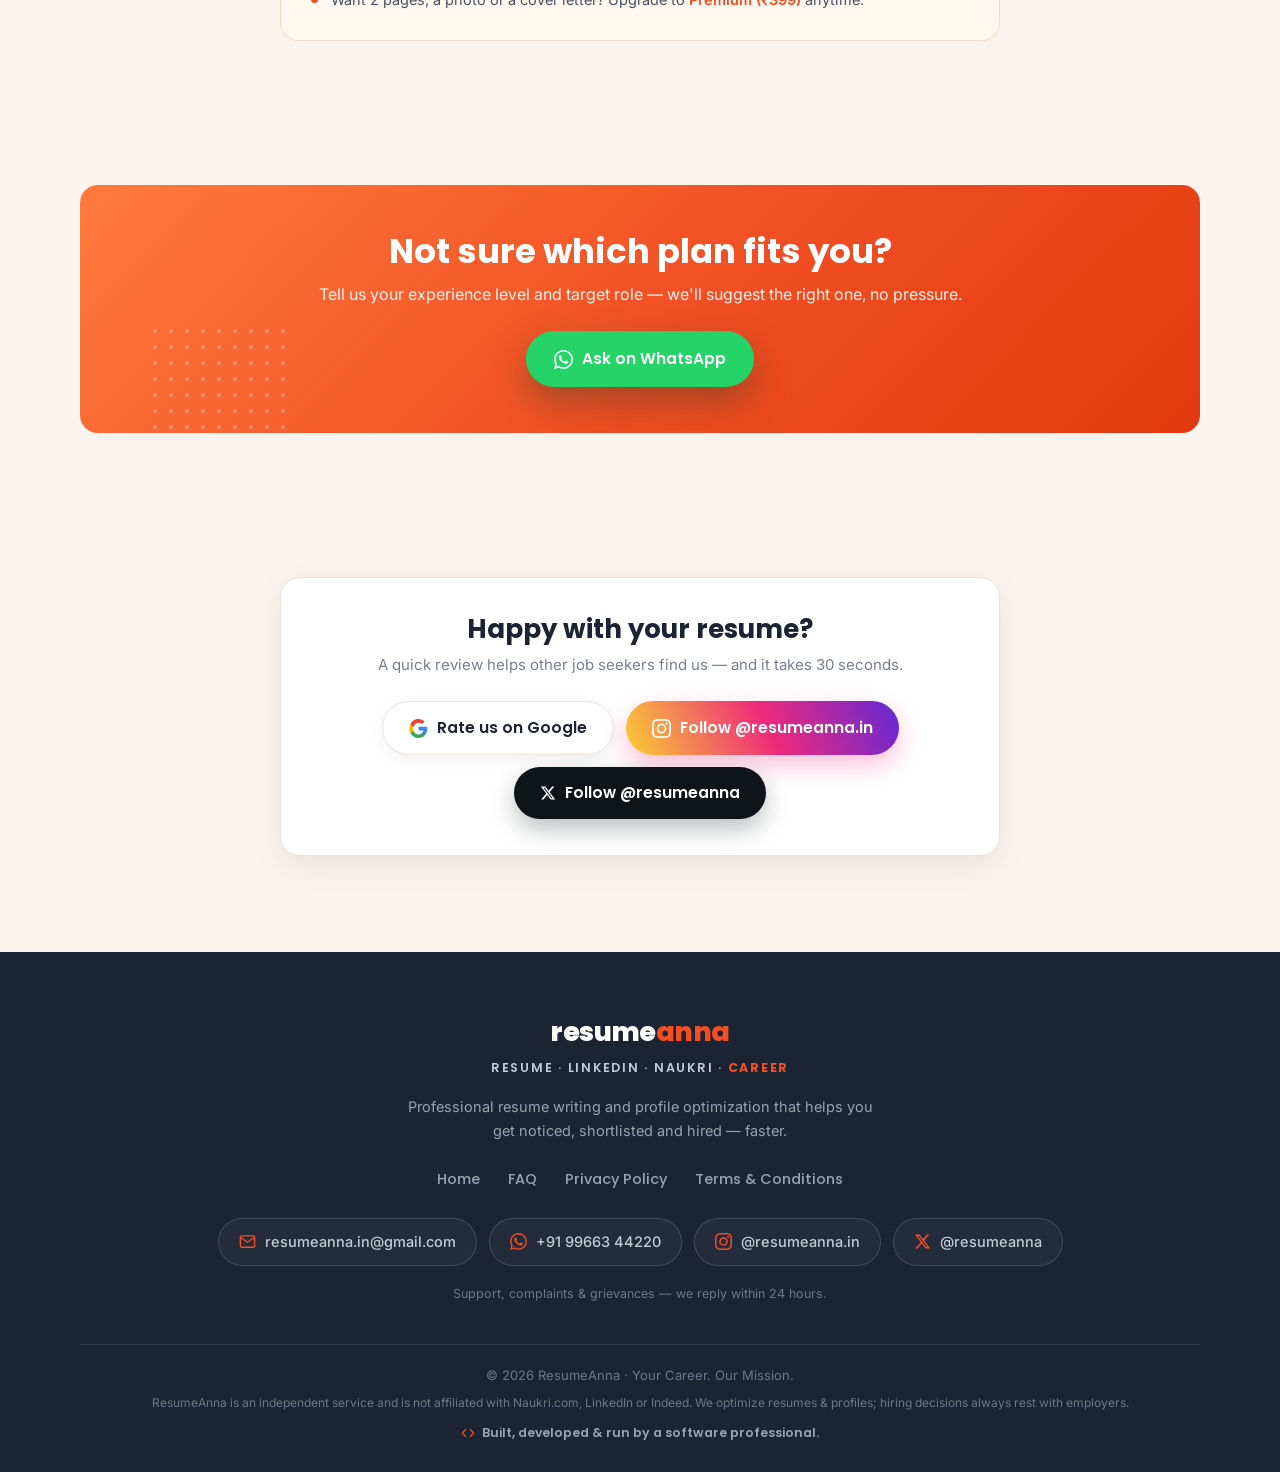
<file: resume.html>
<!DOCTYPE html>
<html lang="en">
<head>
  <meta charset="UTF-8">
  <meta name="viewport" content="width=device-width, initial-scale=1.0">
  <title>Resume Designs &amp; Plans — Basic ₹299, Premium ₹399, Global ₹499 | ResumeAnna</title>
  <meta name="description" content="Browse every ResumeAnna design on one page — Basic ₹299, Premium ₹399, Global ₹499, plus two ₹99 sale templates. ATS-friendly, delivered in 24–48 hours.">
  <meta name="theme-color" content="#F04E23">
  <link rel="icon" type="image/png" href="assets/favicon.png">
  <link rel="preconnect" href="https://fonts.googleapis.com">
  <link rel="preconnect" href="https://fonts.gstatic.com" crossorigin>
  <link href="https://fonts.googleapis.com/css2?family=Poppins:wght@500;600;700;800&family=Inter:wght@400;500;600;700&display=swap" rel="stylesheet">
  <link rel="stylesheet" href="css/style.css?v=7">
  <script src="js/main.js?v=7" defer></script>
   <!-- Google tag (gtag.js) -->
<script async src="https://www.googletagmanager.com/gtag/js?id=G-57ZPYQ6193"></script>
<script>
  window.dataLayer = window.dataLayer || [];
  function gtag(){dataLayer.push(arguments);}
  gtag('js', new Date());

  gtag('config', 'G-57ZPYQ6193');
</script>
</head>
<body>

  <!-- ======= Header ======= -->
  <header class="site-head">
    <div class="container head-in">
      <a class="back-btn" href="index.html" data-back aria-label="Go back"><svg viewBox="0 0 24 24" fill="none" stroke="currentColor" stroke-width="2.4" stroke-linecap="round" stroke-linejoin="round" aria-hidden="true"><line x1="19" y1="12" x2="5" y2="12"/><polyline points="12 19 5 12 12 5"/></svg></a>
      <a class="brand" href="index.html">
        <img src="assets/logo.png" alt="ResumeAnna — Resume, LinkedIn, Naukri, Career">
      </a>
      <button class="nav-toggle" aria-label="Open menu"><span class="bars"><span></span><span></span><span></span></span> Menu</button>
      <nav class="site-nav">
        <a href="index.html">Home</a>
        <a href="resume.html" class="active">Resume Plans</a>
        <a href="linkedin.html">LinkedIn</a>
        <a href="naukri.html">Naukri</a>
        <a href="indeed.html">Indeed</a>
        <a href="store.html">₹49 Store</a>
        <a class="btn btn-wa btn-sm" href="https://wa.me/919966344220?text=Hi%20ResumeAnna!%20I%20need%20help%20choosing%20the%20right%20resume%20plan." target="_blank" rel="noopener">
          <svg viewBox="0 0 24 24" fill="currentColor" aria-hidden="true"><path d="M17.472 14.382c-.297-.149-1.758-.867-2.03-.967-.273-.099-.471-.148-.67.15-.197.297-.767.966-.94 1.164-.173.199-.347.223-.644.075-.297-.15-1.255-.463-2.39-1.475-.883-.788-1.48-1.761-1.653-2.059-.173-.297-.018-.458.13-.606.134-.133.298-.347.446-.52.149-.174.198-.298.298-.497.099-.198.05-.371-.025-.52-.075-.149-.669-1.612-.916-2.207-.242-.579-.487-.5-.669-.51-.173-.008-.371-.01-.57-.01-.198 0-.52.074-.792.372-.272.297-1.04 1.016-1.04 2.479 0 1.462 1.065 2.875 1.213 3.074.149.198 2.096 3.2 5.077 4.487.709.306 1.262.489 1.694.625.712.227 1.36.195 1.871.118.571-.085 1.758-.719 2.006-1.413.248-.694.248-1.289.173-1.413-.074-.124-.272-.198-.57-.347m-5.421 7.403h-.004a9.87 9.87 0 01-5.031-1.378l-.361-.214-3.741.982.998-3.648-.235-.374a9.86 9.86 0 01-1.51-5.26c.001-5.45 4.436-9.884 9.888-9.884 2.64 0 5.122 1.03 6.988 2.898a9.825 9.825 0 012.893 6.994c-.003 5.45-4.437 9.884-9.885 9.884m8.413-18.297A11.815 11.815 0 0012.05 0C5.495 0 .16 5.335.157 11.892c0 2.096.547 4.142 1.588 5.945L.057 24l6.305-1.654a11.882 11.882 0 005.683 1.448h.005c6.554 0 11.89-5.335 11.893-11.893a11.821 11.821 0 00-3.48-8.413z"/></svg>
          WhatsApp Us
        </a>
      </nav>
    </div>
  </header>

  <!-- ======= Page hero ======= -->
  <section class="page-hero page-hero-slim">
    <div class="container">
      <span class="crumb"><a href="index.html">Home</a> &nbsp;&#8250;&nbsp; Resume Plans</span>
      <div class="rating">
        <div class="stars" aria-hidden="true">
          <span style="--d:.15s">&#9733;</span><span style="--d:.3s">&#9733;</span><span style="--d:.45s">&#9733;</span><span style="--d:.6s">&#9733;</span><span style="--d:.75s">&#9733;</span>
        </div>
        <p><strong>4.9/5</strong> rated by our clients</p>
      </div>
    </div>
  </section>

  <!-- ======= Jump nav ======= -->
  <nav class="plan-jump" aria-label="Jump to a plan">
    <div class="container plan-jump-in">
      <a href="#basic"><b>Basic</b><span>₹299</span></a>
      <a href="#premium"><b>Premium</b><span>₹399</span></a>
      <a href="#international"><b>Global </b><span>₹499</span></a>
    </div>
  </nav>
  <!-- ======= Basic Resume ======= -->
  <section id="basic" class="plan-sec">
    <div class="container">
      <div class="plan-head reveal">
        <h2>Basic Resume <span class="plan-price">₹299</span></h2>
        <div class="plan-chips"><span>ATS-optimized</span><span>Word + PDF</span><span>24–48 hrs</span><span>1 free edit</span></div>
      </div>

      <div class="sample-grid">
        <!-- #0 -->
        <div class="sample-card reveal">
          <div class="thumb">
            <span class="ats-badge">90+ <b>ATS</b></span>
            <img src="assets/samples/offer-99-1.jpg" alt="Basic resume design #0" loading="lazy" onerror="this.style.display='none'">
          </div>
          <div class="sample-body">
            <div class="sample-row"><h3>Design <span class="num">#0</span></h3><span class="mini-stars">&#9733;&#9733;&#9733;&#9733;&#9733;</span></div>
            <div class="sample-row"><span class="sample-price"><span class="rupee">&#8377;</span>299</span><span class="sample-meta">Word + PDF</span></div>
            <a class="btn btn-wa btn-sm btn-block" href="https://wa.me/919966344220?text=Hi%20ResumeAnna!%20I%20want%20the%20Basic%20Resume%20(%E2%82%B9299)%20-%20Design%20%230" target="_blank" rel="noopener">Get Design #0</a>
          </div>
        </div>

        <!-- #00 -->
        <div class="sample-card reveal d1">
          <div class="thumb">
            <span class="ats-badge">90+ <b>ATS</b></span>
            <img src="assets/samples/offer-99-2.jpg" alt="Basic resume design #00" loading="lazy" onerror="this.style.display='none'">
          </div>
          <div class="sample-body">
            <div class="sample-row"><h3>Design <span class="num">#00</span></h3><span class="mini-stars">&#9733;&#9733;&#9733;&#9733;&#9733;</span></div>
            <div class="sample-row"><span class="sample-price"><span class="rupee">&#8377;</span>299</span><span class="sample-meta">Word + PDF</span></div>
            <a class="btn btn-wa btn-sm btn-block" href="https://wa.me/919966344220?text=Hi%20ResumeAnna!%20I%20want%20the%20Basic%20Resume%20(%E2%82%B9299)%20-%20Design%20%2300" target="_blank" rel="noopener">Get Design #00</a>
          </div>
        </div>

        <!-- #1 -->
        <div class="sample-card reveal">
          <div class="thumb">
            <span class="ats-badge">90+ <b>ATS</b></span>
            <div class="thumb-ph">
              <div class="ph-head"><span class="ph-dot"></span><span class="ph-name"></span></div>
              <div class="ln or"></div>
              <div class="ln" style="width:92%"></div>
              <div class="ln" style="width:80%"></div>
              <div class="ln" style="width:86%"></div>
              <div class="ln or"></div>
              <div class="ln" style="width:76%"></div>
              <div class="ln" style="width:88%"></div>
              <span class="ph-soon">Design preview coming soon</span>
            </div>
            <img src="assets/samples/basic-1.jpg" alt="Basic resume design #1" loading="lazy" onerror="this.style.display='none'">
          </div>
          <div class="sample-body">
            <div class="sample-row"><h3>Design <span class="num">#1</span></h3><span class="mini-stars">★★★★★</span></div>
            <div class="sample-row"><span class="sample-price"><span class="rupee">₹</span>299</span><span class="sample-meta">1 page · Word + PDF</span></div>
            <a class="btn btn-wa btn-sm btn-block" href="https://wa.me/919966344220?text=Hi%20ResumeAnna!%20I%20want%20the%20Basic%20Resume%20(%E2%82%B9299)%20-%20Design%20%231" target="_blank" rel="noopener">Get Design #1</a>
          </div>
        </div>

        <!-- #2 -->
        <div class="sample-card reveal d1">
          <div class="thumb">
            <span class="ats-badge">90+ <b>ATS</b></span>
            <div class="thumb-ph">
              <div class="ph-head"><span class="ph-dot"></span><span class="ph-name"></span></div>
              <div class="ln or"></div>
              <div class="ln" style="width:88%"></div>
              <div class="ln" style="width:94%"></div>
              <div class="ln" style="width:78%"></div>
              <div class="ln or"></div>
              <div class="ln" style="width:84%"></div>
              <div class="ln" style="width:70%"></div>
              <span class="ph-soon">Design preview coming soon</span>
            </div>
            <img src="assets/samples/basic-2.jpg" alt="Basic resume design #2" loading="lazy" onerror="this.style.display='none'">
          </div>
          <div class="sample-body">
            <div class="sample-row"><h3>Design <span class="num">#2</span></h3><span class="mini-stars">★★★★★</span></div>
            <div class="sample-row"><span class="sample-price"><span class="rupee">₹</span>299</span><span class="sample-meta">1 page · Word + PDF</span></div>
            <a class="btn btn-wa btn-sm btn-block" href="https://wa.me/919966344220?text=Hi%20ResumeAnna!%20I%20want%20the%20Basic%20Resume%20(%E2%82%B9299)%20-%20Design%20%232" target="_blank" rel="noopener">Get Design #2</a>
          </div>
        </div>

        <!-- #3 -->
        <div class="sample-card reveal d2">
          <div class="thumb">
            <span class="ats-badge">90+ <b>ATS</b></span>
            <div class="thumb-ph">
              <div class="ph-head"><span class="ph-dot"></span><span class="ph-name"></span></div>
              <div class="ln or"></div>
              <div class="ln" style="width:90%"></div>
              <div class="ln" style="width:82%"></div>
              <div class="ln" style="width:88%"></div>
              <div class="ln or"></div>
              <div class="ln" style="width:72%"></div>
              <div class="ln" style="width:86%"></div>
              <span class="ph-soon">Design preview coming soon</span>
            </div>
            <img src="assets/samples/basic-3.jpg" alt="Basic resume design #3" loading="lazy" onerror="this.style.display='none'">
          </div>
          <div class="sample-body">
            <div class="sample-row"><h3>Design <span class="num">#3</span></h3><span class="mini-stars">★★★★★</span></div>
            <div class="sample-row"><span class="sample-price"><span class="rupee">₹</span>299</span><span class="sample-meta">1 page · Word + PDF</span></div>
            <a class="btn btn-wa btn-sm btn-block" href="https://wa.me/919966344220?text=Hi%20ResumeAnna!%20I%20want%20the%20Basic%20Resume%20(%E2%82%B9299)%20-%20Design%20%233" target="_blank" rel="noopener">Get Design #3</a>
          </div>
        </div>

        <!-- #4 -->
        <div class="sample-card reveal d3">
          <div class="thumb">
            <span class="ats-badge">90+ <b>ATS</b></span>
            <div class="thumb-ph">
              <div class="ph-head"><span class="ph-dot"></span><span class="ph-name"></span></div>
              <div class="ln or"></div>
              <div class="ln" style="width:86%"></div>
              <div class="ln" style="width:92%"></div>
              <div class="ln" style="width:74%"></div>
              <div class="ln or"></div>
              <div class="ln" style="width:88%"></div>
              <div class="ln" style="width:78%"></div>
              <span class="ph-soon">Design preview coming soon</span>
            </div>
            <img src="assets/samples/basic-4.jpg" alt="Basic resume design #4" loading="lazy" onerror="this.style.display='none'">
          </div>
          <div class="sample-body">
            <div class="sample-row"><h3>Design <span class="num">#4</span></h3><span class="mini-stars">★★★★★</span></div>
            <div class="sample-row"><span class="sample-price"><span class="rupee">₹</span>299</span><span class="sample-meta">1 page · Word + PDF</span></div>
            <a class="btn btn-wa btn-sm btn-block" href="https://wa.me/919966344220?text=Hi%20ResumeAnna!%20I%20want%20the%20Basic%20Resume%20(%E2%82%B9299)%20-%20Design%20%234" target="_blank" rel="noopener">Get Design #4</a>
          </div>
        </div>

        <!-- #5 -->
        <div class="sample-card reveal d4">
          <div class="thumb">
            <span class="ats-badge">90+ <b>ATS</b></span>
            <div class="thumb-ph">
              <div class="ph-head"><span class="ph-dot"></span><span class="ph-name"></span></div>
              <div class="ln or"></div>
              <div class="ln" style="width:94%"></div>
              <div class="ln" style="width:80%"></div>
              <div class="ln" style="width:90%"></div>
              <div class="ln or"></div>
              <div class="ln" style="width:76%"></div>
              <div class="ln" style="width:84%"></div>
              <span class="ph-soon">Design preview coming soon</span>
            </div>
            <img src="assets/samples/basic-5.jpg" alt="Basic resume design #5" loading="lazy" onerror="this.style.display='none'">
          </div>
          <div class="sample-body">
            <div class="sample-row"><h3>Design <span class="num">#5</span></h3><span class="mini-stars">★★★★★</span></div>
            <div class="sample-row"><span class="sample-price"><span class="rupee">₹</span>299</span><span class="sample-meta">1 page · Word + PDF</span></div>
            <a class="btn btn-wa btn-sm btn-block" href="https://wa.me/919966344220?text=Hi%20ResumeAnna!%20I%20want%20the%20Basic%20Resume%20(%E2%82%B9299)%20-%20Design%20%235" target="_blank" rel="noopener">Get Design #5</a>
          </div>
        </div>

        <!-- #6 -->
        <div class="sample-card reveal">
          <div class="thumb">
            <span class="ats-badge">90+ <b>ATS</b></span>
            <div class="thumb-ph">
              <div class="ph-head"><span class="ph-dot"></span><span class="ph-name"></span></div>
              <div class="ln or"></div>
              <div class="ln" style="width:92%"></div>
              <div class="ln" style="width:80%"></div>
              <div class="ln" style="width:86%"></div>
              <div class="ln or"></div>
              <div class="ln" style="width:76%"></div>
              <div class="ln" style="width:88%"></div>
              <span class="ph-soon">Design preview coming soon</span>
            </div>
            <img src="assets/samples/basic-6.jpg" alt="Basic resume design #6" loading="lazy" onerror="this.style.display='none'">
          </div>
          <div class="sample-body">
            <div class="sample-row"><h3>Design <span class="num">#6</span></h3><span class="mini-stars">★★★★★</span></div>
            <div class="sample-row"><span class="sample-price"><span class="rupee">₹</span>299</span><span class="sample-meta">1 page · Word + PDF</span></div>
            <a class="btn btn-wa btn-sm btn-block" href="https://wa.me/919966344220?text=Hi%20ResumeAnna!%20I%20want%20the%20Basic%20Resume%20(%E2%82%B9299)%20-%20Design%20%236" target="_blank" rel="noopener">Get Design #6</a>
          </div>
        </div>

        <!-- #7 -->
        <div class="sample-card reveal d1">
          <div class="thumb">
            <span class="ats-badge">90+ <b>ATS</b></span>
            <div class="thumb-ph">
              <div class="ph-head"><span class="ph-dot"></span><span class="ph-name"></span></div>
              <div class="ln or"></div>
              <div class="ln" style="width:92%"></div>
              <div class="ln" style="width:80%"></div>
              <div class="ln" style="width:86%"></div>
              <div class="ln or"></div>
              <div class="ln" style="width:76%"></div>
              <div class="ln" style="width:88%"></div>
              <span class="ph-soon">Design preview coming soon</span>
            </div>
            <img src="assets/samples/basic-7.jpg" alt="Basic resume design #7" loading="lazy" onerror="this.style.display='none'">
          </div>
          <div class="sample-body">
            <div class="sample-row"><h3>Design <span class="num">#7</span></h3><span class="mini-stars">★★★★★</span></div>
            <div class="sample-row"><span class="sample-price"><span class="rupee">₹</span>299</span><span class="sample-meta">1 page · Word + PDF</span></div>
            <a class="btn btn-wa btn-sm btn-block" href="https://wa.me/919966344220?text=Hi%20ResumeAnna!%20I%20want%20the%20Basic%20Resume%20(%E2%82%B9299)%20-%20Design%20%237" target="_blank" rel="noopener">Get Design #7</a>
          </div>
        </div>
        <!-- #8 -->
        <div class="sample-card reveal d2">
          <div class="thumb">
            <span class="ats-badge">90+ <b>ATS</b></span>
            <img src="assets/samples/basic-8.jpg" alt="Basic Resume design #8" loading="lazy" onerror="this.style.display='none'">
          </div>
          <div class="sample-body">
            <div class="sample-row"><h3>Design <span class="num">#8</span></h3><span class="mini-stars">&#9733;&#9733;&#9733;&#9733;&#9733;</span></div>
            <div class="sample-row"><span class="sample-price"><span class="rupee">&#8377;</span>299</span><span class="sample-meta">Word + PDF</span></div>
            <a class="btn btn-wa btn-sm btn-block" href="https://wa.me/919966344220?text=Hi%20ResumeAnna!%20I%20want%20the%20Basic%20Resume%20(%E2%82%B9299)%20-%20Design%20%238" target="_blank" rel="noopener">Get Design #8</a>
          </div>
        </div>

        <!-- #9 -->
        <div class="sample-card reveal d3">
          <div class="thumb">
            <span class="ats-badge">90+ <b>ATS</b></span>
            <img src="assets/samples/basic-9.jpg" alt="Basic Resume design #9" loading="lazy" onerror="this.style.display='none'">
          </div>
          <div class="sample-body">
            <div class="sample-row"><h3>Design <span class="num">#9</span></h3><span class="mini-stars">&#9733;&#9733;&#9733;&#9733;&#9733;</span></div>
            <div class="sample-row"><span class="sample-price"><span class="rupee">&#8377;</span>299</span><span class="sample-meta">Word + PDF</span></div>
            <a class="btn btn-wa btn-sm btn-block" href="https://wa.me/919966344220?text=Hi%20ResumeAnna!%20I%20want%20the%20Basic%20Resume%20(%E2%82%B9299)%20-%20Design%20%239" target="_blank" rel="noopener">Get Design #9</a>
          </div>
        </div>

        <!-- #10 -->
        <div class="sample-card reveal d4">
          <div class="thumb">
            <span class="ats-badge">90+ <b>ATS</b></span>
            <img src="assets/samples/basic-10.jpg" alt="Basic Resume design #10" loading="lazy" onerror="this.style.display='none'">
          </div>
          <div class="sample-body">
            <div class="sample-row"><h3>Design <span class="num">#10</span></h3><span class="mini-stars">&#9733;&#9733;&#9733;&#9733;&#9733;</span></div>
            <div class="sample-row"><span class="sample-price"><span class="rupee">&#8377;</span>299</span><span class="sample-meta">Word + PDF</span></div>
            <a class="btn btn-wa btn-sm btn-block" href="https://wa.me/919966344220?text=Hi%20ResumeAnna!%20I%20want%20the%20Basic%20Resume%20(%E2%82%B9299)%20-%20Design%20%2310" target="_blank" rel="noopener">Get Design #10</a>
          </div>
        </div>

        <!-- #11 -->
        <div class="sample-card reveal">
          <div class="thumb">
            <span class="ats-badge">90+ <b>ATS</b></span>
            <img src="assets/samples/basic-11.jpg" alt="Basic Resume design #11" loading="lazy" onerror="this.style.display='none'">
          </div>
          <div class="sample-body">
            <div class="sample-row"><h3>Design <span class="num">#11</span></h3><span class="mini-stars">&#9733;&#9733;&#9733;&#9733;&#9733;</span></div>
            <div class="sample-row"><span class="sample-price"><span class="rupee">&#8377;</span>299</span><span class="sample-meta">Word + PDF</span></div>
            <a class="btn btn-wa btn-sm btn-block" href="https://wa.me/919966344220?text=Hi%20ResumeAnna!%20I%20want%20the%20Basic%20Resume%20(%E2%82%B9299)%20-%20Design%20%2311" target="_blank" rel="noopener">Get Design #11</a>
          </div>
        </div>

        <!-- #12 -->
        <div class="sample-card reveal d1">
          <div class="thumb">
            <span class="ats-badge">90+ <b>ATS</b></span>
            <img src="assets/samples/basic-12.jpg" alt="Basic Resume design #12" loading="lazy" onerror="this.style.display='none'">
          </div>
          <div class="sample-body">
            <div class="sample-row"><h3>Design <span class="num">#12</span></h3><span class="mini-stars">&#9733;&#9733;&#9733;&#9733;&#9733;</span></div>
            <div class="sample-row"><span class="sample-price"><span class="rupee">&#8377;</span>299</span><span class="sample-meta">Word + PDF</span></div>
            <a class="btn btn-wa btn-sm btn-block" href="https://wa.me/919966344220?text=Hi%20ResumeAnna!%20I%20want%20the%20Basic%20Resume%20(%E2%82%B9299)%20-%20Design%20%2312" target="_blank" rel="noopener">Get Design #12</a>
          </div>
        </div>

        <!-- #13 -->
        <div class="sample-card reveal d2">
          <div class="thumb">
            <span class="ats-badge">90+ <b>ATS</b></span>
            <img src="assets/samples/basic-13.jpg" alt="Basic Resume design #13" loading="lazy" onerror="this.style.display='none'">
          </div>
          <div class="sample-body">
            <div class="sample-row"><h3>Design <span class="num">#13</span></h3><span class="mini-stars">&#9733;&#9733;&#9733;&#9733;&#9733;</span></div>
            <div class="sample-row"><span class="sample-price"><span class="rupee">&#8377;</span>299</span><span class="sample-meta">Word + PDF</span></div>
            <a class="btn btn-wa btn-sm btn-block" href="https://wa.me/919966344220?text=Hi%20ResumeAnna!%20I%20want%20the%20Basic%20Resume%20(%E2%82%B9299)%20-%20Design%20%2313" target="_blank" rel="noopener">Get Design #13</a>
          </div>
        </div>

        <!-- #14 -->
        <div class="sample-card reveal d3">
          <div class="thumb">
            <span class="ats-badge">90+ <b>ATS</b></span>
            <img src="assets/samples/basic-14.jpg" alt="Basic Resume design #14" loading="lazy" onerror="this.style.display='none'">
          </div>
          <div class="sample-body">
            <div class="sample-row"><h3>Design <span class="num">#14</span></h3><span class="mini-stars">&#9733;&#9733;&#9733;&#9733;&#9733;</span></div>
            <div class="sample-row"><span class="sample-price"><span class="rupee">&#8377;</span>299</span><span class="sample-meta">Word + PDF</span></div>
            <a class="btn btn-wa btn-sm btn-block" href="https://wa.me/919966344220?text=Hi%20ResumeAnna!%20I%20want%20the%20Basic%20Resume%20(%E2%82%B9299)%20-%20Design%20%2314" target="_blank" rel="noopener">Get Design #14</a>
          </div>
        </div>

        <!-- #15 -->
        <div class="sample-card reveal d4">
          <div class="thumb">
            <span class="ats-badge">90+ <b>ATS</b></span>
            <img src="assets/samples/basic-15.jpg" alt="Basic Resume design #15" loading="lazy" onerror="this.style.display='none'">
          </div>
          <div class="sample-body">
            <div class="sample-row"><h3>Design <span class="num">#15</span></h3><span class="mini-stars">&#9733;&#9733;&#9733;&#9733;&#9733;</span></div>
            <div class="sample-row"><span class="sample-price"><span class="rupee">&#8377;</span>299</span><span class="sample-meta">Word + PDF</span></div>
            <a class="btn btn-wa btn-sm btn-block" href="https://wa.me/919966344220?text=Hi%20ResumeAnna!%20I%20want%20the%20Basic%20Resume%20(%E2%82%B9299)%20-%20Design%20%2315" target="_blank" rel="noopener">Get Design #15</a>
          </div>
        </div>

        <!-- #16 -->
        <div class="sample-card reveal">
          <div class="thumb">
            <span class="ats-badge">90+ <b>ATS</b></span>
            <img src="assets/samples/basic-16.jpg" alt="Basic Resume design #16" loading="lazy" onerror="this.style.display='none'">
          </div>
          <div class="sample-body">
            <div class="sample-row"><h3>Design <span class="num">#16</span></h3><span class="mini-stars">&#9733;&#9733;&#9733;&#9733;&#9733;</span></div>
            <div class="sample-row"><span class="sample-price"><span class="rupee">&#8377;</span>299</span><span class="sample-meta">Word + PDF</span></div>
            <a class="btn btn-wa btn-sm btn-block" href="https://wa.me/919966344220?text=Hi%20ResumeAnna!%20I%20want%20the%20Basic%20Resume%20(%E2%82%B9299)%20-%20Design%20%2316" target="_blank" rel="noopener">Get Design #16</a>
          </div>
        </div>

        <!-- #17 -->
        <div class="sample-card reveal d1">
          <div class="thumb">
            <span class="ats-badge">90+ <b>ATS</b></span>
            <img src="assets/samples/basic-17.jpg" alt="Basic Resume design #17" loading="lazy" onerror="this.style.display='none'">
          </div>
          <div class="sample-body">
            <div class="sample-row"><h3>Design <span class="num">#17</span></h3><span class="mini-stars">&#9733;&#9733;&#9733;&#9733;&#9733;</span></div>
            <div class="sample-row"><span class="sample-price"><span class="rupee">&#8377;</span>299</span><span class="sample-meta">Word + PDF</span></div>
            <a class="btn btn-wa btn-sm btn-block" href="https://wa.me/919966344220?text=Hi%20ResumeAnna!%20I%20want%20the%20Basic%20Resume%20(%E2%82%B9299)%20-%20Design%20%2317" target="_blank" rel="noopener">Get Design #17</a>
          </div>
        </div>

        <!-- #18 -->
        <div class="sample-card reveal d2">
          <div class="thumb">
            <span class="ats-badge">90+ <b>ATS</b></span>
            <img src="assets/samples/basic-18.jpg" alt="Basic Resume design #18" loading="lazy" onerror="this.style.display='none'">
          </div>
          <div class="sample-body">
            <div class="sample-row"><h3>Design <span class="num">#18</span></h3><span class="mini-stars">&#9733;&#9733;&#9733;&#9733;&#9733;</span></div>
            <div class="sample-row"><span class="sample-price"><span class="rupee">&#8377;</span>299</span><span class="sample-meta">Word + PDF</span></div>
            <a class="btn btn-wa btn-sm btn-block" href="https://wa.me/919966344220?text=Hi%20ResumeAnna!%20I%20want%20the%20Basic%20Resume%20(%E2%82%B9299)%20-%20Design%20%2318" target="_blank" rel="noopener">Get Design #18</a>
          </div>
        </div>

        <!-- #19 -->
        <div class="sample-card reveal d3">
          <div class="thumb">
            <span class="ats-badge">90+ <b>ATS</b></span>
            <img src="assets/samples/basic-19.jpg" alt="Basic Resume design #19" loading="lazy" onerror="this.style.display='none'">
          </div>
          <div class="sample-body">
            <div class="sample-row"><h3>Design <span class="num">#19</span></h3><span class="mini-stars">&#9733;&#9733;&#9733;&#9733;&#9733;</span></div>
            <div class="sample-row"><span class="sample-price"><span class="rupee">&#8377;</span>299</span><span class="sample-meta">Word + PDF</span></div>
            <a class="btn btn-wa btn-sm btn-block" href="https://wa.me/919966344220?text=Hi%20ResumeAnna!%20I%20want%20the%20Basic%20Resume%20(%E2%82%B9299)%20-%20Design%20%2319" target="_blank" rel="noopener">Get Design #19</a>
          </div>
        </div>

        <!-- #20 -->
        <div class="sample-card reveal d4">
          <div class="thumb">
            <span class="ats-badge">90+ <b>ATS</b></span>
            <img src="assets/samples/basic-20.jpg" alt="Basic Resume design #20" loading="lazy" onerror="this.style.display='none'">
          </div>
          <div class="sample-body">
            <div class="sample-row"><h3>Design <span class="num">#20</span></h3><span class="mini-stars">&#9733;&#9733;&#9733;&#9733;&#9733;</span></div>
            <div class="sample-row"><span class="sample-price"><span class="rupee">&#8377;</span>299</span><span class="sample-meta">Word + PDF</span></div>
            <a class="btn btn-wa btn-sm btn-block" href="https://wa.me/919966344220?text=Hi%20ResumeAnna!%20I%20want%20the%20Basic%20Resume%20(%E2%82%B9299)%20-%20Design%20%2320" target="_blank" rel="noopener">Get Design #20</a>
          </div>
        </div>

        <!-- #21 -->
        <div class="sample-card reveal">
          <div class="thumb">
            <span class="ats-badge">90+ <b>ATS</b></span>
            <img src="assets/samples/basic-21.jpg" alt="Basic Resume design #21" loading="lazy" onerror="this.style.display='none'">
          </div>
          <div class="sample-body">
            <div class="sample-row"><h3>Design <span class="num">#21</span></h3><span class="mini-stars">&#9733;&#9733;&#9733;&#9733;&#9733;</span></div>
            <div class="sample-row"><span class="sample-price"><span class="rupee">&#8377;</span>299</span><span class="sample-meta">Word + PDF</span></div>
            <a class="btn btn-wa btn-sm btn-block" href="https://wa.me/919966344220?text=Hi%20ResumeAnna!%20I%20want%20the%20Basic%20Resume%20(%E2%82%B9299)%20-%20Design%20%2321" target="_blank" rel="noopener">Get Design #21</a>
          </div>
        </div>

        <!-- #22 -->
        <div class="sample-card reveal d1">
          <div class="thumb">
            <span class="ats-badge">90+ <b>ATS</b></span>
            <img src="assets/samples/basic-22.jpg" alt="Basic Resume design #22" loading="lazy" onerror="this.style.display='none'">
          </div>
          <div class="sample-body">
            <div class="sample-row"><h3>Design <span class="num">#22</span></h3><span class="mini-stars">&#9733;&#9733;&#9733;&#9733;&#9733;</span></div>
            <div class="sample-row"><span class="sample-price"><span class="rupee">&#8377;</span>299</span><span class="sample-meta">Word + PDF</span></div>
            <a class="btn btn-wa btn-sm btn-block" href="https://wa.me/919966344220?text=Hi%20ResumeAnna!%20I%20want%20the%20Basic%20Resume%20(%E2%82%B9299)%20-%20Design%20%2322" target="_blank" rel="noopener">Get Design #22</a>
          </div>
        </div>

        <!-- #23 -->
        <div class="sample-card reveal d2">
          <div class="thumb">
            <span class="ats-badge">90+ <b>ATS</b></span>
            <img src="assets/samples/basic-23.jpg" alt="Basic Resume design #23" loading="lazy" onerror="this.style.display='none'">
          </div>
          <div class="sample-body">
            <div class="sample-row"><h3>Design <span class="num">#23</span></h3><span class="mini-stars">&#9733;&#9733;&#9733;&#9733;&#9733;</span></div>
            <div class="sample-row"><span class="sample-price"><span class="rupee">&#8377;</span>299</span><span class="sample-meta">Word + PDF</span></div>
            <a class="btn btn-wa btn-sm btn-block" href="https://wa.me/919966344220?text=Hi%20ResumeAnna!%20I%20want%20the%20Basic%20Resume%20(%E2%82%B9299)%20-%20Design%20%2323" target="_blank" rel="noopener">Get Design #23</a>
          </div>
        </div>

        <!-- #24 -->
        <div class="sample-card reveal d3">
          <div class="thumb">
            <span class="ats-badge">90+ <b>ATS</b></span>
            <img src="assets/samples/basic-24.jpg" alt="Basic Resume design #24" loading="lazy" onerror="this.style.display='none'">
          </div>
          <div class="sample-body">
            <div class="sample-row"><h3>Design <span class="num">#24</span></h3><span class="mini-stars">&#9733;&#9733;&#9733;&#9733;&#9733;</span></div>
            <div class="sample-row"><span class="sample-price"><span class="rupee">&#8377;</span>299</span><span class="sample-meta">Word + PDF</span></div>
            <a class="btn btn-wa btn-sm btn-block" href="https://wa.me/919966344220?text=Hi%20ResumeAnna!%20I%20want%20the%20Basic%20Resume%20(%E2%82%B9299)%20-%20Design%20%2324" target="_blank" rel="noopener">Get Design #24</a>
          </div>
        </div>

        <!-- #25 -->
        <div class="sample-card reveal d4">
          <div class="thumb">
            <span class="ats-badge">90+ <b>ATS</b></span>
            <img src="assets/samples/basic-25.jpg" alt="Basic Resume design #25" loading="lazy" onerror="this.style.display='none'">
          </div>
          <div class="sample-body">
            <div class="sample-row"><h3>Design <span class="num">#25</span></h3><span class="mini-stars">&#9733;&#9733;&#9733;&#9733;&#9733;</span></div>
            <div class="sample-row"><span class="sample-price"><span class="rupee">&#8377;</span>299</span><span class="sample-meta">Word + PDF</span></div>
            <a class="btn btn-wa btn-sm btn-block" href="https://wa.me/919966344220?text=Hi%20ResumeAnna!%20I%20want%20the%20Basic%20Resume%20(%E2%82%B9299)%20-%20Design%20%2325" target="_blank" rel="noopener">Get Design #25</a>
          </div>
        </div>

      </div>
    </div>
  </section>

  <!-- ======= Premium ======= -->
  <section id="premium" class="plan-sec bg-white">
    <div class="container">
      <div class="plan-head reveal">
        <h2>Premium <span class="plan-price">₹399</span></h2>
        <div class="plan-chips"><span>2 pages</span><span>Photo optional</span><span>FREE cover letter</span><span>Word + PDF</span><span>24–48 hrs</span></div>
      </div>

      <div class="sample-grid">
        <!-- #1 -->
        <div class="sample-card reveal">
          <div class="thumb">
            <span class="ats-badge">90+ <b>ATS</b></span>
            <div class="thumb-ph">
              <div class="ph-head"><span class="ph-dot"></span><span class="ph-name"></span></div>
              <div class="ln or"></div>
              <div class="ln" style="width:92%"></div>
              <div class="ln" style="width:80%"></div>
              <div class="ln" style="width:86%"></div>
              <div class="ln or"></div>
              <div class="ln" style="width:76%"></div>
              <div class="ln" style="width:88%"></div>
              <span class="ph-soon">Design preview coming soon</span>
            </div>
            <img src="assets/samples/premium-1.jpg" alt="Premium resume design #1" loading="lazy" onerror="this.style.display='none'">
          </div>
          <div class="sample-body">
            <div class="sample-row"><h3>Design <span class="num">#1</span></h3><span class="mini-stars">★★★★★</span></div>
            <div class="sample-row"><span class="sample-price"><span class="rupee">₹</span>399</span><span class="sample-meta">2 pages · Word + PDF</span></div>
            <a class="btn btn-wa btn-sm btn-block" href="https://wa.me/919966344220?text=Hi%20ResumeAnna!%20I%20want%20the%20Premium%20Resume%20(%E2%82%B9399)%20-%20Design%20%231" target="_blank" rel="noopener">Get Design #1</a>
          </div>
        </div>

        <!-- #2 -->
        <div class="sample-card reveal d1">
          <div class="thumb">
            <span class="ats-badge">90+ <b>ATS</b></span>
            <div class="thumb-ph">
              <div class="ph-head"><span class="ph-dot"></span><span class="ph-name"></span></div>
              <div class="ln or"></div>
              <div class="ln" style="width:88%"></div>
              <div class="ln" style="width:94%"></div>
              <div class="ln" style="width:78%"></div>
              <div class="ln or"></div>
              <div class="ln" style="width:84%"></div>
              <div class="ln" style="width:70%"></div>
              <span class="ph-soon">Design preview coming soon</span>
            </div>
            <img src="assets/samples/premium-2.jpg" alt="Premium resume design #2" loading="lazy" onerror="this.style.display='none'">
          </div>
          <div class="sample-body">
            <div class="sample-row"><h3>Design <span class="num">#2</span></h3><span class="mini-stars">★★★★★</span></div>
            <div class="sample-row"><span class="sample-price"><span class="rupee">₹</span>399</span><span class="sample-meta">2 pages · Word + PDF</span></div>
            <a class="btn btn-wa btn-sm btn-block" href="https://wa.me/919966344220?text=Hi%20ResumeAnna!%20I%20want%20the%20Premium%20Resume%20(%E2%82%B9399)%20-%20Design%20%232" target="_blank" rel="noopener">Get Design #2</a>
          </div>
        </div>

        <!-- #3 -->
        <div class="sample-card reveal d2">
          <div class="thumb">
            <span class="ats-badge">90+ <b>ATS</b></span>
            <div class="thumb-ph">
              <div class="ph-head"><span class="ph-dot"></span><span class="ph-name"></span></div>
              <div class="ln or"></div>
              <div class="ln" style="width:90%"></div>
              <div class="ln" style="width:82%"></div>
              <div class="ln" style="width:88%"></div>
              <div class="ln or"></div>
              <div class="ln" style="width:72%"></div>
              <div class="ln" style="width:86%"></div>
              <span class="ph-soon">Design preview coming soon</span>
            </div>
            <img src="assets/samples/premium-3.jpg" alt="Premium resume design #3" loading="lazy" onerror="this.style.display='none'">
          </div>
          <div class="sample-body">
            <div class="sample-row"><h3>Design <span class="num">#3</span></h3><span class="mini-stars">★★★★★</span></div>
            <div class="sample-row"><span class="sample-price"><span class="rupee">₹</span>399</span><span class="sample-meta">2 pages · Word + PDF</span></div>
            <a class="btn btn-wa btn-sm btn-block" href="https://wa.me/919966344220?text=Hi%20ResumeAnna!%20I%20want%20the%20Premium%20Resume%20(%E2%82%B9399)%20-%20Design%20%233" target="_blank" rel="noopener">Get Design #3</a>
          </div>
        </div>

        <!-- #4 -->
        <div class="sample-card reveal d3">
          <div class="thumb">
            <span class="ats-badge">90+ <b>ATS</b></span>
            <div class="thumb-ph">
              <div class="ph-head"><span class="ph-dot"></span><span class="ph-name"></span></div>
              <div class="ln or"></div>
              <div class="ln" style="width:86%"></div>
              <div class="ln" style="width:92%"></div>
              <div class="ln" style="width:74%"></div>
              <div class="ln or"></div>
              <div class="ln" style="width:88%"></div>
              <div class="ln" style="width:78%"></div>
              <span class="ph-soon">Design preview coming soon</span>
            </div>
            <img src="assets/samples/premium-4.jpg" alt="Premium resume design #4" loading="lazy" onerror="this.style.display='none'">
          </div>
          <div class="sample-body">
            <div class="sample-row"><h3>Design <span class="num">#4</span></h3><span class="mini-stars">★★★★★</span></div>
            <div class="sample-row"><span class="sample-price"><span class="rupee">₹</span>399</span><span class="sample-meta">2 pages · Word + PDF</span></div>
            <a class="btn btn-wa btn-sm btn-block" href="https://wa.me/919966344220?text=Hi%20ResumeAnna!%20I%20want%20the%20Premium%20Resume%20(%E2%82%B9399)%20-%20Design%20%234" target="_blank" rel="noopener">Get Design #4</a>
          </div>
        </div>

        <!-- #5 -->
        <div class="sample-card reveal d4">
          <div class="thumb">
            <span class="ats-badge">90+ <b>ATS</b></span>
            <div class="thumb-ph">
              <div class="ph-head"><span class="ph-dot"></span><span class="ph-name"></span></div>
              <div class="ln or"></div>
              <div class="ln" style="width:94%"></div>
              <div class="ln" style="width:80%"></div>
              <div class="ln" style="width:90%"></div>
              <div class="ln or"></div>
              <div class="ln" style="width:76%"></div>
              <div class="ln" style="width:84%"></div>
              <span class="ph-soon">Design preview coming soon</span>
            </div>
            <img src="assets/samples/premium-5.jpg" alt="Premium resume design #5" loading="lazy" onerror="this.style.display='none'">
          </div>
          <div class="sample-body">
            <div class="sample-row"><h3>Design <span class="num">#5</span></h3><span class="mini-stars">★★★★★</span></div>
            <div class="sample-row"><span class="sample-price"><span class="rupee">₹</span>399</span><span class="sample-meta">2 pages · Word + PDF</span></div>
            <a class="btn btn-wa btn-sm btn-block" href="https://wa.me/919966344220?text=Hi%20ResumeAnna!%20I%20want%20the%20Premium%20Resume%20(%E2%82%B9399)%20-%20Design%20%235" target="_blank" rel="noopener">Get Design #5</a>
          </div>
        </div>

        <!-- #6 -->
        <div class="sample-card reveal">
          <div class="thumb">
            <span class="ats-badge">90+ <b>ATS</b></span>
            <div class="thumb-ph">
              <div class="ph-head"><span class="ph-dot"></span><span class="ph-name"></span></div>
              <div class="ln or"></div>
              <div class="ln" style="width:92%"></div>
              <div class="ln" style="width:80%"></div>
              <div class="ln" style="width:86%"></div>
              <div class="ln or"></div>
              <div class="ln" style="width:76%"></div>
              <div class="ln" style="width:88%"></div>
              <span class="ph-soon">Design preview coming soon</span>
            </div>
            <img src="assets/samples/premium-6.jpg" alt="Premium resume design #6" loading="lazy" onerror="this.style.display='none'">
          </div>
          <div class="sample-body">
            <div class="sample-row"><h3>Design <span class="num">#6</span></h3><span class="mini-stars">★★★★★</span></div>
            <div class="sample-row"><span class="sample-price"><span class="rupee">₹</span>399</span><span class="sample-meta">2 pages · Word + PDF</span></div>
            <a class="btn btn-wa btn-sm btn-block" href="https://wa.me/919966344220?text=Hi%20ResumeAnna!%20I%20want%20the%20Premium%20Resume%20(%E2%82%B9399)%20-%20Design%20%236" target="_blank" rel="noopener">Get Design #6</a>
          </div>
        </div>

        <!-- #7 -->
        <div class="sample-card reveal d1">
          <div class="thumb">
            <span class="ats-badge">90+ <b>ATS</b></span>
            <div class="thumb-ph">
              <div class="ph-head"><span class="ph-dot"></span><span class="ph-name"></span></div>
              <div class="ln or"></div>
              <div class="ln" style="width:88%"></div>
              <div class="ln" style="width:94%"></div>
              <div class="ln" style="width:78%"></div>
              <div class="ln or"></div>
              <div class="ln" style="width:84%"></div>
              <div class="ln" style="width:70%"></div>
              <span class="ph-soon">Design preview coming soon</span>
            </div>
            <img src="assets/samples/premium-7.jpg" alt="Premium resume design #7" loading="lazy" onerror="this.style.display='none'">
          </div>
          <div class="sample-body">
            <div class="sample-row"><h3>Design <span class="num">#7</span></h3><span class="mini-stars">★★★★★</span></div>
            <div class="sample-row"><span class="sample-price"><span class="rupee">₹</span>399</span><span class="sample-meta">2 pages · Word + PDF</span></div>
            <a class="btn btn-wa btn-sm btn-block" href="https://wa.me/919966344220?text=Hi%20ResumeAnna!%20I%20want%20the%20Premium%20Resume%20(%E2%82%B9399)%20-%20Design%20%237" target="_blank" rel="noopener">Get Design #7</a>
          </div>
        </div>

        <!-- #8 -->
        <div class="sample-card reveal d2">
          <div class="thumb">
            <span class="ats-badge">90+ <b>ATS</b></span>
            <div class="thumb-ph">
              <div class="ph-head"><span class="ph-dot"></span><span class="ph-name"></span></div>
              <div class="ln or"></div>
              <div class="ln" style="width:90%"></div>
              <div class="ln" style="width:82%"></div>
              <div class="ln" style="width:88%"></div>
              <div class="ln or"></div>
              <div class="ln" style="width:72%"></div>
              <div class="ln" style="width:86%"></div>
              <span class="ph-soon">Design preview coming soon</span>
            </div>
            <img src="assets/samples/premium-8.jpg" alt="Premium resume design #8" loading="lazy" onerror="this.style.display='none'">
          </div>
          <div class="sample-body">
            <div class="sample-row"><h3>Design <span class="num">#8</span></h3><span class="mini-stars">★★★★★</span></div>
            <div class="sample-row"><span class="sample-price"><span class="rupee">₹</span>399</span><span class="sample-meta">2 pages · Word + PDF</span></div>
            <a class="btn btn-wa btn-sm btn-block" href="https://wa.me/919966344220?text=Hi%20ResumeAnna!%20I%20want%20the%20Premium%20Resume%20(%E2%82%B9399)%20-%20Design%20%238" target="_blank" rel="noopener">Get Design #8</a>
          </div>
        </div>

        <!-- #9 -->
        <div class="sample-card reveal d3">
          <div class="thumb">
            <span class="ats-badge">90+ <b>ATS</b></span>
            <div class="thumb-ph">
              <div class="ph-head"><span class="ph-dot"></span><span class="ph-name"></span></div>
              <div class="ln or"></div>
              <div class="ln" style="width:86%"></div>
              <div class="ln" style="width:92%"></div>
              <div class="ln" style="width:74%"></div>
              <div class="ln or"></div>
              <div class="ln" style="width:88%"></div>
              <div class="ln" style="width:78%"></div>
              <span class="ph-soon">Design preview coming soon</span>
            </div>
            <img src="assets/samples/premium-9.jpg" alt="Premium resume design #9" loading="lazy" onerror="this.style.display='none'">
          </div>
          <div class="sample-body">
            <div class="sample-row"><h3>Design <span class="num">#9</span></h3><span class="mini-stars">★★★★★</span></div>
            <div class="sample-row"><span class="sample-price"><span class="rupee">₹</span>399</span><span class="sample-meta">2 pages · Word + PDF</span></div>
            <a class="btn btn-wa btn-sm btn-block" href="https://wa.me/919966344220?text=Hi%20ResumeAnna!%20I%20want%20the%20Premium%20Resume%20(%E2%82%B9399)%20-%20Design%20%239" target="_blank" rel="noopener">Get Design #9</a>
          </div>
        </div>

        <!-- #10 -->
        <div class="sample-card reveal d4">
          <div class="thumb">
            <span class="ats-badge">90+ <b>ATS</b></span>
            <div class="thumb-ph">
              <div class="ph-head"><span class="ph-dot"></span><span class="ph-name"></span></div>
              <div class="ln or"></div>
              <div class="ln" style="width:94%"></div>
              <div class="ln" style="width:80%"></div>
              <div class="ln" style="width:90%"></div>
              <div class="ln or"></div>
              <div class="ln" style="width:76%"></div>
              <div class="ln" style="width:84%"></div>
              <span class="ph-soon">Design preview coming soon</span>
            </div>
            <img src="assets/samples/premium-10.jpg" alt="Premium resume design #10" loading="lazy" onerror="this.style.display='none'">
          </div>
          <div class="sample-body">
            <div class="sample-row"><h3>Design <span class="num">#10</span></h3><span class="mini-stars">★★★★★</span></div>
            <div class="sample-row"><span class="sample-price"><span class="rupee">₹</span>399</span><span class="sample-meta">2 pages · Word + PDF</span></div>
            <a class="btn btn-wa btn-sm btn-block" href="https://wa.me/919966344220?text=Hi%20ResumeAnna!%20I%20want%20the%20Premium%20Resume%20(%E2%82%B9399)%20-%20Design%20%2310" target="_blank" rel="noopener">Get Design #10</a>
          </div>
        </div>

        <!-- #11 -->
        <div class="sample-card reveal">
          <div class="thumb">
            <span class="ats-badge">90+ <b>ATS</b></span>
            <div class="thumb-ph">
              <div class="ph-head"><span class="ph-dot"></span><span class="ph-name"></span></div>
              <div class="ln or"></div>
              <div class="ln" style="width:94%"></div>
              <div class="ln" style="width:80%"></div>
              <div class="ln" style="width:90%"></div>
              <div class="ln or"></div>
              <div class="ln" style="width:76%"></div>
              <div class="ln" style="width:84%"></div>
              <span class="ph-soon">Design preview coming soon</span>
            </div>
            <img src="assets/samples/premium-11.jpg" alt="Premium resume design #11" loading="lazy" onerror="this.style.display='none'">
          </div>
          <div class="sample-body">
            <div class="sample-row"><h3>Design <span class="num">#11</span></h3><span class="mini-stars">★★★★★</span></div>
            <div class="sample-row"><span class="sample-price"><span class="rupee">₹</span>399</span><span class="sample-meta">2 pages · Word + PDF</span></div>
            <a class="btn btn-wa btn-sm btn-block" href="https://wa.me/919966344220?text=Hi%20ResumeAnna!%20I%20want%20the%20Premium%20Resume%20(%E2%82%B9399)%20-%20Design%20%2311" target="_blank" rel="noopener">Get Design #11</a>
          </div>
        </div>

        <!-- #12 -->
        <div class="sample-card reveal d1">
          <div class="thumb">
            <span class="ats-badge">90+ <b>ATS</b></span>
            <div class="thumb-ph">
              <div class="ph-head"><span class="ph-dot"></span><span class="ph-name"></span></div>
              <div class="ln or"></div>
              <div class="ln" style="width:94%"></div>
              <div class="ln" style="width:80%"></div>
              <div class="ln" style="width:90%"></div>
              <div class="ln or"></div>
              <div class="ln" style="width:76%"></div>
              <div class="ln" style="width:84%"></div>
              <span class="ph-soon">Design preview coming soon</span>
            </div>
            <img src="assets/samples/premium-12.jpg" alt="Premium resume design #12" loading="lazy" onerror="this.style.display='none'">
          </div>
          <div class="sample-body">
            <div class="sample-row"><h3>Design <span class="num">#12</span></h3><span class="mini-stars">★★★★★</span></div>
            <div class="sample-row"><span class="sample-price"><span class="rupee">₹</span>399</span><span class="sample-meta">2 pages · Word + PDF</span></div>
            <a class="btn btn-wa btn-sm btn-block" href="https://wa.me/919966344220?text=Hi%20ResumeAnna!%20I%20want%20the%20Premium%20Resume%20(%E2%82%B9399)%20-%20Design%20%2312" target="_blank" rel="noopener">Get Design #12</a>
          </div>
        </div>

        <!-- #13 -->
        <div class="sample-card reveal d2">
          <div class="thumb">
            <span class="ats-badge">90+ <b>ATS</b></span>
            <div class="thumb-ph">
              <div class="ph-head"><span class="ph-dot"></span><span class="ph-name"></span></div>
              <div class="ln or"></div>
              <div class="ln" style="width:94%"></div>
              <div class="ln" style="width:80%"></div>
              <div class="ln" style="width:90%"></div>
              <div class="ln or"></div>
              <div class="ln" style="width:76%"></div>
              <div class="ln" style="width:84%"></div>
              <span class="ph-soon">Design preview coming soon</span>
            </div>
            <img src="assets/samples/premium-13.jpg" alt="Premium resume design #13" loading="lazy" onerror="this.style.display='none'">
          </div>
          <div class="sample-body">
            <div class="sample-row"><h3>Design <span class="num">#13</span></h3><span class="mini-stars">★★★★★</span></div>
            <div class="sample-row"><span class="sample-price"><span class="rupee">₹</span>399</span><span class="sample-meta">2 pages · Word + PDF</span></div>
            <a class="btn btn-wa btn-sm btn-block" href="https://wa.me/919966344220?text=Hi%20ResumeAnna!%20I%20want%20the%20Premium%20Resume%20(%E2%82%B9399)%20-%20Design%20%2313" target="_blank" rel="noopener">Get Design #13</a>
          </div>
        </div>
        <!-- #14 -->
        <div class="sample-card reveal d3">
          <div class="thumb">
            <span class="ats-badge">90+ <b>ATS</b></span>
            <img src="assets/samples/premium-14.jpg" alt="Premium resume design #14" loading="lazy" onerror="this.style.display='none'">
          </div>
          <div class="sample-body">
            <div class="sample-row"><h3>Design <span class="num">#14</span></h3><span class="mini-stars">&#9733;&#9733;&#9733;&#9733;&#9733;</span></div>
            <div class="sample-row"><span class="sample-price"><span class="rupee">&#8377;</span>399</span><span class="sample-meta">2 pages &middot; Word + PDF</span></div>
            <a class="btn btn-wa btn-sm btn-block" href="https://wa.me/919966344220?text=Hi%20ResumeAnna!%20I%20want%20the%20Premium%20Resume%20(%E2%82%B9399)%20-%20Design%20%2314" target="_blank" rel="noopener">Get Design #14</a>
          </div>
        </div>

        <!-- #15 -->
        <div class="sample-card reveal d4">
          <div class="thumb">
            <span class="ats-badge">90+ <b>ATS</b></span>
            <img src="assets/samples/premium-15.jpg" alt="Premium resume design #15" loading="lazy" onerror="this.style.display='none'">
          </div>
          <div class="sample-body">
            <div class="sample-row"><h3>Design <span class="num">#15</span></h3><span class="mini-stars">&#9733;&#9733;&#9733;&#9733;&#9733;</span></div>
            <div class="sample-row"><span class="sample-price"><span class="rupee">&#8377;</span>399</span><span class="sample-meta">2 pages &middot; Word + PDF</span></div>
            <a class="btn btn-wa btn-sm btn-block" href="https://wa.me/919966344220?text=Hi%20ResumeAnna!%20I%20want%20the%20Premium%20Resume%20(%E2%82%B9399)%20-%20Design%20%2315" target="_blank" rel="noopener">Get Design #15</a>
          </div>
        </div>

        <!-- #16 -->
        <div class="sample-card reveal">
          <div class="thumb">
            <span class="ats-badge">90+ <b>ATS</b></span>
            <img src="assets/samples/premium-16.jpg" alt="Premium resume design #16" loading="lazy" onerror="this.style.display='none'">
          </div>
          <div class="sample-body">
            <div class="sample-row"><h3>Design <span class="num">#16</span></h3><span class="mini-stars">&#9733;&#9733;&#9733;&#9733;&#9733;</span></div>
            <div class="sample-row"><span class="sample-price"><span class="rupee">&#8377;</span>399</span><span class="sample-meta">2 pages &middot; Word + PDF</span></div>
            <a class="btn btn-wa btn-sm btn-block" href="https://wa.me/919966344220?text=Hi%20ResumeAnna!%20I%20want%20the%20Premium%20Resume%20(%E2%82%B9399)%20-%20Design%20%2316" target="_blank" rel="noopener">Get Design #16</a>
          </div>
        </div>

        <!-- #17 -->
        <div class="sample-card reveal d1">
          <div class="thumb">
            <span class="ats-badge">90+ <b>ATS</b></span>
            <img src="assets/samples/premium-17.jpg" alt="Premium resume design #17" loading="lazy" onerror="this.style.display='none'">
          </div>
          <div class="sample-body">
            <div class="sample-row"><h3>Design <span class="num">#17</span></h3><span class="mini-stars">&#9733;&#9733;&#9733;&#9733;&#9733;</span></div>
            <div class="sample-row"><span class="sample-price"><span class="rupee">&#8377;</span>399</span><span class="sample-meta">2 pages &middot; Word + PDF</span></div>
            <a class="btn btn-wa btn-sm btn-block" href="https://wa.me/919966344220?text=Hi%20ResumeAnna!%20I%20want%20the%20Premium%20Resume%20(%E2%82%B9399)%20-%20Design%20%2317" target="_blank" rel="noopener">Get Design #17</a>
          </div>
        </div>

        <!-- #18 -->
        <div class="sample-card reveal d2">
          <div class="thumb">
            <span class="ats-badge">90+ <b>ATS</b></span>
            <img src="assets/samples/premium-18.jpg" alt="Premium resume design #18" loading="lazy" onerror="this.style.display='none'">
          </div>
          <div class="sample-body">
            <div class="sample-row"><h3>Design <span class="num">#18</span></h3><span class="mini-stars">&#9733;&#9733;&#9733;&#9733;&#9733;</span></div>
            <div class="sample-row"><span class="sample-price"><span class="rupee">&#8377;</span>399</span><span class="sample-meta">2 pages &middot; Word + PDF</span></div>
            <a class="btn btn-wa btn-sm btn-block" href="https://wa.me/919966344220?text=Hi%20ResumeAnna!%20I%20want%20the%20Premium%20Resume%20(%E2%82%B9399)%20-%20Design%20%2318" target="_blank" rel="noopener">Get Design #18</a>
          </div>
        </div>

        <!-- #19 -->
        <div class="sample-card reveal d3">
          <div class="thumb">
            <span class="ats-badge">90+ <b>ATS</b></span>
            <img src="assets/samples/premium-19.jpg" alt="Premium resume design #19" loading="lazy" onerror="this.style.display='none'">
          </div>
          <div class="sample-body">
            <div class="sample-row"><h3>Design <span class="num">#19</span></h3><span class="mini-stars">&#9733;&#9733;&#9733;&#9733;&#9733;</span></div>
            <div class="sample-row"><span class="sample-price"><span class="rupee">&#8377;</span>399</span><span class="sample-meta">2 pages &middot; Word + PDF</span></div>
            <a class="btn btn-wa btn-sm btn-block" href="https://wa.me/919966344220?text=Hi%20ResumeAnna!%20I%20want%20the%20Premium%20Resume%20(%E2%82%B9399)%20-%20Design%20%2319" target="_blank" rel="noopener">Get Design #19</a>
          </div>
        </div>

        <!-- #20 -->
        <div class="sample-card reveal d4">
          <div class="thumb">
            <span class="ats-badge">90+ <b>ATS</b></span>
            <img src="assets/samples/premium-20.jpg" alt="Premium resume design #20" loading="lazy" onerror="this.style.display='none'">
          </div>
          <div class="sample-body">
            <div class="sample-row"><h3>Design <span class="num">#20</span></h3><span class="mini-stars">&#9733;&#9733;&#9733;&#9733;&#9733;</span></div>
            <div class="sample-row"><span class="sample-price"><span class="rupee">&#8377;</span>399</span><span class="sample-meta">2 pages &middot; Word + PDF</span></div>
            <a class="btn btn-wa btn-sm btn-block" href="https://wa.me/919966344220?text=Hi%20ResumeAnna!%20I%20want%20the%20Premium%20Resume%20(%E2%82%B9399)%20-%20Design%20%2320" target="_blank" rel="noopener">Get Design #20</a>
          </div>
        </div>

        <!-- #21 -->
        <div class="sample-card reveal">
          <div class="thumb">
            <span class="ats-badge">90+ <b>ATS</b></span>
            <img src="assets/samples/premium-21.jpg" alt="Premium resume design #21" loading="lazy" onerror="this.style.display='none'">
          </div>
          <div class="sample-body">
            <div class="sample-row"><h3>Design <span class="num">#21</span></h3><span class="mini-stars">&#9733;&#9733;&#9733;&#9733;&#9733;</span></div>
            <div class="sample-row"><span class="sample-price"><span class="rupee">&#8377;</span>399</span><span class="sample-meta">2 pages &middot; Word + PDF</span></div>
            <a class="btn btn-wa btn-sm btn-block" href="https://wa.me/919966344220?text=Hi%20ResumeAnna!%20I%20want%20the%20Premium%20Resume%20(%E2%82%B9399)%20-%20Design%20%2321" target="_blank" rel="noopener">Get Design #21</a>
          </div>
        </div>

        <!-- #22 -->
        <div class="sample-card reveal d1">
          <div class="thumb">
            <span class="ats-badge">90+ <b>ATS</b></span>
            <img src="assets/samples/premium-22.jpg" alt="Premium resume design #22" loading="lazy" onerror="this.style.display='none'">
          </div>
          <div class="sample-body">
            <div class="sample-row"><h3>Design <span class="num">#22</span></h3><span class="mini-stars">&#9733;&#9733;&#9733;&#9733;&#9733;</span></div>
            <div class="sample-row"><span class="sample-price"><span class="rupee">&#8377;</span>399</span><span class="sample-meta">2 pages &middot; Word + PDF</span></div>
            <a class="btn btn-wa btn-sm btn-block" href="https://wa.me/919966344220?text=Hi%20ResumeAnna!%20I%20want%20the%20Premium%20Resume%20(%E2%82%B9399)%20-%20Design%20%2322" target="_blank" rel="noopener">Get Design #22</a>
          </div>
        </div>

        <!-- #23 -->
        <div class="sample-card reveal d2">
          <div class="thumb">
            <span class="ats-badge">90+ <b>ATS</b></span>
            <img src="assets/samples/premium-23.jpg" alt="Premium resume design #23" loading="lazy" onerror="this.style.display='none'">
          </div>
          <div class="sample-body">
            <div class="sample-row"><h3>Design <span class="num">#23</span></h3><span class="mini-stars">&#9733;&#9733;&#9733;&#9733;&#9733;</span></div>
            <div class="sample-row"><span class="sample-price"><span class="rupee">&#8377;</span>399</span><span class="sample-meta">2 pages &middot; Word + PDF</span></div>
            <a class="btn btn-wa btn-sm btn-block" href="https://wa.me/919966344220?text=Hi%20ResumeAnna!%20I%20want%20the%20Premium%20Resume%20(%E2%82%B9399)%20-%20Design%20%2323" target="_blank" rel="noopener">Get Design #23</a>
          </div>
        </div>

        <!-- #24 -->
        <div class="sample-card reveal d3">
          <div class="thumb">
            <span class="ats-badge">90+ <b>ATS</b></span>
            <img src="assets/samples/premium-24.jpg" alt="Premium resume design #24" loading="lazy" onerror="this.style.display='none'">
          </div>
          <div class="sample-body">
            <div class="sample-row"><h3>Design <span class="num">#24</span></h3><span class="mini-stars">&#9733;&#9733;&#9733;&#9733;&#9733;</span></div>
            <div class="sample-row"><span class="sample-price"><span class="rupee">&#8377;</span>399</span><span class="sample-meta">2 pages &middot; Word + PDF</span></div>
            <a class="btn btn-wa btn-sm btn-block" href="https://wa.me/919966344220?text=Hi%20ResumeAnna!%20I%20want%20the%20Premium%20Resume%20(%E2%82%B9399)%20-%20Design%20%2324" target="_blank" rel="noopener">Get Design #24</a>
          </div>
        </div>

        <!-- #25 -->
        <div class="sample-card reveal d4">
          <div class="thumb">
            <span class="ats-badge">90+ <b>ATS</b></span>
            <img src="assets/samples/premium-25.jpg" alt="Premium resume design #25" loading="lazy" onerror="this.style.display='none'">
          </div>
          <div class="sample-body">
            <div class="sample-row"><h3>Design <span class="num">#25</span></h3><span class="mini-stars">&#9733;&#9733;&#9733;&#9733;&#9733;</span></div>
            <div class="sample-row"><span class="sample-price"><span class="rupee">&#8377;</span>399</span><span class="sample-meta">2 pages &middot; Word + PDF</span></div>
            <a class="btn btn-wa btn-sm btn-block" href="https://wa.me/919966344220?text=Hi%20ResumeAnna!%20I%20want%20the%20Premium%20Resume%20(%E2%82%B9399)%20-%20Design%20%2325" target="_blank" rel="noopener">Get Design #25</a>
          </div>
        </div>

      </div>
    </div>
  </section>

  <!-- ======= Global ======= -->
  <section id="international" class="plan-sec">
    <div class="container">
      <div class="plan-head reveal">
        <h2>Global <span class="plan-price">₹499</span></h2>
        <div class="plan-chips"><span>2–3 pages</span><span>Executive + global formats</span><span>FREE cover letter</span><span>Word + PDF</span><span>24–48 hrs</span></div>
      </div>

      <div class="sample-grid">
        <!-- #1 -->
        <div class="sample-card reveal">
          <div class="thumb">
            <span class="ats-badge">90+ <b>ATS</b></span>
            <div class="thumb-ph">
              <div class="ph-head"><span class="ph-dot"></span><span class="ph-name"></span></div>
              <div class="ln or"></div>
              <div class="ln" style="width:92%"></div>
              <div class="ln" style="width:80%"></div>
              <div class="ln" style="width:86%"></div>
              <div class="ln or"></div>
              <div class="ln" style="width:76%"></div>
              <div class="ln" style="width:88%"></div>
              <span class="ph-soon">Design preview coming soon</span>
            </div>
            <img src="assets/samples/international-1.jpg" alt="Global resume design #1" loading="lazy" onerror="this.style.display='none'">
          </div>
          <div class="sample-body">
            <div class="sample-row"><h3>Design <span class="num">#1</span></h3><span class="mini-stars">★★★★★</span></div>
            <div class="sample-row"><span class="sample-price"><span class="rupee">₹</span>499</span><span class="sample-meta">2–3 pages · Global</span></div>
            <a class="btn btn-wa btn-sm btn-block" href="https://wa.me/919966344220?text=Hi%20ResumeAnna!%20I%20want%20the%20Global%20Resume%20(%E2%82%B9499)%20-%20Design%20%231" target="_blank" rel="noopener">Get Design #1</a>
          </div>
        </div>

        <!-- #2 -->
        <div class="sample-card reveal d1">
          <div class="thumb">
            <span class="ats-badge">90+ <b>ATS</b></span>
            <div class="thumb-ph">
              <div class="ph-head"><span class="ph-dot"></span><span class="ph-name"></span></div>
              <div class="ln or"></div>
              <div class="ln" style="width:88%"></div>
              <div class="ln" style="width:94%"></div>
              <div class="ln" style="width:78%"></div>
              <div class="ln or"></div>
              <div class="ln" style="width:84%"></div>
              <div class="ln" style="width:70%"></div>
              <span class="ph-soon">Design preview coming soon</span>
            </div>
            <img src="assets/samples/international-2.jpg" alt="Global resume design #2" loading="lazy" onerror="this.style.display='none'">
          </div>
          <div class="sample-body">
            <div class="sample-row"><h3>Design <span class="num">#2</span></h3><span class="mini-stars">★★★★★</span></div>
            <div class="sample-row"><span class="sample-price"><span class="rupee">₹</span>499</span><span class="sample-meta">2–3 pages · Global</span></div>
            <a class="btn btn-wa btn-sm btn-block" href="https://wa.me/919966344220?text=Hi%20ResumeAnna!%20I%20want%20the%20Global%20Resume%20(%E2%82%B9499)%20-%20Design%20%232" target="_blank" rel="noopener">Get Design #2</a>
          </div>
        </div>

        <!-- #3 -->
        <div class="sample-card reveal d2">
          <div class="thumb">
            <span class="ats-badge">90+ <b>ATS</b></span>
            <div class="thumb-ph">
              <div class="ph-head"><span class="ph-dot"></span><span class="ph-name"></span></div>
              <div class="ln or"></div>
              <div class="ln" style="width:90%"></div>
              <div class="ln" style="width:82%"></div>
              <div class="ln" style="width:88%"></div>
              <div class="ln or"></div>
              <div class="ln" style="width:72%"></div>
              <div class="ln" style="width:86%"></div>
              <span class="ph-soon">Design preview coming soon</span>
            </div>
            <img src="assets/samples/international-3.jpg" alt="Global resume design #3" loading="lazy" onerror="this.style.display='none'">
          </div>
          <div class="sample-body">
            <div class="sample-row"><h3>Design <span class="num">#3</span></h3><span class="mini-stars">★★★★★</span></div>
            <div class="sample-row"><span class="sample-price"><span class="rupee">₹</span>499</span><span class="sample-meta">2–3 pages · Global</span></div>
            <a class="btn btn-wa btn-sm btn-block" href="https://wa.me/919966344220?text=Hi%20ResumeAnna!%20I%20want%20the%20Global%20Resume%20(%E2%82%B9499)%20-%20Design%20%233" target="_blank" rel="noopener">Get Design #3</a>
          </div>
        </div>

        <!-- #4 -->
        <div class="sample-card reveal d3">
          <div class="thumb">
            <span class="ats-badge">90+ <b>ATS</b></span>
            <div class="thumb-ph">
              <div class="ph-head"><span class="ph-dot"></span><span class="ph-name"></span></div>
              <div class="ln or"></div>
              <div class="ln" style="width:86%"></div>
              <div class="ln" style="width:92%"></div>
              <div class="ln" style="width:74%"></div>
              <div class="ln or"></div>
              <div class="ln" style="width:88%"></div>
              <div class="ln" style="width:78%"></div>
              <span class="ph-soon">Design preview coming soon</span>
            </div>
            <img src="assets/samples/international-4.jpg" alt="Global resume design #4" loading="lazy" onerror="this.style.display='none'">
          </div>
          <div class="sample-body">
            <div class="sample-row"><h3>Design <span class="num">#4</span></h3><span class="mini-stars">★★★★★</span></div>
            <div class="sample-row"><span class="sample-price"><span class="rupee">₹</span>499</span><span class="sample-meta">2–3 pages · Global</span></div>
            <a class="btn btn-wa btn-sm btn-block" href="https://wa.me/919966344220?text=Hi%20ResumeAnna!%20I%20want%20the%20Global%20Resume%20(%E2%82%B9499)%20-%20Design%20%234" target="_blank" rel="noopener">Get Design #4</a>
          </div>
        </div>

        <!-- #5 -->
        <div class="sample-card reveal d4">
          <div class="thumb">
            <span class="ats-badge">90+ <b>ATS</b></span>
            <div class="thumb-ph">
              <div class="ph-head"><span class="ph-dot"></span><span class="ph-name"></span></div>
              <div class="ln or"></div>
              <div class="ln" style="width:94%"></div>
              <div class="ln" style="width:80%"></div>
              <div class="ln" style="width:90%"></div>
              <div class="ln or"></div>
              <div class="ln" style="width:76%"></div>
              <div class="ln" style="width:84%"></div>
              <span class="ph-soon">Design preview coming soon</span>
            </div>
            <img src="assets/samples/international-5.jpg" alt="Global resume design #5" loading="lazy" onerror="this.style.display='none'">
          </div>
          <div class="sample-body">
            <div class="sample-row"><h3>Design <span class="num">#5</span></h3><span class="mini-stars">★★★★★</span></div>
            <div class="sample-row"><span class="sample-price"><span class="rupee">₹</span>499</span><span class="sample-meta">2–3 pages · Global</span></div>
            <a class="btn btn-wa btn-sm btn-block" href="https://wa.me/919966344220?text=Hi%20ResumeAnna!%20I%20want%20the%20Global%20Resume%20(%E2%82%B9499)%20-%20Design%20%235" target="_blank" rel="noopener">Get Design #5</a>
          </div>
        </div>

        <!-- #6 -->
        <div class="sample-card reveal">
          <div class="thumb">
            <span class="ats-badge">90+ <b>ATS</b></span>
            <div class="thumb-ph">
              <div class="ph-head"><span class="ph-dot"></span><span class="ph-name"></span></div>
              <div class="ln or"></div>
              <div class="ln" style="width:92%"></div>
              <div class="ln" style="width:80%"></div>
              <div class="ln" style="width:86%"></div>
              <div class="ln or"></div>
              <div class="ln" style="width:76%"></div>
              <div class="ln" style="width:88%"></div>
              <span class="ph-soon">Design preview coming soon</span>
            </div>
            <img src="assets/samples/international-6.jpg" alt="Global resume design #6" loading="lazy" onerror="this.style.display='none'">
          </div>
          <div class="sample-body">
            <div class="sample-row"><h3>Design <span class="num">#6</span></h3><span class="mini-stars">★★★★★</span></div>
            <div class="sample-row"><span class="sample-price"><span class="rupee">₹</span>499</span><span class="sample-meta">2–3 pages · Global</span></div>
            <a class="btn btn-wa btn-sm btn-block" href="https://wa.me/919966344220?text=Hi%20ResumeAnna!%20I%20want%20the%20Global%20Resume%20(%E2%82%B9499)%20-%20Design%20%236" target="_blank" rel="noopener">Get Design #6</a>
          </div>
        </div>

        <!-- #7 -->
        <div class="sample-card reveal d1">
          <div class="thumb">
            <span class="ats-badge">90+ <b>ATS</b></span>
            <div class="thumb-ph">
              <div class="ph-head"><span class="ph-dot"></span><span class="ph-name"></span></div>
              <div class="ln or"></div>
              <div class="ln" style="width:88%"></div>
              <div class="ln" style="width:94%"></div>
              <div class="ln" style="width:78%"></div>
              <div class="ln or"></div>
              <div class="ln" style="width:84%"></div>
              <div class="ln" style="width:70%"></div>
              <span class="ph-soon">Design preview coming soon</span>
            </div>
            <img src="assets/samples/international-7.jpg" alt="Global resume design #7" loading="lazy" onerror="this.style.display='none'">
          </div>
          <div class="sample-body">
            <div class="sample-row"><h3>Design <span class="num">#7</span></h3><span class="mini-stars">★★★★★</span></div>
            <div class="sample-row"><span class="sample-price"><span class="rupee">₹</span>499</span><span class="sample-meta">2–3 pages · Global</span></div>
            <a class="btn btn-wa btn-sm btn-block" href="https://wa.me/919966344220?text=Hi%20ResumeAnna!%20I%20want%20the%20Global%20Resume%20(%E2%82%B9499)%20-%20Design%20%237" target="_blank" rel="noopener">Get Design #7</a>
          </div>
        </div>

        <!-- #8 -->
        <div class="sample-card reveal d2">
          <div class="thumb">
            <span class="ats-badge">90+ <b>ATS</b></span>
            <div class="thumb-ph">
              <div class="ph-head"><span class="ph-dot"></span><span class="ph-name"></span></div>
              <div class="ln or"></div>
              <div class="ln" style="width:90%"></div>
              <div class="ln" style="width:82%"></div>
              <div class="ln" style="width:88%"></div>
              <div class="ln or"></div>
              <div class="ln" style="width:72%"></div>
              <div class="ln" style="width:86%"></div>
              <span class="ph-soon">Design preview coming soon</span>
            </div>
            <img src="assets/samples/international-8.jpg" alt="Global resume design #8" loading="lazy" onerror="this.style.display='none'">
          </div>
          <div class="sample-body">
            <div class="sample-row"><h3>Design <span class="num">#8</span></h3><span class="mini-stars">★★★★★</span></div>
            <div class="sample-row"><span class="sample-price"><span class="rupee">₹</span>499</span><span class="sample-meta">2–3 pages · Global</span></div>
            <a class="btn btn-wa btn-sm btn-block" href="https://wa.me/919966344220?text=Hi%20ResumeAnna!%20I%20want%20the%20Global%20Resume%20(%E2%82%B9499)%20-%20Design%20%238" target="_blank" rel="noopener">Get Design #8</a>
          </div>
        </div>

        <!-- #9 -->
        <div class="sample-card reveal d3">
          <div class="thumb">
            <span class="ats-badge">90+ <b>ATS</b></span>
            <div class="thumb-ph">
              <div class="ph-head"><span class="ph-dot"></span><span class="ph-name"></span></div>
              <div class="ln or"></div>
              <div class="ln" style="width:90%"></div>
              <div class="ln" style="width:82%"></div>
              <div class="ln" style="width:88%"></div>
              <div class="ln or"></div>
              <div class="ln" style="width:72%"></div>
              <div class="ln" style="width:86%"></div>
              <span class="ph-soon">Design preview coming soon</span>
            </div>
            <img src="assets/samples/international-9.jpg" alt="Global resume design #9" loading="lazy" onerror="this.style.display='none'">
          </div>
          <div class="sample-body">
            <div class="sample-row"><h3>Design <span class="num">#9</span></h3><span class="mini-stars">★★★★★</span></div>
            <div class="sample-row"><span class="sample-price"><span class="rupee">₹</span>499</span><span class="sample-meta">2–3 pages · Global</span></div>
            <a class="btn btn-wa btn-sm btn-block" href="https://wa.me/919966344220?text=Hi%20ResumeAnna!%20I%20want%20the%20Global%20Resume%20(%E2%82%B9499)%20-%20Design%20%239" target="_blank" rel="noopener">Get Design #9</a>
          </div>
        </div>
        <!-- #10 -->
        <div class="sample-card reveal d4">
          <div class="thumb">
            <span class="ats-badge">90+ <b>ATS</b></span>
            <img src="assets/samples/international-10.png" alt="Global resume design #10" loading="lazy" onerror="this.style.display='none'">
          </div>
          <div class="sample-body">
            <div class="sample-row"><h3>Design <span class="num">#10</span></h3><span class="mini-stars">&#9733;&#9733;&#9733;&#9733;&#9733;</span></div>
            <div class="sample-row"><span class="sample-price"><span class="rupee">&#8377;</span>499</span><span class="sample-meta">2&ndash;3 pages &middot; Global</span></div>
            <a class="btn btn-wa btn-sm btn-block" href="https://wa.me/919966344220?text=Hi%20ResumeAnna!%20I%20want%20the%20Global%20Resume%20(%E2%82%B9499)%20-%20Design%20%2310" target="_blank" rel="noopener">Get Design #10</a>
          </div>
        </div>

        <!-- #11 -->
        <div class="sample-card reveal">
          <div class="thumb">
            <span class="ats-badge">90+ <b>ATS</b></span>
            <img src="assets/samples/international-11.jpg" alt="Global resume design #11" loading="lazy" onerror="this.style.display='none'">
          </div>
          <div class="sample-body">
            <div class="sample-row"><h3>Design <span class="num">#11</span></h3><span class="mini-stars">&#9733;&#9733;&#9733;&#9733;&#9733;</span></div>
            <div class="sample-row"><span class="sample-price"><span class="rupee">&#8377;</span>499</span><span class="sample-meta">2&ndash;3 pages &middot; Global</span></div>
            <a class="btn btn-wa btn-sm btn-block" href="https://wa.me/919966344220?text=Hi%20ResumeAnna!%20I%20want%20the%20Global%20Resume%20(%E2%82%B9499)%20-%20Design%20%2311" target="_blank" rel="noopener">Get Design #11</a>
          </div>
        </div>

        <!-- #12 -->
        <div class="sample-card reveal d1">
          <div class="thumb">
            <span class="ats-badge">90+ <b>ATS</b></span>
            <img src="assets/samples/international-12.jpg" alt="Global resume design #12" loading="lazy" onerror="this.style.display='none'">
          </div>
          <div class="sample-body">
            <div class="sample-row"><h3>Design <span class="num">#12</span></h3><span class="mini-stars">&#9733;&#9733;&#9733;&#9733;&#9733;</span></div>
            <div class="sample-row"><span class="sample-price"><span class="rupee">&#8377;</span>499</span><span class="sample-meta">2&ndash;3 pages &middot; Global</span></div>
            <a class="btn btn-wa btn-sm btn-block" href="https://wa.me/919966344220?text=Hi%20ResumeAnna!%20I%20want%20the%20Global%20Resume%20(%E2%82%B9499)%20-%20Design%20%2312" target="_blank" rel="noopener">Get Design #12</a>
          </div>
        </div>

        <!-- #13 -->
        <div class="sample-card reveal d2">
          <div class="thumb">
            <span class="ats-badge">90+ <b>ATS</b></span>
            <img src="assets/samples/international-13.jpg" alt="Global resume design #13" loading="lazy" onerror="this.style.display='none'">
          </div>
          <div class="sample-body">
            <div class="sample-row"><h3>Design <span class="num">#13</span></h3><span class="mini-stars">&#9733;&#9733;&#9733;&#9733;&#9733;</span></div>
            <div class="sample-row"><span class="sample-price"><span class="rupee">&#8377;</span>499</span><span class="sample-meta">2&ndash;3 pages &middot; Global</span></div>
            <a class="btn btn-wa btn-sm btn-block" href="https://wa.me/919966344220?text=Hi%20ResumeAnna!%20I%20want%20the%20Global%20Resume%20(%E2%82%B9499)%20-%20Design%20%2313" target="_blank" rel="noopener">Get Design #13</a>
          </div>
        </div>

        <!-- #14 -->
        <div class="sample-card reveal d3">
          <div class="thumb">
            <span class="ats-badge">90+ <b>ATS</b></span>
            <img src="assets/samples/international-14.jpg" alt="Global resume design #14" loading="lazy" onerror="this.style.display='none'">
          </div>
          <div class="sample-body">
            <div class="sample-row"><h3>Design <span class="num">#14</span></h3><span class="mini-stars">&#9733;&#9733;&#9733;&#9733;&#9733;</span></div>
            <div class="sample-row"><span class="sample-price"><span class="rupee">&#8377;</span>499</span><span class="sample-meta">2&ndash;3 pages &middot; Global</span></div>
            <a class="btn btn-wa btn-sm btn-block" href="https://wa.me/919966344220?text=Hi%20ResumeAnna!%20I%20want%20the%20Global%20Resume%20(%E2%82%B9499)%20-%20Design%20%2314" target="_blank" rel="noopener">Get Design #14</a>
          </div>
        </div>

        <!-- #15 -->
        <div class="sample-card reveal d4">
          <div class="thumb">
            <span class="ats-badge">90+ <b>ATS</b></span>
            <img src="assets/samples/international-15.jpg" alt="Global resume design #15" loading="lazy" onerror="this.style.display='none'">
          </div>
          <div class="sample-body">
            <div class="sample-row"><h3>Design <span class="num">#15</span></h3><span class="mini-stars">&#9733;&#9733;&#9733;&#9733;&#9733;</span></div>
            <div class="sample-row"><span class="sample-price"><span class="rupee">&#8377;</span>499</span><span class="sample-meta">2&ndash;3 pages &middot; Global</span></div>
            <a class="btn btn-wa btn-sm btn-block" href="https://wa.me/919966344220?text=Hi%20ResumeAnna!%20I%20want%20the%20Global%20Resume%20(%E2%82%B9499)%20-%20Design%20%2315" target="_blank" rel="noopener">Get Design #15</a>
          </div>
        </div>

        <!-- #16 -->
        <div class="sample-card reveal">
          <div class="thumb">
            <span class="ats-badge">90+ <b>ATS</b></span>
            <img src="assets/samples/international-16.png" alt="Global resume design #16" loading="lazy" onerror="this.style.display='none'">
          </div>
          <div class="sample-body">
            <div class="sample-row"><h3>Design <span class="num">#16</span></h3><span class="mini-stars">&#9733;&#9733;&#9733;&#9733;&#9733;</span></div>
            <div class="sample-row"><span class="sample-price"><span class="rupee">&#8377;</span>499</span><span class="sample-meta">2&ndash;3 pages &middot; Global</span></div>
            <a class="btn btn-wa btn-sm btn-block" href="https://wa.me/919966344220?text=Hi%20ResumeAnna!%20I%20want%20the%20Global%20Resume%20(%E2%82%B9499)%20-%20Design%20%2316" target="_blank" rel="noopener">Get Design #16</a>
          </div>
        </div>

        <!-- #17 -->
        <div class="sample-card reveal d1">
          <div class="thumb">
            <span class="ats-badge">90+ <b>ATS</b></span>
            <img src="assets/samples/international-17.png" alt="Global resume design #17" loading="lazy" onerror="this.style.display='none'">
          </div>
          <div class="sample-body">
            <div class="sample-row"><h3>Design <span class="num">#17</span></h3><span class="mini-stars">&#9733;&#9733;&#9733;&#9733;&#9733;</span></div>
            <div class="sample-row"><span class="sample-price"><span class="rupee">&#8377;</span>499</span><span class="sample-meta">2&ndash;3 pages &middot; Global</span></div>
            <a class="btn btn-wa btn-sm btn-block" href="https://wa.me/919966344220?text=Hi%20ResumeAnna!%20I%20want%20the%20Global%20Resume%20(%E2%82%B9499)%20-%20Design%20%2317" target="_blank" rel="noopener">Get Design #17</a>
          </div>
        </div>

        <!-- #18 -->
        <div class="sample-card reveal d2">
          <div class="thumb">
            <span class="ats-badge">90+ <b>ATS</b></span>
            <img src="assets/samples/international-18.jpg" alt="Global resume design #18" loading="lazy" onerror="this.style.display='none'">
          </div>
          <div class="sample-body">
            <div class="sample-row"><h3>Design <span class="num">#18</span></h3><span class="mini-stars">&#9733;&#9733;&#9733;&#9733;&#9733;</span></div>
            <div class="sample-row"><span class="sample-price"><span class="rupee">&#8377;</span>499</span><span class="sample-meta">2&ndash;3 pages &middot; Global</span></div>
            <a class="btn btn-wa btn-sm btn-block" href="https://wa.me/919966344220?text=Hi%20ResumeAnna!%20I%20want%20the%20Global%20Resume%20(%E2%82%B9499)%20-%20Design%20%2318" target="_blank" rel="noopener">Get Design #18</a>
          </div>
        </div>

        <!-- #19 -->
        <div class="sample-card reveal d3">
          <div class="thumb">
            <span class="ats-badge">90+ <b>ATS</b></span>
            <img src="assets/samples/international-19.jpg" alt="Global resume design #19" loading="lazy" onerror="this.style.display='none'">
          </div>
          <div class="sample-body">
            <div class="sample-row"><h3>Design <span class="num">#19</span></h3><span class="mini-stars">&#9733;&#9733;&#9733;&#9733;&#9733;</span></div>
            <div class="sample-row"><span class="sample-price"><span class="rupee">&#8377;</span>499</span><span class="sample-meta">2&ndash;3 pages &middot; Global</span></div>
            <a class="btn btn-wa btn-sm btn-block" href="https://wa.me/919966344220?text=Hi%20ResumeAnna!%20I%20want%20the%20Global%20Resume%20(%E2%82%B9499)%20-%20Design%20%2319" target="_blank" rel="noopener">Get Design #19</a>
          </div>
        </div>

        <!-- #20 -->
        <div class="sample-card reveal d4">
          <div class="thumb">
            <span class="ats-badge">90+ <b>ATS</b></span>
            <img src="assets/samples/international-20.jpg" alt="Global resume design #20" loading="lazy" onerror="this.style.display='none'">
          </div>
          <div class="sample-body">
            <div class="sample-row"><h3>Design <span class="num">#20</span></h3><span class="mini-stars">&#9733;&#9733;&#9733;&#9733;&#9733;</span></div>
            <div class="sample-row"><span class="sample-price"><span class="rupee">&#8377;</span>499</span><span class="sample-meta">2&ndash;3 pages &middot; Global</span></div>
            <a class="btn btn-wa btn-sm btn-block" href="https://wa.me/919966344220?text=Hi%20ResumeAnna!%20I%20want%20the%20Global%20Resume%20(%E2%82%B9499)%20-%20Design%20%2320" target="_blank" rel="noopener">Get Design #20</a>
          </div>
        </div>

      </div>
    </div>
  </section>


  <!-- ======= DIY editable templates ======= -->
  <section style="padding:0 0 52px">
    <div class="container center">
      <a class="btn btn-wa btn-lg" href="https://wa.me/919966344220?text=Hi%20ResumeAnna!%20I%20want%20any%205%20editable%20resume%20templates%20(%E2%82%B949)." target="_blank" rel="noopener"><svg viewBox="0 0 24 24" fill="currentColor" aria-hidden="true"><path d="M17.472 14.382c-.297-.149-1.758-.867-2.03-.967-.273-.099-.471-.148-.67.15-.197.297-.767.966-.94 1.164-.173.199-.347.223-.644.075-.297-.15-1.255-.463-2.39-1.475-.883-.788-1.48-1.761-1.653-2.059-.173-.297-.018-.458.13-.606.134-.133.298-.347.446-.52.149-.174.198-.298.298-.497.099-.198.05-.371-.025-.52-.075-.149-.669-1.612-.916-2.207-.242-.579-.487-.5-.669-.51-.173-.008-.371-.01-.57-.01-.198 0-.52.074-.792.372-.272.297-1.04 1.016-1.04 2.479 0 1.462 1.065 2.875 1.213 3.074.149.198 2.096 3.2 5.077 4.487.709.306 1.262.489 1.694.625.712.227 1.36.195 1.871.118.571-.085 1.758-.719 2.006-1.413.248-.694.248-1.289.173-1.413-.074-.124-.272-.198-.57-.347m-5.421 7.403h-.004a9.87 9.87 0 01-5.031-1.378l-.361-.214-3.741.982.998-3.648-.235-.374a9.86 9.86 0 01-1.51-5.26c.001-5.45 4.436-9.884 9.888-9.884 2.64 0 5.122 1.03 6.988 2.898a9.825 9.825 0 012.893 6.994c-.003 5.45-4.437 9.884-9.885 9.884m8.413-18.297A11.815 11.815 0 0012.05 0C5.495 0 .16 5.335.157 11.892c0 2.096.547 4.142 1.588 5.945L.057 24l6.305-1.654a11.882 11.882 0 005.683 1.448h.005c6.554 0 11.89-5.335 11.893-11.893a11.821 11.821 0 00-3.48-8.413z"/></svg> Get any 5 editable templates @ &#8377;49</a>
    </div>
  </section>

  <!-- ======= Free cover letter ======= -->
  <section style="padding:0 0 52px">
    <div class="container">
      <div class="cl-band reveal">
        <span class="cl-badge">Included free</span>
        <span class="cl-icon"><svg viewBox="0 0 24 24" fill="none" stroke="currentColor" stroke-width="1.8" stroke-linecap="round" stroke-linejoin="round" aria-hidden="true"><path d="M4 4h16c1.1 0 2 .9 2 2v12c0 1.1-.9 2-2 2H4c-1.1 0-2-.9-2-2V6c0-1.1.9-2 2-2z"/><polyline points="22,6 12,13 2,6"/></svg></span>
        <h4>Free cover letter included</h4>
        <p>Every <b>Premium</b> order comes with a matching cover letter, written around the same role — at no extra cost.</p>
        <button class="btn btn-cl" type="button" data-cl-open><svg viewBox="0 0 24 24" fill="none" stroke="currentColor" stroke-width="2.2" stroke-linecap="round" stroke-linejoin="round" aria-hidden="true"><path d="M1 12s4-8 11-8 11 8 11 8-4 8-11 8-11-8-11-8z"/><circle cx="12" cy="12" r="3"/></svg> View cover letter</button>
      </div>
    </div>
  </section>

  <!-- ======= Good to know ======= -->
  <section style="padding-top:0">
    <div class="container">
      <div class="note-box mt-40 reveal">
        <h4>Good to know</h4>
        <ul>
          <li>Every design is <strong>fully customized with your details</strong> — never a copy-paste template.</li>
          <li>Delivery in <strong>24–48 hours</strong> on WhatsApp as an <strong>editable Word file + PDF</strong>.</li>
          <li><strong>1 free edit</strong> within 24 hours of delivery; additional edits <strong>₹50 each</strong>.</li>
          <li>To start an order, a <strong>minimum 50% advance</strong> is payable; the balance is due before final delivery.</li>
          <li>Want 2 pages, a photo or a cover letter? Upgrade to <a href="resume.html#premium" style="color:var(--orange);font-weight:600">Premium (₹399)</a> anytime.</li>
        </ul>
      </div>
    </div>
  </section>
  <!-- ======= CTA band ======= -->
  <section>
    <div class="container">
      <div class="cta-band reveal">
        <h2>Not sure which plan fits you?</h2>
        <p>Tell us your experience level and target role — we'll suggest the right one, no pressure.</p>
        <a class="btn btn-wa" href="https://wa.me/919966344220?text=Hi%20ResumeAnna!%20I%20need%20help%20choosing%20the%20right%20resume%20plan." target="_blank" rel="noopener">
          <svg viewBox="0 0 24 24" fill="currentColor" aria-hidden="true"><path d="M17.472 14.382c-.297-.149-1.758-.867-2.03-.967-.273-.099-.471-.148-.67.15-.197.297-.767.966-.94 1.164-.173.199-.347.223-.644.075-.297-.15-1.255-.463-2.39-1.475-.883-.788-1.48-1.761-1.653-2.059-.173-.297-.018-.458.13-.606.134-.133.298-.347.446-.52.149-.174.198-.298.298-.497.099-.198.05-.371-.025-.52-.075-.149-.669-1.612-.916-2.207-.242-.579-.487-.5-.669-.51-.173-.008-.371-.01-.57-.01-.198 0-.52.074-.792.372-.272.297-1.04 1.016-1.04 2.479 0 1.462 1.065 2.875 1.213 3.074.149.198 2.096 3.2 5.077 4.487.709.306 1.262.489 1.694.625.712.227 1.36.195 1.871.118.571-.085 1.758-.719 2.006-1.413.248-.694.248-1.289.173-1.413-.074-.124-.272-.198-.57-.347m-5.421 7.403h-.004a9.87 9.87 0 01-5.031-1.378l-.361-.214-3.741.982.998-3.648-.235-.374a9.86 9.86 0 01-1.51-5.26c.001-5.45 4.436-9.884 9.888-9.884 2.64 0 5.122 1.03 6.988 2.898a9.825 9.825 0 012.893 6.994c-.003 5.45-4.437 9.884-9.885 9.884m8.413-18.297A11.815 11.815 0 0012.05 0C5.495 0 .16 5.335.157 11.892c0 2.096.547 4.142 1.588 5.945L.057 24l6.305-1.654a11.882 11.882 0 005.683 1.448h.005c6.554 0 11.89-5.335 11.893-11.893a11.821 11.821 0 00-3.48-8.413z"/></svg>
          Ask on WhatsApp
        </a>
      </div>
    </div>
  </section>

  <!-- ======= Reviews &amp; social ======= -->
  <section style="padding-bottom:56px">
    <div class="container">
      <div class="review-band reveal">
        <h3>Happy with your resume?</h3>
        <p>A quick review helps other job seekers find us — and it takes 30 seconds.</p>
        <div class="review-actions">
          <a class="btn btn-google" href="https://share.google/l2VAOfeDfMd7XkNS9" target="_blank" rel="noopener"><svg viewBox="0 0 24 24" aria-hidden="true"><path fill="#4285F4" d="M23.06 12.25c0-.85-.08-1.67-.22-2.45H12v4.63h6.2a5.3 5.3 0 01-2.3 3.48v2.89h3.72c2.18-2 3.44-4.96 3.44-8.55z"/><path fill="#34A853" d="M12 24c3.1 0 5.7-1.03 7.6-2.78l-3.72-2.89c-1.03.69-2.35 1.1-3.88 1.1-2.99 0-5.52-2.02-6.43-4.73H1.73v2.98A11.99 11.99 0 0012 24z"/><path fill="#FBBC05" d="M5.57 14.7a7.2 7.2 0 010-4.6V7.12H1.73a12 12 0 000 10.76l3.84-2.98z"/><path fill="#EA4335" d="M12 4.75c1.69 0 3.2.58 4.4 1.72l3.3-3.3C17.7 1.2 15.1 0 12 0 7.3 0 3.25 2.7 1.73 7.12L5.57 10.1C6.48 7.39 9.01 4.75 12 4.75z"/></svg> Rate us on Google</a>
          <a class="btn btn-ig" href="https://www.instagram.com/resumeanna.in/" target="_blank" rel="noopener"><svg viewBox="0 0 24 24" fill="currentColor" aria-hidden="true"><path d="M12 2.16c3.2 0 3.58.01 4.85.07 1.17.05 1.8.25 2.23.41.56.22.96.48 1.38.9.42.42.68.82.9 1.38.16.42.36 1.06.41 2.23.06 1.27.07 1.65.07 4.85s-.01 3.58-.07 4.85c-.05 1.17-.25 1.8-.41 2.23-.22.56-.48.96-.9 1.38-.42.42-.82.68-1.38.9-.42.16-1.06.36-2.23.41-1.27.06-1.65.07-4.85.07s-3.58-.01-4.85-.07c-1.17-.05-1.8-.25-2.23-.41-.56-.22-.96-.48-1.38-.9-.42-.42-.68-.82-.9-1.38-.16-.42-.36-1.06-.41-2.23-.06-1.27-.07-1.65-.07-4.85s.01-3.58.07-4.85c.05-1.17.25-1.8.41-2.23.22-.56.48-.96.9-1.38.42-.42.82-.68 1.38-.9.42-.16 1.06-.36 2.23-.41 1.27-.06 1.65-.07 4.85-.07M12 0C8.74 0 8.33.01 7.05.07 5.78.13 4.9.33 4.14.63c-.79.3-1.46.72-2.13 1.38A5.9 5.9 0 00.63 4.14c-.3.76-.5 1.64-.56 2.91C.01 8.33 0 8.74 0 12s.01 3.67.07 4.95c.06 1.27.26 2.15.56 2.91.3.79.72 1.46 1.38 2.13a5.9 5.9 0 002.13 1.38c.76.3 1.64.5 2.91.56C8.33 23.99 8.74 24 12 24s3.67-.01 4.95-.07c1.27-.06 2.15-.26 2.91-.56a5.9 5.9 0 002.13-1.38 5.9 5.9 0 001.38-2.13c.3-.76.5-1.64.56-2.91.06-1.28.07-1.69.07-4.95s-.01-3.67-.07-4.95c-.06-1.27-.26-2.15-.56-2.91a5.9 5.9 0 00-1.38-2.13A5.9 5.9 0 0019.86.63c-.76-.3-1.64-.5-2.91-.56C15.67.01 15.26 0 12 0zm0 5.84a6.16 6.16 0 100 12.32 6.16 6.16 0 000-12.32zm0 10.16a4 4 0 110-8 4 4 0 010 8zm7.85-10.4a1.44 1.44 0 11-2.88 0 1.44 1.44 0 012.88 0z"/></svg> Follow @resumeanna.in</a>
          <a class="btn btn-x" href="https://x.com/resumeanna" target="_blank" rel="noopener"><svg viewBox="0 0 24 24" fill="currentColor" aria-hidden="true"><path d="M18.244 2.25h3.308l-7.227 8.26 8.502 11.24H16.17l-5.214-6.817L4.99 21.75H1.68l7.73-8.835L1.254 2.25H8.08l4.713 6.231zm-1.161 17.52h1.833L7.084 4.126H5.117z"/></svg> Follow @resumeanna</a>
        </div>
      </div>
    </div>
  </section>

  <!-- ======= Footer ======= -->
  <footer class="site-foot">
    <div class="container">
      <div class="foot-main">
        <span class="foot-brand">resume<span>anna</span></span>
        <div class="foot-tag">Resume · LinkedIn · Naukri · <b>Career</b></div>
        <p class="foot-about">Professional resume writing and profile optimization that helps you get noticed, shortlisted and hired — faster.</p>

        <nav class="foot-links" aria-label="Footer">
          <a href="index.html">Home</a>
          <a href="faq.html">FAQ</a>
          <a href="privacy.html">Privacy Policy</a>
          <a href="terms.html">Terms &amp; Conditions</a>
        </nav>

        <div class="foot-reach">
          <a class="foot-chip" href="mailto:resumeanna.in@gmail.com"><svg viewBox="0 0 24 24" fill="none" stroke="currentColor" stroke-width="2" stroke-linecap="round" stroke-linejoin="round" aria-hidden="true"><path d="M4 4h16c1.1 0 2 .9 2 2v12c0 1.1-.9 2-2 2H4c-1.1 0-2-.9-2-2V6c0-1.1.9-2 2-2z"/><polyline points="22,6 12,13 2,6"/></svg> resumeanna.in@gmail.com</a>
          <a class="foot-chip" href="https://wa.me/919966344220" target="_blank" rel="noopener"><svg viewBox="0 0 24 24" fill="currentColor" aria-hidden="true"><path d="M17.472 14.382c-.297-.149-1.758-.867-2.03-.967-.273-.099-.471-.148-.67.15-.197.297-.767.966-.94 1.164-.173.199-.347.223-.644.075-.297-.15-1.255-.463-2.39-1.475-.883-.788-1.48-1.761-1.653-2.059-.173-.297-.018-.458.13-.606.134-.133.298-.347.446-.52.149-.174.198-.298.298-.497.099-.198.05-.371-.025-.52-.075-.149-.669-1.612-.916-2.207-.242-.579-.487-.5-.669-.51-.173-.008-.371-.01-.57-.01-.198 0-.52.074-.792.372-.272.297-1.04 1.016-1.04 2.479 0 1.462 1.065 2.875 1.213 3.074.149.198 2.096 3.2 5.077 4.487.709.306 1.262.489 1.694.625.712.227 1.36.195 1.871.118.571-.085 1.758-.719 2.006-1.413.248-.694.248-1.289.173-1.413-.074-.124-.272-.198-.57-.347m-5.421 7.403h-.004a9.87 9.87 0 01-5.031-1.378l-.361-.214-3.741.982.998-3.648-.235-.374a9.86 9.86 0 01-1.51-5.26c.001-5.45 4.436-9.884 9.888-9.884 2.64 0 5.122 1.03 6.988 2.898a9.825 9.825 0 012.893 6.994c-.003 5.45-4.437 9.884-9.885 9.884m8.413-18.297A11.815 11.815 0 0012.05 0C5.495 0 .16 5.335.157 11.892c0 2.096.547 4.142 1.588 5.945L.057 24l6.305-1.654a11.882 11.882 0 005.683 1.448h.005c6.554 0 11.89-5.335 11.893-11.893a11.821 11.821 0 00-3.48-8.413z"/></svg> +91 99663 44220</a>
          <a class="foot-chip" href="https://www.instagram.com/resumeanna.in/" target="_blank" rel="noopener"><svg viewBox="0 0 24 24" fill="currentColor" aria-hidden="true"><path d="M12 2.16c3.2 0 3.58.01 4.85.07 1.17.05 1.8.25 2.23.41.56.22.96.48 1.38.9.42.42.68.82.9 1.38.16.42.36 1.06.41 2.23.06 1.27.07 1.65.07 4.85s-.01 3.58-.07 4.85c-.05 1.17-.25 1.8-.41 2.23-.22.56-.48.96-.9 1.38-.42.42-.82.68-1.38.9-.42.16-1.06.36-2.23.41-1.27.06-1.65.07-4.85.07s-3.58-.01-4.85-.07c-1.17-.05-1.8-.25-2.23-.41-.56-.22-.96-.48-1.38-.9-.42-.42-.68-.82-.9-1.38-.16-.42-.36-1.06-.41-2.23-.06-1.27-.07-1.65-.07-4.85s.01-3.58.07-4.85c.05-1.17.25-1.8.41-2.23.22-.56.48-.96.9-1.38.42-.42.82-.68 1.38-.9.42-.16 1.06-.36 2.23-.41 1.27-.06 1.65-.07 4.85-.07M12 0C8.74 0 8.33.01 7.05.07 5.78.13 4.9.33 4.14.63c-.79.3-1.46.72-2.13 1.38A5.9 5.9 0 00.63 4.14c-.3.76-.5 1.64-.56 2.91C.01 8.33 0 8.74 0 12s.01 3.67.07 4.95c.06 1.27.26 2.15.56 2.91.3.79.72 1.46 1.38 2.13a5.9 5.9 0 002.13 1.38c.76.3 1.64.5 2.91.56C8.33 23.99 8.74 24 12 24s3.67-.01 4.95-.07c1.27-.06 2.15-.26 2.91-.56a5.9 5.9 0 002.13-1.38 5.9 5.9 0 001.38-2.13c.3-.76.5-1.64.56-2.91.06-1.28.07-1.69.07-4.95s-.01-3.67-.07-4.95c-.06-1.27-.26-2.15-.56-2.91a5.9 5.9 0 00-1.38-2.13A5.9 5.9 0 0019.86.63c-.76-.3-1.64-.5-2.91-.56C15.67.01 15.26 0 12 0zm0 5.84a6.16 6.16 0 100 12.32 6.16 6.16 0 000-12.32zm0 10.16a4 4 0 110-8 4 4 0 010 8zm7.85-10.4a1.44 1.44 0 11-2.88 0 1.44 1.44 0 012.88 0z"/></svg> @resumeanna.in</a>
          <a class="foot-chip" href="https://x.com/resumeanna" target="_blank" rel="noopener"><svg viewBox="0 0 24 24" fill="currentColor" aria-hidden="true"><path d="M18.244 2.25h3.308l-7.227 8.26 8.502 11.24H16.17l-5.214-6.817L4.99 21.75H1.68l7.73-8.835L1.254 2.25H8.08l4.713 6.231zm-1.161 17.52h1.833L7.084 4.126H5.117z"/></svg> @resumeanna</a>
        </div>
        <p class="foot-help">Support, complaints &amp; grievances — we reply within 24 hours.</p>
      </div>
      <div class="foot-bottom">
        <p>© <span data-year>2026</span> ResumeAnna · Your Career. Our Mission.</p>
        <p>ResumeAnna is an independent service and is not affiliated with Naukri.com, LinkedIn or Indeed. We optimize resumes &amp; profiles; hiring decisions always rest with employers.</p>
        <p class="foot-credit"><svg viewBox="0 0 24 24" fill="none" stroke="currentColor" stroke-width="2" stroke-linecap="round" stroke-linejoin="round" aria-hidden="true"><polyline points="16 18 22 12 16 6"/><polyline points="8 6 2 12 8 18"/></svg> Built, developed &amp; run by a software professional.</p>
      </div>
    </div>
  </footer>

  <!-- ======= Cover letter lightbox ======= -->
  <div class="cl-pop" id="clPop" hidden>
    <div class="cl-backdrop" data-cl-close></div>
    <div class="cl-card" role="dialog" aria-modal="true" aria-labelledby="clTitle">
      <div class="cl-head">
        <div>
          <h3 id="clTitle">Cover Letter Template</h3>
          <p>Included free with this plan · written around your role</p>
        </div>
        <button class="cl-x" type="button" data-cl-close aria-label="Close cover letter preview"><svg viewBox="0 0 24 24" fill="none" stroke="currentColor" stroke-width="2.4" stroke-linecap="round" aria-hidden="true"><line x1="18" y1="6" x2="6" y2="18"/><line x1="6" y1="6" x2="18" y2="18"/></svg></button>
      </div>
      <div class="cl-scroll">
        <img src="assets/samples/cover-letter.jpg" alt="ResumeAnna cover letter template preview" loading="lazy">
      </div>
      <div class="cl-foot">
        <a class="btn btn-wa" href="https://wa.me/919966344220?text=Hi%20ResumeAnna!%20I%20want%20the%20Premium%20Resume%20(%E2%82%B9399)%20with%20the%20FREE%20cover%20letter." target="_blank" rel="noopener"><svg viewBox="0 0 24 24" fill="currentColor" aria-hidden="true"><path d="M17.472 14.382c-.297-.149-1.758-.867-2.03-.967-.273-.099-.471-.148-.67.15-.197.297-.767.966-.94 1.164-.173.199-.347.223-.644.075-.297-.15-1.255-.463-2.39-1.475-.883-.788-1.48-1.761-1.653-2.059-.173-.297-.018-.458.13-.606.134-.133.298-.347.446-.52.149-.174.198-.298.298-.497.099-.198.05-.371-.025-.52-.075-.149-.669-1.612-.916-2.207-.242-.579-.487-.5-.669-.51-.173-.008-.371-.01-.57-.01-.198 0-.52.074-.792.372-.272.297-1.04 1.016-1.04 2.479 0 1.462 1.065 2.875 1.213 3.074.149.198 2.096 3.2 5.077 4.487.709.306 1.262.489 1.694.625.712.227 1.36.195 1.871.118.571-.085 1.758-.719 2.006-1.413.248-.694.248-1.289.173-1.413-.074-.124-.272-.198-.57-.347m-5.421 7.403h-.004a9.87 9.87 0 01-5.031-1.378l-.361-.214-3.741.982.998-3.648-.235-.374a9.86 9.86 0 01-1.51-5.26c.001-5.45 4.436-9.884 9.888-9.884 2.64 0 5.122 1.03 6.988 2.898a9.825 9.825 0 012.893 6.994c-.003 5.45-4.437 9.884-9.885 9.884m8.413-18.297A11.815 11.815 0 0012.05 0C5.495 0 .16 5.335.157 11.892c0 2.096.547 4.142 1.588 5.945L.057 24l6.305-1.654a11.882 11.882 0 005.683 1.448h.005c6.554 0 11.89-5.335 11.893-11.893a11.821 11.821 0 00-3.48-8.413z"/></svg> Ask for my cover letter</a>
        <p class="cl-note">Sample layout only — your cover letter is written from scratch for your target role.</p>
      </div>
    </div>
  </div>

  <!-- ======= Floating WhatsApp ======= -->
  <a class="wa-float" href="https://wa.me/919966344220?text=Hi%20ResumeAnna!%20I%20need%20help%20choosing%20the%20right%20resume%20plan." target="_blank" rel="noopener" aria-label="Chat with ResumeAnna on WhatsApp">
    <svg viewBox="0 0 24 24" fill="currentColor" aria-hidden="true"><path d="M17.472 14.382c-.297-.149-1.758-.867-2.03-.967-.273-.099-.471-.148-.67.15-.197.297-.767.966-.94 1.164-.173.199-.347.223-.644.075-.297-.15-1.255-.463-2.39-1.475-.883-.788-1.48-1.761-1.653-2.059-.173-.297-.018-.458.13-.606.134-.133.298-.347.446-.52.149-.174.198-.298.298-.497.099-.198.05-.371-.025-.52-.075-.149-.669-1.612-.916-2.207-.242-.579-.487-.5-.669-.51-.173-.008-.371-.01-.57-.01-.198 0-.52.074-.792.372-.272.297-1.04 1.016-1.04 2.479 0 1.462 1.065 2.875 1.213 3.074.149.198 2.096 3.2 5.077 4.487.709.306 1.262.489 1.694.625.712.227 1.36.195 1.871.118.571-.085 1.758-.719 2.006-1.413.248-.694.248-1.289.173-1.413-.074-.124-.272-.198-.57-.347m-5.421 7.403h-.004a9.87 9.87 0 01-5.031-1.378l-.361-.214-3.741.982.998-3.648-.235-.374a9.86 9.86 0 01-1.51-5.26c.001-5.45 4.436-9.884 9.888-9.884 2.64 0 5.122 1.03 6.988 2.898a9.825 9.825 0 012.893 6.994c-.003 5.45-4.437 9.884-9.885 9.884m8.413-18.297A11.815 11.815 0 0012.05 0C5.495 0 .16 5.335.157 11.892c0 2.096.547 4.142 1.588 5.945L.057 24l6.305-1.654a11.882 11.882 0 005.683 1.448h.005c6.554 0 11.89-5.335 11.893-11.893a11.821 11.821 0 00-3.48-8.413z"/></svg>
  </a>

</body>
</html>
</file>
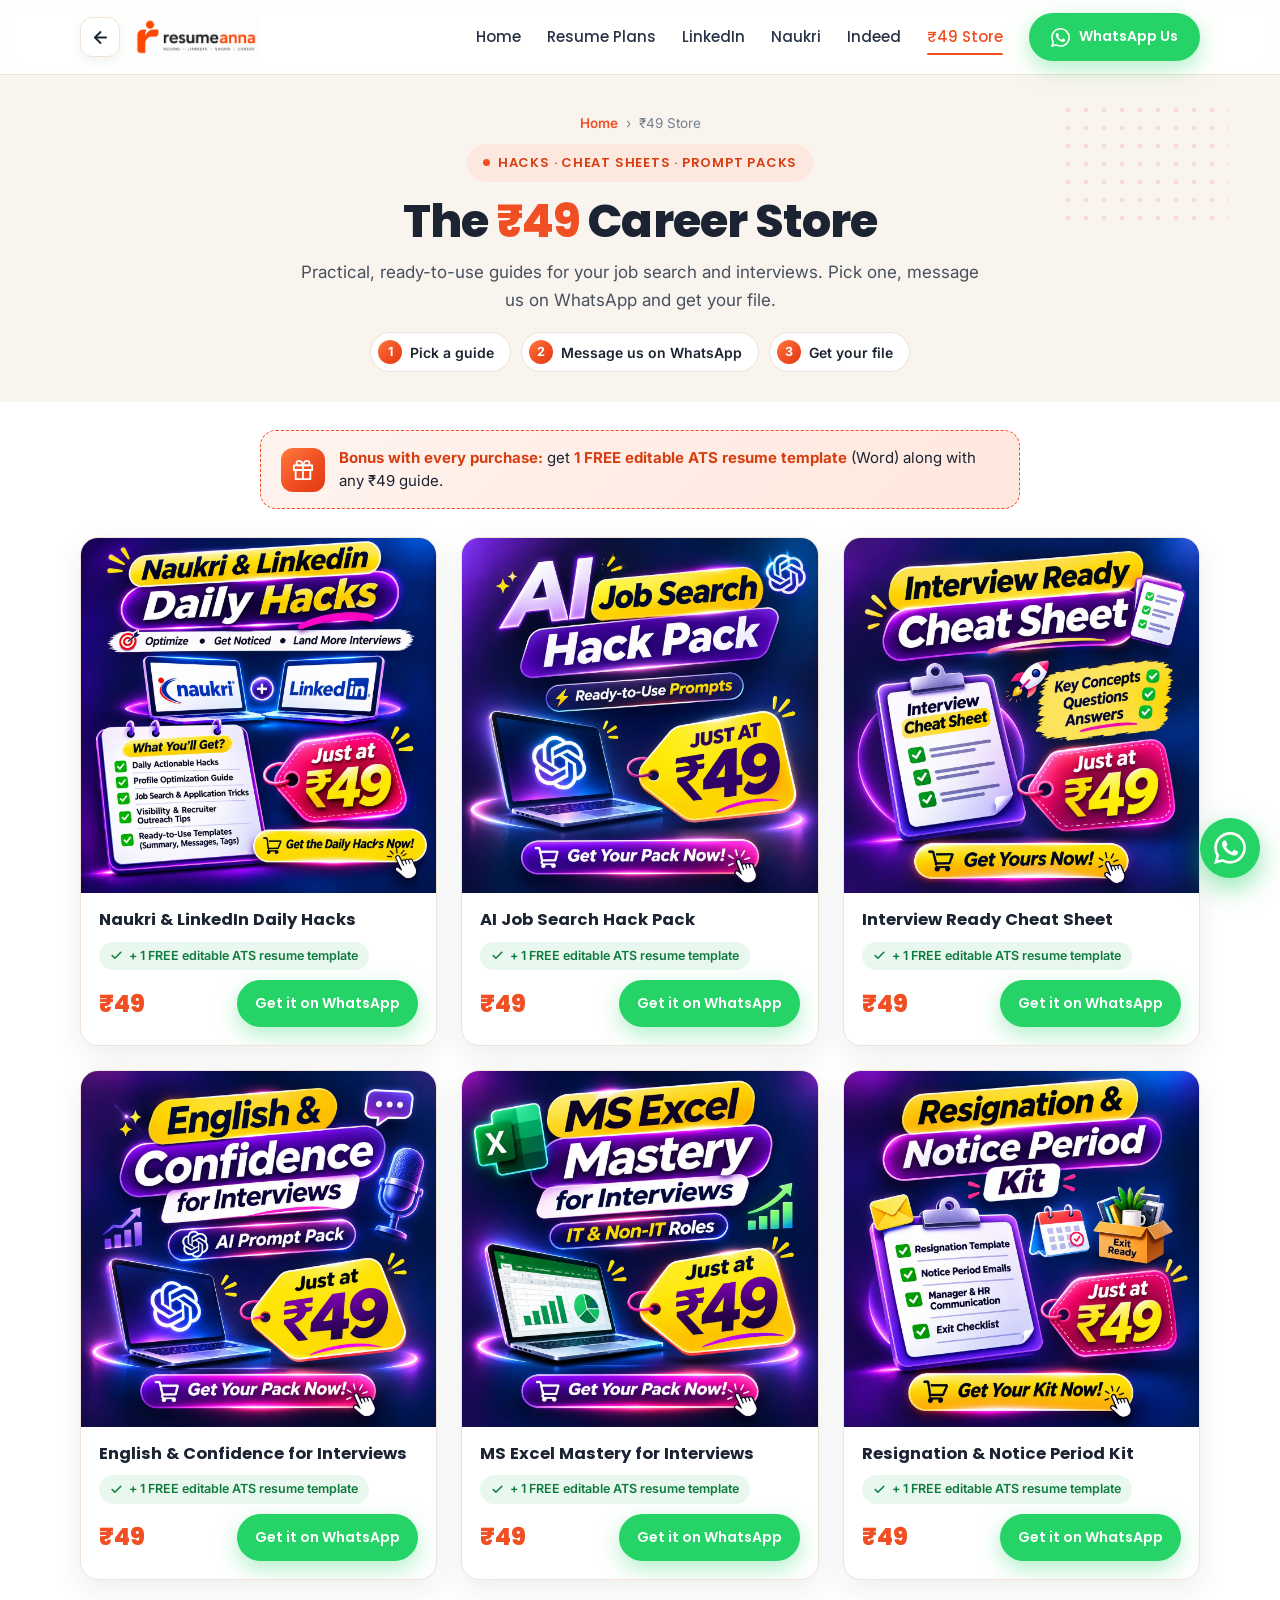
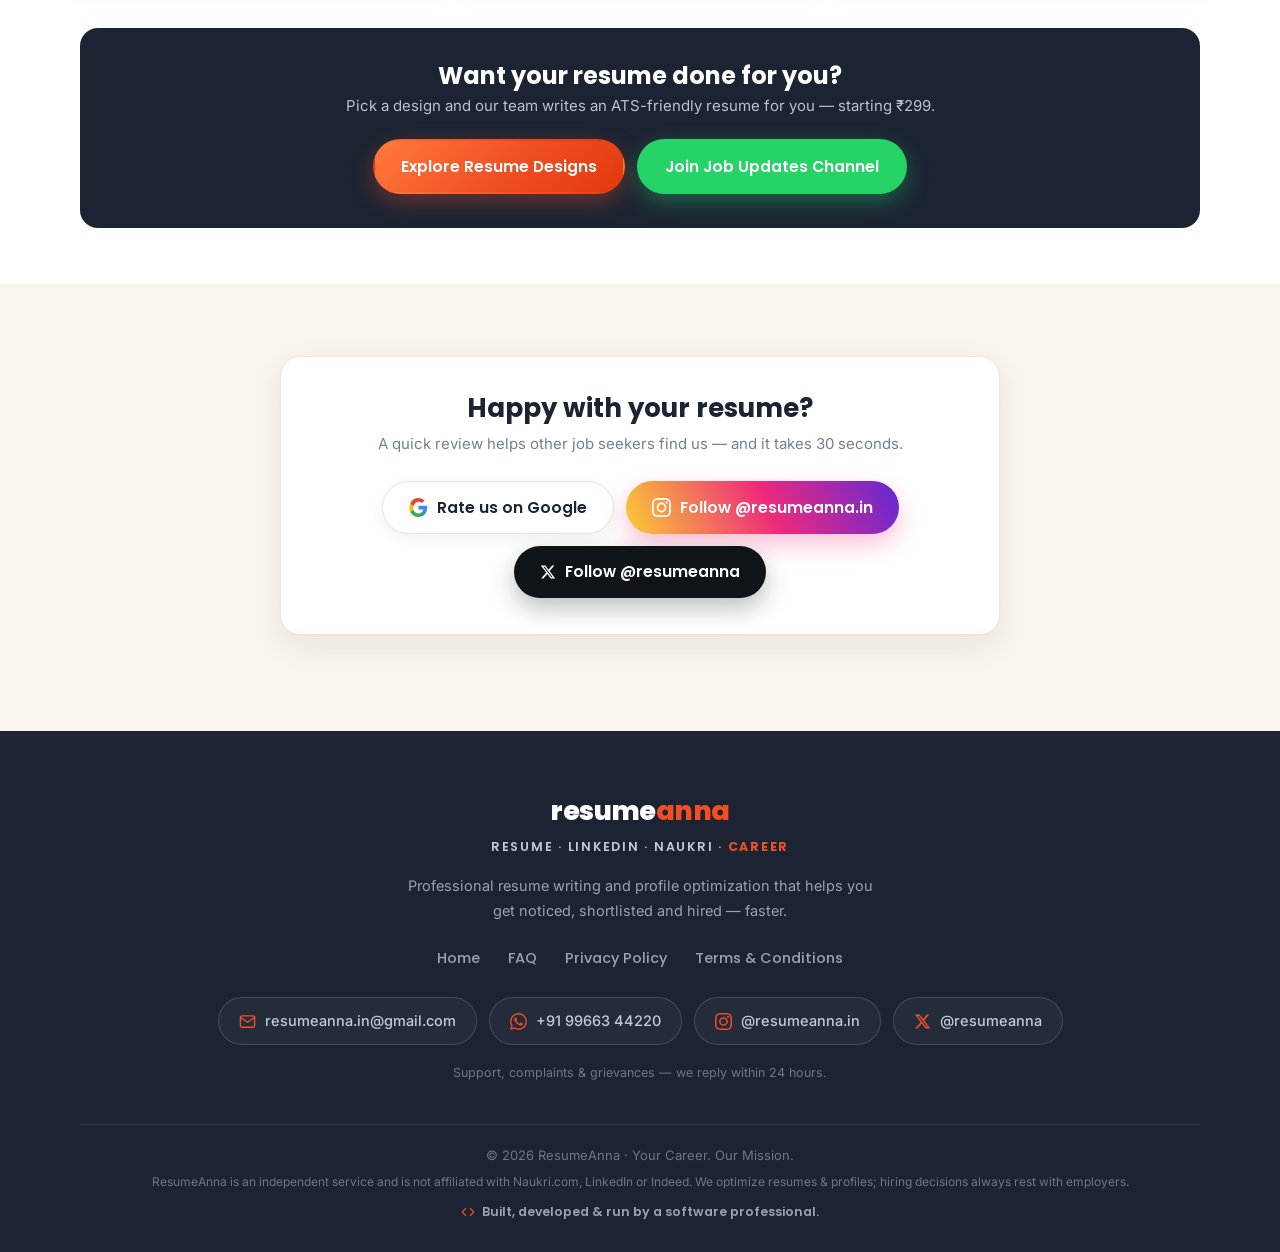
<file: store.html>
<!DOCTYPE html>
<html lang="en">
<head>
  <meta charset="UTF-8">
  <meta name="viewport" content="width=device-width, initial-scale=1.0">
  <title>₹49 Career Store — Job Search Hacks, Cheat Sheets &amp; Prompt Packs | ResumeAnna</title>
  <meta name="description" content="₹49 career guides from ResumeAnna — Naukri &amp; LinkedIn hacks, interview cheat sheet, MS Excel, English &amp; AI job-search prompt packs. Every purchase includes 1 free editable ATS resume template.">
  <meta name="theme-color" content="#F04E23">
  <link rel="canonical" href="https://resumeanna.in/store.html">
  <link rel="icon" type="image/png" href="assets/favicon.png">
  <link rel="preconnect" href="https://fonts.googleapis.com">
  <link rel="preconnect" href="https://fonts.gstatic.com" crossorigin>
  <link href="https://fonts.googleapis.com/css2?family=Poppins:wght@500;600;700;800&family=Inter:wght@400;500;600;700&display=swap" rel="stylesheet">
  <link rel="stylesheet" href="css/style.css?v=9">
  <script src="js/main.js?v=7" defer></script>
   <!-- Google tag (gtag.js) -->
<script async src="https://www.googletagmanager.com/gtag/js?id=G-57ZPYQ6193"></script>
<script>
  window.dataLayer = window.dataLayer || [];
  function gtag(){dataLayer.push(arguments);}
  gtag('js', new Date());

  gtag('config', 'G-57ZPYQ6193');
</script>
</head>
<body>

  <!-- ======= Header ======= -->
  <header class="site-head">
    <div class="container head-in">
      <a class="back-btn" href="index.html" data-back aria-label="Go back"><svg viewBox="0 0 24 24" fill="none" stroke="currentColor" stroke-width="2.4" stroke-linecap="round" stroke-linejoin="round" aria-hidden="true"><line x1="19" y1="12" x2="5" y2="12"/><polyline points="12 19 5 12 12 5"/></svg></a>
      <a class="brand" href="index.html">
        <img src="assets/logo.png" alt="ResumeAnna — Resume, LinkedIn, Naukri, Career">
      </a>
      <button class="nav-toggle" aria-label="Open menu"><span class="bars"><span></span><span></span><span></span></span> Menu</button>
      <nav class="site-nav">
        <a href="index.html">Home</a>
        <a href="resume.html">Resume Plans</a>
        <a href="linkedin.html">LinkedIn</a>
        <a href="naukri.html">Naukri</a>
        <a href="indeed.html">Indeed</a>
        <a href="store.html" class="active">₹49 Store</a>
        <a class="btn btn-wa btn-sm" href="https://wa.me/919966344220?text=Hi%20ResumeAnna!%20I%20have%20a%20question." target="_blank" rel="noopener">
          <svg viewBox="0 0 24 24" fill="currentColor" aria-hidden="true"><path d="M17.472 14.382c-.297-.149-1.758-.867-2.03-.967-.273-.099-.471-.148-.67.15-.197.297-.767.966-.94 1.164-.173.199-.347.223-.644.075-.297-.15-1.255-.463-2.39-1.475-.883-.788-1.48-1.761-1.653-2.059-.173-.297-.018-.458.13-.606.134-.133.298-.347.446-.52.149-.174.198-.298.298-.497.099-.198.05-.371-.025-.52-.075-.149-.669-1.612-.916-2.207-.242-.579-.487-.5-.669-.51-.173-.008-.371-.01-.57-.01-.198 0-.52.074-.792.372-.272.297-1.04 1.016-1.04 2.479 0 1.462 1.065 2.875 1.213 3.074.149.198 2.096 3.2 5.077 4.487.709.306 1.262.489 1.694.625.712.227 1.36.195 1.871.118.571-.085 1.758-.719 2.006-1.413.248-.694.248-1.289.173-1.413-.074-.124-.272-.198-.57-.347m-5.421 7.403h-.004a9.87 9.87 0 01-5.031-1.378l-.361-.214-3.741.982.998-3.648-.235-.374a9.86 9.86 0 01-1.51-5.26c.001-5.45 4.436-9.884 9.888-9.884 2.64 0 5.122 1.03 6.988 2.898a9.825 9.825 0 012.893 6.994c-.003 5.45-4.437 9.884-9.885 9.884m8.413-18.297A11.815 11.815 0 0012.05 0C5.495 0 .16 5.335.157 11.892c0 2.096.547 4.142 1.588 5.945L.057 24l6.305-1.654a11.882 11.882 0 005.683 1.448h.005c6.554 0 11.89-5.335 11.893-11.893a11.821 11.821 0 00-3.48-8.413z"/></svg>
          WhatsApp Us
        </a>
      </nav>
    </div>
  </header>

  <!-- ======= Page hero ======= -->
  <section class="page-hero st-hero">
    <div class="container">
      <span class="crumb"><a href="index.html">Home</a> &nbsp;›&nbsp; ₹49 Store</span><br>
      <span class="eyebrow">Hacks · Cheat Sheets · Prompt Packs</span>
      <h1>The <span class="accent">₹49</span> Career Store</h1>
      <p class="lead">Practical, ready-to-use guides for your job search and interviews. Pick one, message us on WhatsApp and get your file.</p>
      <ol class="st-steps">
        <li><b>1</b>Pick a guide</li>
        <li><b>2</b>Message us on WhatsApp</li>
        <li><b>3</b>Get your file</li>
      </ol>
    </div>
  </section>

  <!-- ======= Store ======= -->
  <section class="bg-white st-main">
    <div class="container">
      <div class="st-bonus">
        <span class="st-bonus-ic"><svg viewBox="0 0 24 24" fill="none" stroke="currentColor" stroke-width="2" stroke-linecap="round" stroke-linejoin="round" aria-hidden="true"><polyline points="20 12 20 22 4 22 4 12"/><rect x="2" y="7" width="20" height="5"/><line x1="12" y1="22" x2="12" y2="7"/><path d="M12 7H7.5a2.5 2.5 0 0 1 0-5C11 2 12 7 12 7z"/><path d="M12 7h4.5a2.5 2.5 0 0 0 0-5C13 2 12 7 12 7z"/></svg></span>
        <p><strong>Bonus with every purchase:</strong> get <strong>1 FREE editable ATS resume template</strong> (Word) along with any ₹49 guide.</p>
      </div>

      <div class="st-grid">
        <a class="st-card" href="https://wa.me/919966344220?text=Hi%20ResumeAnna%21%20I%20want%20the%20Naukri%20%26%20LinkedIn%20Daily%20Hacks%20%28%E2%82%B949%29%20from%20the%20store%20%E2%80%94%20with%20my%201%20free%20editable%20ATS%20resume%20template." target="_blank" rel="noopener">
          <div class="st-shot"><img src="assets/store/naukri-linkedin-hacks.webp" alt="Naukri &amp; LinkedIn Daily Hacks — ₹49" loading="lazy" width="1254" height="1254"></div>
          <div class="st-meta">
            <span class="st-name">Naukri &amp; LinkedIn Daily Hacks</span>
            <span class="st-free"><svg viewBox="0 0 24 24" fill="none" stroke="currentColor" stroke-width="2.8" stroke-linecap="round" stroke-linejoin="round" aria-hidden="true"><polyline points="20 6 9 17 4 12"/></svg> + 1 FREE editable ATS resume template</span>
            <span class="st-foot"><span class="st-price"><span class="rupee">&#8377;</span>49</span><span class="btn btn-wa btn-sm">Get it on WhatsApp</span></span>
          </div>
        </a>
        <a class="st-card" href="https://wa.me/919966344220?text=Hi%20ResumeAnna%21%20I%20want%20the%20AI%20Job%20Search%20Hack%20Pack%20%28%E2%82%B949%29%20from%20the%20store%20%E2%80%94%20with%20my%201%20free%20editable%20ATS%20resume%20template." target="_blank" rel="noopener">
          <div class="st-shot"><img src="assets/store/ai-job-search.webp" alt="AI Job Search Hack Pack — ₹49" loading="lazy" width="1254" height="1254"></div>
          <div class="st-meta">
            <span class="st-name">AI Job Search Hack Pack</span>
            <span class="st-free"><svg viewBox="0 0 24 24" fill="none" stroke="currentColor" stroke-width="2.8" stroke-linecap="round" stroke-linejoin="round" aria-hidden="true"><polyline points="20 6 9 17 4 12"/></svg> + 1 FREE editable ATS resume template</span>
            <span class="st-foot"><span class="st-price"><span class="rupee">&#8377;</span>49</span><span class="btn btn-wa btn-sm">Get it on WhatsApp</span></span>
          </div>
        </a>
        <a class="st-card" href="https://wa.me/919966344220?text=Hi%20ResumeAnna%21%20I%20want%20the%20Interview%20Ready%20Cheat%20Sheet%20%28%E2%82%B949%29%20from%20the%20store%20%E2%80%94%20with%20my%201%20free%20editable%20ATS%20resume%20template." target="_blank" rel="noopener">
          <div class="st-shot"><img src="assets/store/interview-cheat-sheet.webp" alt="Interview Ready Cheat Sheet — ₹49" loading="lazy" width="1254" height="1254"></div>
          <div class="st-meta">
            <span class="st-name">Interview Ready Cheat Sheet</span>
            <span class="st-free"><svg viewBox="0 0 24 24" fill="none" stroke="currentColor" stroke-width="2.8" stroke-linecap="round" stroke-linejoin="round" aria-hidden="true"><polyline points="20 6 9 17 4 12"/></svg> + 1 FREE editable ATS resume template</span>
            <span class="st-foot"><span class="st-price"><span class="rupee">&#8377;</span>49</span><span class="btn btn-wa btn-sm">Get it on WhatsApp</span></span>
          </div>
        </a>
        <a class="st-card" href="https://wa.me/919966344220?text=Hi%20ResumeAnna%21%20I%20want%20the%20English%20%26%20Confidence%20for%20Interviews%20%28%E2%82%B949%29%20from%20the%20store%20%E2%80%94%20with%20my%201%20free%20editable%20ATS%20resume%20template." target="_blank" rel="noopener">
          <div class="st-shot"><img src="assets/store/english-confidence.webp" alt="English &amp; Confidence for Interviews — ₹49" loading="lazy" width="1254" height="1254"></div>
          <div class="st-meta">
            <span class="st-name">English &amp; Confidence for Interviews</span>
            <span class="st-free"><svg viewBox="0 0 24 24" fill="none" stroke="currentColor" stroke-width="2.8" stroke-linecap="round" stroke-linejoin="round" aria-hidden="true"><polyline points="20 6 9 17 4 12"/></svg> + 1 FREE editable ATS resume template</span>
            <span class="st-foot"><span class="st-price"><span class="rupee">&#8377;</span>49</span><span class="btn btn-wa btn-sm">Get it on WhatsApp</span></span>
          </div>
        </a>
        <a class="st-card" href="https://wa.me/919966344220?text=Hi%20ResumeAnna%21%20I%20want%20the%20MS%20Excel%20Mastery%20for%20Interviews%20%28%E2%82%B949%29%20from%20the%20store%20%E2%80%94%20with%20my%201%20free%20editable%20ATS%20resume%20template." target="_blank" rel="noopener">
          <div class="st-shot"><img src="assets/store/ms-excel.webp" alt="MS Excel Mastery for Interviews — ₹49" loading="lazy" width="1254" height="1254"></div>
          <div class="st-meta">
            <span class="st-name">MS Excel Mastery for Interviews</span>
            <span class="st-free"><svg viewBox="0 0 24 24" fill="none" stroke="currentColor" stroke-width="2.8" stroke-linecap="round" stroke-linejoin="round" aria-hidden="true"><polyline points="20 6 9 17 4 12"/></svg> + 1 FREE editable ATS resume template</span>
            <span class="st-foot"><span class="st-price"><span class="rupee">&#8377;</span>49</span><span class="btn btn-wa btn-sm">Get it on WhatsApp</span></span>
          </div>
        </a>
        <a class="st-card" href="https://wa.me/919966344220?text=Hi%20ResumeAnna%21%20I%20want%20the%20Resignation%20%26%20Notice%20Period%20Kit%20%28%E2%82%B949%29%20from%20the%20store%20%E2%80%94%20with%20my%201%20free%20editable%20ATS%20resume%20template." target="_blank" rel="noopener">
          <div class="st-shot"><img src="assets/store/resignation-kit.webp" alt="Resignation &amp; Notice Period Kit — ₹49" loading="lazy" width="1254" height="1254"></div>
          <div class="st-meta">
            <span class="st-name">Resignation &amp; Notice Period Kit</span>
            <span class="st-free"><svg viewBox="0 0 24 24" fill="none" stroke="currentColor" stroke-width="2.8" stroke-linecap="round" stroke-linejoin="round" aria-hidden="true"><polyline points="20 6 9 17 4 12"/></svg> + 1 FREE editable ATS resume template</span>
            <span class="st-foot"><span class="st-price"><span class="rupee">&#8377;</span>49</span><span class="btn btn-wa btn-sm">Get it on WhatsApp</span></span>
          </div>
        </a>
      </div>

      <aside class="st-ad reveal" aria-label="Our resume services">
        <div>
          <h2>Want your resume done for you?</h2>
          <p>Pick a design and our team writes an ATS-friendly resume for you — starting ₹299.</p>
        </div>
        <div class="st-ad-cta">
          <a class="btn btn-primary" href="resume.html">Explore Resume Designs</a>
          <a class="btn btn-wa" href="https://whatsapp.com/channel/0029VbDqwgeICVfcjmxncG1y" target="_blank" rel="noopener">Join Job Updates Channel</a>
        </div>
      </aside>
    </div>
  </section>

  <!-- ======= Reviews &amp; social ======= -->
  <section style="padding-bottom:56px">
    <div class="container">
      <div class="review-band reveal">
        <h3>Happy with your resume?</h3>
        <p>A quick review helps other job seekers find us — and it takes 30 seconds.</p>
        <div class="review-actions">
          <a class="btn btn-google" href="https://share.google/l2VAOfeDfMd7XkNS9" target="_blank" rel="noopener"><svg viewBox="0 0 24 24" aria-hidden="true"><path fill="#4285F4" d="M23.06 12.25c0-.85-.08-1.67-.22-2.45H12v4.63h6.2a5.3 5.3 0 01-2.3 3.48v2.89h3.72c2.18-2 3.44-4.96 3.44-8.55z"/><path fill="#34A853" d="M12 24c3.1 0 5.7-1.03 7.6-2.78l-3.72-2.89c-1.03.69-2.35 1.1-3.88 1.1-2.99 0-5.52-2.02-6.43-4.73H1.73v2.98A11.99 11.99 0 0012 24z"/><path fill="#FBBC05" d="M5.57 14.7a7.2 7.2 0 010-4.6V7.12H1.73a12 12 0 000 10.76l3.84-2.98z"/><path fill="#EA4335" d="M12 4.75c1.69 0 3.2.58 4.4 1.72l3.3-3.3C17.7 1.2 15.1 0 12 0 7.3 0 3.25 2.7 1.73 7.12L5.57 10.1C6.48 7.39 9.01 4.75 12 4.75z"/></svg> Rate us on Google</a>
          <a class="btn btn-ig" href="https://www.instagram.com/resumeanna.in/" target="_blank" rel="noopener"><svg viewBox="0 0 24 24" fill="currentColor" aria-hidden="true"><path d="M12 2.16c3.2 0 3.58.01 4.85.07 1.17.05 1.8.25 2.23.41.56.22.96.48 1.38.9.42.42.68.82.9 1.38.16.42.36 1.06.41 2.23.06 1.27.07 1.65.07 4.85s-.01 3.58-.07 4.85c-.05 1.17-.25 1.8-.41 2.23-.22.56-.48.96-.9 1.38-.42.42-.82.68-1.38.9-.42.16-1.06.36-2.23.41-1.27.06-1.65.07-4.85.07s-3.58-.01-4.85-.07c-1.17-.05-1.8-.25-2.23-.41-.56-.22-.96-.48-1.38-.9-.42-.42-.68-.82-.9-1.38-.16-.42-.36-1.06-.41-2.23-.06-1.27-.07-1.65-.07-4.85s.01-3.58.07-4.85c.05-1.17.25-1.8.41-2.23.22-.56.48-.96.9-1.38.42-.42.82-.68 1.38-.9.42-.16 1.06-.36 2.23-.41 1.27-.06 1.65-.07 4.85-.07M12 0C8.74 0 8.33.01 7.05.07 5.78.13 4.9.33 4.14.63c-.79.3-1.46.72-2.13 1.38A5.9 5.9 0 00.63 4.14c-.3.76-.5 1.64-.56 2.91C.01 8.33 0 8.74 0 12s.01 3.67.07 4.95c.06 1.27.26 2.15.56 2.91.3.79.72 1.46 1.38 2.13a5.9 5.9 0 002.13 1.38c.76.3 1.64.5 2.91.56C8.33 23.99 8.74 24 12 24s3.67-.01 4.95-.07c1.27-.06 2.15-.26 2.91-.56a5.9 5.9 0 002.13-1.38 5.9 5.9 0 001.38-2.13c.3-.76.5-1.64.56-2.91.06-1.28.07-1.69.07-4.95s-.01-3.67-.07-4.95c-.06-1.27-.26-2.15-.56-2.91a5.9 5.9 0 00-1.38-2.13A5.9 5.9 0 0019.86.63c-.76-.3-1.64-.5-2.91-.56C15.67.01 15.26 0 12 0zm0 5.84a6.16 6.16 0 100 12.32 6.16 6.16 0 000-12.32zm0 10.16a4 4 0 110-8 4 4 0 010 8zm7.85-10.4a1.44 1.44 0 11-2.88 0 1.44 1.44 0 012.88 0z"/></svg> Follow @resumeanna.in</a>
          <a class="btn btn-x" href="https://x.com/resumeanna" target="_blank" rel="noopener"><svg viewBox="0 0 24 24" fill="currentColor" aria-hidden="true"><path d="M18.244 2.25h3.308l-7.227 8.26 8.502 11.24H16.17l-5.214-6.817L4.99 21.75H1.68l7.73-8.835L1.254 2.25H8.08l4.713 6.231zm-1.161 17.52h1.833L7.084 4.126H5.117z"/></svg> Follow @resumeanna</a>
        </div>
      </div>
    </div>
  </section>

  <!-- ======= Footer ======= -->
  <footer class="site-foot">
    <div class="container">
      <div class="foot-main">
        <span class="foot-brand">resume<span>anna</span></span>
        <div class="foot-tag">Resume · LinkedIn · Naukri · <b>Career</b></div>
        <p class="foot-about">Professional resume writing and profile optimization that helps you get noticed, shortlisted and hired — faster.</p>

        <nav class="foot-links" aria-label="Footer">
          <a href="index.html">Home</a>
          <a href="faq.html">FAQ</a>
          <a href="privacy.html">Privacy Policy</a>
          <a href="terms.html">Terms &amp; Conditions</a>
        </nav>

        <div class="foot-reach">
          <a class="foot-chip" href="mailto:resumeanna.in@gmail.com"><svg viewBox="0 0 24 24" fill="none" stroke="currentColor" stroke-width="2" stroke-linecap="round" stroke-linejoin="round" aria-hidden="true"><path d="M4 4h16c1.1 0 2 .9 2 2v12c0 1.1-.9 2-2 2H4c-1.1 0-2-.9-2-2V6c0-1.1.9-2 2-2z"/><polyline points="22,6 12,13 2,6"/></svg> resumeanna.in@gmail.com</a>
          <a class="foot-chip" href="https://wa.me/919966344220" target="_blank" rel="noopener"><svg viewBox="0 0 24 24" fill="currentColor" aria-hidden="true"><path d="M17.472 14.382c-.297-.149-1.758-.867-2.03-.967-.273-.099-.471-.148-.67.15-.197.297-.767.966-.94 1.164-.173.199-.347.223-.644.075-.297-.15-1.255-.463-2.39-1.475-.883-.788-1.48-1.761-1.653-2.059-.173-.297-.018-.458.13-.606.134-.133.298-.347.446-.52.149-.174.198-.298.298-.497.099-.198.05-.371-.025-.52-.075-.149-.669-1.612-.916-2.207-.242-.579-.487-.5-.669-.51-.173-.008-.371-.01-.57-.01-.198 0-.52.074-.792.372-.272.297-1.04 1.016-1.04 2.479 0 1.462 1.065 2.875 1.213 3.074.149.198 2.096 3.2 5.077 4.487.709.306 1.262.489 1.694.625.712.227 1.36.195 1.871.118.571-.085 1.758-.719 2.006-1.413.248-.694.248-1.289.173-1.413-.074-.124-.272-.198-.57-.347m-5.421 7.403h-.004a9.87 9.87 0 01-5.031-1.378l-.361-.214-3.741.982.998-3.648-.235-.374a9.86 9.86 0 01-1.51-5.26c.001-5.45 4.436-9.884 9.888-9.884 2.64 0 5.122 1.03 6.988 2.898a9.825 9.825 0 012.893 6.994c-.003 5.45-4.437 9.884-9.885 9.884m8.413-18.297A11.815 11.815 0 0012.05 0C5.495 0 .16 5.335.157 11.892c0 2.096.547 4.142 1.588 5.945L.057 24l6.305-1.654a11.882 11.882 0 005.683 1.448h.005c6.554 0 11.89-5.335 11.893-11.893a11.821 11.821 0 00-3.48-8.413z"/></svg> +91 99663 44220</a>
          <a class="foot-chip" href="https://www.instagram.com/resumeanna.in/" target="_blank" rel="noopener"><svg viewBox="0 0 24 24" fill="currentColor" aria-hidden="true"><path d="M12 2.16c3.2 0 3.58.01 4.85.07 1.17.05 1.8.25 2.23.41.56.22.96.48 1.38.9.42.42.68.82.9 1.38.16.42.36 1.06.41 2.23.06 1.27.07 1.65.07 4.85s-.01 3.58-.07 4.85c-.05 1.17-.25 1.8-.41 2.23-.22.56-.48.96-.9 1.38-.42.42-.82.68-1.38.9-.42.16-1.06.36-2.23.41-1.27.06-1.65.07-4.85.07s-3.58-.01-4.85-.07c-1.17-.05-1.8-.25-2.23-.41-.56-.22-.96-.48-1.38-.9-.42-.42-.68-.82-.9-1.38-.16-.42-.36-1.06-.41-2.23-.06-1.27-.07-1.65-.07-4.85s.01-3.58.07-4.85c.05-1.17.25-1.8.41-2.23.22-.56.48-.96.9-1.38.42-.42.82-.68 1.38-.9.42-.16 1.06-.36 2.23-.41 1.27-.06 1.65-.07 4.85-.07M12 0C8.74 0 8.33.01 7.05.07 5.78.13 4.9.33 4.14.63c-.79.3-1.46.72-2.13 1.38A5.9 5.9 0 00.63 4.14c-.3.76-.5 1.64-.56 2.91C.01 8.33 0 8.74 0 12s.01 3.67.07 4.95c.06 1.27.26 2.15.56 2.91.3.79.72 1.46 1.38 2.13a5.9 5.9 0 002.13 1.38c.76.3 1.64.5 2.91.56C8.33 23.99 8.74 24 12 24s3.67-.01 4.95-.07c1.27-.06 2.15-.26 2.91-.56a5.9 5.9 0 002.13-1.38 5.9 5.9 0 001.38-2.13c.3-.76.5-1.64.56-2.91.06-1.28.07-1.69.07-4.95s-.01-3.67-.07-4.95c-.06-1.27-.26-2.15-.56-2.91a5.9 5.9 0 00-1.38-2.13A5.9 5.9 0 0019.86.63c-.76-.3-1.64-.5-2.91-.56C15.67.01 15.26 0 12 0zm0 5.84a6.16 6.16 0 100 12.32 6.16 6.16 0 000-12.32zm0 10.16a4 4 0 110-8 4 4 0 010 8zm7.85-10.4a1.44 1.44 0 11-2.88 0 1.44 1.44 0 012.88 0z"/></svg> @resumeanna.in</a>
          <a class="foot-chip" href="https://x.com/resumeanna" target="_blank" rel="noopener"><svg viewBox="0 0 24 24" fill="currentColor" aria-hidden="true"><path d="M18.244 2.25h3.308l-7.227 8.26 8.502 11.24H16.17l-5.214-6.817L4.99 21.75H1.68l7.73-8.835L1.254 2.25H8.08l4.713 6.231zm-1.161 17.52h1.833L7.084 4.126H5.117z"/></svg> @resumeanna</a>
        </div>
        <p class="foot-help">Support, complaints &amp; grievances — we reply within 24 hours.</p>
      </div>
      <div class="foot-bottom">
        <p>© <span data-year>2026</span> ResumeAnna · Your Career. Our Mission.</p>
        <p>ResumeAnna is an independent service and is not affiliated with Naukri.com, LinkedIn or Indeed. We optimize resumes &amp; profiles; hiring decisions always rest with employers.</p>
        <p class="foot-credit"><svg viewBox="0 0 24 24" fill="none" stroke="currentColor" stroke-width="2" stroke-linecap="round" stroke-linejoin="round" aria-hidden="true"><polyline points="16 18 22 12 16 6"/><polyline points="8 6 2 12 8 18"/></svg> Built, developed &amp; run by a software professional.</p>
      </div>
    </div>
  </footer>

  <!-- ======= Floating WhatsApp ======= -->
  <a class="wa-float" href="https://wa.me/919966344220?text=Hi%20ResumeAnna!%20I%20have%20a%20question." target="_blank" rel="noopener" aria-label="Chat with ResumeAnna on WhatsApp">
    <svg viewBox="0 0 24 24" fill="currentColor" aria-hidden="true"><path d="M17.472 14.382c-.297-.149-1.758-.867-2.03-.967-.273-.099-.471-.148-.67.15-.197.297-.767.966-.94 1.164-.173.199-.347.223-.644.075-.297-.15-1.255-.463-2.39-1.475-.883-.788-1.48-1.761-1.653-2.059-.173-.297-.018-.458.13-.606.134-.133.298-.347.446-.52.149-.174.198-.298.298-.497.099-.198.05-.371-.025-.52-.075-.149-.669-1.612-.916-2.207-.242-.579-.487-.5-.669-.51-.173-.008-.371-.01-.57-.01-.198 0-.52.074-.792.372-.272.297-1.04 1.016-1.04 2.479 0 1.462 1.065 2.875 1.213 3.074.149.198 2.096 3.2 5.077 4.487.709.306 1.262.489 1.694.625.712.227 1.36.195 1.871.118.571-.085 1.758-.719 2.006-1.413.248-.694.248-1.289.173-1.413-.074-.124-.272-.198-.57-.347m-5.421 7.403h-.004a9.87 9.87 0 01-5.031-1.378l-.361-.214-3.741.982.998-3.648-.235-.374a9.86 9.86 0 01-1.51-5.26c.001-5.45 4.436-9.884 9.888-9.884 2.64 0 5.122 1.03 6.988 2.898a9.825 9.825 0 012.893 6.994c-.003 5.45-4.437 9.884-9.885 9.884m8.413-18.297A11.815 11.815 0 0012.05 0C5.495 0 .16 5.335.157 11.892c0 2.096.547 4.142 1.588 5.945L.057 24l6.305-1.654a11.882 11.882 0 005.683 1.448h.005c6.554 0 11.89-5.335 11.893-11.893a11.821 11.821 0 00-3.48-8.413z"/></svg>
  </a>

</body>
</html>
</file>
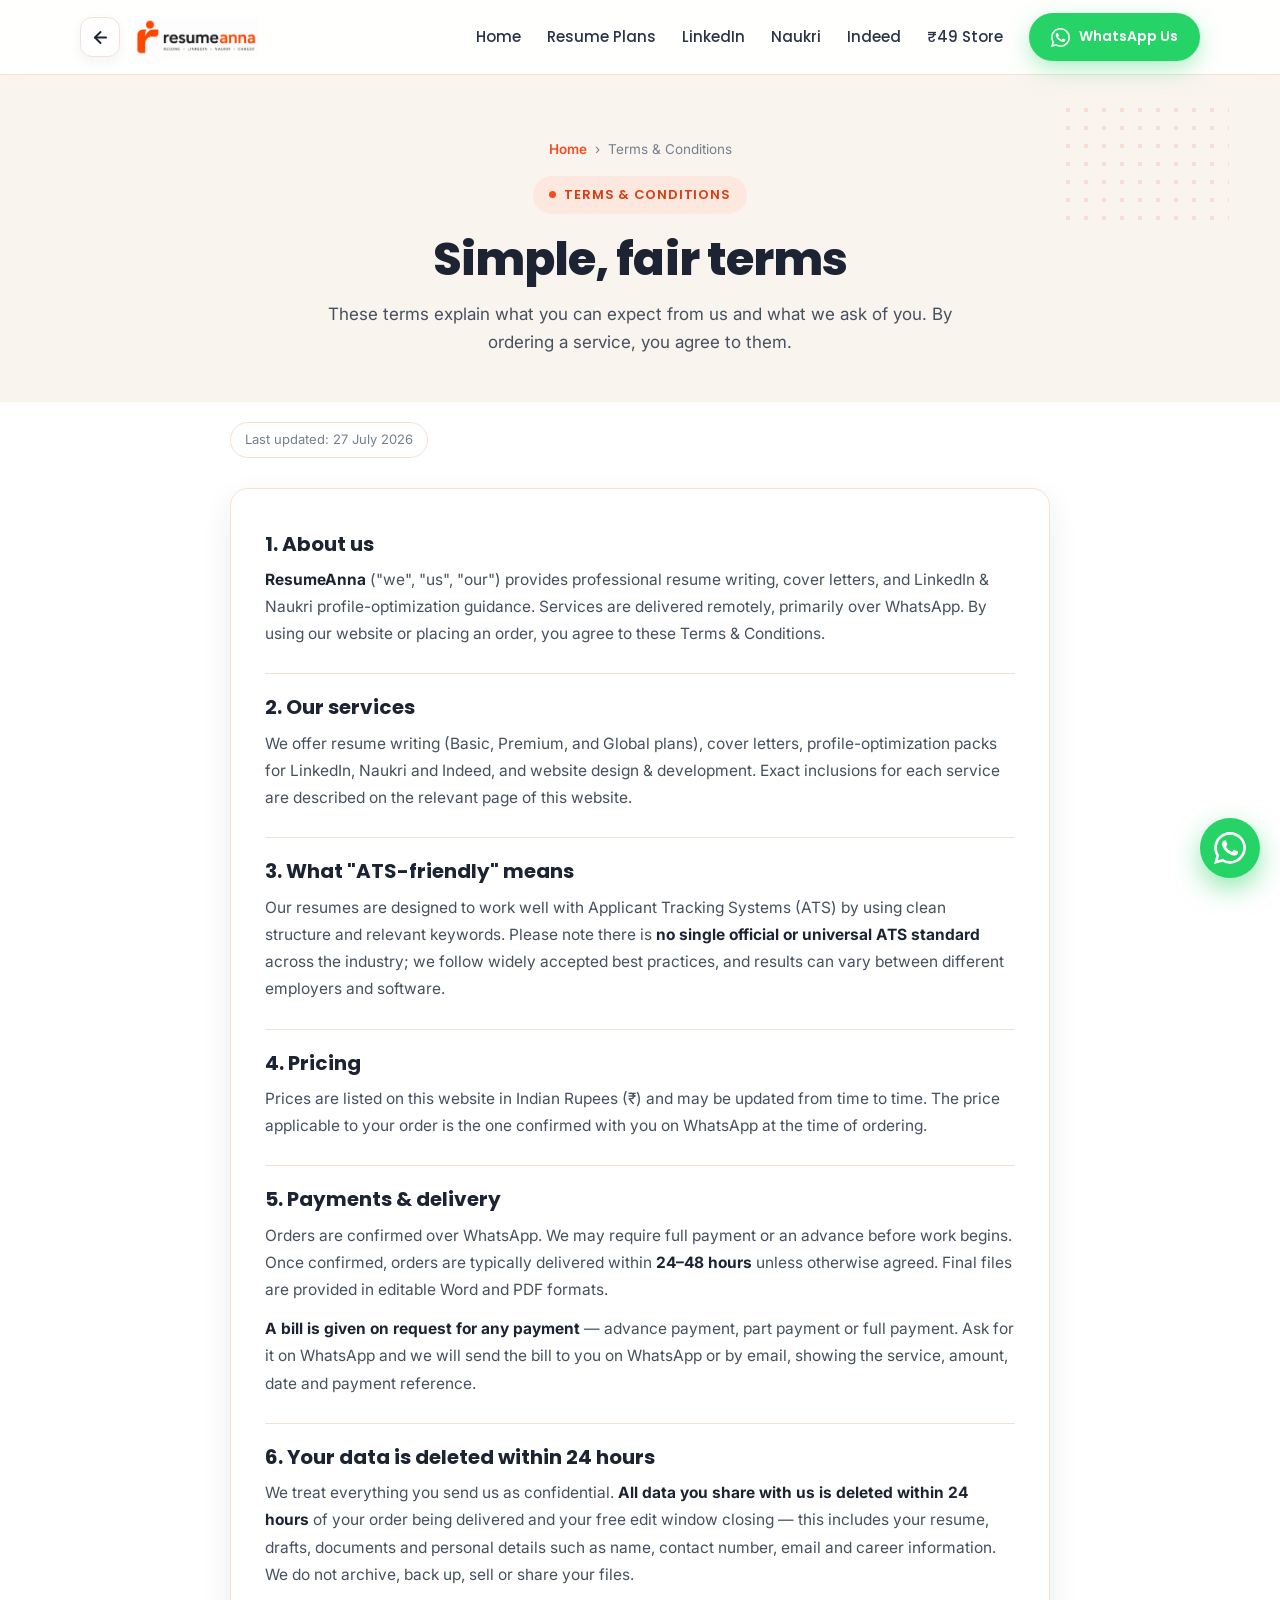
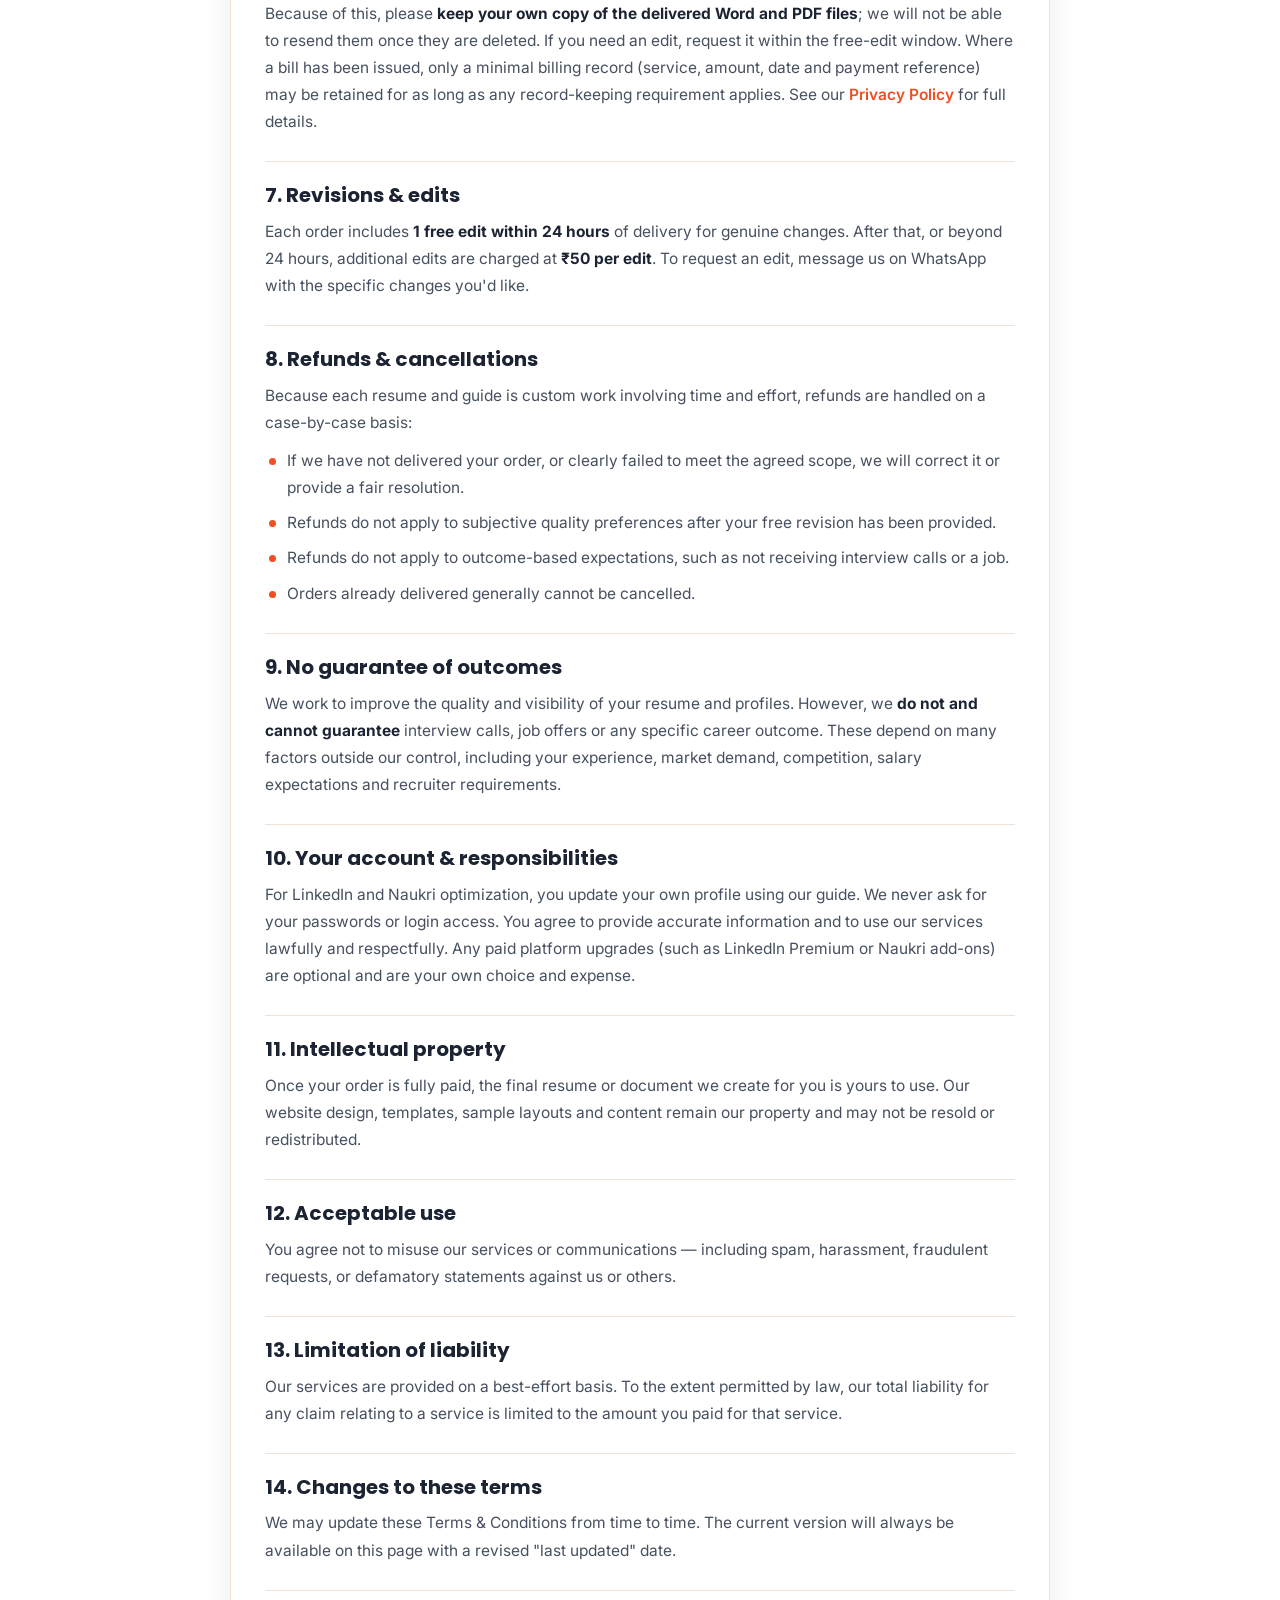
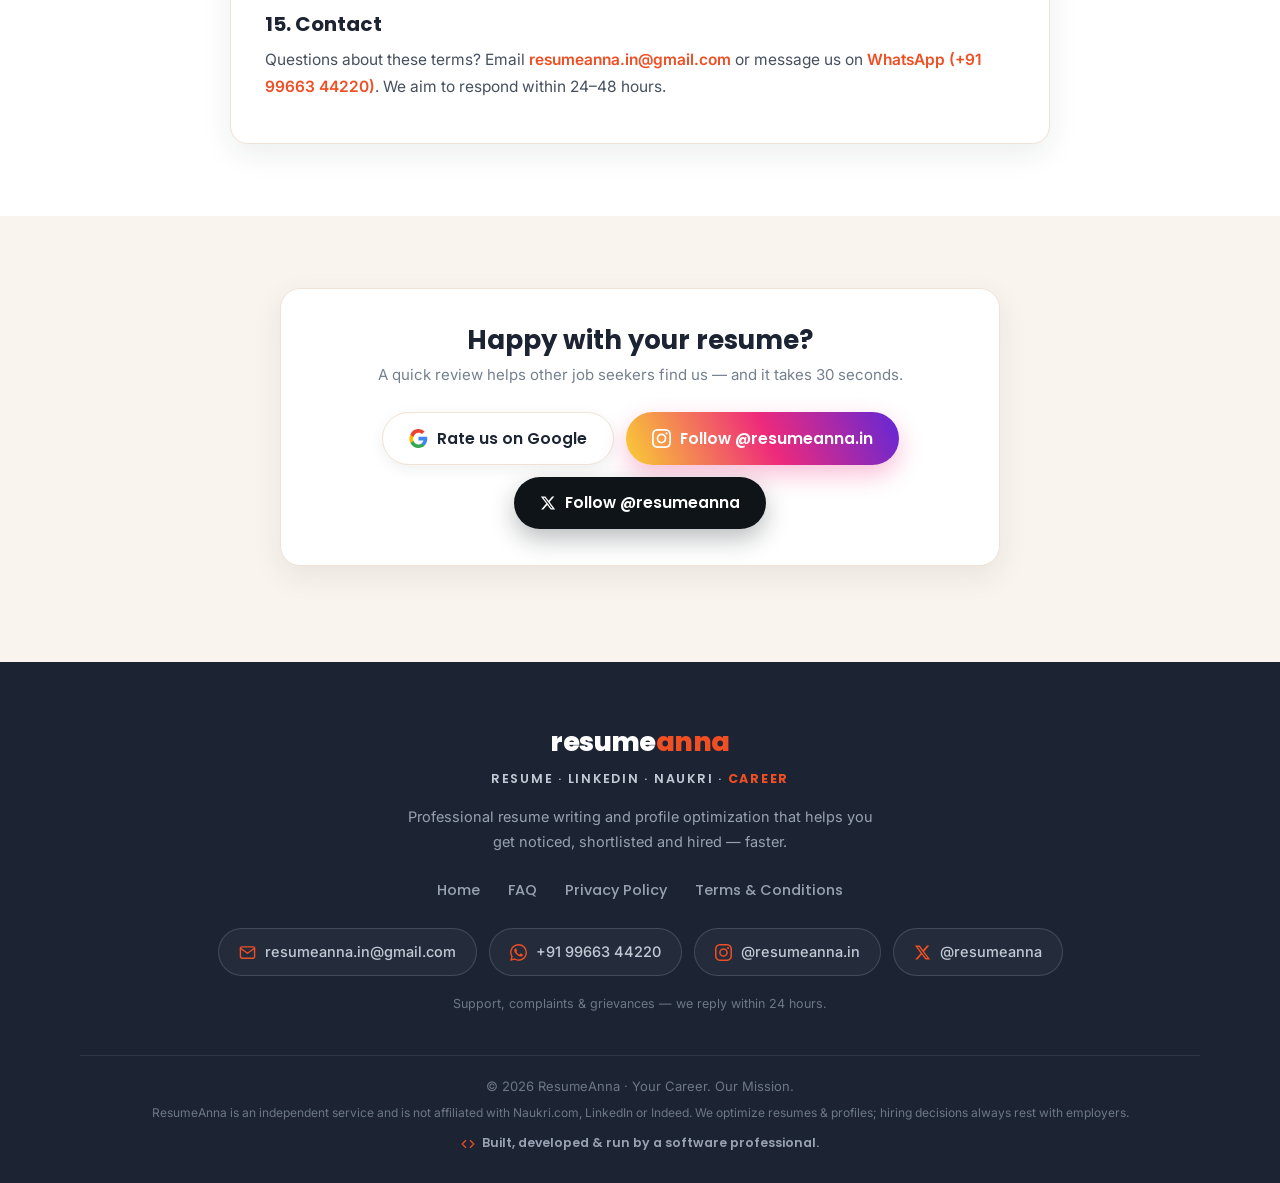
<file: terms.html>
<!DOCTYPE html>
<html lang="en">
<head>
  <meta charset="UTF-8">
  <meta name="viewport" content="width=device-width, initial-scale=1.0">
  <title>Terms &amp; Conditions | ResumeAnna</title>
  <meta name="description" content="The terms for using ResumeAnna's resume writing and profile-optimization services — scope, pricing, delivery, revisions, refunds and disclaimers.">
  <meta name="theme-color" content="#F04E23">
  <link rel="icon" type="image/png" href="assets/favicon.png">
  <link rel="preconnect" href="https://fonts.googleapis.com">
  <link rel="preconnect" href="https://fonts.gstatic.com" crossorigin>
  <link href="https://fonts.googleapis.com/css2?family=Poppins:wght@500;600;700;800&family=Inter:wght@400;500;600;700&display=swap" rel="stylesheet">
  <link rel="stylesheet" href="css/style.css?v=7">
  <script src="js/main.js?v=7" defer></script>
   <!-- Google tag (gtag.js) -->
<script async src="https://www.googletagmanager.com/gtag/js?id=G-57ZPYQ6193"></script>
<script>
  window.dataLayer = window.dataLayer || [];
  function gtag(){dataLayer.push(arguments);}
  gtag('js', new Date());

  gtag('config', 'G-57ZPYQ6193');
</script>
</head>
<body>

  <!-- ======= Header ======= -->
  <header class="site-head">
    <div class="container head-in">
      <a class="back-btn" href="index.html" data-back aria-label="Go back"><svg viewBox="0 0 24 24" fill="none" stroke="currentColor" stroke-width="2.4" stroke-linecap="round" stroke-linejoin="round" aria-hidden="true"><line x1="19" y1="12" x2="5" y2="12"/><polyline points="12 19 5 12 12 5"/></svg></a>
      <a class="brand" href="index.html">
        <img src="assets/logo.png" alt="ResumeAnna — Resume, LinkedIn, Naukri, Career">
      </a>
      <button class="nav-toggle" aria-label="Open menu"><span class="bars"><span></span><span></span><span></span></span> Menu</button>
      <nav class="site-nav">
        <a href="index.html">Home</a>
        <a href="resume.html">Resume Plans</a>
        <a href="linkedin.html">LinkedIn</a>
        <a href="naukri.html">Naukri</a>
        <a href="indeed.html">Indeed</a>
        <a href="store.html">₹49 Store</a>
        <a class="btn btn-wa btn-sm" href="https://wa.me/919966344220?text=Hi%20ResumeAnna!%20I%20have%20a%20question." target="_blank" rel="noopener">
          <svg viewBox="0 0 24 24" fill="currentColor" aria-hidden="true"><path d="M17.472 14.382c-.297-.149-1.758-.867-2.03-.967-.273-.099-.471-.148-.67.15-.197.297-.767.966-.94 1.164-.173.199-.347.223-.644.075-.297-.15-1.255-.463-2.39-1.475-.883-.788-1.48-1.761-1.653-2.059-.173-.297-.018-.458.13-.606.134-.133.298-.347.446-.52.149-.174.198-.298.298-.497.099-.198.05-.371-.025-.52-.075-.149-.669-1.612-.916-2.207-.242-.579-.487-.5-.669-.51-.173-.008-.371-.01-.57-.01-.198 0-.52.074-.792.372-.272.297-1.04 1.016-1.04 2.479 0 1.462 1.065 2.875 1.213 3.074.149.198 2.096 3.2 5.077 4.487.709.306 1.262.489 1.694.625.712.227 1.36.195 1.871.118.571-.085 1.758-.719 2.006-1.413.248-.694.248-1.289.173-1.413-.074-.124-.272-.198-.57-.347m-5.421 7.403h-.004a9.87 9.87 0 01-5.031-1.378l-.361-.214-3.741.982.998-3.648-.235-.374a9.86 9.86 0 01-1.51-5.26c.001-5.45 4.436-9.884 9.888-9.884 2.64 0 5.122 1.03 6.988 2.898a9.825 9.825 0 012.893 6.994c-.003 5.45-4.437 9.884-9.885 9.884m8.413-18.297A11.815 11.815 0 0012.05 0C5.495 0 .16 5.335.157 11.892c0 2.096.547 4.142 1.588 5.945L.057 24l6.305-1.654a11.882 11.882 0 005.683 1.448h.005c6.554 0 11.89-5.335 11.893-11.893a11.821 11.821 0 00-3.48-8.413z"/></svg>
          WhatsApp Us
        </a>
      </nav>
    </div>
  </header>

  <!-- ======= Page hero ======= -->
  <section class="page-hero" style="padding-bottom:24px">
    <div class="container">
      <span class="crumb"><a href="index.html">Home</a> &nbsp;›&nbsp; Terms &amp; Conditions</span><br>
      <span class="eyebrow">Terms &amp; Conditions</span>
      <h1>Simple, fair terms</h1>
      <p class="lead">These terms explain what you can expect from us and what we ask of you. By ordering a service, you agree to them.</p>
    </div>
  </section>

  <!-- ======= Legal content ======= -->
  <section class="bg-white" style="padding-top:20px">
    <div class="container legal">
      <span class="updated">Last updated: 27 July 2026</span>
      <div class="legal-block">

        <h2>1. About us</h2>
        <p><strong>ResumeAnna</strong> ("we", "us", "our") provides professional resume writing, cover letters, and LinkedIn &amp; Naukri profile-optimization guidance. Services are delivered remotely, primarily over WhatsApp. By using our website or placing an order, you agree to these Terms &amp; Conditions.</p>

        <h2>2. Our services</h2>
        <p>We offer resume writing (Basic, Premium, and Global plans), cover letters, profile-optimization packs for LinkedIn, Naukri and Indeed, and website design &amp; development. Exact inclusions for each service are described on the relevant page of this website.</p>

        <h2>3. What "ATS-friendly" means</h2>
        <p>Our resumes are designed to work well with Applicant Tracking Systems (ATS) by using clean structure and relevant keywords. Please note there is <strong>no single official or universal ATS standard</strong> across the industry; we follow widely accepted best practices, and results can vary between different employers and software.</p>

        <h2>4. Pricing</h2>
        <p>Prices are listed on this website in Indian Rupees (₹) and may be updated from time to time. The price applicable to your order is the one confirmed with you on WhatsApp at the time of ordering.</p>

        <h2>5. Payments &amp; delivery</h2>
        <p>Orders are confirmed over WhatsApp. We may require full payment or an advance before work begins. Once confirmed, orders are typically delivered within <strong>24–48 hours</strong> unless otherwise agreed. Final files are provided in editable Word and PDF formats.</p>
        <p><strong>A bill is given on request for any payment</strong> — advance payment, part payment or full payment. Ask for it on WhatsApp and we will send the bill to you on WhatsApp or by email, showing the service, amount, date and payment reference.</p>

        <h2>6. Your data is deleted within 24 hours</h2>
        <p>We treat everything you send us as confidential. <strong>All data you share with us is deleted within 24 hours</strong> of your order being delivered and your free edit window closing — this includes your resume, drafts, documents and personal details such as name, contact number, email and career information. We do not archive, back up, sell or share your files.</p>
        <p>Because of this, please <strong>keep your own copy of the delivered Word and PDF files</strong>; we will not be able to resend them once they are deleted. If you need an edit, request it within the free-edit window. Where a bill has been issued, only a minimal billing record (service, amount, date and payment reference) may be retained for as long as any record-keeping requirement applies. See our <a href="privacy.html">Privacy Policy</a> for full details.</p>

        <h2>7. Revisions &amp; edits</h2>
        <p>Each order includes <strong>1 free edit within 24 hours</strong> of delivery for genuine changes. After that, or beyond 24 hours, additional edits are charged at <strong>₹50 per edit</strong>. To request an edit, message us on WhatsApp with the specific changes you'd like.</p>

        <h2>8. Refunds &amp; cancellations</h2>
        <p>Because each resume and guide is custom work involving time and effort, refunds are handled on a case-by-case basis:</p>
        <ul>
          <li>If we have not delivered your order, or clearly failed to meet the agreed scope, we will correct it or provide a fair resolution.</li>
          <li>Refunds do not apply to subjective quality preferences after your free revision has been provided.</li>
          <li>Refunds do not apply to outcome-based expectations, such as not receiving interview calls or a job.</li>
          <li>Orders already delivered generally cannot be cancelled.</li>
        </ul>

        <h2>9. No guarantee of outcomes</h2>
        <p>We work to improve the quality and visibility of your resume and profiles. However, we <strong>do not and cannot guarantee</strong> interview calls, job offers or any specific career outcome. These depend on many factors outside our control, including your experience, market demand, competition, salary expectations and recruiter requirements.</p>

        <h2>10. Your account &amp; responsibilities</h2>
        <p>For LinkedIn and Naukri optimization, you update your own profile using our guide. We never ask for your passwords or login access. You agree to provide accurate information and to use our services lawfully and respectfully. Any paid platform upgrades (such as LinkedIn Premium or Naukri add-ons) are optional and are your own choice and expense.</p>

        <h2>11. Intellectual property</h2>
        <p>Once your order is fully paid, the final resume or document we create for you is yours to use. Our website design, templates, sample layouts and content remain our property and may not be resold or redistributed.</p>

        <h2>12. Acceptable use</h2>
        <p>You agree not to misuse our services or communications — including spam, harassment, fraudulent requests, or defamatory statements against us or others.</p>

        <h2>13. Limitation of liability</h2>
        <p>Our services are provided on a best-effort basis. To the extent permitted by law, our total liability for any claim relating to a service is limited to the amount you paid for that service.</p>

        <h2>14. Changes to these terms</h2>
        <p>We may update these Terms &amp; Conditions from time to time. The current version will always be available on this page with a revised "last updated" date.</p>

        <h2>15. Contact</h2>
        <p>Questions about these terms? Email <a href="mailto:resumeanna.in@gmail.com">resumeanna.in@gmail.com</a> or message us on <a href="https://wa.me/919966344220" target="_blank" rel="noopener">WhatsApp (+91 99663 44220)</a>. We aim to respond within 24–48 hours.</p>
      </div>
    </div>
  </section>

  <!-- ======= Reviews &amp; social ======= -->
  <section style="padding-bottom:56px">
    <div class="container">
      <div class="review-band reveal">
        <h3>Happy with your resume?</h3>
        <p>A quick review helps other job seekers find us — and it takes 30 seconds.</p>
        <div class="review-actions">
          <a class="btn btn-google" href="https://share.google/l2VAOfeDfMd7XkNS9" target="_blank" rel="noopener"><svg viewBox="0 0 24 24" aria-hidden="true"><path fill="#4285F4" d="M23.06 12.25c0-.85-.08-1.67-.22-2.45H12v4.63h6.2a5.3 5.3 0 01-2.3 3.48v2.89h3.72c2.18-2 3.44-4.96 3.44-8.55z"/><path fill="#34A853" d="M12 24c3.1 0 5.7-1.03 7.6-2.78l-3.72-2.89c-1.03.69-2.35 1.1-3.88 1.1-2.99 0-5.52-2.02-6.43-4.73H1.73v2.98A11.99 11.99 0 0012 24z"/><path fill="#FBBC05" d="M5.57 14.7a7.2 7.2 0 010-4.6V7.12H1.73a12 12 0 000 10.76l3.84-2.98z"/><path fill="#EA4335" d="M12 4.75c1.69 0 3.2.58 4.4 1.72l3.3-3.3C17.7 1.2 15.1 0 12 0 7.3 0 3.25 2.7 1.73 7.12L5.57 10.1C6.48 7.39 9.01 4.75 12 4.75z"/></svg> Rate us on Google</a>
          <a class="btn btn-ig" href="https://www.instagram.com/resumeanna.in/" target="_blank" rel="noopener"><svg viewBox="0 0 24 24" fill="currentColor" aria-hidden="true"><path d="M12 2.16c3.2 0 3.58.01 4.85.07 1.17.05 1.8.25 2.23.41.56.22.96.48 1.38.9.42.42.68.82.9 1.38.16.42.36 1.06.41 2.23.06 1.27.07 1.65.07 4.85s-.01 3.58-.07 4.85c-.05 1.17-.25 1.8-.41 2.23-.22.56-.48.96-.9 1.38-.42.42-.82.68-1.38.9-.42.16-1.06.36-2.23.41-1.27.06-1.65.07-4.85.07s-3.58-.01-4.85-.07c-1.17-.05-1.8-.25-2.23-.41-.56-.22-.96-.48-1.38-.9-.42-.42-.68-.82-.9-1.38-.16-.42-.36-1.06-.41-2.23-.06-1.27-.07-1.65-.07-4.85s.01-3.58.07-4.85c.05-1.17.25-1.8.41-2.23.22-.56.48-.96.9-1.38.42-.42.82-.68 1.38-.9.42-.16 1.06-.36 2.23-.41 1.27-.06 1.65-.07 4.85-.07M12 0C8.74 0 8.33.01 7.05.07 5.78.13 4.9.33 4.14.63c-.79.3-1.46.72-2.13 1.38A5.9 5.9 0 00.63 4.14c-.3.76-.5 1.64-.56 2.91C.01 8.33 0 8.74 0 12s.01 3.67.07 4.95c.06 1.27.26 2.15.56 2.91.3.79.72 1.46 1.38 2.13a5.9 5.9 0 002.13 1.38c.76.3 1.64.5 2.91.56C8.33 23.99 8.74 24 12 24s3.67-.01 4.95-.07c1.27-.06 2.15-.26 2.91-.56a5.9 5.9 0 002.13-1.38 5.9 5.9 0 001.38-2.13c.3-.76.5-1.64.56-2.91.06-1.28.07-1.69.07-4.95s-.01-3.67-.07-4.95c-.06-1.27-.26-2.15-.56-2.91a5.9 5.9 0 00-1.38-2.13A5.9 5.9 0 0019.86.63c-.76-.3-1.64-.5-2.91-.56C15.67.01 15.26 0 12 0zm0 5.84a6.16 6.16 0 100 12.32 6.16 6.16 0 000-12.32zm0 10.16a4 4 0 110-8 4 4 0 010 8zm7.85-10.4a1.44 1.44 0 11-2.88 0 1.44 1.44 0 012.88 0z"/></svg> Follow @resumeanna.in</a>
          <a class="btn btn-x" href="https://x.com/resumeanna" target="_blank" rel="noopener"><svg viewBox="0 0 24 24" fill="currentColor" aria-hidden="true"><path d="M18.244 2.25h3.308l-7.227 8.26 8.502 11.24H16.17l-5.214-6.817L4.99 21.75H1.68l7.73-8.835L1.254 2.25H8.08l4.713 6.231zm-1.161 17.52h1.833L7.084 4.126H5.117z"/></svg> Follow @resumeanna</a>
        </div>
      </div>
    </div>
  </section>

  <!-- ======= Footer ======= -->
  <footer class="site-foot">
    <div class="container">
      <div class="foot-main">
        <span class="foot-brand">resume<span>anna</span></span>
        <div class="foot-tag">Resume · LinkedIn · Naukri · <b>Career</b></div>
        <p class="foot-about">Professional resume writing and profile optimization that helps you get noticed, shortlisted and hired — faster.</p>

        <nav class="foot-links" aria-label="Footer">
          <a href="index.html">Home</a>
          <a href="faq.html">FAQ</a>
          <a href="privacy.html">Privacy Policy</a>
          <a href="terms.html">Terms &amp; Conditions</a>
        </nav>

        <div class="foot-reach">
          <a class="foot-chip" href="mailto:resumeanna.in@gmail.com"><svg viewBox="0 0 24 24" fill="none" stroke="currentColor" stroke-width="2" stroke-linecap="round" stroke-linejoin="round" aria-hidden="true"><path d="M4 4h16c1.1 0 2 .9 2 2v12c0 1.1-.9 2-2 2H4c-1.1 0-2-.9-2-2V6c0-1.1.9-2 2-2z"/><polyline points="22,6 12,13 2,6"/></svg> resumeanna.in@gmail.com</a>
          <a class="foot-chip" href="https://wa.me/919966344220" target="_blank" rel="noopener"><svg viewBox="0 0 24 24" fill="currentColor" aria-hidden="true"><path d="M17.472 14.382c-.297-.149-1.758-.867-2.03-.967-.273-.099-.471-.148-.67.15-.197.297-.767.966-.94 1.164-.173.199-.347.223-.644.075-.297-.15-1.255-.463-2.39-1.475-.883-.788-1.48-1.761-1.653-2.059-.173-.297-.018-.458.13-.606.134-.133.298-.347.446-.52.149-.174.198-.298.298-.497.099-.198.05-.371-.025-.52-.075-.149-.669-1.612-.916-2.207-.242-.579-.487-.5-.669-.51-.173-.008-.371-.01-.57-.01-.198 0-.52.074-.792.372-.272.297-1.04 1.016-1.04 2.479 0 1.462 1.065 2.875 1.213 3.074.149.198 2.096 3.2 5.077 4.487.709.306 1.262.489 1.694.625.712.227 1.36.195 1.871.118.571-.085 1.758-.719 2.006-1.413.248-.694.248-1.289.173-1.413-.074-.124-.272-.198-.57-.347m-5.421 7.403h-.004a9.87 9.87 0 01-5.031-1.378l-.361-.214-3.741.982.998-3.648-.235-.374a9.86 9.86 0 01-1.51-5.26c.001-5.45 4.436-9.884 9.888-9.884 2.64 0 5.122 1.03 6.988 2.898a9.825 9.825 0 012.893 6.994c-.003 5.45-4.437 9.884-9.885 9.884m8.413-18.297A11.815 11.815 0 0012.05 0C5.495 0 .16 5.335.157 11.892c0 2.096.547 4.142 1.588 5.945L.057 24l6.305-1.654a11.882 11.882 0 005.683 1.448h.005c6.554 0 11.89-5.335 11.893-11.893a11.821 11.821 0 00-3.48-8.413z"/></svg> +91 99663 44220</a>
          <a class="foot-chip" href="https://www.instagram.com/resumeanna.in/" target="_blank" rel="noopener"><svg viewBox="0 0 24 24" fill="currentColor" aria-hidden="true"><path d="M12 2.16c3.2 0 3.58.01 4.85.07 1.17.05 1.8.25 2.23.41.56.22.96.48 1.38.9.42.42.68.82.9 1.38.16.42.36 1.06.41 2.23.06 1.27.07 1.65.07 4.85s-.01 3.58-.07 4.85c-.05 1.17-.25 1.8-.41 2.23-.22.56-.48.96-.9 1.38-.42.42-.82.68-1.38.9-.42.16-1.06.36-2.23.41-1.27.06-1.65.07-4.85.07s-3.58-.01-4.85-.07c-1.17-.05-1.8-.25-2.23-.41-.56-.22-.96-.48-1.38-.9-.42-.42-.68-.82-.9-1.38-.16-.42-.36-1.06-.41-2.23-.06-1.27-.07-1.65-.07-4.85s.01-3.58.07-4.85c.05-1.17.25-1.8.41-2.23.22-.56.48-.96.9-1.38.42-.42.82-.68 1.38-.9.42-.16 1.06-.36 2.23-.41 1.27-.06 1.65-.07 4.85-.07M12 0C8.74 0 8.33.01 7.05.07 5.78.13 4.9.33 4.14.63c-.79.3-1.46.72-2.13 1.38A5.9 5.9 0 00.63 4.14c-.3.76-.5 1.64-.56 2.91C.01 8.33 0 8.74 0 12s.01 3.67.07 4.95c.06 1.27.26 2.15.56 2.91.3.79.72 1.46 1.38 2.13a5.9 5.9 0 002.13 1.38c.76.3 1.64.5 2.91.56C8.33 23.99 8.74 24 12 24s3.67-.01 4.95-.07c1.27-.06 2.15-.26 2.91-.56a5.9 5.9 0 002.13-1.38 5.9 5.9 0 001.38-2.13c.3-.76.5-1.64.56-2.91.06-1.28.07-1.69.07-4.95s-.01-3.67-.07-4.95c-.06-1.27-.26-2.15-.56-2.91a5.9 5.9 0 00-1.38-2.13A5.9 5.9 0 0019.86.63c-.76-.3-1.64-.5-2.91-.56C15.67.01 15.26 0 12 0zm0 5.84a6.16 6.16 0 100 12.32 6.16 6.16 0 000-12.32zm0 10.16a4 4 0 110-8 4 4 0 010 8zm7.85-10.4a1.44 1.44 0 11-2.88 0 1.44 1.44 0 012.88 0z"/></svg> @resumeanna.in</a>
          <a class="foot-chip" href="https://x.com/resumeanna" target="_blank" rel="noopener"><svg viewBox="0 0 24 24" fill="currentColor" aria-hidden="true"><path d="M18.244 2.25h3.308l-7.227 8.26 8.502 11.24H16.17l-5.214-6.817L4.99 21.75H1.68l7.73-8.835L1.254 2.25H8.08l4.713 6.231zm-1.161 17.52h1.833L7.084 4.126H5.117z"/></svg> @resumeanna</a>
        </div>
        <p class="foot-help">Support, complaints &amp; grievances — we reply within 24 hours.</p>
      </div>
      <div class="foot-bottom">
        <p>© <span data-year>2026</span> ResumeAnna · Your Career. Our Mission.</p>
        <p>ResumeAnna is an independent service and is not affiliated with Naukri.com, LinkedIn or Indeed. We optimize resumes &amp; profiles; hiring decisions always rest with employers.</p>
        <p class="foot-credit"><svg viewBox="0 0 24 24" fill="none" stroke="currentColor" stroke-width="2" stroke-linecap="round" stroke-linejoin="round" aria-hidden="true"><polyline points="16 18 22 12 16 6"/><polyline points="8 6 2 12 8 18"/></svg> Built, developed &amp; run by a software professional.</p>
      </div>
    </div>
  </footer>

  <!-- ======= Floating WhatsApp ======= -->
  <a class="wa-float" href="https://wa.me/919966344220?text=Hi%20ResumeAnna!%20I%20have%20a%20question." target="_blank" rel="noopener" aria-label="Chat with ResumeAnna on WhatsApp">
    <svg viewBox="0 0 24 24" fill="currentColor" aria-hidden="true"><path d="M17.472 14.382c-.297-.149-1.758-.867-2.03-.967-.273-.099-.471-.148-.67.15-.197.297-.767.966-.94 1.164-.173.199-.347.223-.644.075-.297-.15-1.255-.463-2.39-1.475-.883-.788-1.48-1.761-1.653-2.059-.173-.297-.018-.458.13-.606.134-.133.298-.347.446-.52.149-.174.198-.298.298-.497.099-.198.05-.371-.025-.52-.075-.149-.669-1.612-.916-2.207-.242-.579-.487-.5-.669-.51-.173-.008-.371-.01-.57-.01-.198 0-.52.074-.792.372-.272.297-1.04 1.016-1.04 2.479 0 1.462 1.065 2.875 1.213 3.074.149.198 2.096 3.2 5.077 4.487.709.306 1.262.489 1.694.625.712.227 1.36.195 1.871.118.571-.085 1.758-.719 2.006-1.413.248-.694.248-1.289.173-1.413-.074-.124-.272-.198-.57-.347m-5.421 7.403h-.004a9.87 9.87 0 01-5.031-1.378l-.361-.214-3.741.982.998-3.648-.235-.374a9.86 9.86 0 01-1.51-5.26c.001-5.45 4.436-9.884 9.888-9.884 2.64 0 5.122 1.03 6.988 2.898a9.825 9.825 0 012.893 6.994c-.003 5.45-4.437 9.884-9.885 9.884m8.413-18.297A11.815 11.815 0 0012.05 0C5.495 0 .16 5.335.157 11.892c0 2.096.547 4.142 1.588 5.945L.057 24l6.305-1.654a11.882 11.882 0 005.683 1.448h.005c6.554 0 11.89-5.335 11.893-11.893a11.821 11.821 0 00-3.48-8.413z"/></svg>
  </a>

</body>
</html>
</file>
<file: css/style.css>
/* ============================================================
   ResumeAnna — brand stylesheet
   Palette from logo/flyer: orange #F04E23 · ink navy #1C2433 · cream #FAF4EE
   ============================================================ */

:root {
  --orange: #F04E23;
  --orange-dark: #D63E12;
  --orange-soft: #FDE8E0;
  --grad: linear-gradient(135deg, #FF7A3D 0%, #F04E23 55%, #E23A0E 100%);
  --ink: #1C2433;
  --ink-2: #2A3448;
  --body: #46505F;
  --muted: #75808F;
  --bg: #FAF4EE;
  --card: #FFFFFF;
  --line: #F0E2D6;
  --gold: #FFB000;
  --wa: #25D366;
  --wa-dark: #1EBE5A;
  --radius: 18px;
  --shadow: 0 10px 30px rgba(28, 36, 51, .08);
  --shadow-lg: 0 22px 50px rgba(28, 36, 51, .14);
  --font-head: "Poppins", "Segoe UI", sans-serif;
  --font-body: "Inter", "Segoe UI", sans-serif;
  --wrap: 1120px;
}

* { margin: 0; padding: 0; box-sizing: border-box; }

html { scroll-behavior: smooth; -webkit-text-size-adjust: 100%; }

body {
  font-family: var(--font-body);
  background: var(--bg);
  color: var(--body);
  font-size: 16px;
  line-height: 1.65;
  -webkit-font-smoothing: antialiased;
  overflow-x: hidden;
}

img { max-width: 100%; display: block; }
a { text-decoration: none; color: inherit; }
ul { list-style: none; }

h1, h2, h3, h4 { font-family: var(--font-head); color: var(--ink); line-height: 1.18; }

.container { width: min(var(--wrap), 92%); margin-inline: auto; }

section { padding: 72px 0; }

/* ---------- Buttons ---------- */
.btn {
  display: inline-flex;
  align-items: center;
  justify-content: center;
  gap: 9px;
  font-family: var(--font-head);
  font-weight: 600;
  font-size: 15.5px;
  padding: 13px 26px;
  border-radius: 999px;
  border: 2px solid transparent;
  cursor: pointer;
  transition: transform .2s ease, box-shadow .2s ease, background .2s ease, color .2s ease;
  white-space: nowrap;
}
.btn svg { width: 19px; height: 19px; flex: none; }
.btn:hover { transform: translateY(-2px); }
.btn:active { transform: translateY(0); }

.btn-primary { background: var(--grad); color: #fff; box-shadow: 0 8px 22px rgba(240, 78, 35, .35); }
.btn-primary:hover { box-shadow: 0 12px 28px rgba(240, 78, 35, .45); }

.btn-outline { border-color: var(--orange); color: var(--orange); background: transparent; }
.btn-outline:hover { background: var(--orange); color: #fff; box-shadow: 0 8px 22px rgba(240, 78, 35, .3); }

.btn-wa { background: var(--wa); color: #fff; box-shadow: 0 8px 22px rgba(37, 211, 102, .35); }
.btn-wa:hover { background: var(--wa-dark); box-shadow: 0 12px 28px rgba(37, 211, 102, .45); color: #fff; }

.btn-dark { background: var(--ink); color: #fff; }
.btn-dark:hover { background: var(--ink-2); }

.btn-lg { padding: 16px 34px; font-size: 17px; }
.btn-sm { padding: 10px 20px; font-size: 14px; }
.btn-block { width: 100%; }

/* ---------- Header ---------- */
.site-head {
  position: sticky;
  top: 0;
  z-index: 60;
  background: rgba(255, 255, 255, .92);
  backdrop-filter: blur(10px);
  border-bottom: 1px solid var(--line);
}
.head-in { display: flex; align-items: center; gap: 14px; height: 74px; }
.brand { flex: none; display: flex; align-items: center; }

/* Back navigation (sub-pages) */
.back-btn {
  flex: none;
  width: 40px; height: 40px;
  display: inline-grid;
  place-items: center;
  border: 1.5px solid var(--line);
  border-radius: 12px;
  background: #fff;
  color: var(--ink);
  box-shadow: 0 4px 12px rgba(28, 36, 51, .06);
  transition: border-color .2s ease, color .2s ease, transform .2s ease;
}
.back-btn svg { width: 19px; height: 19px; }
.back-btn:hover { border-color: var(--orange); color: var(--orange); transform: translateX(-2px); }
.back-btn:focus-visible { outline: 2px solid var(--orange); outline-offset: 2px; }
.brand img { height: 40px; width: auto; mix-blend-mode: multiply; }

.site-nav { display: flex; align-items: center; gap: 26px; margin-left: auto; }
.site-nav a:not(.btn) {
  font-family: var(--font-head);
  font-weight: 500;
  font-size: 15px;
  color: var(--ink-2);
  position: relative;
  padding: 6px 0;
}
.site-nav a:not(.btn)::after {
  content: "";
  position: absolute;
  left: 0; bottom: 0;
  width: 0; height: 2.5px;
  border-radius: 2px;
  background: var(--orange);
  transition: width .25s ease;
}
.site-nav a:not(.btn):hover::after,
.site-nav a.active::after { width: 100%; }
.site-nav a.active { color: var(--orange); }

.nav-toggle {
  display: none;
  margin-left: auto;
  align-items: center;
  gap: 8px;
  height: 44px;
  padding: 0 14px 0 16px;
  border: 1.5px solid var(--line);
  background: #fff;
  border-radius: 12px;
  cursor: pointer;
  font-family: var(--font-head);
  font-weight: 600;
  font-size: 14px;
  color: var(--ink);
  box-shadow: 0 4px 12px rgba(28, 36, 51, .06);
}
.nav-toggle .bars { display: inline-flex; flex-direction: column; gap: 4px; }
.nav-toggle .bars span {
  width: 20px; height: 2.4px;
  background: var(--ink);
  border-radius: 2px;
  transition: transform .25s ease, opacity .25s ease;
}
body.nav-open .nav-toggle .bars span:nth-child(1) { transform: translateY(6.4px) rotate(45deg); }
body.nav-open .nav-toggle .bars span:nth-child(2) { opacity: 0; }
body.nav-open .nav-toggle .bars span:nth-child(3) { transform: translateY(-6.4px) rotate(-45deg); }

/* ---------- Hero (centered) ---------- */
.hero {
  position: relative;
  padding: 96px 0 92px;
  overflow: hidden;
  text-align: center;
  background: linear-gradient(180deg, #FFF6F1 0%, #FDF2EB 38%, var(--bg) 100%);
}
/* dotted brand pattern — right */
.hero::before {
  content: "";
  position: absolute;
  top: 54px; right: -34px;
  width: 250px; height: 190px;
  background-image: radial-gradient(var(--orange) 2.2px, transparent 2.4px);
  background-size: 19px 19px;
  opacity: .18;
  pointer-events: none;
}
/* dotted brand pattern — left */
.hero::after {
  content: "";
  position: absolute;
  bottom: 34px; left: -34px;
  width: 220px; height: 165px;
  background-image: radial-gradient(var(--orange) 2.2px, transparent 2.4px);
  background-size: 19px 19px;
  opacity: .14;
  pointer-events: none;
}
.hero-inner {
  position: relative;
  z-index: 1;
  max-width: 880px;
  margin-inline: auto;
}
/* soft glow behind the headline */
.hero-inner::before {
  content: "";
  position: absolute;
  top: -70px; left: 50%;
  transform: translateX(-50%);
  width: min(720px, 100%);
  height: 380px;
  background: radial-gradient(ellipse at center, rgba(240, 78, 35, .13), transparent 68%);
  pointer-events: none;
  z-index: -1;
}

.eyebrow {
  display: inline-flex;
  align-items: center;
  gap: 8px;
  background: var(--orange-soft);
  color: var(--orange-dark);
  font-family: var(--font-head);
  font-weight: 600;
  font-size: 13px;
  letter-spacing: .06em;
  text-transform: uppercase;
  padding: 8px 16px;
  border-radius: 999px;
  margin-bottom: 22px;
}
.eyebrow::before { content: ""; width: 7px; height: 7px; border-radius: 50%; background: var(--orange); }

/* longer positioning line — allow it to wrap instead of overflowing on phones */
.eyebrow-no1 {
  max-width: 100%;
  text-align: center;
  letter-spacing: .04em;
  line-height: 1.45;
  padding: 9px 18px;
}
.eyebrow-no1 b { font-weight: 800; color: var(--orange); }
.eyebrow-no1::before { flex: none; }
@media (max-width: 560px) {
  .eyebrow-no1 { font-size: 11.5px; padding: 8px 14px; gap: 7px; }
}

.hero h1 {
  font-size: clamp(40px, 6.4vw, 72px);
  font-weight: 800;
  letter-spacing: -.03em;
  margin-bottom: 20px;
}
.hero h1 .accent {
  color: var(--orange);
  background: linear-gradient(105deg, #FF8A4C 0%, #F04E23 48%, #DC3A0C 100%);
  -webkit-background-clip: text;
  background-clip: text;
  -webkit-text-fill-color: transparent;
}

.hero .lead {
  font-size: clamp(16.5px, 2vw, 19px);
  max-width: 56ch;
  margin: 0 auto 28px;
}
.hero .lead strong { color: var(--ink); }

/* centre every hero element */
.hero .eyebrow,
.hero .rating,
.hero .hero-cta,
.hero .hero-trust { justify-content: center; }

/* Star rating */
.rating { display: flex; align-items: center; gap: 14px; margin-bottom: 30px; flex-wrap: wrap; }
.stars { display: inline-flex; gap: 3px; font-size: 24px; line-height: 1; }
.stars span {
  color: var(--gold);
  text-shadow: 0 2px 10px rgba(255, 176, 0, .45);
  display: inline-block;
}
.js .stars span {
  opacity: 0;
  transform: scale(.2) rotate(-40deg);
  animation:
    starPop .5s cubic-bezier(.34, 1.56, .64, 1) forwards var(--d, 0s),
    starTwinkle 2.6s ease-in-out infinite calc(var(--d, 0s) + 1.2s);
}
@keyframes starPop { to { opacity: 1; transform: scale(1) rotate(0deg); } }
@keyframes starTwinkle { 0%, 100% { transform: scale(1); } 50% { transform: scale(1.18); } }
.rating p { font-size: 15px; color: var(--muted); }
.rating strong { color: var(--ink); font-family: var(--font-head); }

.hero-cta { display: flex; gap: 14px; flex-wrap: wrap; align-items: center; margin-bottom: 30px; }
.hero-cta .sub-note { font-size: 14px; color: var(--muted); }
.hero-cta .sub-note b { color: var(--ink); font-family: var(--font-head); }

/* Hero stats */
.hero-stats { display: flex; gap: 30px; flex-wrap: wrap; }
.hero-stats .stat b {
  display: block;
  font-family: var(--font-head);
  font-size: 26px;
  font-weight: 800;
  color: var(--ink);
  letter-spacing: -.01em;
  line-height: 1.1;
}
.hero-stats .stat span { font-size: 13px; color: var(--muted); font-weight: 500; }

/* ---------- Section headers ---------- */
.sec-head { text-align: center; max-width: 640px; margin: 0 auto 48px; }
.sec-head .eyebrow { margin-bottom: 16px; }
.sec-head h2 { font-size: clamp(28px, 3.6vw, 40px); font-weight: 700; letter-spacing: -.015em; margin-bottom: 12px; }
.sec-head p { color: var(--muted); font-size: 16.5px; }

/* ---------- Service tiles ---------- */
.svc-grid {
  display: grid;
  grid-template-columns: repeat(3, 1fr);
  gap: 26px;
  justify-content: center;
}
.svc-card {
  background: var(--card);
  border: 1px solid var(--line);
  border-radius: var(--radius);
  padding: 34px 26px 30px;
  box-shadow: var(--shadow);
  display: flex;
  flex-direction: column;
  align-items: center;
  text-align: center;
  position: relative;
  transition: transform .28s ease, box-shadow .28s ease, border-color .28s ease;
}
.svc-card:hover { transform: translateY(-8px); box-shadow: var(--shadow-lg); border-color: rgba(240, 78, 35, .35); }

.svc-icon {
  width: 62px; height: 62px;
  border-radius: 18px;
  background: var(--orange-soft);
  color: var(--orange);
  display: grid;
  place-items: center;
  margin-bottom: 20px;
}
.svc-icon svg { width: 30px; height: 30px; }
.svc-card h3 { font-size: 21px; font-weight: 700; margin-bottom: 6px; }
.svc-tag { font-size: 13px; font-weight: 600; color: var(--orange-dark); letter-spacing: .02em; margin-bottom: 14px; }
.svc-card > p { font-size: 15px; margin-bottom: 18px; }

.price-row { display: flex; align-items: baseline; justify-content: center; gap: 8px; margin-bottom: 20px; }
.price-row .from { font-size: 13px; color: var(--muted); font-weight: 600; text-transform: uppercase; letter-spacing: .05em; }
.price {
  font-family: var(--font-head);
  font-size: 40px;
  font-weight: 800;
  color: var(--orange);
  letter-spacing: -.02em;
  line-height: 1;
}
.price .rupee { font-size: 24px; vertical-align: 6px; margin-right: 2px; }

.svc-feats { margin-bottom: 24px; flex: 1; text-align: left; align-self: stretch; }
.svc-feats li { display: flex; gap: 10px; font-size: 14.5px; padding: 5.5px 0; color: var(--body); }
.svc-feats li::before {
  content: "✓";
  flex: none;
  width: 19px; height: 19px;
  border-radius: 50%;
  background: var(--orange-soft);
  color: var(--orange-dark);
  font-size: 11px;
  font-weight: 800;
  display: grid;
  place-items: center;
  margin-top: 3px;
}

.pop-badge {
  position: absolute;
  top: -14px; left: 50%;
  transform: translateX(-50%);
  background: var(--grad);
  color: #fff;
  font-family: var(--font-head);
  font-size: 12px;
  font-weight: 700;
  letter-spacing: .08em;
  text-transform: uppercase;
  padding: 7px 18px;
  border-radius: 999px;
  box-shadow: 0 8px 20px rgba(240, 78, 35, .4);
  white-space: nowrap;
}
.svc-card.popular { border-color: var(--orange); border-width: 2px; }

/* ---------- Combo strip ---------- */
.combo {
  margin-top: 40px;
  background: var(--ink);
  border-radius: var(--radius);
  padding: 34px 38px;
  display: flex;
  align-items: center;
  gap: 28px;
  flex-wrap: wrap;
  position: relative;
  overflow: hidden;
}
.combo::before {
  content: "";
  position: absolute;
  right: -70px; top: -70px;
  width: 240px; height: 240px;
  border-radius: 50%;
  background: radial-gradient(circle, rgba(240, 78, 35, .45), transparent 70%);
}
.combo-info { flex: 1; min-width: 260px; position: relative; }
.combo-badge {
  display: inline-block;
  background: rgba(240, 78, 35, .18);
  border: 1px solid rgba(240, 78, 35, .55);
  color: #FFB59D;
  font-family: var(--font-head);
  font-size: 12px;
  font-weight: 700;
  letter-spacing: .1em;
  text-transform: uppercase;
  border-radius: 999px;
  padding: 6px 14px;
  margin-bottom: 12px;
}
.combo h3 { color: #fff; font-size: 24px; font-weight: 700; margin-bottom: 6px; }
.combo h3 .price { font-size: 30px; margin-left: 4px; }
.combo p { color: #B9C2D0; font-size: 15px; }
.combo .btn { position: relative; }

/* ---------- Category pills ---------- */
.cat-grid { display: flex; flex-wrap: wrap; gap: 12px; justify-content: center; }
.cat-pill {
  display: inline-flex;
  align-items: center;
  gap: 9px;
  background: #fff;
  border: 1px solid var(--line);
  border-radius: 999px;
  padding: 11px 20px;
  font-family: var(--font-head);
  font-size: 14.5px;
  font-weight: 600;
  color: var(--ink-2);
  box-shadow: 0 4px 12px rgba(28, 36, 51, .05);
  transition: transform .2s ease, border-color .2s ease;
}
.cat-pill:hover { transform: translateY(-3px); border-color: var(--orange); }
.cat-pill::before { content: ""; width: 8px; height: 8px; border-radius: 50%; background: var(--grad); }

/* ---------- Trust strip (dark) ---------- */
.trust { background: var(--ink); padding: 46px 0; }
.trust-grid { display: grid; grid-template-columns: repeat(4, 1fr); gap: 26px; }
.trust-item { display: flex; align-items: center; gap: 15px; }
.trust-icon {
  width: 50px; height: 50px; flex: none;
  border-radius: 14px;
  background: rgba(240, 78, 35, .16);
  color: var(--orange);
  display: grid;
  place-items: center;
}
.trust-icon svg { width: 25px; height: 25px; }
.trust-item h4 { color: #fff; font-size: 15.5px; font-weight: 600; margin-bottom: 2px; }
.trust-item p { color: #98A2B3; font-size: 13.5px; line-height: 1.4; }

/* ---------- Steps ---------- */
.steps-grid { display: grid; grid-template-columns: repeat(4, 1fr); gap: 24px; }
.step {
  background: #fff;
  border: 1px solid var(--line);
  border-radius: var(--radius);
  padding: 28px 24px;
  position: relative;
  box-shadow: var(--shadow);
}
.step-num {
  width: 44px; height: 44px;
  border-radius: 50%;
  background: var(--grad);
  color: #fff;
  font-family: var(--font-head);
  font-size: 18px;
  font-weight: 700;
  display: grid;
  place-items: center;
  margin-bottom: 16px;
  box-shadow: 0 8px 18px rgba(240, 78, 35, .35);
}
.step h4 { font-size: 16.5px; font-weight: 600; margin-bottom: 7px; }
.step p { font-size: 14px; color: var(--muted); }

/* ---------- Page hero (inner pages) ---------- */
.page-hero { padding: 60px 0 52px; text-align: center; position: relative; overflow: hidden; }
.page-hero::before {
  content: "";
  position: absolute;
  top: 26px; right: 4%;
  width: 170px; height: 130px;
  background-image: radial-gradient(var(--orange) 2.2px, transparent 2.4px);
  background-size: 18px 18px;
  opacity: .14;
  pointer-events: none;
}
.page-hero .eyebrow { margin-bottom: 18px; }
.page-hero h1 { font-size: clamp(30px, 4.4vw, 46px); font-weight: 800; letter-spacing: -.02em; margin-bottom: 14px; }
.page-hero .lead { max-width: 62ch; margin: 0 auto 22px; font-size: 17px; }
.page-hero .rating { justify-content: center; margin-bottom: 6px; }
.page-hero .cat-grid { margin-top: 10px; }
.crumb { font-size: 13.5px; color: var(--muted); margin-bottom: 16px; display: inline-block; }
.crumb a { color: var(--orange); font-weight: 600; }
.crumb a:hover { text-decoration: underline; }

/* ---------- Tier cards (resume plans) ---------- */
.tier-grid { display: grid; grid-template-columns: repeat(3, 1fr); gap: 26px; align-items: stretch; justify-content: center; }
.tier-note { text-align: center; margin-top: 26px; font-size: 14px; color: var(--muted); }
.tier-note strong { color: var(--ink); }

/* ---------- Sample cards ---------- */
.sample-grid {
  display: grid;
  grid-template-columns: repeat(auto-fill, minmax(216px, 1fr));
  gap: 20px;
}
.sample-card {
  background: #fff;
  border: 1px solid var(--line);
  border-radius: 14px;
  overflow: hidden;
  box-shadow: 0 6px 18px rgba(28, 36, 51, .06);
  display: flex;
  flex-direction: column;
  transition: transform .28s ease, box-shadow .28s ease, border-color .28s ease;
}
.sample-card:hover { transform: translateY(-5px); box-shadow: var(--shadow-lg); border-color: rgba(240, 78, 35, .3); }
/* 17/22 matches the sample scans, so the full page shows with no cropping */
.thumb {
  position: relative;
  aspect-ratio: 17 / 22;
  background: linear-gradient(160deg, #F7F3EE, #EFE9E2);
  overflow: hidden;
  border-bottom: 1px solid var(--line);
}
.sample-card:hover .thumb img { transform: scale(1.035); }
.thumb img {
  position: absolute; inset: 0;
  width: 100%; height: 100%;
  object-fit: contain; object-position: center;
  transition: transform .45s ease;
  z-index: 2;
}
/* soft inner edge so the scan reads as a sheet of paper */
.thumb::after {
  content: "";
  position: absolute;
  inset: 0;
  z-index: 3;
  pointer-events: none;
  box-shadow: inset 0 0 0 1px rgba(28, 36, 51, .05), inset 0 -22px 30px -26px rgba(28, 36, 51, .3);
}
/* ATS score — small pill on the top-right corner of the resume */
.ats-badge {
  position: absolute;
  top: 8px; right: 8px;
  z-index: 4;
  display: inline-flex;
  align-items: baseline;
  gap: 3px;
  font-family: var(--font-head);
  font-size: 11px;
  font-weight: 800;
  letter-spacing: .01em;
  color: #fff;
  background: rgba(18, 112, 60, .94);
  border-radius: 7px;
  padding: 4px 8px;
  box-shadow: 0 3px 10px rgba(18, 112, 60, .35);
}
.ats-badge b { font-size: 9.5px; font-weight: 700; letter-spacing: .06em; opacity: .92; }
.thumb-ph {
  position: absolute;
  inset: 14px;
  background: #fff;
  border-radius: 10px;
  border: 1px solid var(--line);
  padding: 16px 14px;
  display: flex;
  flex-direction: column;
  gap: 8px;
}
.thumb-ph .ph-head { display: flex; gap: 9px; align-items: center; margin-bottom: 4px; }
.thumb-ph .ph-dot { width: 26px; height: 26px; border-radius: 50%; background: var(--orange-soft); flex: none; }
.thumb-ph .ph-name { height: 8px; border-radius: 4px; background: var(--ink); opacity: .82; width: 60%; }
.thumb-ph .ln { height: 6px; border-radius: 4px; background: #EDF0F4; }
.thumb-ph .ln.or { background: var(--orange-soft); width: 42%; margin-top: 6px; }
.ph-soon {
  margin-top: auto;
  align-self: center;
  font-size: 11.5px;
  font-weight: 600;
  color: var(--muted);
  background: var(--bg);
  border: 1px dashed var(--line);
  border-radius: 999px;
  padding: 5px 12px;
  text-align: center;
}
.sample-body { padding: 12px 13px 14px; display: flex; flex-direction: column; gap: 8px; }
.sample-row { display: flex; align-items: center; justify-content: space-between; gap: 8px; }
.sample-row h3 { font-size: 14.5px; font-weight: 600; }
.sample-row h3 .num { color: var(--orange); font-weight: 800; }
.mini-stars { color: var(--gold); font-size: 12px; letter-spacing: 1.2px; white-space: nowrap; }
.sample-price { font-family: var(--font-head); font-weight: 800; font-size: 18px; color: var(--orange); line-height: 1.1; }
.sample-price .rupee { font-size: 13px; }
.sample-meta { font-size: 11.5px; color: var(--muted); text-align: right; }
.sample-body .btn { margin-top: 2px; padding: 9px 14px; font-size: 13px; }

/* ============================================================
   Info panels — "What you get" + "Good to know"
   Both share one structure: accent rule + title row, a divider,
   then a list on a fixed marker gutter so every row lines up.
   ============================================================ */
.includes,
.note-box {
  max-width: 720px;
  margin: 0 auto;
  border-radius: 18px;
  padding: 28px 30px;
  text-align: left;
}

/* --- shared header row --- */
.includes h3,
.note-box h4 {
  display: flex;
  align-items: center;
  gap: 11px;
  text-align: left;
  margin: 0 0 20px;
  padding-bottom: 16px;
}
.includes h3::before,
.note-box h4::before {
  content: "";
  flex: none;
  width: 4px;
  align-self: stretch;
  min-height: 17px;
  border-radius: 2px;
  background: var(--grad);
}

/* --- shared list --------------------------------------------------------
   Hanging indent, NOT grid/flex: the <li> must stay a plain block so that
   inline markup (<strong>, links) keeps flowing as one paragraph. The marker
   is absolutely positioned into the indent, which keeps every row aligned.
   --mark = marker size, --gap = space after it, --line = line-height in px
   (px, not em: the marker's `top` calc must not resolve em against the
   marker's own font-size).
   ------------------------------------------------------------------------ */
.includes ul li,
.note-box ul li {
  position: relative;
  padding: var(--pad-y, 0px) 0 var(--pad-y, 0px) calc(var(--mark) + var(--gap));
  line-height: var(--line);
  min-width: 0;
  overflow-wrap: break-word;
}
.includes ul li::before,
.note-box ul li::before {
  position: absolute;
  left: 0;
  width: var(--mark);
  height: var(--mark);
  /* centre the marker on the first line of text */
  top: calc(var(--pad-y, 0px) + (var(--line) - var(--mark)) / 2);
}

/* ---------- What you get ---------- */
.includes {
  background: #fff;
  border: 1px solid var(--line);
  box-shadow: var(--shadow);
}
.includes h3 {
  font-size: 18px;
  font-weight: 700;
  border-bottom: 1px solid var(--line);
}
.includes h3 .amt {
  margin-left: auto;
  flex: none;
  background: var(--grad);
  color: #fff;
  font-size: 14px;
  font-weight: 700;
  letter-spacing: -.01em;
  padding: 5px 14px;
  border-radius: 999px;
  box-shadow: 0 4px 12px rgba(240, 78, 35, .28);
}
.includes ul { display: grid; grid-template-columns: 1fr 1fr; gap: 2px 30px; }
.includes ul li {
  --mark: 20px;
  --gap: 11px;
  --line: 23px;
  --pad-y: 7px;
  font-size: 15px;
}
.includes ul li::before {
  content: "✓";
  border-radius: 50%;
  background: var(--orange-soft);
  color: var(--orange-dark);
  font-size: 11px;
  font-weight: 800;
  line-height: var(--mark);
  text-align: center;
}

/* ---------- Good to know ---------- */
.note-box {
  background: #FFF8F0;
  border: 1px solid #F3DCC4;
}
.note-box h4 {
  font-size: 13px;
  font-weight: 700;
  text-transform: uppercase;
  letter-spacing: .08em;
  color: var(--orange-dark);
  border-bottom: 1px solid #F3DCC4;
}
.note-box ul { display: grid; gap: 14px; }
.note-box ul li {
  --mark: 7px;
  --gap: 13px;
  --line: 24px;
  font-size: 14.5px;
  color: var(--body);
}
.note-box ul li::before {
  content: "";
  border-radius: 50%;
  background: var(--orange);
}
.note-box strong { color: var(--ink); }

/* ---------- Policy strip ---------- */
.policy { display: flex; flex-wrap: wrap; gap: 12px; justify-content: center; margin-top: 26px; }
.policy .chip { font-weight: 500; color: var(--body); }
.policy .chip b { color: var(--ink); font-weight: 700; }
/* "90+ ATS Score" — the one chip that should stand out */
.policy .chip-ats,
.chip-ats {
  font-weight: 700;
  color: #12703C;
  background: #E8F7EE;
  border-color: #C6EAD5;
  box-shadow: 0 4px 12px rgba(18, 112, 60, .12);
}

.chip {
  display: inline-flex;
  align-items: center;
  gap: 7px;
  background: #fff;
  border: 1px solid var(--line);
  border-radius: 999px;
  padding: 8px 15px;
  font-size: 13.5px;
  font-weight: 600;
  color: var(--ink-2);
  box-shadow: 0 4px 12px rgba(28, 36, 51, .05);
}
.chip svg { width: 15px; height: 15px; color: var(--orange); flex: none; }

/* ---------- Assurance strip (services section) ---------- */
.assure {
  display: flex;
  flex-wrap: wrap;
  align-items: center;
  justify-content: center;
  gap: 10px 12px;
  margin: -14px auto 34px;
  max-width: 900px;
  text-align: center;
}
.assure-item {
  display: inline-flex;
  align-items: center;
  gap: 8px;
  font-family: var(--font-head);
  font-size: 14px;
  font-weight: 600;
  color: var(--ink);
  background: #fff;
  border: 1px solid var(--line);
  border-radius: 999px;
  padding: 10px 18px;
  box-shadow: 0 6px 16px rgba(28, 36, 51, .06);
}
.assure-item svg { width: 17px; height: 17px; flex: none; color: var(--orange); }
.assure-hero {
  color: #fff;
  background: var(--grad);
  border-color: transparent;
  box-shadow: 0 10px 24px rgba(240, 78, 35, .32);
}
.assure-hero svg { color: #fff; }

@media (max-width: 720px) {
  .assure { gap: 8px; margin: -6px auto 28px; }
  .assure-item { font-size: 12.8px; padding: 9px 14px; gap: 7px; }
  .assure-item svg { width: 15px; height: 15px; }
}

/* ---------- DIY editable-template band ---------- */
.diy-wrap { padding: 26px 0 0; }
.diy-band {
  display: flex;
  align-items: center;
  justify-content: space-between;
  gap: 22px;
  padding: 22px 26px;
  border-radius: var(--radius);
  background: linear-gradient(135deg, #FFF6F2 0%, #FFEFE8 100%);
  border: 1.5px dashed rgba(240, 78, 35, .45);
}
.diy-text { min-width: 0; }
.diy-badge {
  display: inline-block;
  font-family: var(--font-head);
  font-size: 11.5px;
  font-weight: 700;
  letter-spacing: .1em;
  text-transform: uppercase;
  color: #fff;
  background: var(--grad);
  border-radius: 999px;
  padding: 5px 12px;
  margin-bottom: 10px;
}
.diy-band h3 { font-size: 19px; font-weight: 700; margin-bottom: 4px; }
.diy-band p { font-size: 14.5px; color: var(--body); margin: 0; }
.diy-band .btn { flex: none; }

@media (max-width: 720px) {
  .diy-wrap { padding-top: 20px; }
  .diy-band {
    flex-direction: column;
    align-items: center;
    text-align: center;
    gap: 16px;
    padding: 22px 18px;
  }
  .diy-band h3 { font-size: 17.5px; }
  .diy-band p { font-size: 14px; }
  .diy-band .btn { width: 100%; }
}

/* ---------- FAQ accordion ---------- */
.faq-list { max-width: 800px; margin: 0 auto; display: grid; gap: 14px; }
.faq-item {
  background: #fff;
  border: 1px solid var(--line);
  border-radius: 14px;
  box-shadow: var(--shadow);
  overflow: hidden;
  transition: border-color .2s ease;
}
.faq-item[open] { border-color: rgba(240, 78, 35, .35); }
.faq-item summary {
  list-style: none;
  cursor: pointer;
  padding: 18px 22px;
  font-family: var(--font-head);
  font-weight: 600;
  font-size: 16px;
  color: var(--ink);
  display: flex;
  align-items: center;
  justify-content: space-between;
  gap: 16px;
}
.faq-item summary::-webkit-details-marker { display: none; }
.faq-item summary::after {
  content: "+";
  flex: none;
  width: 28px; height: 28px;
  border-radius: 50%;
  background: var(--orange-soft);
  color: var(--orange-dark);
  font-size: 20px;
  font-weight: 700;
  display: grid;
  place-items: center;
  transition: transform .25s ease, background .25s ease, color .25s ease;
}
.faq-item[open] summary::after { content: "–"; background: var(--grad); color: #fff; transform: rotate(180deg); }
.faq-item .faq-a { padding: 0 22px 20px; font-size: 15px; color: var(--body); }
.faq-item .faq-a a { color: var(--orange); font-weight: 600; }

/* ---------- Legal / prose pages ---------- */
.legal { max-width: 820px; margin: 0 auto; }
.legal .updated {
  display: inline-block;
  font-size: 13px;
  color: var(--muted);
  background: #fff;
  border: 1px solid var(--line);
  border-radius: 999px;
  padding: 6px 14px;
  margin-bottom: 30px;
}
.legal-block {
  background: #fff;
  border: 1px solid var(--line);
  border-radius: var(--radius);
  box-shadow: var(--shadow);
  padding: 14px 34px 30px;
}
.legal-block h2 {
  font-size: 20px;
  font-weight: 700;
  margin: 26px 0 10px;
  padding-top: 22px;
  border-top: 1px solid var(--line);
  color: var(--ink);
}
.legal-block h2:first-of-type { border-top: none; padding-top: 4px; }
.legal-block p { font-size: 15.5px; color: var(--body); line-height: 1.75; margin-bottom: 12px; }
.legal-block ul { list-style: none; margin: 8px 0 14px; display: grid; gap: 9px; }
.legal-block ul li { position: relative; padding-left: 22px; font-size: 15.5px; color: var(--body); line-height: 1.7; }
.legal-block ul li::before { content: ""; position: absolute; left: 4px; top: 10px; width: 7px; height: 7px; border-radius: 50%; background: var(--orange); }
.legal-block strong { color: var(--ink); }
.legal-block a { color: var(--orange); font-weight: 600; }
.legal-block a:hover { text-decoration: underline; }

/* ---------- CTA band ---------- */
.cta-band {
  background: var(--grad);
  border-radius: var(--radius);
  padding: 46px 40px;
  text-align: center;
  position: relative;
  overflow: hidden;
}
.cta-band::before {
  content: "";
  position: absolute;
  left: 6%; bottom: -40px;
  width: 150px; height: 150px;
  background-image: radial-gradient(rgba(255,255,255,.75) 2px, transparent 2.2px);
  background-size: 16px 16px;
  opacity: .35;
}
.cta-band h2 { color: #fff; font-size: clamp(24px, 3.2vw, 34px); font-weight: 700; margin-bottom: 10px; }
.cta-band p { color: rgba(255, 255, 255, .92); margin-bottom: 24px; font-size: 16px; }
.cta-band .btn-wa { box-shadow: 0 14px 34px rgba(20, 60, 35, .35); }

/* ---------- Footer ---------- */
.site-foot { background: var(--ink); color: #98A2B3; padding: 58px 0 0; margin-top: 40px; }
.foot-main {
  display: flex;
  flex-direction: column;
  align-items: center;
  text-align: center;
  padding-bottom: 40px;
}
.foot-brand {
  font-family: var(--font-head);
  font-size: 27px;
  font-weight: 800;
  color: #fff;
  letter-spacing: -.02em;
  margin-bottom: 4px;
  display: inline-block;
}
.foot-brand span { color: var(--orange); }
.foot-tag {
  font-family: var(--font-head);
  font-size: 12.5px;
  font-weight: 600;
  letter-spacing: .14em;
  text-transform: uppercase;
  color: #C2CAD6;
  margin-bottom: 16px;
}
.foot-tag b { color: var(--orange); }
.foot-about {
  font-size: 14.5px;
  line-height: 1.7;
  max-width: 54ch;
  margin: 0 auto 24px;
}
.foot-links {
  display: flex;
  flex-wrap: wrap;
  justify-content: center;
  gap: 10px 28px;
  margin-bottom: 26px;
}
.foot-links a {
  font-family: var(--font-head);
  font-weight: 500;
  font-size: 14.5px;
  color: #98A2B3;
  transition: color .2s ease;
}
.foot-links a:hover { color: var(--orange); }
.foot-reach { display: flex; flex-wrap: wrap; justify-content: center; gap: 12px; }
.foot-chip {
  display: inline-flex;
  align-items: center;
  justify-content: center;
  gap: 9px;
  padding: 11px 20px;
  border: 1px solid rgba(255, 255, 255, .14);
  border-radius: 999px;
  background: rgba(255, 255, 255, .04);
  color: #C2CAD6;
  font-size: 14.5px;
  font-weight: 500;
  transition: border-color .2s ease, color .2s ease, background .2s ease;
}
.foot-chip svg { width: 17px; height: 17px; color: var(--orange); flex: none; }
.foot-chip:hover { border-color: var(--orange); color: #fff; background: rgba(240, 78, 35, .1); }
.foot-help { font-size: 12.5px; color: #6C7787; margin-top: 18px; }

.foot-bottom {
  border-top: 1px solid rgba(255, 255, 255, .09);
  padding: 20px 0 26px;
  font-size: 13px;
  text-align: center;
  color: #6C7787;
}
.foot-bottom p + p { margin-top: 6px; font-size: 12px; }
.foot-credit {
  display: inline-flex;
  align-items: center;
  justify-content: center;
  gap: 7px;
  margin-top: 10px !important;
  font-family: var(--font-head);
  font-weight: 600;
  font-size: 12.5px !important;
  color: #98A2B3;
}
.foot-credit svg { width: 14px; height: 14px; flex: none; color: var(--orange); }

/* ---------- Placed-at marquee ---------- */
.placed { padding: 44px 0; background: #fff; border-block: 1px solid var(--line); overflow: hidden; }
.placed-head {
  text-align: center;
  font-family: var(--font-head);
  font-size: 13px;
  font-weight: 600;
  letter-spacing: .14em;
  text-transform: uppercase;
  color: var(--muted);
  margin-bottom: 26px;
}
.marquee {
  position: relative;
  display: flex;
  overflow: hidden;
  /* fade the strip out at both edges */
  -webkit-mask-image: linear-gradient(90deg, transparent, #000 9%, #000 91%, transparent);
  mask-image: linear-gradient(90deg, transparent, #000 9%, #000 91%, transparent);
}
.marquee-track {
  display: flex;
  flex: none;
  align-items: center;
  gap: 18px;
  padding-right: 18px;
  animation: marquee 34s linear infinite;
}
.marquee:hover .marquee-track { animation-play-state: paused; }
.marquee-item {
  flex: none;
  font-family: var(--font-head);
  font-size: 16px;
  font-weight: 700;
  letter-spacing: -.01em;
  color: var(--ink-2);
  background: var(--bg);
  border: 1px solid var(--line);
  border-radius: 999px;
  padding: 11px 22px;
  white-space: nowrap;
}

/* Logo tiles — one uniform white card per company logo */
.marquee-logos .marquee-track { gap: 16px; padding-right: 16px; animation-duration: 46s; }
.logo-item {
  flex: none;
  width: 152px;
  height: 76px;
  display: grid;
  place-items: center;
  padding: 12px 16px;
  background: #fff;
  border: 1px solid var(--line);
  border-radius: 14px;
  box-shadow: 0 4px 14px rgba(28, 36, 51, .05);
  transition: transform .25s ease, box-shadow .25s ease, border-color .25s ease;
}
.logo-item:hover {
  transform: translateY(-3px);
  border-color: rgba(240, 78, 35, .35);
  box-shadow: 0 10px 22px rgba(28, 36, 51, .10);
}
/* width/height 100% + contain: the logo is letterboxed inside the tile, never
   cropped. min-*:0 is required — a grid item's automatic minimum size would
   otherwise let the image push past max-height. */
.logo-item img {
  width: 100%;
  height: 100%;
  min-width: 0;
  min-height: 0;
  object-fit: contain;
  object-position: center;
}
.placed-note {
  text-align: center;
  margin-top: 22px;
  font-size: 13.5px;
  color: var(--muted);
}
@keyframes marquee {
  from { transform: translateX(0); }
  to   { transform: translateX(-100%); }
}

/* ---------- Review / social band ---------- */
.review-band {
  max-width: 720px;
  margin: 0 auto;
  text-align: center;
  background: #fff;
  border: 1px solid var(--line);
  border-radius: 20px;
  box-shadow: var(--shadow);
  padding: 36px 30px;
}
.review-band h3 { font-size: clamp(20px, 3vw, 26px); margin-bottom: 8px; }
.review-band p { font-size: 15px; color: var(--muted); margin-bottom: 24px; }
.review-actions { display: flex; flex-wrap: wrap; justify-content: center; gap: 12px; }
.btn-google {
  background: #fff;
  color: var(--ink);
  border: 1.5px solid var(--line);
  box-shadow: 0 4px 14px rgba(28, 36, 51, .07);
}
.btn-google:hover { border-color: #4285F4; color: #1a73e8; }
.btn-ig {
  color: #fff;
  border: none;
  background: linear-gradient(65deg, #F9CE34 0%, #EE2A7B 52%, #6228D7 100%);
  box-shadow: 0 10px 24px rgba(238, 42, 123, .3);
}
.btn-ig:hover { filter: brightness(1.06); }
.btn-x {
  color: #fff;
  border: none;
  background: #0F1419;
  box-shadow: 0 10px 24px rgba(15, 20, 25, .28);
}
.btn-x:hover { background: #272C30; }
.btn-x svg { width: 16px; height: 16px; }

/* ---------- Payment policy strip ---------- */
.pay-note {
  max-width: 720px;
  margin: 26px auto 0;
  display: flex;
  align-items: flex-start;
  gap: 12px;
  background: #FFF8F0;
  border: 1px solid #F3DCC4;
  border-radius: 14px;
  padding: 16px 20px;
  font-size: 14px;
  line-height: 1.6;
  color: var(--body);
  text-align: left;
}
.pay-note svg { width: 19px; height: 19px; color: var(--orange); flex: none; margin-top: 2px; }
.pay-note b { color: var(--ink); }

/* ---------- Floating WhatsApp button ---------- */
.wa-float {
  position: fixed;
  right: 20px;
  bottom: 22px;
  z-index: 90;
  width: 60px;
  height: 60px;
  border-radius: 50%;
  background: var(--wa);
  display: grid;
  place-items: center;
  box-shadow: 0 10px 26px rgba(37, 211, 102, .5);
  animation: waGlow 2.2s ease-out infinite;
  transition: transform .2s ease;
}
.wa-float:hover { transform: scale(1.09); }
.wa-float svg { width: 32px; height: 32px; color: #fff; }
.wa-float::after {
  content: "Chat with us";
  position: absolute;
  right: 72px;
  top: 50%;
  transform: translateY(-50%);
  background: var(--ink);
  color: #fff;
  font-family: var(--font-head);
  font-size: 12.5px;
  font-weight: 600;
  padding: 7px 13px;
  border-radius: 9px;
  white-space: nowrap;
  opacity: 0;
  pointer-events: none;
  transition: opacity .25s ease;
}
.wa-float:hover::after { opacity: 1; }
@keyframes waGlow {
  0%   { box-shadow: 0 10px 26px rgba(37, 211, 102, .5), 0 0 0 0 rgba(37, 211, 102, .55); }
  70%  { box-shadow: 0 10px 26px rgba(37, 211, 102, .5), 0 0 0 18px rgba(37, 211, 102, 0); }
  100% { box-shadow: 0 10px 26px rgba(37, 211, 102, .5), 0 0 0 0 rgba(37, 211, 102, 0); }
}

/* ---------- Reveal on scroll ---------- */
.js .reveal { opacity: 0; transform: translateY(22px); transition: opacity .7s ease, transform .7s ease; }
.js .reveal.in { opacity: 1; transform: none; }
.js .reveal.d1 { transition-delay: .08s; }
.js .reveal.d2 { transition-delay: .16s; }
.js .reveal.d3 { transition-delay: .24s; }
.js .reveal.d4 { transition-delay: .32s; }

/* ---------- Utilities ---------- */
.bg-white { background: #fff; }
.mt-40 { margin-top: 40px; }
.center { text-align: center; }

/* ============================================================
   Responsive
   ============================================================ */
@media (max-width: 1000px) {
  .hero { padding: 66px 0 72px; }
  .hero::before { width: 170px; height: 130px; top: 30px; right: -40px; opacity: .13; }
  .hero::after { width: 150px; height: 115px; bottom: 20px; left: -40px; opacity: .11; }
  .svc-grid, .tier-grid { grid-template-columns: 1fr; max-width: 440px; margin-inline: auto; }
  .svc-card.popular { order: -1; }
  .trust-grid { grid-template-columns: 1fr 1fr; }
  .steps-grid { grid-template-columns: 1fr 1fr; }

  .nav-toggle { display: inline-flex; }
  .site-nav {
    position: absolute;
    top: 74px;
    left: 0;
    right: 0;
    background: #fff;
    border-bottom: 1px solid var(--line);
    flex-direction: column;
    align-items: stretch;
    gap: 0;
    padding: 10px 4vw 18px;
    display: none;
    box-shadow: 0 18px 30px rgba(28, 36, 51, .08);
  }
  body.nav-open .site-nav { display: flex; }
  .site-nav a:not(.btn) { padding: 13px 4px; border-bottom: 1px solid var(--line); font-size: 16px; }
  .site-nav a:not(.btn)::after { display: none; }
  .site-nav .btn { margin-top: 14px; }
}

@media (max-width: 640px) {
  section { padding: 52px 0; }
  .head-in { height: 64px; gap: 14px; }
  .site-nav { top: 64px; }
  .brand img { height: 32px; }
  .steps-grid { grid-template-columns: 1fr; }
  .trust-grid { grid-template-columns: 1fr 1fr; gap: 20px 16px; }
  .trust-item { flex-direction: column; text-align: center; gap: 10px; }
  .trust-icon { margin: 0 auto; }
  .includes ul { grid-template-columns: 1fr; }
  .legal-block { padding: 8px 20px 24px; }
  .combo { padding: 26px 22px; }
  .combo .btn { width: 100%; }
  .cta-band { padding: 36px 22px; }
  .foot-about { max-width: none; }
  .foot-reach { width: 100%; }
  .foot-chip { width: 100%; }
  .placed { padding: 34px 0; }
  .placed-head { font-size: 11.5px; letter-spacing: .12em; margin-bottom: 20px; }
  .marquee-item { font-size: 14px; padding: 9px 17px; }
  .marquee-track { gap: 12px; padding-right: 12px; animation-duration: 26s; }
  .marquee-logos .marquee-track { gap: 10px; padding-right: 10px; animation-duration: 34s; }
  .logo-item { width: 118px; height: 62px; padding: 9px 12px; border-radius: 12px; }
  .placed-note { font-size: 12.5px; margin-top: 18px; padding-inline: 8px; }
  .review-band { padding: 28px 20px; border-radius: 16px; }
  .review-actions { flex-direction: column; }
  .review-actions .btn { width: 100%; }
  .pay-note { padding: 14px 16px; font-size: 13.5px; gap: 10px; }
  .hero { padding: 48px 0 58px; }
  .hero h1 { font-size: clamp(34px, 9.4vw, 44px); letter-spacing: -.02em; }
  .hero .lead { font-size: 15.8px; }
  .hero-cta { width: 100%; gap: 11px; margin-bottom: 24px; }
  .hero-cta .btn { width: 100%; }
  .hero-trust { flex-direction: column; align-items: center; gap: 8px; margin-top: 18px; }
  .hero-stats { gap: 22px; justify-content: center; }
  .sample-grid { grid-template-columns: repeat(2, 1fr); gap: 12px; }
  .sample-body { padding: 11px 11px 12px; gap: 7px; }
  .sample-row h3 { font-size: 13.5px; }
  .sample-price { font-size: 16.5px; }
  .sample-meta { font-size: 11px; }
  .mini-stars { font-size: 11px; letter-spacing: .8px; }
  .sample-body .btn { padding: 9px 10px; font-size: 12.2px; }
  .ats-badge { top: 6px; right: 6px; font-size: 10px; padding: 3px 6px; border-radius: 6px; }
  .ats-badge b { font-size: 8.5px; }
  .wa-float { width: 56px; height: 56px; right: 16px; bottom: 18px; }
  .wa-float svg { width: 30px; height: 30px; }
  .price { font-size: 36px; }
  .faq-item summary { font-size: 15px; padding: 16px 18px; }
  .faq-item .faq-a { padding: 0 18px 18px; }
}

/* Narrow / split-screen phones: keep the info + note panels tight and aligned */
@media (max-width: 560px) {
  .includes,
  .note-box { padding: 22px 18px; border-radius: 16px; }

  .includes h3,
  .note-box h4 { margin-bottom: 16px; padding-bottom: 14px; gap: 10px; }

  .includes h3 { font-size: 16.5px; }
  .includes h3 .amt { font-size: 13px; padding: 4px 12px; }
  .includes ul { gap: 0; }
  .includes ul li { --mark: 18px; --gap: 10px; --line: 22px; --pad-y: 6px; font-size: 14.5px; }
  .includes ul li::before { font-size: 10px; }

  .note-box h4 { font-size: 12px; letter-spacing: .07em; }
  .note-box ul { gap: 13px; }
  .note-box ul li { --mark: 6px; --gap: 11px; --line: 22.5px; font-size: 14px; }
}

@media (max-width: 380px) {
  .sample-grid { gap: 10px; }
  .sample-body .btn { padding: 9px 6px; font-size: 11.5px; }
}

/* ============================================================
   Landing page v2 sections
   ============================================================ */

/* ---------- Anchor offset (clears the sticky header) ---------- */
section[id], [id="services"], [id="faq"] { scroll-margin-top: 92px; }

/* ---------- Hero trust line ---------- */
.hero-trust {
  display: flex;
  flex-wrap: wrap;
  align-items: center;
  gap: 8px 18px;
  margin-top: 22px;
  font-size: 14px;
  color: var(--muted);
}
.hero-trust span { display: inline-flex; align-items: center; gap: 7px; }
.hero-trust svg { width: 16px; height: 16px; color: var(--wa); flex: none; }

/* ---------- Stats band ---------- */
.stats-grid { display: grid; grid-template-columns: repeat(3, 1fr); gap: 22px; }
.stat-card {
  background: #fff;
  border: 1px solid var(--line);
  border-radius: var(--radius);
  padding: 30px 24px;
  text-align: center;
  box-shadow: var(--shadow);
  transition: transform .25s ease, box-shadow .25s ease;
}
.stat-card:hover { transform: translateY(-5px); box-shadow: var(--shadow-lg); }
.stat-card b {
  display: block;
  font-family: var(--font-head);
  font-size: 42px;
  font-weight: 800;
  color: var(--orange);
  line-height: 1;
  letter-spacing: -.02em;
}
.stat-card span { display: block; margin-top: 9px; font-size: 14.5px; color: var(--muted); font-weight: 500; }

/* ---------- Feature grid (Why choose) ---------- */
.feat-grid { display: grid; grid-template-columns: repeat(4, 1fr); gap: 22px; }
.feat-card {
  background: #fff;
  border: 1px solid var(--line);
  border-radius: 16px;
  padding: 26px 22px;
  box-shadow: var(--shadow);
  transition: transform .25s ease, box-shadow .25s ease, border-color .25s ease;
}
.feat-card:hover { transform: translateY(-6px); box-shadow: var(--shadow-lg); border-color: rgba(240, 78, 35, .32); }
.feat-ic {
  width: 48px; height: 48px;
  border-radius: 14px;
  background: var(--orange-soft);
  color: var(--orange);
  display: grid;
  place-items: center;
  margin-bottom: 15px;
}
.feat-ic svg { width: 24px; height: 24px; }
.feat-card h4 { font-size: 16.5px; font-weight: 600; margin-bottom: 6px; }
.feat-card p { font-size: 14px; color: var(--muted); line-height: 1.6; }

/* ---------- Template / design showcase ---------- */
.tpl-grid { display: grid; grid-template-columns: repeat(3, 1fr); gap: 24px; }
.tpl-card {
  display: flex;
  flex-direction: column;
  background: #fff;
  border: 1px solid var(--line);
  border-radius: var(--radius);
  overflow: hidden;
  box-shadow: var(--shadow);
  transition: transform .28s ease, box-shadow .28s ease, border-color .28s ease;
}
.tpl-card:hover { transform: translateY(-8px); box-shadow: var(--shadow-lg); border-color: rgba(240, 78, 35, .35); }
.tpl-preview {
  position: relative;
  background: linear-gradient(160deg, #FFF6F2 0%, #F7F1EB 100%);
  padding: 26px 26px 0;
  height: 210px;
  overflow: hidden;
}
/* the real resume peeks up from the bottom of the panel like a sheet of paper */
.tpl-preview img {
  width: 100%;
  height: 100%;
  object-fit: cover;
  object-position: top center;
  border-radius: 8px 8px 0 0;
  border: 1px solid var(--line);
  border-bottom: 0;
  background: #fff;
  box-shadow: 0 -2px 18px rgba(28, 36, 51, .09);
  transition: transform .35s ease;
}
.tpl-card:hover .tpl-preview img { transform: translateY(-6px); }
.tpl-badge {
  position: absolute;
  top: 14px; right: 14px;
  background: var(--grad);
  color: #fff;
  font-family: var(--font-head);
  font-size: 12px;
  font-weight: 700;
  padding: 5px 12px;
  border-radius: 999px;
  box-shadow: 0 6px 16px rgba(240, 78, 35, .4);
  z-index: 2;
}
.tpl-body { padding: 20px 22px 22px; display: flex; flex-direction: column; gap: 6px; flex: 1; }
.tpl-body h3 { font-size: 18px; font-weight: 700; }
.tpl-body .meta { font-size: 13.5px; color: var(--muted); }
.tpl-body .go {
  margin-top: auto;
  padding-top: 14px;
  font-family: var(--font-head);
  font-weight: 600;
  font-size: 14.5px;
  color: var(--orange);
  display: inline-flex;
  align-items: center;
  gap: 7px;
}
.tpl-card:hover .go svg { transform: translateX(4px); }
.tpl-body .go svg { width: 16px; height: 16px; transition: transform .25s ease; }

/* ---------- Testimonials ---------- */
.tst-grid { display: grid; grid-template-columns: repeat(3, 1fr); gap: 24px; }
.tst-card {
  background: #fff;
  border: 1px solid var(--line);
  border-radius: var(--radius);
  padding: 26px 24px;
  box-shadow: var(--shadow);
  display: flex;
  flex-direction: column;
  gap: 12px;
}
.tst-card .mini-stars { font-size: 15px; }
.tst-card p { font-size: 15px; color: var(--body); line-height: 1.7; flex: 1; }
.tst-who { display: flex; align-items: center; gap: 12px; padding-top: 6px; border-top: 1px solid var(--line); }
.tst-av {
  width: 42px; height: 42px;
  border-radius: 50%;
  background: var(--grad);
  color: #fff;
  font-family: var(--font-head);
  font-weight: 700;
  font-size: 16px;
  display: grid;
  place-items: center;
  flex: none;
}
.tst-who b { display: block; font-family: var(--font-head); font-size: 15px; color: var(--ink); font-weight: 600; }
.tst-who small { font-size: 13px; color: var(--muted); }

/* ============================================================
   Landing v2 — responsive
   ============================================================ */
@media (max-width: 1000px) {
  .feat-grid { grid-template-columns: repeat(2, 1fr); }
  .tpl-grid { grid-template-columns: 1fr; max-width: 420px; margin-inline: auto; }
  .tst-grid { grid-template-columns: 1fr; max-width: 480px; margin-inline: auto; }
  .hero-trust { justify-content: center; }
}

@media (max-width: 640px) {
  .stats-grid { grid-template-columns: 1fr; gap: 14px; max-width: 340px; margin-inline: auto; }
  .stat-card { padding: 22px 18px; display: flex; align-items: center; justify-content: center; gap: 12px; }
  .stat-card b { font-size: 32px; }
  .stat-card span { margin-top: 0; text-align: left; }
  .feat-grid { grid-template-columns: 1fr; max-width: 400px; margin-inline: auto; }
  .feat-card { padding: 22px 20px; }
  .tpl-preview { height: 165px; padding: 20px 20px 0; }
  .hero-trust { font-size: 13px; gap: 6px 14px; }
  section[id], [id="services"], [id="faq"] { scroll-margin-top: 78px; }
}

/* ============================================================
   Independence Day promo popup — auto-closes after 12s
   ============================================================ */
.promo {
  position: fixed;
  inset: 0;
  z-index: 200;
  display: grid;
  place-items: center;
  padding: 20px 16px;
}
.promo[hidden] { display: none; }
body.promo-open { overflow: hidden; }
.promo-backdrop {
  position: absolute;
  inset: 0;
  background: rgba(19, 25, 36, .55);
  backdrop-filter: blur(3px);
  animation: promo-fade .3s ease both;
}
.promo-card {
  position: relative;
  width: min(400px, 100%);
  max-height: calc(100dvh - 40px);
  overflow-y: auto;
  text-align: center;
  background: var(--card);
  border-radius: 22px;
  padding: 34px 24px 0;   /* top clears the close button */
  box-shadow: 0 30px 70px rgba(19, 25, 36, .38);
  animation: promo-pop .38s cubic-bezier(.2, .9, .3, 1.2) both;
}
/* tricolour top edge */
.promo-card::before {
  content: "";
  position: absolute;
  inset: 0 0 auto;
  height: 5px;
  border-radius: 22px 22px 0 0;
  background: linear-gradient(90deg, #FF9933 0 33.33%, #FFFFFF 33.33% 66.66%, #138808 66.66% 100%);
}
@keyframes promo-fade { from { opacity: 0 } to { opacity: 1 } }
@keyframes promo-pop {
  from { opacity: 0; transform: translateY(18px) scale(.94); }
  to   { opacity: 1; transform: none; }
}

.promo-x {
  position: absolute;
  top: 11px; right: 11px;
  z-index: 2;
  width: 32px; height: 32px;
  display: grid;
  place-items: center;
  border: 1px solid var(--line);
  border-radius: 50%;
  background: #fff;
  color: var(--ink);
  cursor: pointer;
  transition: background .2s ease, color .2s ease, transform .2s ease;
}
.promo-x svg { width: 17px; height: 17px; }
.promo-x:hover { background: var(--orange); border-color: var(--orange); color: #fff; transform: rotate(90deg); }
.promo-x:focus-visible { outline: 2px solid var(--orange); outline-offset: 2px; }

.promo-kicker {
  margin: 0 34px;         /* stay clear of the close button */
  font-family: var(--font-head);
  font-size: 11px;
  font-weight: 600;
  letter-spacing: .12em;
  text-transform: uppercase;
  color: var(--muted);
}
.promo-logos {
  display: flex;
  flex-wrap: wrap;
  align-items: center;
  justify-content: center;
  gap: 8px;
  margin: 14px 0 16px;
}
.promo-logo {
  width: 78px;
  height: 44px;
  display: grid;
  place-items: center;
  padding: 8px 10px;
  background: #fff;
  border: 1px solid var(--line);
  border-radius: 11px;
}
.promo-logo img {
  width: 100%;
  height: 100%;
  min-width: 0;
  min-height: 0;
  object-fit: contain;
  object-position: center;
}
.promo-more {
  display: inline-flex;
  align-items: center;
  height: 44px;
  font-family: var(--font-head);
  font-size: 12.5px;
  font-weight: 700;
  color: var(--orange);
  background: var(--orange-soft);
  border: 1px solid #F7D3C6;
  border-radius: 11px;
  padding: 0 12px;
}

.promo-safe {
  display: inline-flex;
  align-items: center;
  justify-content: center;
  gap: 7px;
  font-size: 13px;
  font-weight: 600;
  color: #12703C;
  background: #E8F7EE;
  border: 1px solid #C6EAD5;
  border-radius: 999px;
  padding: 7px 15px;
}
.promo-safe svg { width: 15px; height: 15px; flex: none; }

.promo-title {
  margin: 16px 0 4px;
  font-size: 22px;
  font-weight: 800;
  letter-spacing: -.02em;
  display: flex;
  align-items: center;
  justify-content: center;
  gap: 9px;
}
.promo-flag {
  width: 22px; height: 15px;
  flex: none;
  border-radius: 3px;
  border: 1px solid var(--line);
  background: linear-gradient(180deg, #FF9933 0 33.33%, #FFFFFF 33.33% 66.66%, #138808 66.66% 100%);
}

.promo-offers { display: grid; gap: 10px; margin-top: 14px; }
.promo-offer {
  display: grid;
  grid-template-columns: 1fr auto;
  align-items: center;
  gap: 4px 12px;
  text-align: left;
  padding: 13px 15px;
  border: 1.5px solid var(--line);
  border-radius: 14px;
  background: #FFFBF9;
  transition: border-color .2s ease, transform .2s ease, box-shadow .2s ease;
}
.promo-offer:hover {
  border-color: var(--orange);
  transform: translateY(-2px);
  box-shadow: 0 10px 22px rgba(240, 78, 35, .18);
}
.po-name { font-family: var(--font-head); font-weight: 600; font-size: 14.5px; color: var(--ink); }
.po-price { font-family: var(--font-head); font-weight: 800; font-size: 18px; color: var(--orange); white-space: nowrap; }
.po-price s { font-size: 13px; font-weight: 600; color: var(--muted); margin-right: 3px; }
.po-go {
  grid-column: 1 / -1;
  display: inline-flex;
  align-items: center;
  gap: 5px;
  font-size: 12.5px;
  font-weight: 600;
  color: var(--orange);
}
.po-go svg { width: 13px; height: 13px; }

/* headline offer inside the promo — the ₹99 first-order box */
.promo-offer-lead {
  background: linear-gradient(135deg, #FFF3EE 0%, #FFE7DD 100%);
  border-color: var(--orange);
  box-shadow: 0 8px 20px rgba(240, 78, 35, .14);
}
.po-flag {
  grid-column: 1 / -1;
  justify-self: start;
  font-family: var(--font-head);
  font-size: 10px;
  font-weight: 700;
  letter-spacing: .1em;
  text-transform: uppercase;
  color: #fff;
  background: var(--orange);
  border-radius: 999px;
  padding: 3px 9px;
  margin-bottom: 2px;
}
.promo-offer-lead .po-price b { font-size: 21px; }

.promo-till { margin-top: 12px; font-size: 12.5px; color: var(--muted); }
.promo-till b { color: var(--ink); }

.promo-ig {
  display: inline-flex;
  align-items: center;
  justify-content: center;
  gap: 8px;
  margin-top: 12px;
  font-family: var(--font-head);
  font-weight: 600;
  font-size: 13.5px;
  color: #fff;
  background: linear-gradient(45deg, #F09433, #E6683C 25%, #DC2743 50%, #CC2366 75%, #BC1888);
  border-radius: 999px;
  padding: 10px 18px;
  transition: transform .2s ease, box-shadow .2s ease;
}
.promo-ig:hover { transform: translateY(-2px); box-shadow: 0 10px 22px rgba(204, 35, 102, .35); }
.promo-ig svg { width: 16px; height: 16px; }

.promo-bar {
  height: 3px;
  margin: 18px -24px 0;   /* flush to the card's bottom edge */
  border-radius: 0 0 22px 22px;
  background: var(--line);
  overflow: hidden;
}
.promo-bar i {
  display: block;
  height: 100%;
  width: 100%;
  background: var(--grad);
  transform-origin: left center;
  animation: promo-timer 12s linear forwards;
}
@keyframes promo-timer { from { transform: scaleX(1) } to { transform: scaleX(0) } }

@media (max-width: 560px) {
  .promo { padding: 14px 12px; }
  .promo-card { padding: 32px 18px 0; border-radius: 20px; }
  .promo-title { font-size: 19.5px; }
  .promo-logo { width: 70px; height: 40px; padding: 7px 9px; }
  .promo-more { height: 40px; font-size: 11.5px; padding: 0 10px; }
  .po-name { font-size: 13.5px; }
  .po-price { font-size: 17px; }
  .promo-ig { font-size: 12.5px; padding: 10px 14px; }
  .promo-bar { margin: 16px -18px 0; }
}

/* ---------- Reduced motion ---------- */
@media (prefers-reduced-motion: reduce) {
  * { animation-duration: .001ms !important; animation-iteration-count: 1 !important; transition-duration: .01ms !important; scroll-behavior: auto !important; }
  .js .stars span, .js .reveal { opacity: 1; transform: none; }
  /* let the strip scroll manually instead of animating */
  .marquee { overflow-x: auto; }
  .marquee-track { animation: none; }
  /* keep the popup's 12s countdown running — it is a timer, not decoration */
  .promo-bar i { animation-duration: 12s !important; }
}

/* ============================================================
   Cover-letter preview — button + lightbox
   ============================================================ */
.cl-band {
  position: relative;
  max-width: 560px;
  margin: 0 auto;
  display: flex;
  flex-direction: column;
  align-items: center;
  text-align: center;
  background: linear-gradient(165deg, #FFFFFF 0%, #FFF7F3 62%, #FFEFE8 100%);
  border: 1px solid #F7D9CC;
  border-radius: 22px;
  box-shadow: 0 14px 38px rgba(240, 78, 35, .10), 0 2px 6px rgba(28, 36, 51, .04);
  padding: 34px 28px 30px;
  overflow: hidden;
}
/* soft orange glow behind the icon */
.cl-band::before {
  content: "";
  position: absolute;
  top: -70px; left: 50%;
  width: 220px; height: 220px;
  transform: translateX(-50%);
  background: radial-gradient(circle, rgba(240, 78, 35, .13) 0%, transparent 68%);
  pointer-events: none;
}
.cl-badge {
  position: relative;
  font-family: var(--font-head);
  font-size: 10.5px;
  font-weight: 700;
  letter-spacing: .13em;
  text-transform: uppercase;
  color: #fff;
  background: var(--grad);
  border-radius: 999px;
  padding: 5px 14px;
  box-shadow: 0 6px 14px rgba(240, 78, 35, .3);
  margin-bottom: 16px;
}
.cl-icon {
  position: relative;
  width: 62px; height: 62px;
  display: grid;
  place-items: center;
  border-radius: 50%;
  color: var(--orange);
  background: #fff;
  border: 1px solid #F7D9CC;
  box-shadow: 0 8px 20px rgba(240, 78, 35, .14);
  margin-bottom: 16px;
}
.cl-icon svg { width: 27px; height: 27px; }
.cl-band h4 {
  position: relative;
  font-size: 21px;
  font-weight: 700;
  color: var(--ink);
  letter-spacing: -.01em;
  margin-bottom: 8px;
}
.cl-band p {
  position: relative;
  font-size: 14.5px;
  line-height: 1.65;
  color: var(--body);
  max-width: 44ch;
  margin: 0 auto 22px;
}
.cl-band p b { color: var(--orange-dark); font-weight: 700; }
.btn-cl {
  position: relative;
  background: var(--orange);
  color: #fff;
  border-color: var(--orange);
  padding: 14px 30px;
  box-shadow: 0 12px 26px rgba(240, 78, 35, .3);
}
.btn-cl:hover { background: var(--orange-dark); border-color: var(--orange-dark); transform: translateY(-2px); }
.btn-cl svg { width: 18px; height: 18px; }

/* lightbox */
.cl-pop {
  position: fixed;
  inset: 0;
  z-index: 90;
  display: grid;
  place-items: center;
  padding: 22px 16px;
}
.cl-pop[hidden] { display: none; }
.cl-backdrop {
  position: absolute;
  inset: 0;
  background: rgba(28, 36, 51, .62);
  backdrop-filter: blur(3px);
  animation: clFade .2s ease;
}
.cl-card {
  position: relative;
  width: min(560px, 100%);
  max-height: calc(100vh - 44px);
  display: flex;
  flex-direction: column;
  background: #fff;
  border-radius: 18px;
  box-shadow: var(--shadow-lg);
  overflow: hidden;
  animation: clRise .26s cubic-bezier(.22, 1, .36, 1);
}
@keyframes clFade { from { opacity: 0 } to { opacity: 1 } }
@keyframes clRise { from { opacity: 0; transform: translateY(14px) scale(.98) } to { opacity: 1; transform: none } }

.cl-head {
  display: flex;
  align-items: center;
  justify-content: space-between;
  gap: 12px;
  padding: 15px 16px 13px 20px;
  border-bottom: 1px solid var(--line);
  flex: none;
}
.cl-head h3 { font-size: 16px; font-weight: 700; color: var(--ink); }
.cl-head p { font-size: 12.5px; color: var(--muted); margin-top: 2px; }
.cl-x {
  flex: none;
  width: 34px; height: 34px;
  display: grid; place-items: center;
  border: 1px solid var(--line);
  border-radius: 10px;
  background: #fff;
  color: var(--ink);
  cursor: pointer;
  transition: border-color .2s ease, color .2s ease;
}
.cl-x:hover { border-color: var(--orange); color: var(--orange); }
.cl-x svg { width: 16px; height: 16px; }
.cl-x:focus-visible { outline: 2px solid var(--orange); outline-offset: 2px; }

.cl-scroll { overflow-y: auto; -webkit-overflow-scrolling: touch; background: var(--bg); padding: 16px; }
.cl-scroll img { width: 100%; height: auto; border-radius: 10px; box-shadow: 0 8px 24px rgba(28, 36, 51, .16); }
.cl-foot { flex: none; padding: 14px 16px; border-top: 1px solid var(--line); display: grid; gap: 9px; }
.cl-foot .btn { width: 100%; }
.cl-note { font-size: 11.5px; color: var(--muted); text-align: center; line-height: 1.5; }

@media (max-width: 560px) {
  .cl-band { padding: 28px 18px 24px; border-radius: 18px; }
  .cl-band h4 { font-size: 18.5px; }
  .cl-band p { font-size: 14px; margin-bottom: 18px; }
  .cl-icon { width: 54px; height: 54px; }
  .cl-icon svg { width: 23px; height: 23px; }
  .cl-band .btn-cl { width: 100%; }
  .cl-card { width: 100%; max-height: calc(100vh - 32px); }
  .cl-head { padding: 13px 13px 12px 16px; }
}

/* ============================================================
   Single-page resume catalogue — jump nav, plan sections, sale cards
   ============================================================ */
.plan-jump {
  position: sticky;
  top: 74px;
  z-index: 20;
  background: rgba(255, 255, 255, .92);
  backdrop-filter: blur(8px);
  border-bottom: 1px solid var(--line);
}
.plan-jump-in { display: flex; gap: 10px; padding: 10px 0; overflow-x: auto; scrollbar-width: none; }
.plan-jump-in::-webkit-scrollbar { display: none; }
.plan-jump a {
  flex: 1 0 auto;
  display: flex;
  flex-direction: column;
  align-items: center;
  gap: 1px;
  padding: 9px 16px;
  border: 1.5px solid var(--line);
  border-radius: 12px;
  background: #fff;
  white-space: nowrap;
  transition: border-color .2s ease, transform .2s ease;
}
.plan-jump a:hover { border-color: var(--orange); transform: translateY(-1px); }
.plan-jump a b { font-family: var(--font-head); font-size: 14px; font-weight: 600; color: var(--ink); }
.plan-jump a span { font-family: var(--font-head); font-size: 13px; font-weight: 700; color: var(--orange); }

section.plan-sec[id] { padding: 60px 0; scroll-margin-top: 176px; }
.plan-head {
  text-align: center;
  padding-bottom: 22px;
  margin-bottom: 30px;
  border-bottom: 1px solid var(--line);
}
.plan-head h2 {
  font-size: clamp(25px, 4.2vw, 36px);
  letter-spacing: -.02em;
  margin-bottom: 14px;
}
.plan-price {
  font-family: var(--font-head);
  font-weight: 800;
  color: #fff;
  background: var(--grad);
  border-radius: 999px;
  padding: 4px 17px;
  font-size: .6em;
  vertical-align: middle;
  margin-left: 8px;
  box-shadow: 0 8px 18px rgba(240, 78, 35, .3);
}
.plan-chips { display: flex; flex-wrap: wrap; justify-content: center; gap: 8px; }
.plan-chips span {
  font-size: 12.5px;
  font-weight: 600;
  color: var(--body);
  background: #fff;
  border: 1px solid var(--line);
  border-radius: 999px;
  padding: 6px 14px;
}

/* ---------- pinned ₹99 sale cards ---------- */
.sale-card {
  position: relative;
  border: 2px solid var(--orange);
  box-shadow: 0 16px 38px rgba(240, 78, 35, .22);
  overflow: visible;
}
.sale-card .thumb { border-radius: 16px 16px 0 0; overflow: hidden; }
.sale-card:hover { box-shadow: 0 24px 50px rgba(240, 78, 35, .3); }
.sale-ribbon {
  position: absolute;
  top: -13px; left: 50%;
  transform: translateX(-50%);
  z-index: 5;
  display: inline-flex;
  align-items: center;
  gap: 6px;
  white-space: nowrap;
  font-family: var(--font-head);
  font-size: 11.5px;
  font-weight: 800;
  letter-spacing: .05em;
  text-transform: uppercase;
  color: #fff;
  background: var(--grad);
  border: 2px solid #fff;
  border-radius: 999px;
  padding: 5px 15px;
  box-shadow: 0 8px 18px rgba(240, 78, 35, .4);
}
.sale-ribbon svg { width: 13px; height: 13px; }
.sale-card .sample-body { background: linear-gradient(180deg, #FFF8F5 0%, #fff 70%); }

.sale-price-row { display: flex; align-items: baseline; flex-wrap: wrap; gap: 8px; }
.sale-now {
  font-family: var(--font-head);
  font-weight: 800;
  font-size: 30px;
  line-height: 1;
  color: var(--orange);
  letter-spacing: -.02em;
}
.sale-now .rupee { font-size: 19px; }
.sale-was { font-size: 15px; font-weight: 600; color: var(--muted); text-decoration: line-through; }
.sale-save {
  margin-left: auto;
  font-family: var(--font-head);
  font-size: 11.5px;
  font-weight: 800;
  color: #12703C;
  background: #E8F7EE;
  border: 1px solid #BFE6CE;
  border-radius: 999px;
  padding: 4px 10px;
  white-space: nowrap;
}
.btn-sale {
  background: var(--grad);
  color: #fff;
  border: none;
  box-shadow: 0 10px 22px rgba(240, 78, 35, .34);
}
.btn-sale:hover { filter: brightness(1.05); }

@media (max-width: 1000px) { .plan-jump { top: 64px; } section.plan-sec[id] { scroll-margin-top: 164px; } }
@media (max-width: 640px) {
  section.plan-sec[id] { padding: 44px 0; }
  .plan-head { padding-bottom: 18px; margin-bottom: 24px; }
  .plan-chips span { font-size: 11.5px; padding: 5px 11px; }
  .sale-now { font-size: 26px; }
  .sale-ribbon { font-size: 10.5px; padding: 4px 12px; }
  .plan-jump-in { gap: 8px; padding: 8px 0; }
  .plan-jump a { padding: 8px 13px; }
  .plan-jump a b { font-size: 13px; }
}

/* DIY templates CTA — long label must wrap instead of forcing the page wide */
.btn-wa.btn-lg { max-width: 100%; white-space: normal; text-align: center; }
@media (max-width: 560px) {
  .btn-wa.btn-lg { width: 100%; padding-inline: 18px; font-size: 15px; line-height: 1.35; }
}

/* ============================================================
   Five services + seven nav items — keep both from breaking
   ============================================================ */
/* the last row of the 3-up service grid now holds 2 cards; centre them */
.svc-grid { grid-template-columns: repeat(auto-fit, minmax(290px, 1fr)); }
@media (min-width: 1001px) {
  .svc-grid { grid-template-columns: repeat(3, 1fr); }
  .svc-grid > .svc-card:nth-last-child(2):nth-child(3n + 1) { grid-column: 1 / 2; }
}
/* nav got two more links — tighten before it wraps into the logo */
@media (min-width: 1001px) and (max-width: 1240px) {
  .site-nav { gap: 17px; }
  .site-nav a:not(.btn) { font-size: 14px; }
}

/* ============================================================
   WhatsApp job-updates channel banner (home) + popup box variants
   ============================================================ */
.chan-sec { padding: 0 0 72px; }
.chan-banner {
  display: flex;
  align-items: center;
  gap: 22px;
  padding: 26px 30px;
  border-radius: var(--radius);
  background: linear-gradient(135deg, #0B3D2E 0%, #075E54 60%, #128C7E 100%);
  color: #fff;
  box-shadow: 0 18px 40px rgba(7, 94, 84, .28);
  position: relative;
  overflow: hidden;
  transition: transform .2s ease, box-shadow .2s ease;
}
.chan-banner::before {
  content: "";
  position: absolute;
  right: -60px; top: -80px;
  width: 260px; height: 260px;
  border-radius: 50%;
  background: radial-gradient(circle, rgba(37, 211, 102, .45), transparent 70%);
}
.chan-banner:hover { transform: translateY(-3px); box-shadow: 0 24px 50px rgba(7, 94, 84, .36); color: #fff; }
.chan-ic {
  flex: none;
  width: 64px; height: 64px;
  border-radius: 18px;
  background: var(--wa);
  display: grid;
  place-items: center;
  box-shadow: 0 10px 24px rgba(37, 211, 102, .45);
  position: relative;
}
.chan-ic svg { width: 34px; height: 34px; color: #fff; }
.chan-copy { flex: 1; display: grid; gap: 4px; position: relative; }
.chan-copy b { font-family: var(--font-head); font-size: clamp(19px, 2.4vw, 24px); font-weight: 700; line-height: 1.25; }
.chan-copy > span:last-child { color: #CFE9E1; font-size: 15px; }
.chan-live {
  display: inline-flex;
  align-items: center;
  gap: 7px;
  justify-self: start;
  font-family: var(--font-head);
  font-size: 11.5px;
  font-weight: 700;
  letter-spacing: .08em;
  text-transform: uppercase;
  color: #B8F5CF;
}
.chan-live i { width: 8px; height: 8px; border-radius: 50%; background: var(--wa); animation: chan-pulse 1.6s ease-out infinite; }
@keyframes chan-pulse { 0% { box-shadow: 0 0 0 0 rgba(37, 211, 102, .7) } 100% { box-shadow: 0 0 0 10px rgba(37, 211, 102, 0) } }
.chan-btn { flex: none; position: relative; }
.chan-btn svg { width: 16px; height: 16px; }
@media (max-width: 720px) {
  .chan-banner { flex-direction: column; align-items: flex-start; padding: 24px 20px; gap: 16px; }
  .chan-btn { width: 100%; justify-content: center; }
}

.promo-offer-wa { background: #F0FBF4; border-color: #BFEBD0; }
.promo-offer-wa:hover { border-color: var(--wa); box-shadow: 0 10px 22px rgba(37, 211, 102, .22); }
.promo-offer-wa .po-go { color: #128C7E; }
.po-free { color: #128C7E; font-size: 15px; letter-spacing: .06em; }

/* ============================================================
   ₹49 Store (store.html)
   ============================================================ */
.st-steps {
  list-style: none;
  display: flex;
  flex-wrap: wrap;
  justify-content: center;
  gap: 10px;
  margin-top: 6px;
}
.st-steps li {
  display: inline-flex;
  align-items: center;
  gap: 8px;
  background: #fff;
  border: 1px solid var(--line);
  border-radius: 999px;
  padding: 7px 16px 7px 7px;
  font-size: 14px;
  font-weight: 600;
  color: var(--ink);
}
.st-steps b {
  width: 24px; height: 24px;
  border-radius: 50%;
  background: var(--grad);
  color: #fff;
  font-size: 12.5px;
  display: grid;
  place-items: center;
}
.st-bonus {
  display: flex;
  align-items: center;
  gap: 14px;
  max-width: 760px;
  margin: 0 auto 36px;
  padding: 16px 20px;
  border-radius: 16px;
  background: linear-gradient(135deg, #FFF3EE 0%, #FFE7DD 100%);
  border: 1.5px dashed var(--orange);
  color: var(--ink);
}
.st-bonus-ic {
  flex: none;
  width: 44px; height: 44px;
  border-radius: 12px;
  background: var(--grad);
  color: #fff;
  display: grid;
  place-items: center;
}
.st-bonus-ic svg { width: 22px; height: 22px; }
.st-bonus p { font-size: 15px; line-height: 1.5; }
.st-bonus strong { color: var(--orange-dark); }
.st-grid {
  display: grid;
  grid-template-columns: repeat(3, minmax(0, 1fr));
  gap: 24px;
}
.st-card {
  display: flex;
  flex-direction: column;
  background: var(--card);
  border: 1px solid var(--line);
  border-radius: var(--radius);
  overflow: hidden;
  box-shadow: var(--shadow);
  transition: transform .25s ease, box-shadow .25s ease, border-color .25s ease;
}
.st-card:hover { transform: translateY(-5px); box-shadow: var(--shadow-lg); border-color: var(--orange); }
.st-shot { aspect-ratio: 1 / 1; background: #1B1452; overflow: hidden; }
.st-shot img { width: 100%; height: 100%; object-fit: cover; display: block; transition: transform .4s ease; }
.st-card:hover .st-shot img { transform: scale(1.04); }
.st-meta { padding: 16px 18px 18px; display: grid; gap: 10px; flex: 1; }
.st-name { font-family: var(--font-head); font-weight: 700; font-size: 16.5px; color: var(--ink); line-height: 1.35; }
.st-free {
  display: inline-flex;
  align-items: center;
  gap: 6px;
  justify-self: start;
  font-size: 12.5px;
  font-weight: 600;
  color: #0F7A3E;
  background: #E8F8EE;
  border-radius: 999px;
  padding: 4px 11px;
}
.st-free svg { width: 13px; height: 13px; }
.st-foot { display: flex; align-items: center; justify-content: space-between; gap: 10px; margin-top: auto; }
.st-price { font-family: var(--font-head); font-weight: 800; font-size: 24px; color: var(--orange); }
.st-price s { font-size: 14px; font-weight: 600; color: var(--muted); margin-right: 4px; }
.st-foot .btn { padding: 10px 16px; font-size: 14px; }
.st-ad {
  margin-top: 48px;
  display: flex;
  align-items: center;
  justify-content: space-between;
  flex-wrap: wrap;
  gap: 20px;
  padding: 30px 34px;
  border-radius: var(--radius);
  background: var(--ink);
  color: #fff;
}
.st-ad h2 { color: #fff; font-size: 24px; margin-bottom: 4px; }
.st-ad p { color: #B9C2D0; font-size: 15px; }
.st-ad-cta { display: flex; gap: 12px; flex-wrap: wrap; }
@media (max-width: 1000px) { .st-grid { grid-template-columns: repeat(2, minmax(0, 1fr)); } }
@media (max-width: 560px) {
  .st-grid { grid-template-columns: 1fr; gap: 18px; }
  .st-bonus { align-items: flex-start; }
  .st-ad { padding: 24px 20px; }
  .st-ad-cta, .st-ad-cta .btn { width: 100%; justify-content: center; }
}
.page-hero h1 .accent { color: var(--orange); }

/* ---------- ₹49 Store: tighter hero + centred boxes ---------- */
.page-hero.st-hero { padding: 34px 0 30px; }
.st-hero .crumb { margin-bottom: 10px; }
.st-hero .eyebrow { margin-bottom: 12px; }
.st-hero h1 { margin-bottom: 10px; }
.st-hero .lead { margin-bottom: 18px; }
section.st-main { padding: 28px 0 56px; }
.st-bonus { justify-content: center; margin-bottom: 28px; }
.st-ad { flex-direction: column; justify-content: center; text-align: center; padding: 34px 28px; }
.st-ad-cta { justify-content: center; }
@media (max-width: 560px) {
  .page-hero.st-hero { padding: 24px 0 22px; }
  .st-hero h1 { font-size: 28px; }
  .st-hero .lead { font-size: 15px; margin-bottom: 14px; }
  .st-steps { gap: 6px; }
  .st-steps li { font-size: 12.5px; padding: 5px 11px 5px 5px; gap: 6px; }
  .st-steps b { width: 20px; height: 20px; font-size: 11px; }
  section.st-main { padding: 20px 0 44px; }
  .st-bonus { flex-direction: column; align-items: center; text-align: center; padding: 16px; gap: 10px; }
  .st-bonus p { font-size: 14px; }
  .st-meta { padding: 14px 16px 16px; }
  .st-ad { margin-top: 36px; }
  .st-ad h2 { font-size: 21px; }
  .st-ad-cta { flex-direction: column; }
}

/* ============================================================
   Landing popup v2 — premium dark header + option rows
   ============================================================ */
.promo-card.pv2 {
  width: min(420px, 100%);
  padding: 0;
  text-align: left;
  border-radius: 24px;
  background: #fff;
  box-shadow: 0 40px 90px rgba(10, 14, 24, .5), 0 0 0 1px rgba(255, 255, 255, .06);
}
.promo-card.pv2::before { display: none; }
.pv2 .promo-x {
  background: rgba(255, 255, 255, .1);
  border-color: rgba(255, 255, 255, .22);
  color: #fff;
  top: 14px; right: 14px;
}
.pv2 .promo-x:hover { background: var(--orange); border-color: var(--orange); }

.pv-top {
  position: relative;
  overflow: hidden;
  padding: 30px 24px 24px;
  text-align: center;
  color: #fff;
  background:
    radial-gradient(120% 90% at 100% 0%, rgba(240, 78, 35, .55) 0%, transparent 55%),
    radial-gradient(90% 80% at 0% 100%, rgba(255, 176, 0, .18) 0%, transparent 60%),
    linear-gradient(160deg, #1C2433 0%, #121827 100%);
}
.pv-badge {
  display: inline-flex;
  align-items: center;
  gap: 6px;
  font-family: var(--font-head);
  font-size: 11px;
  font-weight: 700;
  letter-spacing: .1em;
  text-transform: uppercase;
  color: #FFD27A;
  background: rgba(255, 176, 0, .12);
  border: 1px solid rgba(255, 176, 0, .35);
  border-radius: 999px;
  padding: 5px 12px;
}
.pv-title {
  margin: 14px 0 0;
  color: #fff;
  font-size: 25px;
  font-weight: 800;
  line-height: 1.2;
  letter-spacing: -.02em;
}
.pv-title span {
  background: linear-gradient(90deg, #FF9A6B, #F04E23);
  -webkit-background-clip: text;
  background-clip: text;
  color: transparent;
}
.pv-kicker {
  margin-top: 16px;
  font-size: 11px;
  font-weight: 600;
  letter-spacing: .12em;
  text-transform: uppercase;
  color: #9AA5B8;
}
.pv-logos { display: flex; justify-content: center; align-items: center; gap: 8px; margin-top: 10px; flex-wrap: wrap; }
.pv-logo {
  width: 72px; height: 40px;
  display: grid; place-items: center;
  padding: 7px 10px;
  background: #fff;
  border-radius: 10px;
  box-shadow: 0 6px 16px rgba(0, 0, 0, .25);
}
.pv-logo img { width: 100%; height: 100%; min-width: 0; min-height: 0; object-fit: contain; }
.pv-more {
  height: 40px;
  display: inline-flex; align-items: center;
  padding: 0 12px;
  border-radius: 10px;
  font-family: var(--font-head);
  font-size: 12px;
  font-weight: 700;
  color: #fff;
  background: rgba(255, 255, 255, .08);
  border: 1px solid rgba(255, 255, 255, .2);
}

.pv-body { padding: 18px 18px 4px; display: grid; gap: 10px; }
.pv-opt {
  display: flex;
  align-items: center;
  gap: 14px;
  padding: 13px 14px;
  border-radius: 16px;
  border: 1.5px solid #EEE6DF;
  background: #fff;
  color: var(--ink);
  transition: transform .2s ease, box-shadow .2s ease, border-color .2s ease;
}
.pv-opt:hover { transform: translateY(-2px); color: var(--ink); }
.pv-ic {
  flex: none;
  width: 44px; height: 44px;
  border-radius: 13px;
  display: grid; place-items: center;
  color: #fff;
}
.pv-ic svg { width: 22px; height: 22px; }
.pv-txt { flex: 1; min-width: 0; display: grid; gap: 1px; }
.pv-txt b { font-family: var(--font-head); font-size: 15px; font-weight: 700; line-height: 1.3; }
.pv-txt small { font-size: 12.5px; color: var(--muted); }
.pv-chev { flex: none; width: 18px; height: 18px; color: #B9BFC9; transition: transform .2s ease, color .2s ease; }
.pv-opt:hover .pv-chev { transform: translateX(3px); }

.pv-opt-main { border-color: var(--orange); background: linear-gradient(135deg, #FFF6F2 0%, #FFEADF 100%); box-shadow: 0 10px 24px rgba(240, 78, 35, .16); }
.pv-opt-main .pv-ic { background: var(--grad); box-shadow: 0 6px 14px rgba(240, 78, 35, .4); }
.pv-opt-main .pv-chev, .pv-opt-main:hover .pv-chev { color: var(--orange); }
.pv-opt-main:hover { box-shadow: 0 14px 30px rgba(240, 78, 35, .26); }
.pv-opt-wa .pv-ic { background: linear-gradient(135deg, #2EE07A, #128C7E); box-shadow: 0 6px 14px rgba(37, 211, 102, .4); }
.pv-opt-wa:hover { border-color: var(--wa); box-shadow: 0 12px 26px rgba(37, 211, 102, .2); }
.pv-opt-wa:hover .pv-chev { color: #128C7E; }
.pv-opt-store .pv-ic { background: linear-gradient(135deg, #8B5CF6, #4F2BD9); box-shadow: 0 6px 14px rgba(99, 61, 230, .4); }
.pv-opt-store:hover { border-color: #7C4DFF; box-shadow: 0 12px 26px rgba(99, 61, 230, .2); }
.pv-opt-store:hover .pv-chev { color: #6B3FE6; }

.pv-trust {
  display: flex; align-items: center; justify-content: center; gap: 7px;
  margin-top: 4px;
  font-size: 12.5px;
  font-weight: 600;
  color: #12703C;
}
.pv-trust svg { width: 15px; height: 15px; flex: none; }
.pv-ig {
  display: flex; align-items: center; justify-content: center; gap: 8px;
  margin-bottom: 14px;
  font-family: var(--font-head);
  font-size: 13px;
  font-weight: 600;
  color: #C13584;
}
.pv-ig svg { width: 15px; height: 15px; }
.pv-ig:hover { color: #E1306C; }
.pv2 .promo-bar { margin: 0; border-radius: 0 0 24px 24px; }

@media (max-width: 560px) {
  .promo-card.pv2 { border-radius: 22px; }
  .pv-top { padding: 26px 18px 20px; }
  .pv-title { font-size: 21px; }
  .pv-logo { width: 62px; height: 36px; padding: 6px 8px; }
  .pv-more { height: 36px; font-size: 11px; padding: 0 9px; }
  .pv-body { padding: 14px 14px 2px; gap: 8px; }
  .pv-opt { padding: 11px 12px; gap: 12px; }
  .pv-ic { width: 40px; height: 40px; border-radius: 12px; }
  .pv-txt b { font-size: 14px; }
  .pv-txt small { font-size: 12px; }
  .pv2 .promo-bar { margin: 0; border-radius: 0 0 22px 22px; }
}
</file>
